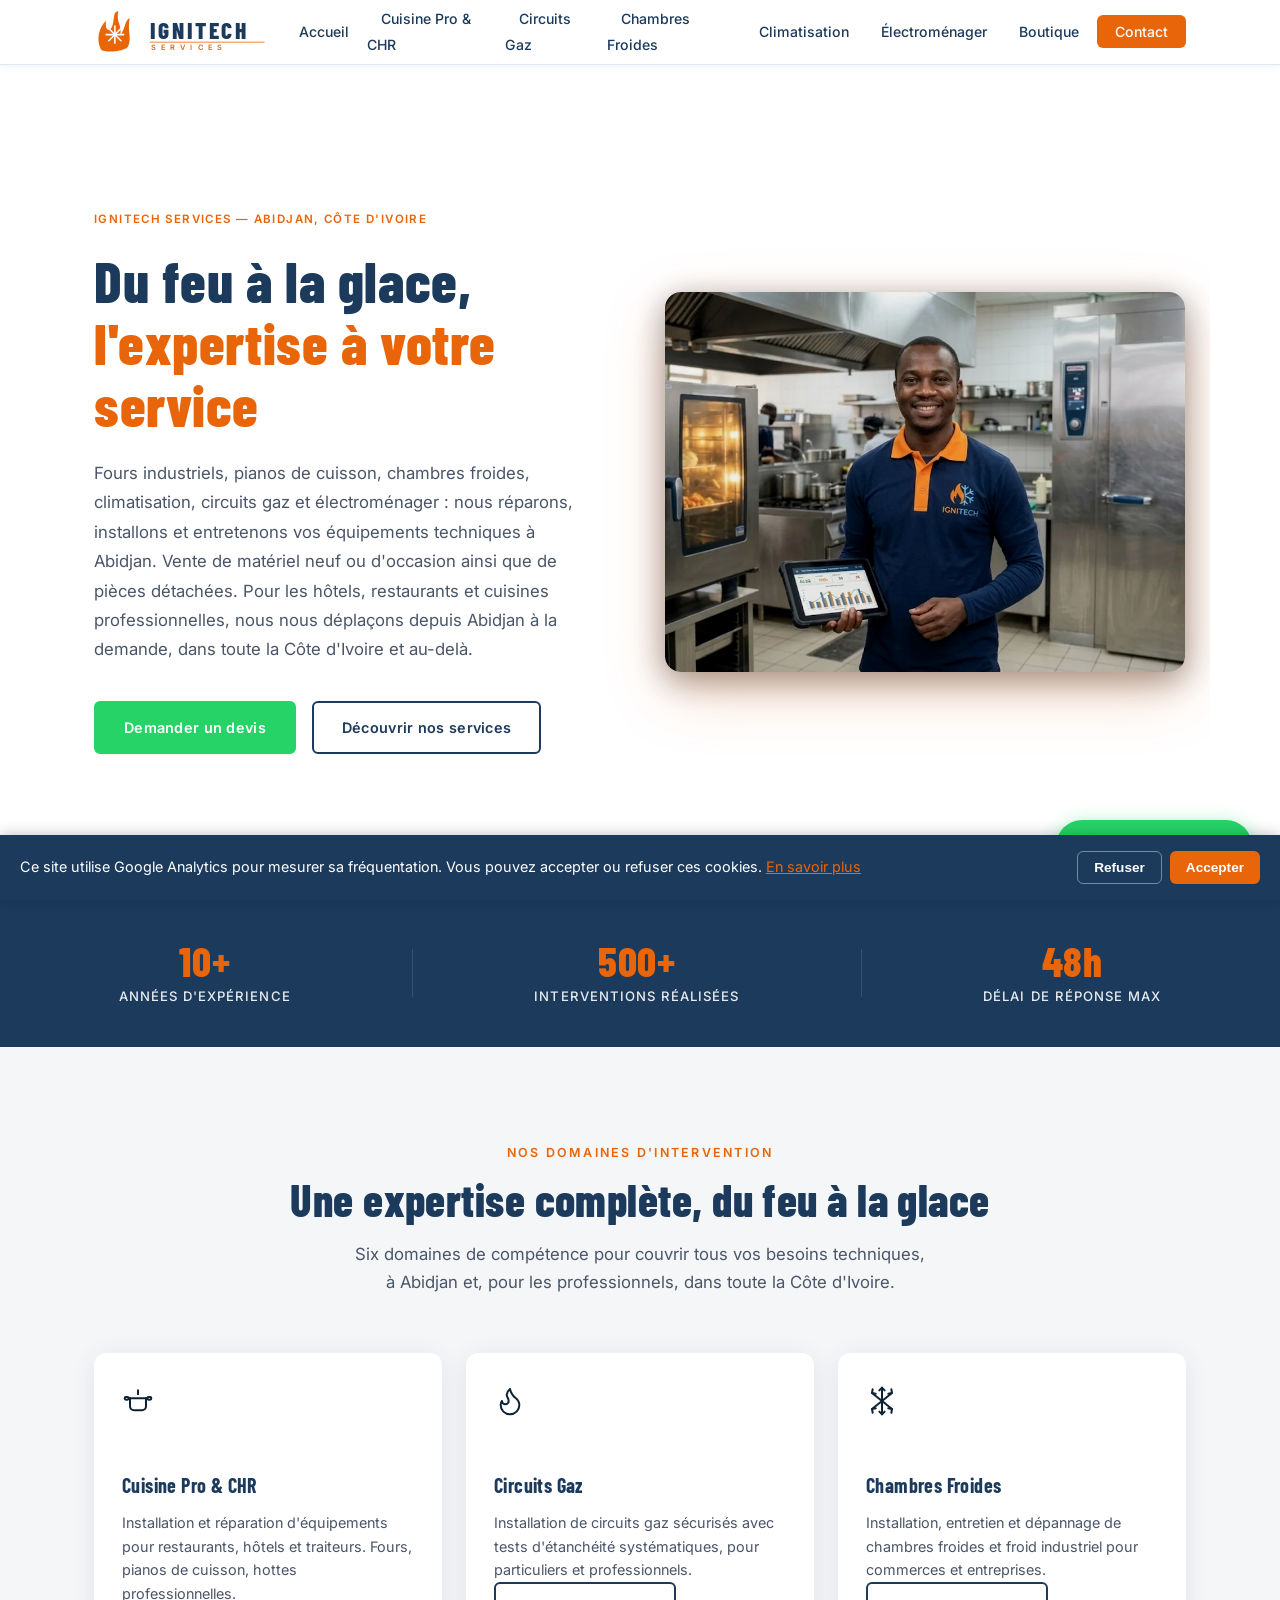
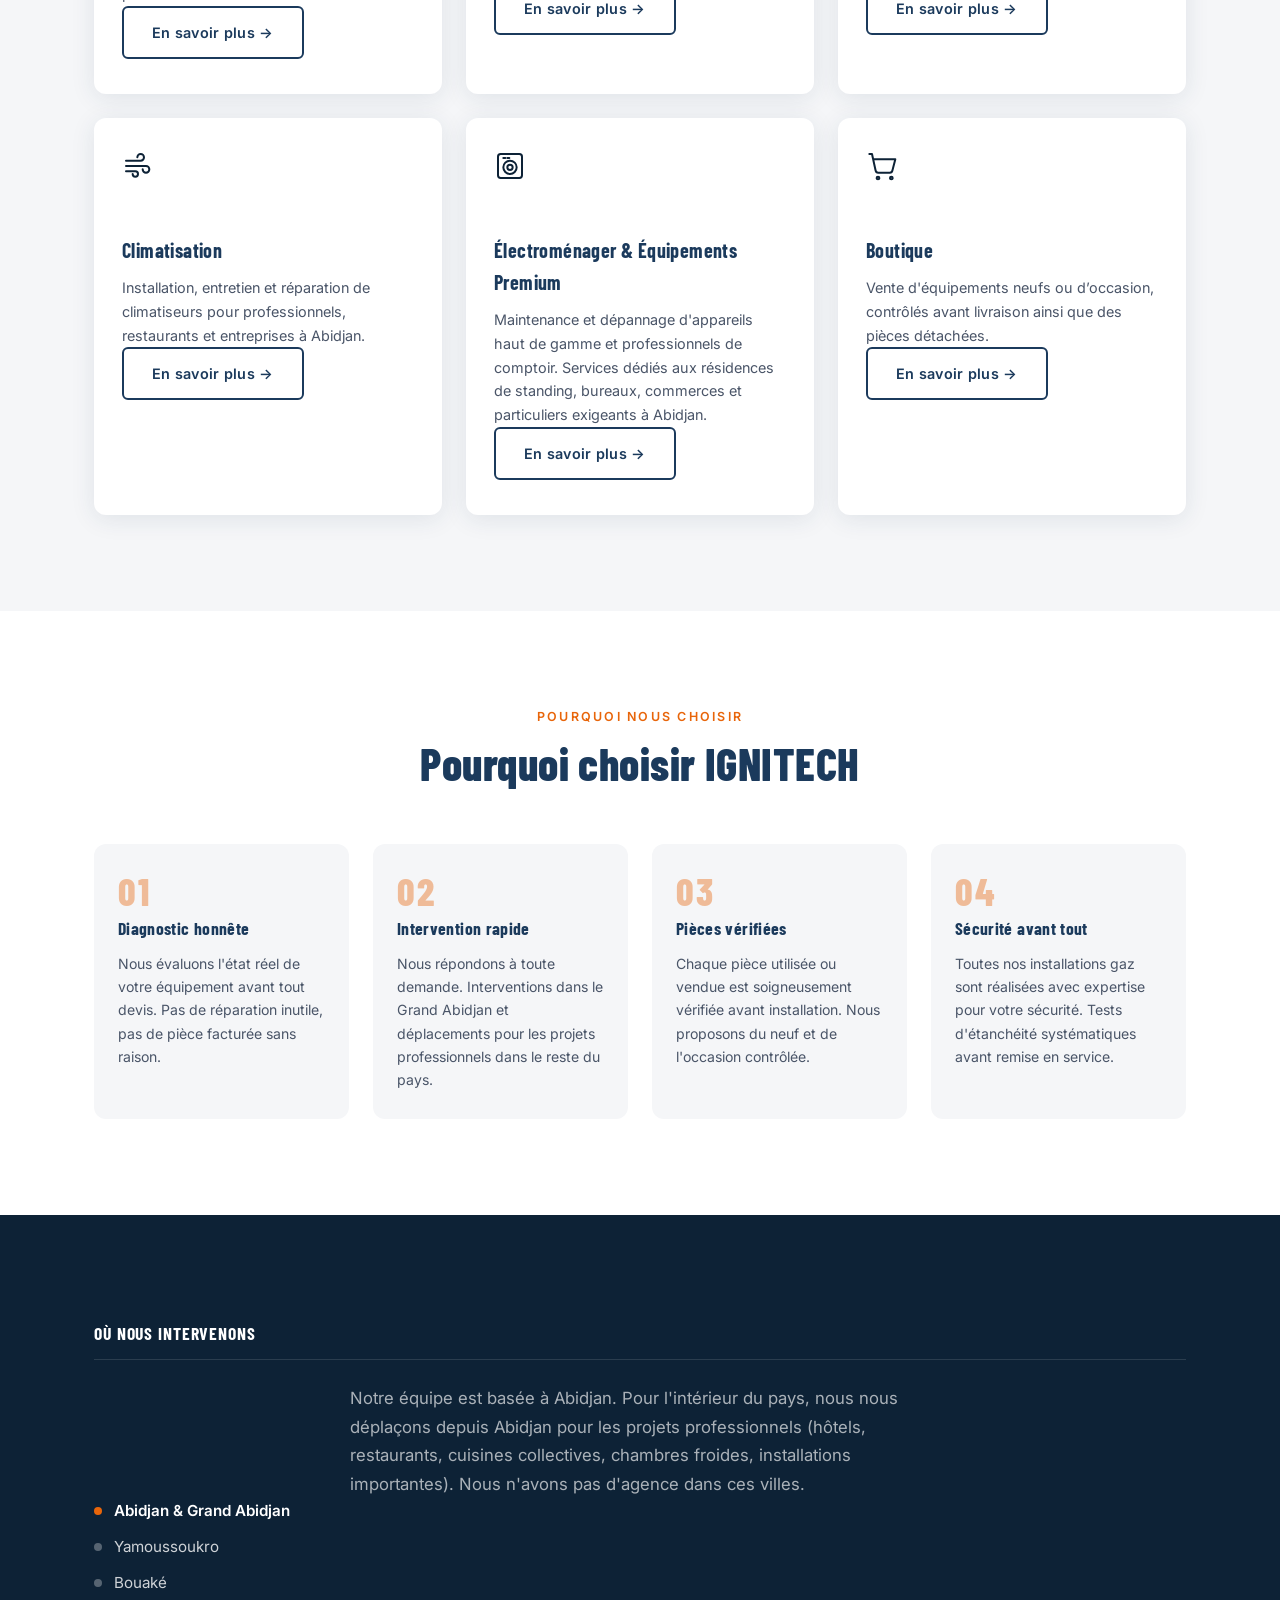
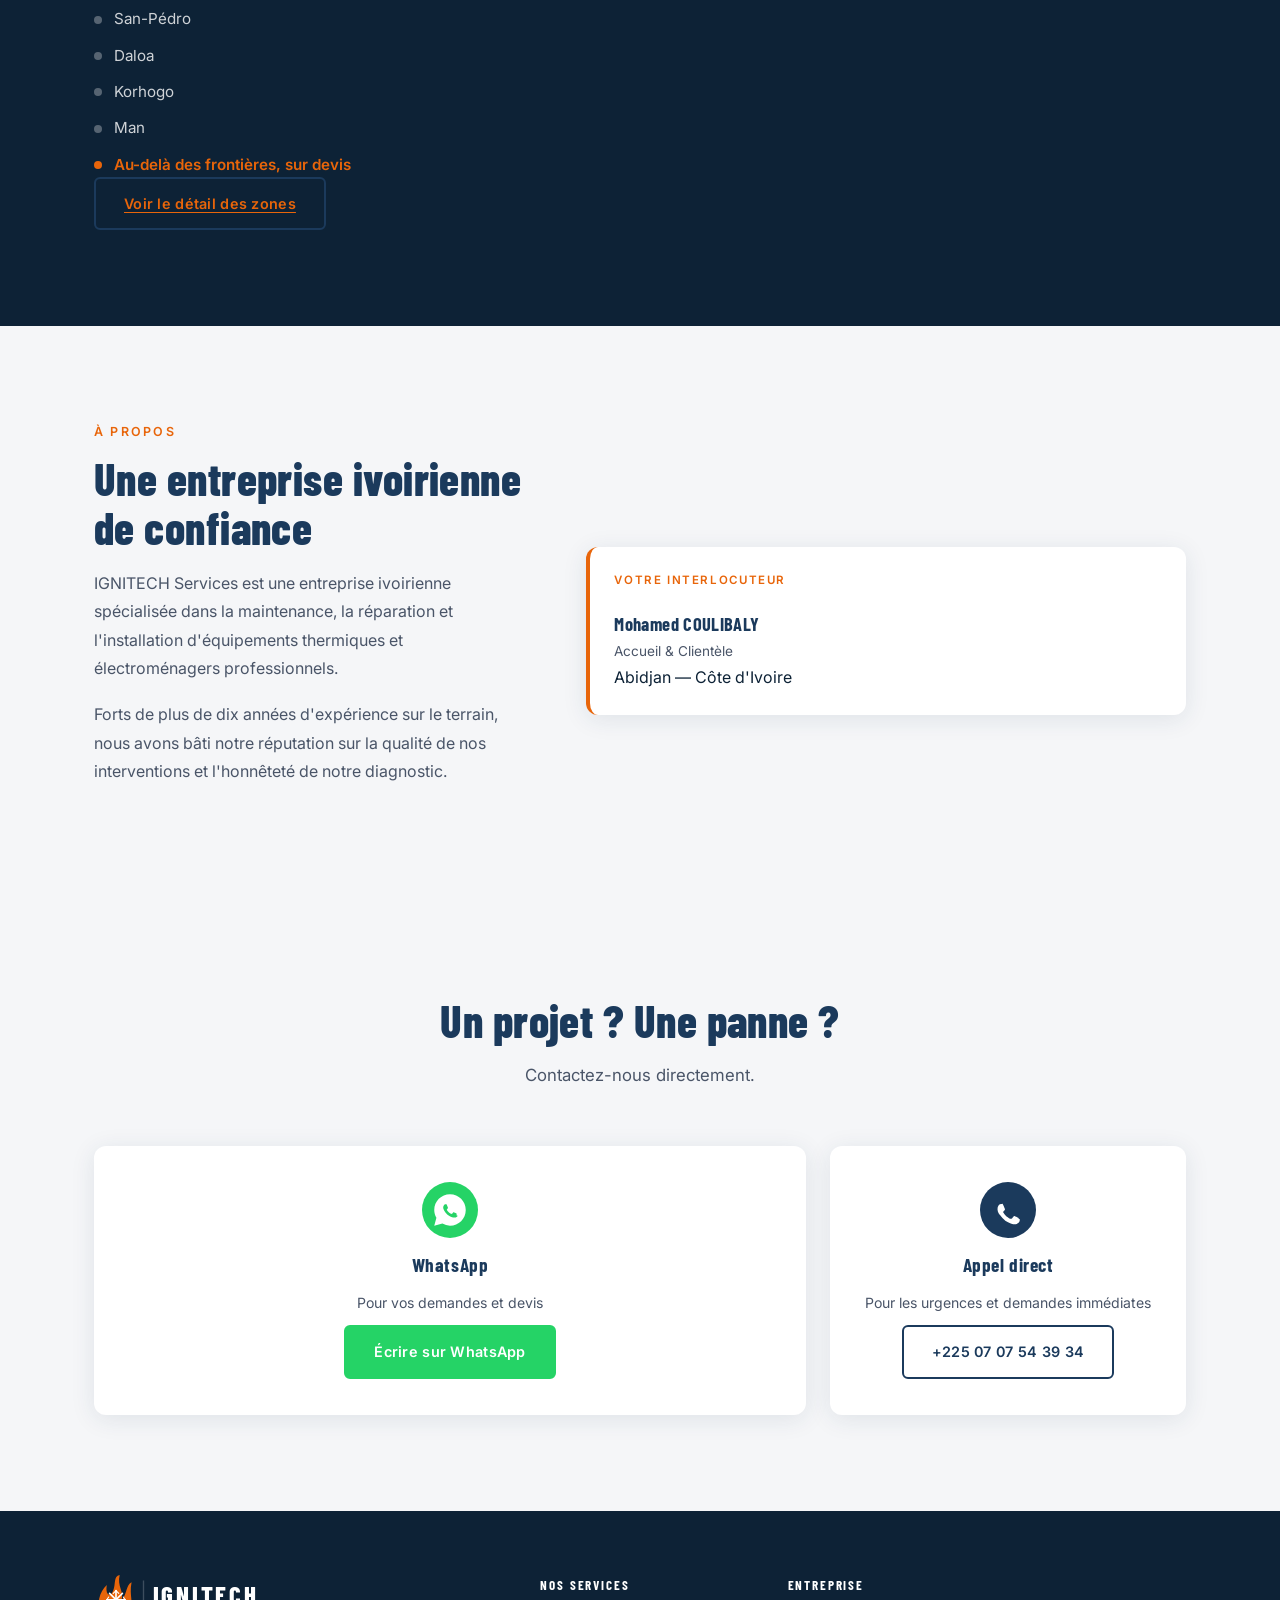
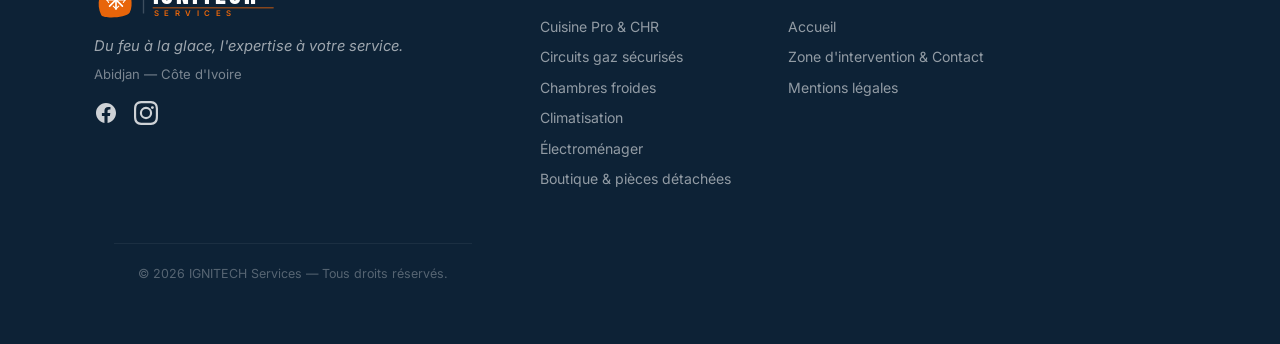
<file: index.html>
<!DOCTYPE html>
<html lang="fr">
<head>
<meta charset="UTF-8">
<meta name="viewport" content="width=device-width, initial-scale=1.0">
<title>IGNITECH Services — Réparation & Installation d'Équipements Abidjan</title>
<meta name="description" content="IGNITECH Services, basé à Abidjan : chambres froides, cuisine pro, circuits gaz, climatisation, électroménager. Déplacements en Côte d'Ivoire pour les projets professionnels. Vente neuf et occasion.">
<meta name="robots" content="index, follow">
<link rel="canonical" href="https://ignitechservices.com/">

<!-- Open Graph -->
<meta property="og:type" content="website">
<meta property="og:title" content="IGNITECH Services | Du feu à la glace, l'expertise à votre service">
<meta property="og:description" content="Réparation, installation et vente d'équipements techniques à Abidjan : chambres froides, cuisine pro, circuits gaz, climatisation, électroménager.">
<meta property="og:image" content="https://ignitechservices.com/technicien-diagnostic-four-abidjan-og.jpg">
<meta property="og:image:width" content="1200">
<meta property="og:image:height" content="630">
<meta property="og:url" content="https://ignitechservices.com/">
<meta property="og:locale" content="fr_FR">

<!-- Twitter Card -->
<meta name="twitter:card" content="summary_large_image">
<meta name="twitter:title" content="IGNITECH Services | Du feu à la glace, l'expertise à votre service">
<meta name="twitter:description" content="Réparation, installation et vente d'équipements techniques à Abidjan : chambres froides, cuisine pro, circuits gaz, climatisation, électroménager.">
<meta name="twitter:image" content="https://ignitechservices.com/technicien-diagnostic-four-abidjan-og.jpg">

<!-- Schema.org LocalBusiness -->
<script type="application/ld+json">
{
  "@context": "https://schema.org",
  "@type": "LocalBusiness",
  "name": "IGNITECH Services",
    "description": "Spécialiste en réparation de fours industriels, chambres froides et électroménagers. Installation de circuits gaz, hottes et climatisation. Vente d’équipements complets neufs et occasion ainsi que de pièces détachées. Basé à Abidjan Treichville, avec déplacements en Côte d'Ivoire pour les projets professionnels (hôtels, restaurants, cuisines collectives).",
  "telephone": "+2250767010286",
  "email": "contact@ignitechservices.com",
  "address": {"@type": "PostalAddress", "addressLocality": "Abidjan", "addressCountry": "CI"},
  "geo": {"@type": "GeoCoordinates", "latitude": "5.2985", "longitude": "-4.0087"},
  "areaServed": {"@type": "Country", "name": "Côte d'Ivoire"},
"contactPoint": { "@type": "ContactPoint", "telephone": "+2250767010286", "contactType": "customer service", "availableLanguage": ["French"] },
"image": "https://ignitechservices.com/technicien-diagnostic-four-abidjan.webp",
"url": "https://ignitechservices.com/"
}
</script>

<!-- Sécurité -->
<meta http-equiv="X-Content-Type-Options" content="nosniff">
<meta http-equiv="Referrer-Policy" content="strict-origin-when-cross-origin">

<link rel="manifest" href="manifest.json">
<link rel="icon" href="favicon.ico" sizes="any">
<link rel="apple-touch-icon" href="apple-touch-icon.png">
<meta name="theme-color" content="#1B3A5C">

<!-- Google Fonts -->
<link rel="preconnect" href="https://fonts.googleapis.com">
<link rel="preconnect" href="https://fonts.gstatic.com" crossorigin>
<link href="https://fonts.googleapis.com/css2?family=Barlow+Condensed:wght@500;600;700;800&family=Inter:wght@400;500;600;700&display=swap" rel="stylesheet">

<link rel="stylesheet" href="style.css">

<!-- Google Analytics -->
<script>
  window.dataLayer = window.dataLayer || [];
  function gtag(){dataLayer.push(arguments);}
  gtag('consent', 'default', {
    'analytics_storage': localStorage.getItem('ignitech_cookie_consent') === 'accepted' ? 'granted' : 'denied'
  });
</script>
<script async src="https://www.googletagmanager.com/gtag/js?id=G-MSWYDD2F9G"></script>
<script>
  gtag('js', new Date());
  gtag('config', 'G-MSWYDD2F9G');
</script>
</head>
<body>

<!-- ===== HEADER / NAVIGATION ===== -->
<header class="nav-header">
<div class="nav-container">
<a href="index.html" class="nav-logo" aria-label="IGNITECH Services - Accueil">
<svg class="logo-svg" viewBox="0 0 220 48" xmlns="http://www.w3.org/2000/svg" aria-label="IGNITECH Services">
<path d="M8 44 C2 32 6 18 14 11 C12 22 18 25 21 17 C24 10 21 1 28 0 C25 13 33 17 30 28 C36 21 35 11 41 8 C38 23 44 31 39 41 C35 47 11 48 8 44Z" fill="#E8650A"/>
<line x1="24" y1="17" x2="24" y2="37" stroke="white" stroke-width="1.8" stroke-linecap="round"/>
<line x1="14" y1="27" x2="34" y2="27" stroke="white" stroke-width="1.8" stroke-linecap="round"/>
<line x1="17" y1="20" x2="31" y2="34" stroke="white" stroke-width="1.8" stroke-linecap="round"/>
<line x1="31" y1="20" x2="17" y2="34" stroke="white" stroke-width="1.8" stroke-linecap="round"/>
<text x="64" y="32" font-family="Barlow Condensed, sans-serif" font-size="27" font-weight="800" fill="#1B3A5C" letter-spacing="3">IGNITECH</text>
<rect x="64" y="35" width="132" height="1.5" fill="#E8650A" opacity="0.6"/>
<text x="65" y="45" font-family="Inter, sans-serif" font-size="8.5" font-weight="600" fill="#E8650A" letter-spacing="6">SERVICES</text>
</svg>
</a>
<button class="nav-toggle" id="nav-toggle" aria-label="Ouvrir le menu" aria-expanded="false" aria-controls="nav-menu">
<span class="nav-toggle-bar"></span>
<span class="nav-toggle-bar"></span>
<span class="nav-toggle-bar"></span>
</button>
<ul class="nav-menu" id="nav-menu" role="list">
<li><a href="index.html" class="nav-link">Accueil</a></li>
<li><a href="cuisine-professionnelle-chr.html" class="nav-link">Cuisine Pro & CHR</a></li>
<li><a href="installation-circuit-gaz.html" class="nav-link">Circuits Gaz</a></li>
<li><a href="froid-industriel-chambre-froide.html" class="nav-link">Chambres Froides</a></li>
<li><a href="climatisation-abidjan.html" class="nav-link">Climatisation</a></li>
<li><a href="reparation-electromenager.html" class="nav-link">Électroménager</a></li>
<li><a href="boutique-pieces-equipements.html" class="nav-link">Boutique</a></li>
<li><a href="zone-intervention-contact.html" class="nav-link nav-link--cta">Contact</a></li>
</ul>
</div>
</header>
<!-- ===== HERO ===== -->
<section class="hero" id="hero">
<div class="hero-bg"></div>
<span class="hero-flame-large" aria-hidden="true"></span>
<span class="hero-flame-small" aria-hidden="true"></span>
<div class="hero-content">
<p class="hero-eyebrow">IGNITECH SERVICES — ABIDJAN, CÔTE D'IVOIRE</p>
<h1 class="hero-title">Du feu à la glace, <span class="hero-title--accent">l'expertise à votre service</span></h1>
<p class="hero-subtitle">Fours industriels, pianos de cuisson, chambres froides, climatisation, circuits gaz et électroménager : nous réparons, installons et entretenons vos équipements techniques à Abidjan. Vente de matériel neuf ou d'occasion ainsi que de pièces détachées. Pour les hôtels, restaurants et cuisines professionnelles, nous nous déplaçons depuis Abidjan à la demande, dans toute la Côte d'Ivoire et au-delà.</p>
  <div class="hero-actions">
<a href="https://wa.me/2250767010286?text=Bonjour%20IGNITECH%20Services%2C%20je%20souhaite%20un%20devis." class="btn btn--whatsapp" target="_blank" rel="noopener noreferrer">Demander un devis</a>
<a href="#services" class="btn btn--secondary">Découvrir nos services</a>
</div>
</div>
<div class="hero-visual">
  <img src="technicien-diagnostic-four-abidjan.webp" alt="Technicien IGNITECH Services dans une cuisine professionnelle équipée" class="hero-img" width="1200" height="675" loading="eager">
</div>
</section>

<!-- ===== STATS ===== -->
<section class="stats">
<div class="stats-container">
<div class="stat-item">
<span class="stat-number">10+</span>
<span class="stat-label">Années d'expérience</span>
</div>
<span class="stat-divider" aria-hidden="true"></span>
<div class="stat-item">
<span class="stat-number">500+</span>
<span class="stat-label">Interventions réalisées</span>
</div>
<span class="stat-divider" aria-hidden="true"></span>
<div class="stat-item">
  <span class="stat-number">48h</span>
<span class="stat-label">Délai de réponse max</span>
</div>
</div>
</section>
<!-- ===== NOS DOMAINES D'INTERVENTION ===== -->
<section class="services" id="services">
<div class="section-container">
<div class="section-header">
<p class="section-eyebrow">NOS DOMAINES D'INTERVENTION</p>
<h2 class="section-title">Une expertise complète, du feu à la glace</h2>
<p class="section-subtitle">Six domaines de compétence pour couvrir tous vos besoins techniques, à Abidjan et, pour les professionnels, dans toute la Côte d'Ivoire.</p></div>
<div class="services-grid">

<article class="service-card">
  <div class="service-icon" aria-hidden="true">
    <svg xmlns="http://www.w3.org/2000/svg" width="32" height="32" viewBox="0 0 24 24" fill="none" stroke="currentColor" stroke-width="1.5" stroke-linecap="round" stroke-linejoin="round">
      <path d="M5 10h14"/>
      <path d="M6 10v6a3 3 0 0 0 3 3h6a3 3 0 0 0 3-3v-6"/>
      <rect x="2" y="9" width="3" height="2" rx="1"/>
      <rect x="19" y="9" width="3" height="2" rx="1"/>
      <line x1="12" y1="4" x2="12" y2="7"/>
    </svg>
  </div>
  <h3 class="service-name">Cuisine Pro & CHR</h3>
  <p class="service-desc">Installation et réparation d'équipements pour restaurants, hôtels et traiteurs. Fours, pianos de cuisson, hottes professionnelles.</p>
  <a href="cuisine-professionnelle-chr.html" class="btn btn--secondary">En savoir plus →</a>
</article>

<article class="service-card">
  <div class="service-icon" aria-hidden="true">
 <svg xmlns="http://www.w3.org/2000/svg" width="32" height="32" viewBox="0 0 24 24" fill="none" stroke="currentColor" stroke-width="1.5" stroke-linecap="round" stroke-linejoin="round">
  <path d="M8.5 14.5A2.5 2.5 0 0 0 11 12c0-1.38-.5-2-1-3-1.072-2.143-.224-4.054 2-6 .5 2.5 2 4.9 4 6.5 2 1.6 3 3.5 3 5.5a7 7 0 1 1-14 0c0-1.153.433-2.294 1-3a2.5 2.5 0 0 0 2.5 2.5z" />
</svg>
  </div>
  <h3 class="service-name">Circuits Gaz</h3>
  <p class="service-desc">Installation de circuits gaz sécurisés avec tests d'étanchéité systématiques, pour particuliers et professionnels.</p>
  <a href="installation-circuit-gaz.html" class="btn btn--secondary">En savoir plus →</a>
</article>
<article class="service-card">
  <div class="service-icon" aria-hidden="true">
    <svg xmlns="http://www.w3.org/2000/svg" width="32" height="32" viewBox="0 0 24 24" fill="none" stroke="currentColor" stroke-width="1.5" stroke-linecap="round" stroke-linejoin="round">
      <line x1="12" y1="2" x2="12" y2="22"/>
      <line x1="4.5" y1="6" x2="19.5" y2="18"/>
      <line x1="4.5" y1="18" x2="19.5" y2="6"/>
      <path d="M12 2l-2 2m2-2l2 2"/>
      <path d="M12 22l-2-2m2 2l2-2"/>
      <path d="M4.5 6l2.8.5m-2.8-.5l.5-2.8"/>
      <path d="M19.5 18l-2.8-.5m2.8.5l-.5 2.8"/>
      <path d="M19.5 6l-2.8.5m2.8-.5l-.5-2.8"/>
      <path d="M4.5 18l2.8-.5m-2.8.5l.5 2.8"/>
    </svg>
  </div>
  <h3 class="service-name">Chambres Froides</h3>
  <p class="service-desc">Installation, entretien et dépannage de chambres froides et froid industriel pour commerces et entreprises.</p>
  <a href="froid-industriel-chambre-froide.html" class="btn btn--secondary">En savoir plus →</a>
</article>

<article class="service-card">
  <div class="service-icon" aria-hidden="true">
    <svg xmlns="http://www.w3.org/2000/svg" width="32" height="32" viewBox="0 0 24 24" fill="none" stroke="currentColor" stroke-width="1.5" stroke-linecap="round" stroke-linejoin="round">
      <path d="M3 8h11a2.5 2.5 0 1 0-2.5-2.5"/>
      <path d="M3 12h15a2.5 2.5 0 1 1-2.5 2.5"/>
      <path d="M3 16h7a2 2 0 1 1-2 2"/>
    </svg>
  </div>
  <h3 class="service-name">Climatisation</h3>
  <p class="service-desc">Installation, entretien et réparation de climatiseurs pour professionnels, restaurants et entreprises à Abidjan.</p>
  <a href="climatisation-abidjan.html" class="btn btn--secondary">En savoir plus →</a>
</article>

<article class="service-card">
  <div class="service-icon" aria-hidden="true">
  <svg xmlns="http://www.w3.org/2000/svg" width="32" height="32" viewBox="0 0 24 24" fill="none" stroke="currentColor" stroke-width="1.5" stroke-linecap="round" stroke-linejoin="round">
    <rect x="3" y="3" width="18" height="18" rx="2"/>
    <circle cx="12" cy="13" r="5"/>
    <circle cx="12" cy="13" r="2"/>
    <line x1="7" y1="6" x2="8.5" y2="6"/>
    <line x1="10" y1="6" x2="11.5" y2="6"/>
  </svg>
  </div>
  <h3 class="service-name">Électroménager & Équipements Premium</h3>
  <p class="service-desc">Maintenance et dépannage d'appareils haut de gamme et professionnels de comptoir. Services dédiés aux résidences de standing, bureaux, commerces et particuliers exigeants à Abidjan.</p>
  <a href="reparation-electromenager.html" class="btn btn--secondary">En savoir plus →</a>
</article>

<article class="service-card">
  <div class="service-icon" aria-hidden="true">
    <svg xmlns="http://www.w3.org/2000/svg" width="32" height="32" viewBox="0 0 24 24" fill="none" stroke="currentColor" stroke-width="1.5" stroke-linecap="round" stroke-linejoin="round">
      <circle cx="9" cy="21" r="1"/>
      <circle cx="19" cy="21" r="1"/>
      <path d="M2.5 3h2l2.7 12.4a2 2 0 0 0 2 1.6h8.6a2 2 0 0 0 2-1.6L22 7H5.5"/>
    </svg>
  </div>
  <h3 class="service-name">Boutique</h3>
  <p class="service-desc">Vente d'équipements neufs ou d’occasion, contrôlés avant livraison ainsi que des pièces détachées.</p>
  <a href="boutique-pieces-equipements.html" class="btn btn--secondary">En savoir plus →</a>
</article>

</div>
</div>
</section>
<!-- ===== POURQUOI CHOISIR IGNITECH ===== -->
<section class="pourquoi">
<div class="section-container">
<div class="section-header">
<p class="section-eyebrow">POURQUOI NOUS CHOISIR</p>
<h2 class="section-title">Pourquoi choisir IGNITECH</h2>
</div>
<div class="pourquoi-grid">

<div class="pourquoi-card">
<span class="pourquoi-number">01</span>
<h3 class="pourquoi-title">Diagnostic honnête</h3>
<p class="pourquoi-desc">Nous évaluons l'état réel de votre équipement avant tout devis. Pas de réparation inutile, pas de pièce facturée sans raison.</p>
</div>

<div class="pourquoi-card">
<span class="pourquoi-number">02</span>
<h3 class="pourquoi-title">Intervention rapide</h3>
<p class="pourquoi-desc">Nous répondons à toute demande. Interventions dans le Grand Abidjan et déplacements pour les projets professionnels dans le reste du pays.</p>
</div>

<div class="pourquoi-card">
<span class="pourquoi-number">03</span>
<h3 class="pourquoi-title">Pièces vérifiées</h3>
<p class="pourquoi-desc">Chaque pièce utilisée ou vendue est soigneusement vérifiée avant installation. Nous proposons du neuf et de l'occasion contrôlée.</p>
</div>

<div class="pourquoi-card">
<span class="pourquoi-number">04</span>
<h3 class="pourquoi-title">Sécurité avant tout</h3>
<p class="pourquoi-desc">Toutes nos installations gaz sont réalisées avec expertise pour votre sécurité. Tests d'étanchéité systématiques avant remise en service.</p>
</div>

</div>
</div>
</section>
<!-- ===== ZONES COUVERTES ===== -->
<section class="intervention">
<div class="section-container">
<div class="intervention-zones">
<h2 class="intervention-zones-title">Où nous intervenons</h2>
<p class="section-subtitle">Notre équipe est basée à Abidjan. Pour l'intérieur du pays, nous nous déplaçons depuis Abidjan pour les projets professionnels (hôtels, restaurants, cuisines collectives, chambres froides, installations importantes). Nous n'avons pas d'agence dans ces villes.</p>
<div class="zones-grid">
<div class="zone-item zone-item--primary">
<span class="zone-dot"></span> Abidjan & Grand Abidjan
</div>
<div class="zone-item"><span class="zone-dot"></span> Yamoussoukro</div>
<div class="zone-item"><span class="zone-dot"></span> Bouaké</div>
<div class="zone-item"><span class="zone-dot"></span> San-Pédro</div>
<div class="zone-item"><span class="zone-dot"></span> Daloa</div>
<div class="zone-item"><span class="zone-dot"></span> Korhogo</div>
<div class="zone-item"><span class="zone-dot"></span> Man</div>
<div class="zone-item zone-item--beyond"><span class="zone-dot zone-dot--beyond"></span> Au-delà des frontières, sur devis</div>
</div>
<a href="zone-intervention-contact.html" class="btn btn--secondary">Voir le détail des zones</a>
</div>
</div>
</section>
<!-- ===== À PROPOS ===== -->
<section class="apropos">
<div class="section-container">
<div class="apropos-inner">
<div class="apropos-text">
<p class="section-eyebrow">À PROPOS</p>
<h2 class="section-title">Une entreprise ivoirienne de confiance</h2>
<p class="apropos-desc">IGNITECH Services est une entreprise ivoirienne spécialisée dans la maintenance, la réparation et l'installation d'équipements thermiques et électroménagers professionnels.</p>
<p class="apropos-desc">Forts de plus de dix années d'expérience sur le terrain, nous avons bâti notre réputation sur la qualité de nos interventions et l'honnêteté de notre diagnostic.</p>
</div>
<div class="apropos-contact-info">
<p class="contact-label">Votre interlocuteur</p>
<p class="contact-person">
<span class="contact-name">Mohamed COULIBALY</span>
<span class="contact-role">Accueil & Clientèle</span>
<span class="contact-location">Abidjan — Côte d'Ivoire</span>
</p>
</div>
</div>
</div>
</section>
<!-- ===== CTA FINALE ===== -->
<section class="contact" id="contact">
<div class="section-container">
<div class="section-header">
<h2 class="section-title">Un projet ? Une panne ?</h2>
<p class="section-subtitle">Contactez-nous directement.</p>
</div>
<div class="contact-content">
  <div class="contact-card">
    <div class="contact-card-icon" aria-hidden="true">
      <svg viewBox="0 0 48 48" xmlns="http://www.w3.org/2000/svg" width="56" height="56">
        <circle cx="24" cy="24" r="24" fill="#25D366"/>
        <path fill="#fff" d="M24 10.5C16.55 10.5 10.5 16.55 10.5 24c0 2.37.64 4.67 1.85 6.69L10.5 37.5l6.97-1.83A13.43 13.43 0 0024 37.5c7.45 0 13.5-6.05 13.5-13.5S31.45 10.5 24 10.5zm6.6 18.4c-.28.78-1.62 1.5-2.22 1.56-.57.06-1.1.27-3.72-.78-3.13-1.25-5.13-4.44-5.28-4.65-.15-.21-1.22-1.63-1.22-3.1 0-1.47.77-2.19 1.04-2.49.28-.3.6-.37.8-.37.2 0 .4.002.58.01.18.008.44-.07.68.52.25.6.84 2.06.91 2.21.08.15.13.33.03.53-.1.2-.15.32-.3.5-.14.17-.3.38-.43.51-.14.14-.29.29-.12.57.16.28.73 1.2 1.57 1.95 1.08.96 1.99 1.26 2.27 1.4.28.14.44.12.6-.07.17-.2.7-.82.89-1.1.18-.28.37-.23.62-.14.25.09 1.6.75 1.87.89.28.14.46.2.53.32.07.11.07.65-.2 1.43z"/>
      </svg>
    </div>
    <h3 class="contact-card-title">WhatsApp</h3>
    <p class="contact-card-info">Pour vos demandes et devis</p>
    <a href="https://wa.me/2250767010286?text=Bonjour%20IGNITECH%20Services%2C%20je%20souhaite%20un%20devis." class="btn btn--whatsapp" target="_blank" rel="noopener noreferrer" aria-label="Contacter IGNITECH Services sur WhatsApp">
      Écrire sur WhatsApp
    </a>
  </div>
  <div class="contact-card">
    <div class="contact-card-icon" aria-hidden="true">
      <svg viewBox="0 0 32 32" xmlns="http://www.w3.org/2000/svg" width="56" height="56">
        <circle cx="16" cy="16" r="16" fill="#1B3A5C"/>
        <path d="M22 20.5c-.3-.2-1.8-.9-2.1-1-.3-.1-.5-.2-.7.2-.2.3-.8 1-1 1.2-.2.2-.4.2-.7.1-.3-.1-1.3-.5-2.5-1.5-.9-.8-1.5-1.8-1.7-2.1-.2-.3 0-.5.1-.6.1-.1.3-.4.5-.5.2-.2.2-.3.3-.5.1-.2.1-.4 0-.5-.1-.1-.7-1.7-1-2.3-.2-.6-.5-.5-.7-.5h-.6c-.2 0-.5.1-.8.4-.3.3-1.1 1.1-1.1 2.6s1.1 3 1.3 3.2c.2.2 2.2 3.3 5.3 4.6.7.3 1.3.5 1.8.7.7.2 1.4.2 2 .1.6-.1 1.8-.7 2.1-1.4.3-.7.3-1.3.2-1.4-.1-.1-.3-.2-.6-.3z" fill="#fff"/>
      </svg>
    </div>
    <h3 class="contact-card-title">Appel direct</h3>
    <p class="contact-card-info">Pour les urgences et demandes immédiates</p>
    <a href="tel:+2250707543934" class="btn btn--secondary" aria-label="Appeler IGNITECH Services">
      +225 07 07 54 39 34
    </a>
  </div>
</div>
</section>
<!-- ===== FOOTER ===== -->
<footer class="footer" role="contentinfo">
<div class="footer-container">
<div class="footer-brand">
<svg class="footer-logo" viewBox="0 0 220 48" xmlns="http://www.w3.org/2000/svg" aria-label="IGNITECH Services">
<path d="M8 44 C2 32 6 18 14 11 C12 22 18 25 21 17 C24 10 21 1 28 0 C25 13 33 17 30 28 C36 21 35 11 41 8 C38 23 44 31 39 41 C35 47 11 48 8 44Z" fill="#E8650A"/>
<line x1="24" y1="17" x2="24" y2="37" stroke="white" stroke-width="1.8" stroke-linecap="round"/>
<line x1="14" y1="27" x2="34" y2="27" stroke="white" stroke-width="1.8" stroke-linecap="round"/>
<line x1="17" y1="20" x2="31" y2="34" stroke="white" stroke-width="1.8" stroke-linecap="round"/>
<line x1="31" y1="20" x2="17" y2="34" stroke="white" stroke-width="1.8" stroke-linecap="round"/>
<line x1="24" y1="17" x2="21" y2="20" stroke="white" stroke-width="1.2" stroke-linecap="round"/>
<line x1="24" y1="17" x2="27" y2="20" stroke="white" stroke-width="1.2" stroke-linecap="round"/>
<line x1="24" y1="37" x2="21" y2="34" stroke="white" stroke-width="1.2" stroke-linecap="round"/>
<line x1="24" y1="37" x2="27" y2="34" stroke="white" stroke-width="1.2" stroke-linecap="round"/>
<line x1="14" y1="27" x2="16" y2="24" stroke="white" stroke-width="1.2" stroke-linecap="round"/>
<line x1="14" y1="27" x2="16" y2="30" stroke="white" stroke-width="1.2" stroke-linecap="round"/>
<line x1="34" y1="27" x2="32" y2="24" stroke="white" stroke-width="1.2" stroke-linecap="round"/>
<line x1="34" y1="27" x2="32" y2="30" stroke="white" stroke-width="1.2" stroke-linecap="round"/>
<line x1="54" y1="6" x2="54" y2="42" stroke="rgba(255,255,255,0.2)" stroke-width="1.5"/>
<text x="64" y="32" font-family="Barlow Condensed, sans-serif" font-size="27" font-weight="800" fill="#ffffff" letter-spacing="3">IGNITECH</text>
<rect x="64" y="35" width="132" height="1.5" fill="#E8650A" opacity="0.6"/>
<text x="65" y="45" font-family="Inter, sans-serif" font-size="8.5" font-weight="600" fill="#E8650A" letter-spacing="6">SERVICES</text>
</svg>
<p class="footer-tagline">Du feu à la glace, l'expertise à votre service.</p>
<p class="footer-location">Abidjan — Côte d'Ivoire</p>
<div class="footer-social" aria-label="Réseaux sociaux IGNITECH Services">
<a href="https://www.facebook.com/share/18wUSMNf8Z/" target="_blank" rel="noopener noreferrer" aria-label="IGNITECH Services sur Facebook" class="footer-social-link">
<svg viewBox="0 0 24 24" width="24" height="24" fill="currentColor" aria-hidden="true">
<path d="M22 12c0-5.52-4.48-10-10-10S2 6.48 2 12c0 4.99 3.66 9.13 8.44 9.88v-6.99h-2.54V12h2.54V9.8c0-2.5 1.49-3.89 3.77-3.89 1.09 0 2.24.2 2.24.2v2.46h-1.26c-1.24 0-1.63.77-1.63 1.56V12h2.78l-.44 2.89h-2.34v6.99C18.34 21.13 22 16.99 22 12z"/>
</svg>
</a>
<a href="https://www.instagram.com/ignitech.services/" target="_blank" rel="noopener noreferrer" aria-label="IGNITECH Services sur Instagram" class="footer-social-link">
<svg viewBox="0 0 24 24" width="24" height="24" fill="currentColor" aria-hidden="true">
<path d="M12 2.16c3.2 0 3.58.01 4.85.07 3.25.15 4.77 1.69 4.92 4.92.06 1.27.07 1.65.07 4.85s-.01 3.58-.07 4.85c-.15 3.23-1.66 4.77-4.92 4.92-1.27.06-1.64.07-4.85.07s-3.58-.01-4.85-.07c-3.26-.15-4.77-1.7-4.92-4.92-.06-1.27-.07-1.65-.07-4.85s.02-3.58.07-4.85c.15-3.23 1.67-4.77 4.92-4.92 1.27-.06 1.65-.07 4.85-.07zM12 0C8.74 0 8.33.01 7.05.07c-4.35.2-6.78 2.62-6.98 6.98C0 8.33 0 8.74 0 12s.01 3.67.07 4.95c.2 4.36 2.62 6.78 6.98 6.98C8.33 24 8.74 24 12 24s3.67-.01 4.95-.07c4.35-.2 6.78-2.62 6.98-6.98.06-1.28.07-1.69.07-4.95s-.01-3.67-.07-4.95c-.2-4.35-2.62-6.78-6.98-6.98C15.67.01 15.26 0 12 0zm0 5.84A6.16 6.16 0 1 0 18.16 12 6.16 6.16 0 0 0 12 5.84zM12 16a4 4 0 1 1 4-4 4 4 0 0 1-4 4zm6.41-10.85a1.44 1.44 0 1 0 1.44 1.44 1.44 1.44 0 0 0-1.44-1.44z"/>
</svg>
</a>
</div>
</div>

<div class="footer-links">
<h4 class="footer-heading">Nos services</h4>
<ul role="list">
<li><a href="cuisine-professionnelle-chr.html" class="footer-link">Cuisine Pro & CHR</a></li>
<li><a href="installation-circuit-gaz.html" class="footer-link">Circuits gaz sécurisés</a></li>
<li><a href="froid-industriel-chambre-froide.html" class="footer-link">Chambres froides</a></li>
<li><a href="climatisation-abidjan.html" class="footer-link">Climatisation</a></li>
<li><a href="reparation-electromenager.html" class="footer-link">Électroménager</a></li>
<li><a href="boutique-pieces-equipements.html" class="footer-link">Boutique & pièces détachées</a></li>
</ul>
</div>

<div class="footer-links">
<h4 class="footer-heading">Entreprise</h4>
<ul role="list">
<li><a href="index.html" class="footer-link">Accueil</a></li>
<li><a href="zone-intervention-contact.html" class="footer-link">Zone d'intervention & Contact</a></li>
<li><a href="mentions-legales.html" class="footer-link">Mentions légales</a></li>
</ul>
</div>

<div class="footer-bottom">
<p class="footer-copy">
© <span id="annee"></span> IGNITECH Services — Tous droits réservés.
</p>
</div>
</div>
</footer>
<!-- ===== BOUTON WHATSAPP FLOTTANT ===== -->
<a
  href="https://wa.me/2250767010286?text=Bonjour%20IGNITECH%20Services%2C%20je%20souhaite%20un%20devis."
  class="whatsapp-float"
  target="_blank"
  rel="noopener noreferrer"
  aria-label="Contacter IGNITECH Services sur WhatsApp"
>
<svg viewBox="0 0 48 48" xmlns="http://www.w3.org/2000/svg" width="56" height="56">
  <circle cx="24" cy="24" r="24" fill="#25D366"/>
  <path fill="white" d="M35.2 12.8C32.4 10 28.8 8.4 24.9 8.4c-8 0-14.5 6.5-14.5 14.5 0 2.6.7 5.1 2 7.3L10 38l8-2.1c2.1 1.1 4.4 1.7 6.8 1.7 8 0 14.5-6.5 14.5-14.5.1-3.8-1.4-7.5-4.1-10.3zM24.9 35c-2.2 0-4.3-.6-6.2-1.7l-.4-.3-4.7 1.2 1.3-4.6-.3-.5c-1.2-2-1.9-4.2-1.9-6.6 0-6.6 5.4-12 12-12 3.2 0 6.2 1.3 8.5 3.5 2.3 2.3 3.5 5.2 3.5 8.4 0 6.8-5.4 12.6-11.8 12.6zm6.6-9c-.4-.2-2.1-1-2.4-1.1-.3-.1-.6-.2-.8.2-.2.4-.9 1.1-1.1 1.3-.2.2-.4.2-.8 0-.4-.2-1.6-.6-3-1.9-1.1-1-1.9-2.2-2.1-2.6-.2-.4 0-.6.2-.8l.5-.6c.2-.2.2-.4.3-.6.1-.2 0-.4 0-.6-.1-.2-.8-2-1.1-2.7-.3-.7-.6-.6-.8-.6h-.7c-.2 0-.6.1-.9.4-.3.3-1.2 1.2-1.2 2.9s1.2 3.4 1.4 3.6c.2.2 2.4 3.7 5.9 5.2.8.4 1.5.6 2 .7.8.2 1.6.2 2.2.1.7-.1 2.1-.8 2.4-1.7.3-.8.3-1.5.2-1.7-.1-.1-.3-.2-.7-.4z"/>
</svg>
    <span class="whatsapp-float-label">Demander un devis</span>
  </a>

<script src="script.js" defer></script>
</body>
</html>
</file>
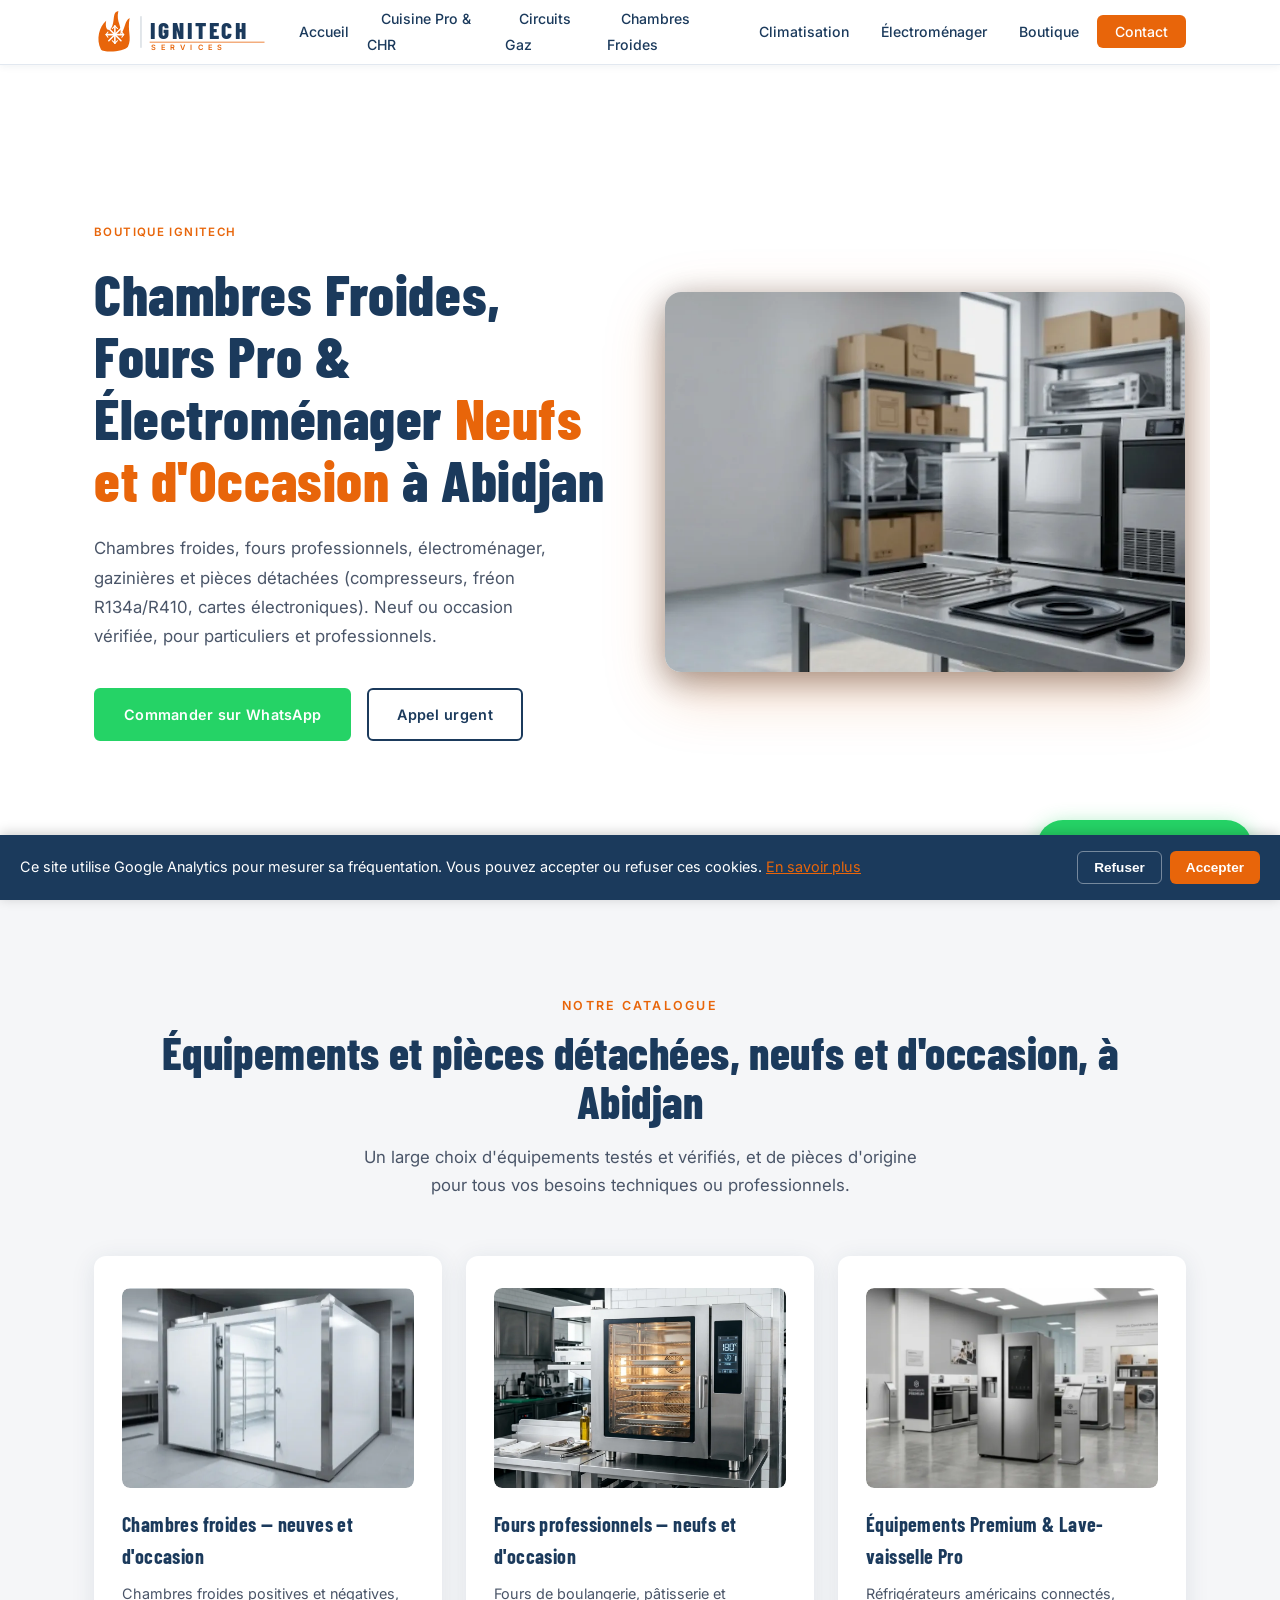
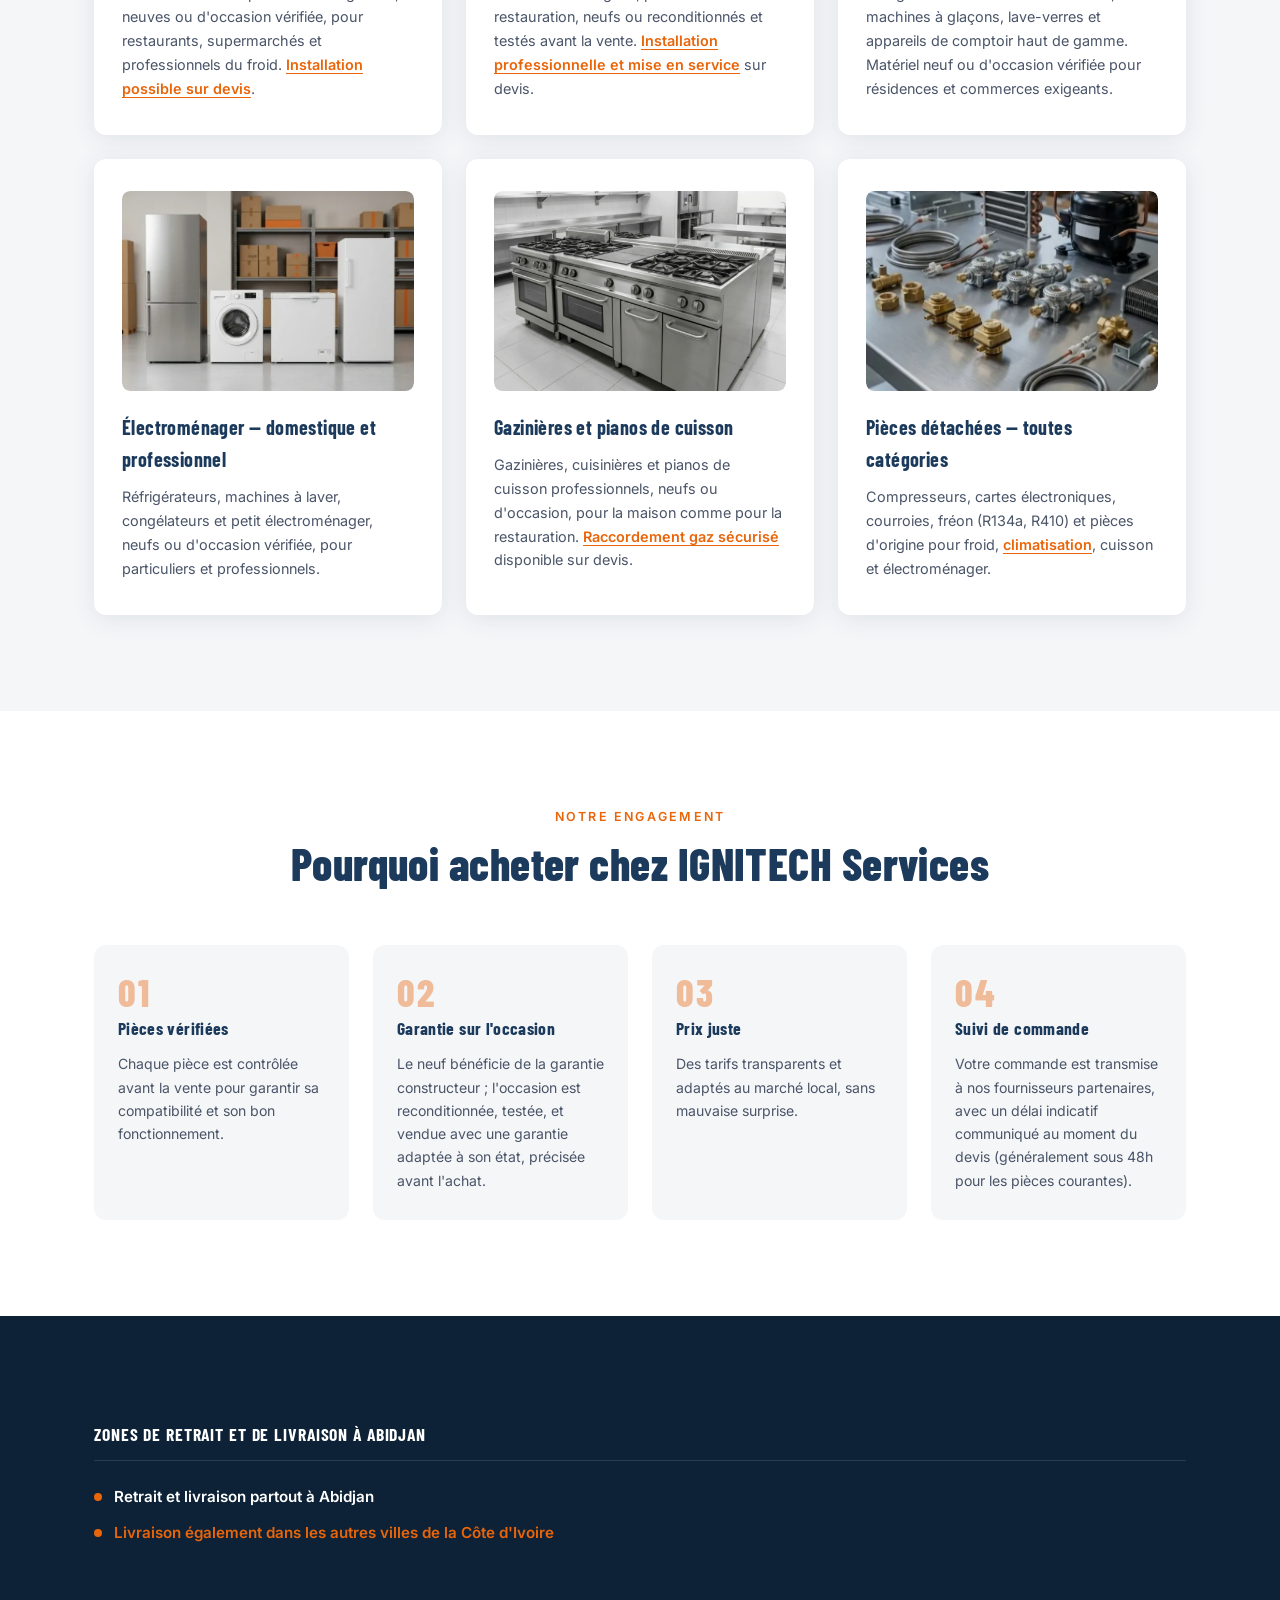
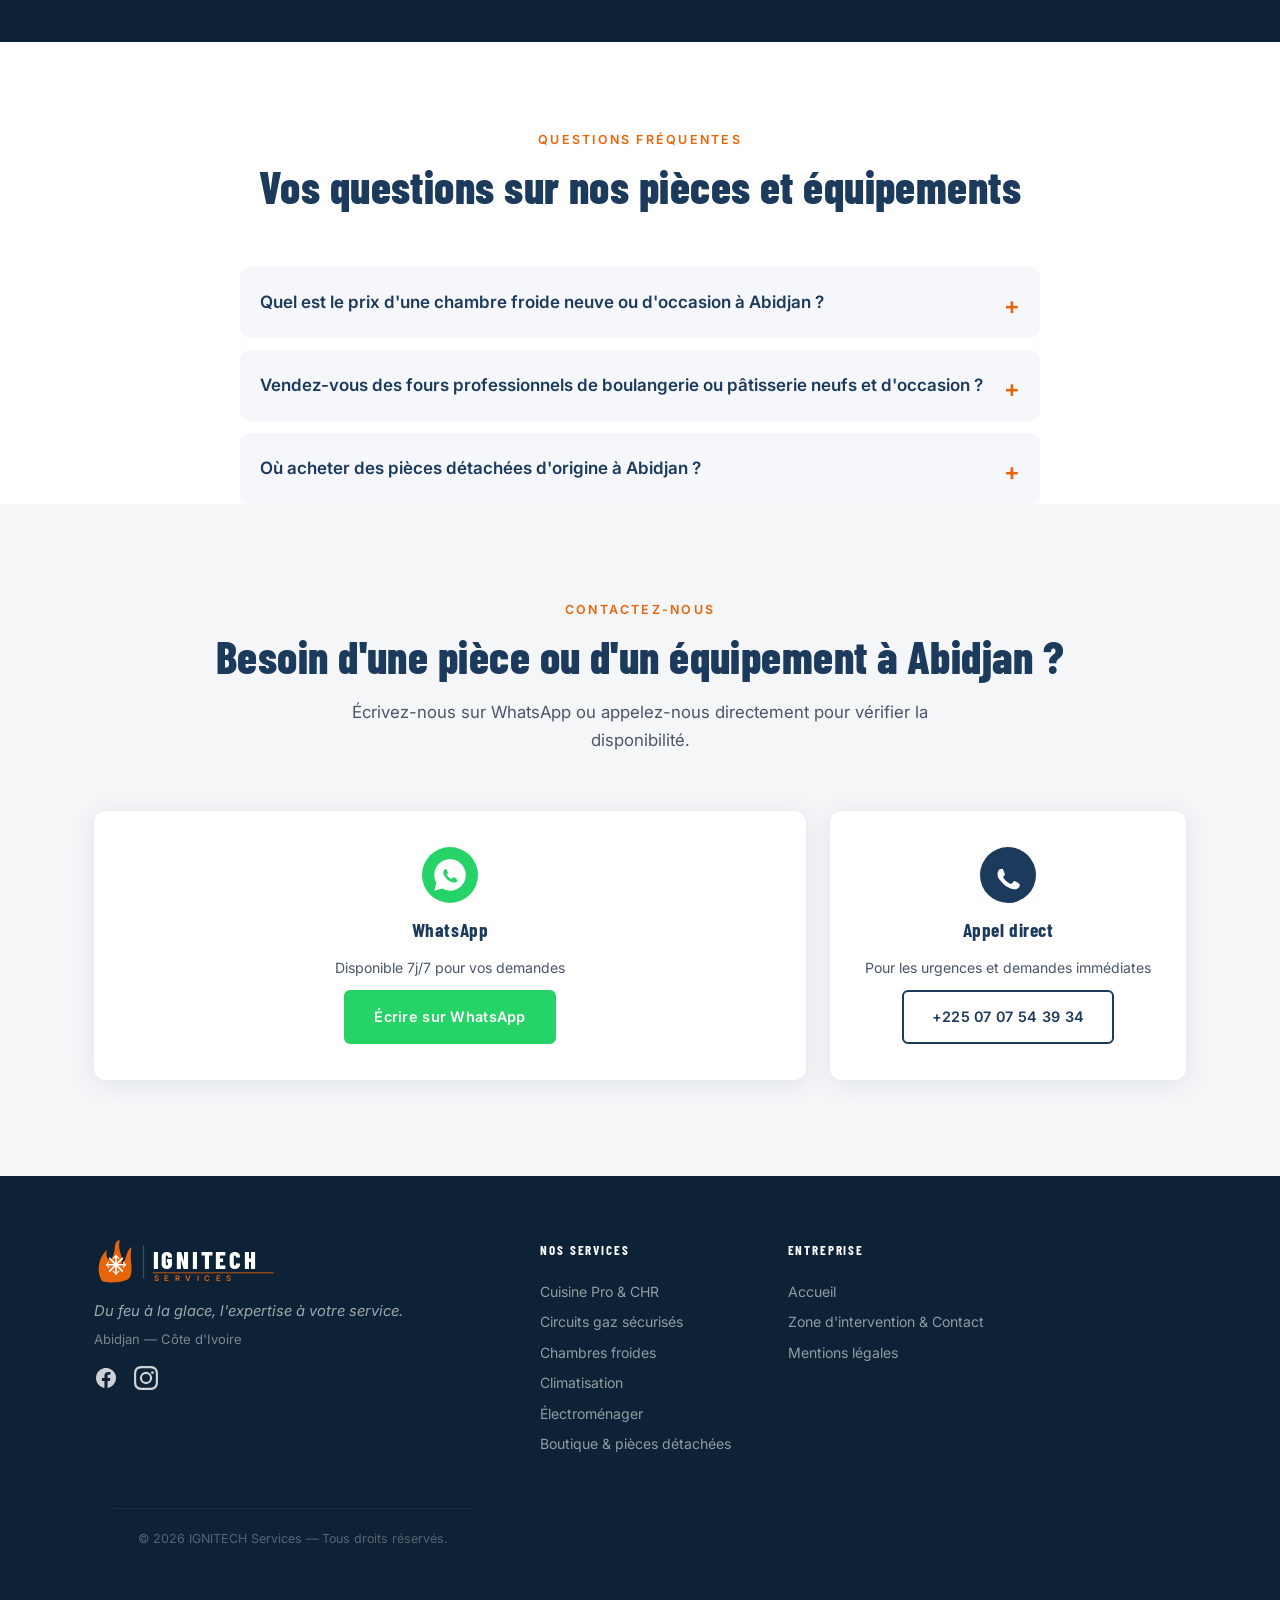
<file: boutique-pieces-equipements.html>
<!DOCTYPE html>
<html lang="fr">
<head>
<meta charset="UTF-8">
<meta name="viewport" content="width=device-width, initial-scale=1.0">
<title>Chambres Froides, Fours Pro & Électroménager – Neuf/Occasion Abidjan | IGNITECH</title>
<meta name="description" content="Chambres froides, fours professionnels, électroménager, gazinières et pièces détachées, neufs ou d'occasion vérifiée à Abidjan. Retrait à Abidjan ou livraison disponible.">
<link rel="canonical" href="https://ignitechservices.com/boutique-pieces-equipements.html">

<!-- Open Graph -->
<meta property="og:type" content="website">
<meta property="og:title" content="Chambres Froides, Fours Pro & Électroménager – Neuf/Occasion Abidjan | IGNITECH">
<meta property="og:description" content="Chambres froides, fours professionnels, électroménager, gazinières et pièces détachées, neufs ou reconditionnés vérifiés. Retrait à Abidjan ou livraison disponible.">
<meta property="og:url" content="https://ignitechservices.com/boutique-pieces-equipements.html">
<meta property="og:image" content="https://ignitechservices.com/boutique-og-social.jpg">
<meta property="og:image:width" content="1200">
<meta property="og:image:height" content="630">
<meta property="og:locale" content="fr_FR">
<meta property="og:site_name" content="IGNITECH Services">

<!-- Twitter Card -->
<meta name="twitter:card" content="summary_large_image">
<meta name="twitter:title" content="Chambres Froides, Fours Pro & Électroménager – Neuf/Occasion Abidjan | IGNITECH">
<meta name="twitter:description" content="Chambres froides, fours professionnels, électroménager, gazinières et pièces détachées, neufs ou reconditionnés vérifiés. Retrait à Abidjan ou livraison disponible.">
<meta name="twitter:image" content="https://ignitechservices.com/boutique-og-social.jpg">

<!-- Sécurité -->
<meta http-equiv="X-Content-Type-Options" content="nosniff">
<meta http-equiv="Referrer-Policy" content="strict-origin-when-cross-origin">
<meta name="robots" content="index, follow">

<!-- Manifest & favicons -->
<link rel="manifest" href="manifest.json">
<link rel="icon" href="favicon.ico" sizes="any">
<link rel="apple-touch-icon" href="apple-touch-icon.png">
<meta name="theme-color" content="#1B3A5C">

<!-- Google Fonts -->
<link rel="preconnect" href="https://fonts.googleapis.com">
<link rel="preconnect" href="https://fonts.gstatic.com" crossorigin>
<link href="https://fonts.googleapis.com/css2?family=Barlow+Condensed:wght@500;600;700;800&family=Inter:wght@400;500;600;700&display=swap" rel="stylesheet">

<!-- Styles -->
<link rel="stylesheet" href="style.css">

<!-- Google Analytics -->
<script>
  window.dataLayer = window.dataLayer || [];
  function gtag(){dataLayer.push(arguments);}
  gtag('consent', 'default', {
    'analytics_storage': localStorage.getItem('ignitech_cookie_consent') === 'accepted' ? 'granted' : 'denied'
  });
</script>
<script async src="https://www.googletagmanager.com/gtag/js?id=G-MSWYDD2F9G"></script>
<script>
  gtag('js', new Date());
  gtag('config', 'G-MSWYDD2F9G');
</script>
<!-- Schema.org : Service + FAQPage -->
<script type="application/ld+json">
{
  "@context": "https://schema.org",
  "@graph": [
    {
      "@type": "Service",
      "serviceType": "Vente de pièces détachées et équipements froid, climatisation, cuisine pro et électroménager",
      "provider": {
        "@type": "LocalBusiness",
        "name": "IGNITECH Services",
        "telephone": "+2250707543934",
        "areaServed": "Abidjan, Côte d'Ivoire"
      },
      "areaServed": {
        "@type": "City",
        "name": "Abidjan"
      },
      "url": "https://ignitechservices.com/boutique-pieces-equipements.html",
      "image": "https://ignitechservices.com/boutique-hero-materiel-atelier.webp",
      "description": "Vente de chambres froides, fours professionnels, électroménager et gazinières neufs ou d'occasion vérifiée, ainsi que de pièces détachées d'origine, pour le froid, la climatisation et la cuisine professionnelle à Abidjan."
    },
    {
      "@type": "FAQPage",
      "mainEntity": [
        {
          "@type": "Question",
          "name": "Quel est le prix d'une chambre froide neuve ou d'occasion à Abidjan ?",
          "acceptedAnswer": {
            "@type": "Answer",
            "text": "Le prix dépend du volume, de la température (positive ou négative) et de l'état (neuf ou occasion vérifiée). Nous vous communiquons un devis précis sous quelques heures après votre demande sur WhatsApp, avec ou sans installation."
          }
        },
        {
          "@type": "Question",
          "name": "Vendez-vous des fours professionnels de boulangerie ou pâtisserie neufs et d'occasion ?",
          "acceptedAnswer": {
            "@type": "Answer",
            "text": "Oui, nous proposons des fours professionnels neufs et d'occasion reconditionnée, testés avant la vente, adaptés aux boulangeries, pâtisseries et restaurants."
          }
        },
        {
          "@type": "Question",
          "name": "Où acheter des pièces détachées d'origine à Abidjan ?",
          "acceptedAnswer": {
            "@type": "Answer",
            "text": "IGNITECH Services fournit des pièces détachées vérifiées pour froid, climatisation, cuisine pro et électroménager. Dès réception de votre commande, nous nous procurons la pièce auprès de nos fournisseurs partenaires, avec retrait à Abidjan ou livraison dans plusieurs quartiers."
          }
        }
      ]
    }
  ]
}
</script>
</head>
<body>
  <!-- ===== HEADER / NAV ===== -->
<header class="nav-header">
<div class="nav-container">
<a href="index.html" class="nav-logo" aria-label="IGNITECH Services - Accueil">
<svg class="logo-svg" viewBox="0 0 220 48" xmlns="http://www.w3.org/2000/svg" aria-label="IGNITECH Services">
<path d="M8 44 C2 32 6 18 14 11 C12 22 18 25 21 17 C24 10 21 1 28 0 C25 13 33 17 30 28 C36 21 35 11 41 8 C38 23 44 31 39 41 C35 47 11 48 8 44Z" fill="#E8650A"/>
<line x1="24" y1="17" x2="24" y2="37" stroke="white" stroke-width="1.8" stroke-linecap="round"/>
<line x1="14" y1="27" x2="34" y2="27" stroke="white" stroke-width="1.8" stroke-linecap="round"/>
<line x1="17" y1="20" x2="31" y2="34" stroke="white" stroke-width="1.8" stroke-linecap="round"/>
<line x1="31" y1="20" x2="17" y2="34" stroke="white" stroke-width="1.8" stroke-linecap="round"/>
<line x1="24" y1="17" x2="21" y2="20" stroke="white" stroke-width="1.2" stroke-linecap="round"/>
<line x1="24" y1="17" x2="27" y2="20" stroke="white" stroke-width="1.2" stroke-linecap="round"/>
<line x1="24" y1="37" x2="21" y2="34" stroke="white" stroke-width="1.2" stroke-linecap="round"/>
<line x1="24" y1="37" x2="27" y2="34" stroke="white" stroke-width="1.2" stroke-linecap="round"/>
<line x1="14" y1="27" x2="16" y2="24" stroke="white" stroke-width="1.2" stroke-linecap="round"/>
<line x1="14" y1="27" x2="16" y2="30" stroke="white" stroke-width="1.2" stroke-linecap="round"/>
<line x1="34" y1="27" x2="32" y2="24" stroke="white" stroke-width="1.2" stroke-linecap="round"/>
<line x1="34" y1="27" x2="32" y2="30" stroke="white" stroke-width="1.2" stroke-linecap="round"/>
<line x1="54" y1="6" x2="54" y2="42" stroke="rgba(27,58,92,0.2)" stroke-width="1.5"/>
<text x="64" y="32" font-family="Barlow Condensed, sans-serif" font-size="27" font-weight="800" fill="#1B3A5C" letter-spacing="3">IGNITECH</text>
<rect x="64" y="35" width="132" height="1.5" fill="#E8650A" opacity="0.6"/>
<text x="65" y="45" font-family="Inter, sans-serif" font-size="8.5" font-weight="600" fill="#E8650A" letter-spacing="6">SERVICES</text>
</svg>
</a>
<button class="nav-toggle" aria-label="Ouvrir le menu" aria-expanded="false">
<span class="nav-toggle-bar"></span>
<span class="nav-toggle-bar"></span>
<span class="nav-toggle-bar"></span>
</button>
<ul class="nav-menu" id="nav-menu" role="list">
<li><a href="index.html" class="nav-link">Accueil</a></li>
<li><a href="cuisine-professionnelle-chr.html" class="nav-link">Cuisine Pro & CHR</a></li>
<li><a href="installation-circuit-gaz.html" class="nav-link">Circuits Gaz</a></li>
<li><a href="froid-industriel-chambre-froide.html" class="nav-link">Chambres Froides</a></li>
<li><a href="climatisation-abidjan.html" class="nav-link">Climatisation</a></li>
<li><a href="reparation-electromenager.html" class="nav-link">Électroménager</a></li>
<li><a href="boutique-pieces-equipements.html" class="nav-link">Boutique</a></li>
<li><a href="zone-intervention-contact.html" class="nav-link nav-link--cta">Contact</a></li>
</ul>
</div>
</header>

<!-- ===== HERO ===== -->
<section class="hero">
<div class="hero-content">
<p class="hero-eyebrow">Boutique IGNITECH</p>
<h1 class="hero-title">Chambres Froides, Fours Pro & Électroménager <span class="hero-title--accent">Neufs et d'Occasion</span> à Abidjan</h1>
<p class="hero-subtitle">Chambres froides, fours professionnels, électroménager, gazinières et pièces détachées (compresseurs, fréon R134a/R410, cartes électroniques). Neuf ou occasion vérifiée, pour particuliers et professionnels.</p>
<div class="hero-actions">
<a href="https://wa.me/2250767010286?text=Bonjour%20IGNITECH%20Services%2C%20je%20recherche%20un%20%C3%A9quipement%20%28chambre%20froide%2C%20four%2C%20%C3%A9lectrom%C3%A9nager%29%20ou%20une%20pi%C3%A8ce%20d%C3%A9tach%C3%A9e." class="btn btn--whatsapp" target="_blank" rel="noopener noreferrer">Commander sur WhatsApp</a>
<a href="tel:+2250707543934" class="btn btn--secondary">Appel urgent</a>
</div>
</div>
<div class="hero-visual">
<img src="boutique-hero-materiel-atelier.webp" alt="Équipements de cuisine professionnelle, four et pièces détachées en atelier IGNITECH Services Abidjan" class="hero-img" width="1200" height="671" loading="eager">
</div>
</section>

<!-- ===== SERVICES ===== -->
<section class="services" id="services">
<div class="section-container">
  <div class="section-header">
    <p class="section-eyebrow">Notre catalogue</p>
    <h2 class="section-title">Équipements et pièces détachées, neufs et d'occasion, à Abidjan</h2>
    <p class="section-subtitle">Un large choix d'équipements testés et vérifiés, et de pièces d'origine pour tous vos besoins techniques ou professionnels.</p>
  </div>
  <div class="services-grid services-grid--scroll">
    <article class="service-card">
      <div class="service-icon service-icon--photo">
        <img src="boutique-chambre-froide-entrepot.webp" alt="Chambre froide industrielle" class="service-photo" width="1000" height="750" loading="lazy">
      </div>
      <h3 class="service-name">Chambres froides — neuves et d'occasion</h3>
      <p class="service-desc">Chambres froides positives et négatives, neuves ou d'occasion vérifiée, pour restaurants, supermarchés et professionnels du froid. <a href="froid-industriel-chambre-froide.html">Installation possible sur devis</a>.</p>
    </article>
    <article class="service-card">
      <div class="service-icon service-icon--photo">
        <img src="boutique-four-professionnel-combi.webp" alt="Four professionnel combi neuf et reconditionné IGNITECH Services Abidjan" class="service-photo" width="1000" height="750" loading="lazy">
      </div>
      <h3 class="service-name">Fours professionnels — neufs et d'occasion</h3>
      <p class="service-desc">Fours de boulangerie, pâtisserie et restauration, neufs ou reconditionnés et testés avant la vente. <a href="cuisine-professionnelle-chr.html">Installation professionnelle et mise en service</a> sur devis.</p>
    </article>
    <article class="service-card">
<div class="service-icon service-icon--photo">
<img src="boutique-electromenager-premium-showroom.webp" alt="Réfrigérateur américain connecté et équipements premium en showroom Abidjan" class="service-photo" width="1000" height="750" loading="lazy">
</div>
<h3 class="service-name">Équipements Premium & Lave-vaisselle Pro</h3>
<p class="service-desc">Réfrigérateurs américains connectés, machines à glaçons, lave-verres et appareils de comptoir haut de gamme. Matériel neuf ou d'occasion vérifiée pour résidences et commerces exigeants.</p>
</article>
    <article class="service-card">
      <div class="service-icon service-icon--photo">
       <img src="boutique-electromenager-standard-pro.webp" alt="Réfrigérateurs, machines à laver et congélateurs neufs et occasion Abidjan" class="service-photo" width="1000" height="750" loading="lazy">
      </div>
      <h3 class="service-name">Électroménager — domestique et professionnel</h3>
      <p class="service-desc">Réfrigérateurs, machines à laver, congélateurs et petit électroménager, neufs ou d'occasion vérifiée, pour particuliers et professionnels.</p>
    </article>
    <article class="service-card">
      <div class="service-icon service-icon--photo">
        <img src="boutique-gaziniere-piano-cuisson.webp" alt="Gazinière professionnelle et piano de cuisson multi-feux inox, neuf ou occasion Abidjan" class="service-photo" width="1000" height="750" loading="lazy">
      </div>
      <h3 class="service-name">Gazinières et pianos de cuisson</h3>
      <p class="service-desc">Gazinières, cuisinières et pianos de cuisson professionnels, neufs ou d'occasion, pour la maison comme pour la restauration. <a href="installation-circuit-gaz.html">Raccordement gaz sécurisé</a> disponible sur devis.</p>
    </article>
    <article class="service-card">
      <div class="service-icon service-icon--photo">
        <img src="boutique-pieces-detachees-froid-climatisation.webp" alt="Pièces détachées froid climatisation cuisson Abidjan" class="service-photo" width="1000" height="750" loading="lazy">
      </div>
      <h3 class="service-name">Pièces détachées — toutes catégories</h3>
      <p class="service-desc">Compresseurs, cartes électroniques, courroies, fréon (R134a, R410) et pièces d'origine pour froid, <a href="climatisation-abidjan.html">climatisation</a>, cuisson et électroménager.</p>
    </article>
  </div>
</div>
</section>
<!-- ===== POURQUOI ACHETER CHEZ NOUS ===== -->
<section class="pourquoi">
<div class="section-container">
<div class="section-header">
<p class="section-eyebrow">Notre engagement</p>
<h2 class="section-title">Pourquoi acheter chez IGNITECH Services</h2>
</div>
<div class="pourquoi-grid">
<div class="pourquoi-card">
<span class="pourquoi-number">01</span>
<h3 class="pourquoi-title">Pièces vérifiées</h3>
<p class="pourquoi-desc">Chaque pièce est contrôlée avant la vente pour garantir sa compatibilité et son bon fonctionnement.</p>
</div>
<div class="pourquoi-card">
<span class="pourquoi-number">02</span>
<h3 class="pourquoi-title">Garantie sur l'occasion</h3>
<p class="pourquoi-desc">Le neuf bénéficie de la garantie constructeur ; l'occasion est reconditionnée, testée, et vendue avec une garantie adaptée à son état, précisée avant l'achat.</p>
</div>
<div class="pourquoi-card">
<span class="pourquoi-number">03</span>
<h3 class="pourquoi-title">Prix juste</h3>
<p class="pourquoi-desc">Des tarifs transparents et adaptés au marché local, sans mauvaise surprise.</p>
</div>
<div class="pourquoi-card">
<span class="pourquoi-number">04</span>
<h3 class="pourquoi-title">Suivi de commande</h3>
<p class="pourquoi-desc">Votre commande est transmise à nos fournisseurs partenaires, avec un délai indicatif communiqué au moment du devis (généralement sous 48h pour les pièces courantes).</p>
</div>
</div>
</div>
</section>

<!-- ===== ZONES D'INTERVENTION / RETRAIT-LIVRAISON ===== -->
<section class="intervention">
<div class="section-container">
<div class="intervention-zones">
<h2 class="intervention-zones-title">Zones de retrait et de livraison à Abidjan</h2>
<div class="zones-grid">
  <div class="zone-item zone-item--primary">
    <span class="zone-dot"></span>
    <span>Retrait et livraison partout à Abidjan</span>
  </div>
  <div class="zone-item zone-item--beyond">
    <span class="zone-dot zone-dot--beyond"></span>
    <span>Livraison également dans les autres villes de la Côte d'Ivoire</span>
  </div>
</div>
</div>
</div>
</section>
<!-- ===== FAQ ===== -->
<section class="faq" id="faq">
  <div class="section-container">
    <div class="section-header">
      <p class="section-eyebrow">Questions fréquentes</p>
      <h2 class="section-title">Vos questions sur nos pièces et équipements</h2>
    </div>
    <div class="faq-list">
      
    <details class="faq-item">
<summary class="faq-question">Quel est le prix d'une chambre froide neuve ou d'occasion à Abidjan ?</summary>
<p class="faq-answer">Le prix dépend du volume, de la température (positive ou négative) et de l'état (neuf ou occasion vérifiée). Nous vous communiquons un devis précis sous quelques heures après votre demande sur WhatsApp, avec ou sans installation.</p>
</details>

      <details class="faq-item">
<summary class="faq-question">Vendez-vous des fours professionnels de boulangerie ou pâtisserie neufs et d'occasion ?</summary>
<p class="faq-answer">Oui, nous proposons des fours professionnels neufs et d'occasion reconditionnée, testés avant la vente, adaptés aux boulangeries, pâtisseries et restaurants.</p>
</details>

      <details class="faq-item">
<summary class="faq-question">Où acheter des pièces détachées d'origine à Abidjan ?</summary>
<p class="faq-answer">IGNITECH Services fournit des pièces détachées vérifiées pour froid, climatisation, cuisine pro et électroménager. Dès réception de votre commande, nous nous procurons la pièce auprès de nos fournisseurs partenaires, avec retrait à Abidjan ou livraison dans plusieurs quartiers.</p>
</details>
      
    </div>
  </div>
</section>
<!-- ===== CTA FINALE ===== -->
<section class="contact" id="contact">
  <div class="section-container">
    <div class="section-header">
      <p class="section-eyebrow">Contactez-nous</p>
      <h2 class="section-title">Besoin d'une pièce ou d'un équipement à Abidjan ?</h2>
      <p class="section-subtitle">Écrivez-nous sur WhatsApp ou appelez-nous directement pour vérifier la disponibilité.</p>
    </div>
    <div class="contact-content">
      <div class="contact-card">
        <div class="contact-card-icon" aria-hidden="true">
          <svg viewBox="0 0 48 48" xmlns="http://www.w3.org/2000/svg" width="56" height="56">
            <circle cx="24" cy="24" r="24" fill="#25D366" />
            <path fill="#fff" d="M24 10.5C16.55 10.5 10.5 16.55 10.5 24c0 2.37.64 4.67 1.85 6.69L10.5 37.5l6.97-1.83A13.43 13.43 0 0024 37.5c7.45 0 13.5-6.05 13.5-13.5S31.45 10.5 24 10.5zm6.6 18.4c-.28.78-1.62 1.5-2.22 1.56-.57.06-1.1.27-3.72-.78-3.13-1.25-5.13-4.44-5.28-4.65-.15-.21-1.22-1.63-1.22-3.1 0-1.47.77-2.19 1.04-2.49.28-.3.6-.37.8-.37.2 0 .4.002.58.01.18.008.44-.07.68.52.25.6.84 2.06.91 2.21.08.15.13.33.03.53-.1.2-.15.32-.3.5-.14.17-.3.38-.43.51-.14.14-.29.29-.12.57.16.28.73 1.2 1.57 1.95 1.08.96 1.99 1.26 2.27 1.4.28.14.44.12.6-.07.17-.2.7-.82.89-1.1.18-.28.37-.23.62-.14.25.09 1.6.75 1.87.89.28.14.46.2.53.32.07.11.07.65-.2 1.43z" />
          </svg>
        </div>
        <h3 class="contact-card-title">WhatsApp</h3>
        <p class="contact-card-info">Disponible 7j/7 pour vos demandes</p>
        <a href="https://wa.me/2250767010286?text=Bonjour%20IGNITECH%20Services%2C%20je%20recherche%20un%20%C3%A9quipement%20%28chambre%20froide%2C%20four%2C%20%C3%A9lectrom%C3%A9nager%29%20ou%20une%20pi%C3%A8ce%20d%C3%A9tach%C3%A9e." class="btn btn--whatsapp" target="_blank" rel="noopener noreferrer" aria-label="Contacter IGNITECH Services sur WhatsApp">
          Écrire sur WhatsApp
        </a>
      </div>
      <div class="contact-card">
        <div class="contact-card-icon" aria-hidden="true">
          <svg viewBox="0 0 32 32" xmlns="http://www.w3.org/2000/svg" width="56" height="56">
            <circle cx="16" cy="16" r="16" fill="#1B3A5C" />
            <path d="M22 20.5c-.3-.2-1.8-.9-2.1-1-.3-.1-.5-.2-.7.2-.2.3-.8 1-1 1.2-.2.2-.4.2-.7.1-.3-.1-1.3-.5-2.5-1.5-.9-.8-1.5-1.8-1.7-2.1-.2-.3 0-.5.1-.6.1-.1.3-.4.5-.5.2-.2.2-.3.3-.5.1-.2.1-.4 0-.5-.1-.1-.7-1.7-1-2.3-.2-.6-.5-.5-.7-.5h-.6c-.2 0-.5.1-.8.4-.3.3-1.1 1.1-1.1 2.6s1.1 3 1.3 3.2c.2.2 2.2 3.3 5.3 4.6.7.3 1.3.5 1.8.7.7.2 1.4.2 2 .1.6-.1 1.8-.7 2.1-1.4.3-.7.3-1.3.2-1.4-.1-.1-.3-.2-.6-.3z" fill="#fff" />
          </svg>
        </div>
        <h3 class="contact-card-title">Appel direct</h3>
        <p class="contact-card-info">Pour les urgences et demandes immédiates</p>
        <a href="tel:+2250707543934" class="btn btn--secondary" aria-label="Appeler IGNITECH Services">
          +225 07 07 54 39 34
        </a>
      </div>
    </div>
  </div>
</section>
<!-- ===== FOOTER ===== -->
<footer class="footer" role="contentinfo">
<div class="footer-container">
<div class="footer-brand">
<svg class="footer-logo" viewBox="0 0 220 48" xmlns="http://www.w3.org/2000/svg" aria-label="IGNITECH Services">
<path d="M8 44 C2 32 6 18 14 11 C12 22 18 25 21 17 C24 10 21 1 28 0 C25 13 33 17 30 28 C36 21 35 11 41 8 C38 23 44 31 39 41 C35 47 11 48 8 44Z" fill="#E8650A"/>
<line x1="24" y1="17" x2="24" y2="37" stroke="white" stroke-width="1.8" stroke-linecap="round"/>
<line x1="14" y1="27" x2="34" y2="27" stroke="white" stroke-width="1.8" stroke-linecap="round"/>
<line x1="17" y1="20" x2="31" y2="34" stroke="white" stroke-width="1.8" stroke-linecap="round"/>
<line x1="31" y1="20" x2="17" y2="34" stroke="white" stroke-width="1.8" stroke-linecap="round"/>
<line x1="24" y1="17" x2="21" y2="20" stroke="white" stroke-width="1.2" stroke-linecap="round"/>
<line x1="24" y1="17" x2="27" y2="20" stroke="white" stroke-width="1.2" stroke-linecap="round"/>
<line x1="24" y1="37" x2="21" y2="34" stroke="white" stroke-width="1.2" stroke-linecap="round"/>
<line x1="24" y1="37" x2="27" y2="34" stroke="white" stroke-width="1.2" stroke-linecap="round"/>
<line x1="14" y1="27" x2="16" y2="24" stroke="white" stroke-width="1.2" stroke-linecap="round"/>
<line x1="14" y1="27" x2="16" y2="30" stroke="white" stroke-width="1.2" stroke-linecap="round"/>
<line x1="34" y1="27" x2="32" y2="24" stroke="white" stroke-width="1.2" stroke-linecap="round"/>
<line x1="34" y1="27" x2="32" y2="30" stroke="white" stroke-width="1.2" stroke-linecap="round"/>
<line x1="54" y1="6" x2="54" y2="42" stroke="rgba(255,255,255,0.2)" stroke-width="1.5"/>
<text x="64" y="32" font-family="Barlow Condensed, sans-serif" font-size="27" font-weight="800" fill="#ffffff" letter-spacing="3">IGNITECH</text>
<rect x="64" y="35" width="132" height="1.5" fill="#E8650A" opacity="0.6"/>
<text x="65" y="45" font-family="Inter, sans-serif" font-size="8.5" font-weight="600" fill="#E8650A" letter-spacing="6">SERVICES</text>
</svg>
<p class="footer-tagline">Du feu à la glace, l'expertise à votre service.</p>
<p class="footer-location">Abidjan — Côte d'Ivoire</p>
<div class="footer-social" aria-label="Réseaux sociaux IGNITECH Services">
<a href="https://www.facebook.com/share/18wUSMNf8Z/" target="_blank" rel="noopener noreferrer" aria-label="IGNITECH Services sur Facebook" class="footer-social-link">
<svg viewBox="0 0 24 24" width="24" height="24" fill="currentColor" aria-hidden="true">
<path d="M22 12c0-5.52-4.48-10-10-10S2 6.48 2 12c0 4.99 3.66 9.13 8.44 9.88v-6.99h-2.54V12h2.54V9.8c0-2.5 1.49-3.89 3.77-3.89 1.09 0 2.24.2 2.24.2v2.46h-1.26c-1.24 0-1.63.77-1.63 1.56V12h2.78l-.44 2.89h-2.34v6.99C18.34 21.13 22 16.99 22 12z"/>
</svg>
</a>
<a href="https://www.instagram.com/ignitech.services/" target="_blank" rel="noopener noreferrer" aria-label="IGNITECH Services sur Instagram" class="footer-social-link">
<svg viewBox="0 0 24 24" width="24" height="24" fill="currentColor" aria-hidden="true">
<path d="M12 2.16c3.2 0 3.58.01 4.85.07 3.25.15 4.77 1.69 4.92 4.92.06 1.27.07 1.65.07 4.85s-.01 3.58-.07 4.85c-.15 3.23-1.66 4.77-4.92 4.92-1.27.06-1.64.07-4.85.07s-3.58-.01-4.85-.07c-3.26-.15-4.77-1.7-4.92-4.92-.06-1.27-.07-1.65-.07-4.85s.02-3.58.07-4.85c.15-3.23 1.67-4.77 4.92-4.92 1.27-.06 1.65-.07 4.85-.07zM12 0C8.74 0 8.33.01 7.05.07c-4.35.2-6.78 2.62-6.98 6.98C0 8.33 0 8.74 0 12s.01 3.67.07 4.95c.2 4.36 2.62 6.78 6.98 6.98C8.33 24 8.74 24 12 24s3.67-.01 4.95-.07c4.35-.2 6.78-2.62 6.98-6.98.06-1.28.07-1.69.07-4.95s-.01-3.67-.07-4.95c-.2-4.35-2.62-6.78-6.98-6.98C15.67.01 15.26 0 12 0zm0 5.84A6.16 6.16 0 1 0 18.16 12 6.16 6.16 0 0 0 12 5.84zM12 16a4 4 0 1 1 4-4 4 4 0 0 1-4 4zm6.41-10.85a1.44 1.44 0 1 0 1.44 1.44 1.44 1.44 0 0 0-1.44-1.44z"/>
</svg>
</a>
</div>
</div>

<div class="footer-links">
<h4 class="footer-heading">Nos services</h4>
<ul role="list">
<li><a href="cuisine-professionnelle-chr.html" class="footer-link">Cuisine Pro & CHR</a></li>
<li><a href="installation-circuit-gaz.html" class="footer-link">Circuits gaz sécurisés</a></li>
<li><a href="froid-industriel-chambre-froide.html" class="footer-link">Chambres froides</a></li>
<li><a href="climatisation-abidjan.html" class="footer-link">Climatisation</a></li>
<li><a href="reparation-electromenager.html" class="footer-link">Électroménager</a></li>
<li><a href="boutique-pieces-equipements.html" class="footer-link">Boutique & pièces détachées</a></li>
</ul>
</div>

<div class="footer-links">
<h4 class="footer-heading">Entreprise</h4>
<ul role="list">
<li><a href="index.html" class="footer-link">Accueil</a></li>
<li><a href="zone-intervention-contact.html" class="footer-link">Zone d'intervention & Contact</a></li>
<li><a href="mentions-legales.html" class="footer-link">Mentions légales</a></li>
</ul>
</div>

<div class="footer-bottom">
<p class="footer-copy">
© <span id="annee"></span> IGNITECH Services — Tous droits réservés.
</p>
</div>
</div>
</footer>
<!-- ===== BOUTON WHATSAPP FLOTTANT ===== -->
<a
  href="https://wa.me/2250767010286?text=Bonjour%20IGNITECH%20Services%2C%20je%20recherche%20un%20%C3%A9quipement%20%28chambre%20froide%2C%20four%2C%20%C3%A9lectrom%C3%A9nager%29%20ou%20une%20pi%C3%A8ce%20d%C3%A9tach%C3%A9e."
  class="whatsapp-float"
  target="_blank"
  rel="noopener noreferrer"
  aria-label="Contacter IGNITECH Services sur WhatsApp"
>
<svg viewBox="0 0 48 48" xmlns="http://www.w3.org/2000/svg" width="56" height="56">
  <circle cx="24" cy="24" r="24" fill="#25D366"/>
  <path fill="white" d="M35.2 12.8C32.4 10 28.8 8.4 24.9 8.4c-8 0-14.5 6.5-14.5 14.5 0 2.6.7 5.1 2 7.3L10 38l8-2.1c2.1 1.1 4.4 1.7 6.8 1.7 8 0 14.5-6.5 14.5-14.5.1-3.8-1.4-7.5-4.1-10.3zM24.9 35c-2.2 0-4.3-.6-6.2-1.7l-.4-.3-4.7 1.2 1.3-4.6-.3-.5c-1.2-2-1.9-4.2-1.9-6.6 0-6.6 5.4-12 12-12 3.2 0 6.2 1.3 8.5 3.5 2.3 2.3 3.5 5.2 3.5 8.4 0 6.8-5.4 12.6-11.8 12.6zm6.6-9c-.4-.2-2.1-1-2.4-1.1-.3-.1-.6-.2-.8.2-.2.4-.9 1.1-1.1 1.3-.2.2-.4.2-.8 0-.4-.2-1.6-.6-3-1.9-1.1-1-1.9-2.2-2.1-2.6-.2-.4 0-.6.2-.8l.5-.6c.2-.2.2-.4.3-.6.1-.2 0-.4 0-.6-.1-.2-.8-2-1.1-2.7-.3-.7-.6-.6-.8-.6h-.7c-.2 0-.6.1-.9.4-.3.3-1.2 1.2-1.2 2.9s1.2 3.4 1.4 3.6c.2.2 2.4 3.7 5.9 5.2.8.4 1.5.6 2 .7.8.2 1.6.2 2.2.1.7-.1 2.1-.8 2.4-1.7.3-.8.3-1.5.2-1.7-.1-.1-.3-.2-.7-.4z"/>
</svg>
    <span class="whatsapp-float-label">Pièces & équipements</span>
  </a>

<script>
document.getElementById('annee').textContent = new Date().getFullYear();
</script>
<script src="script.js"></script>
</body>
</html>
</file>
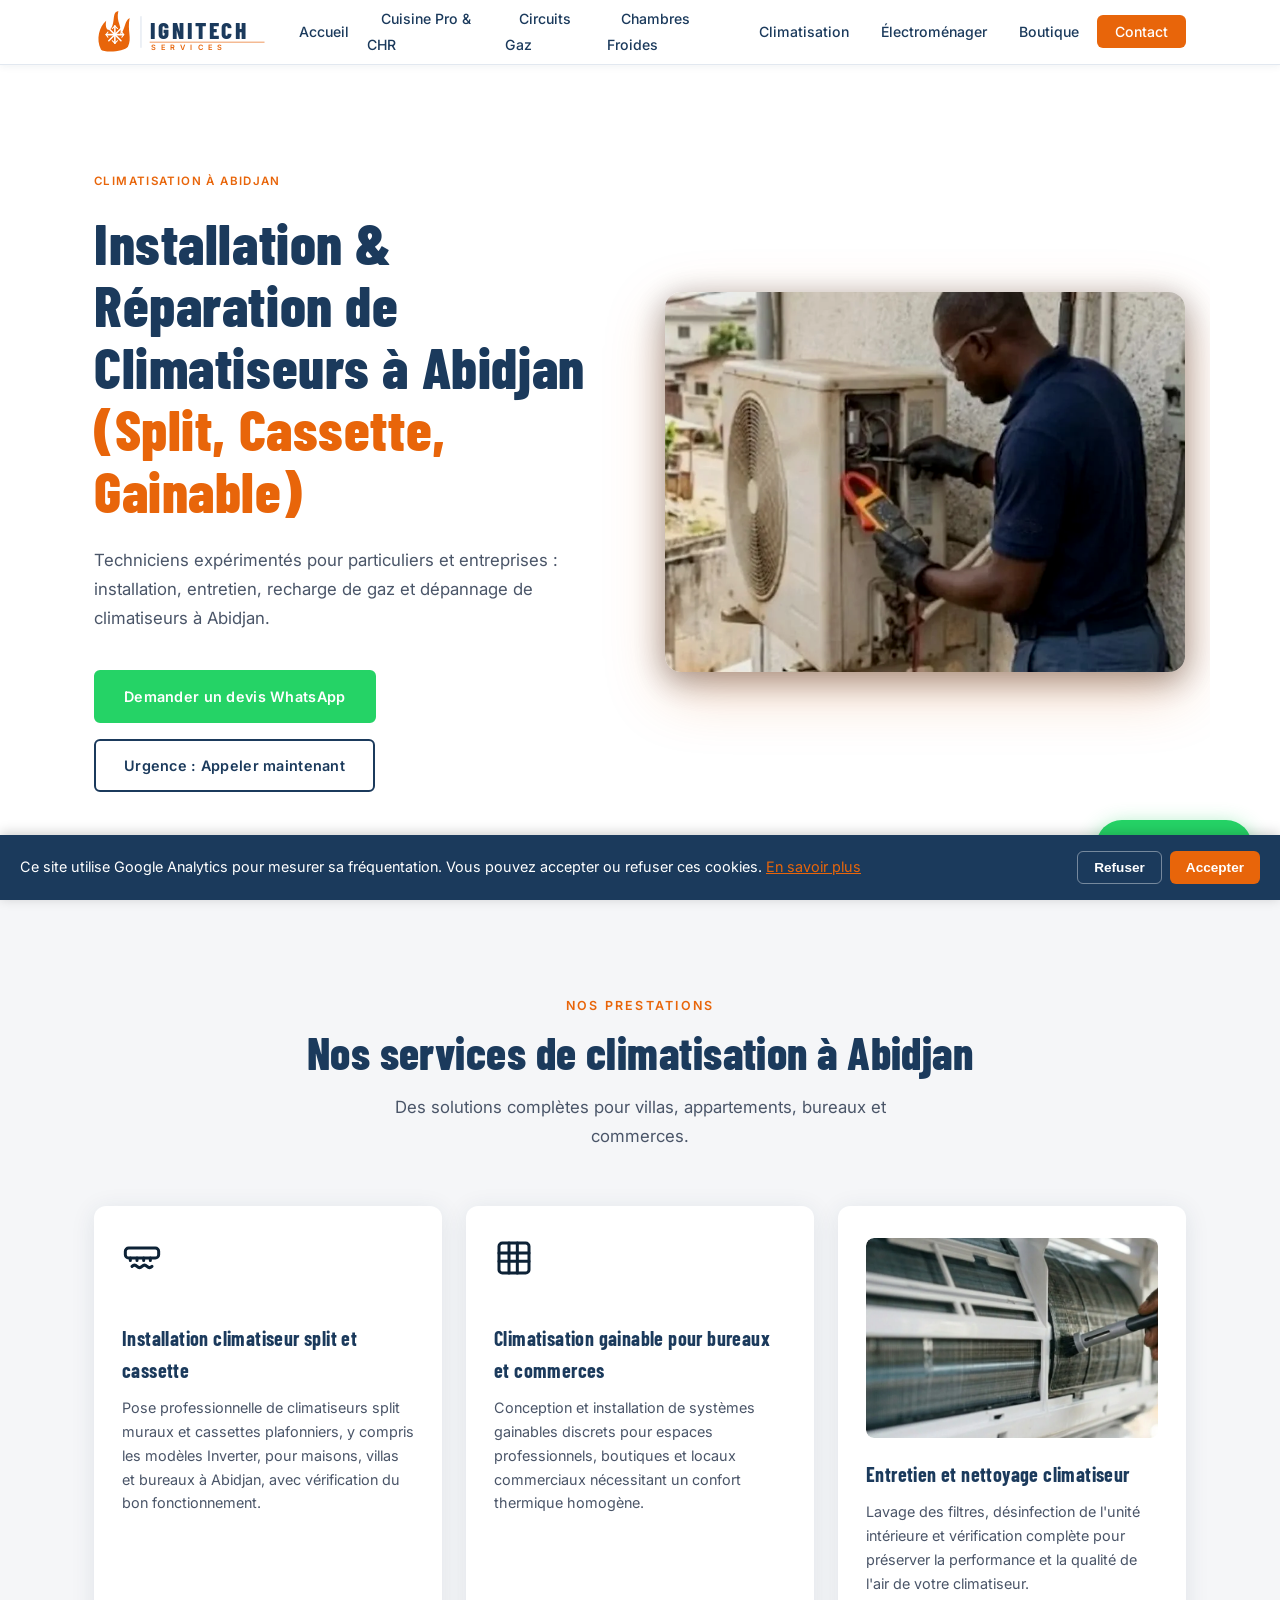
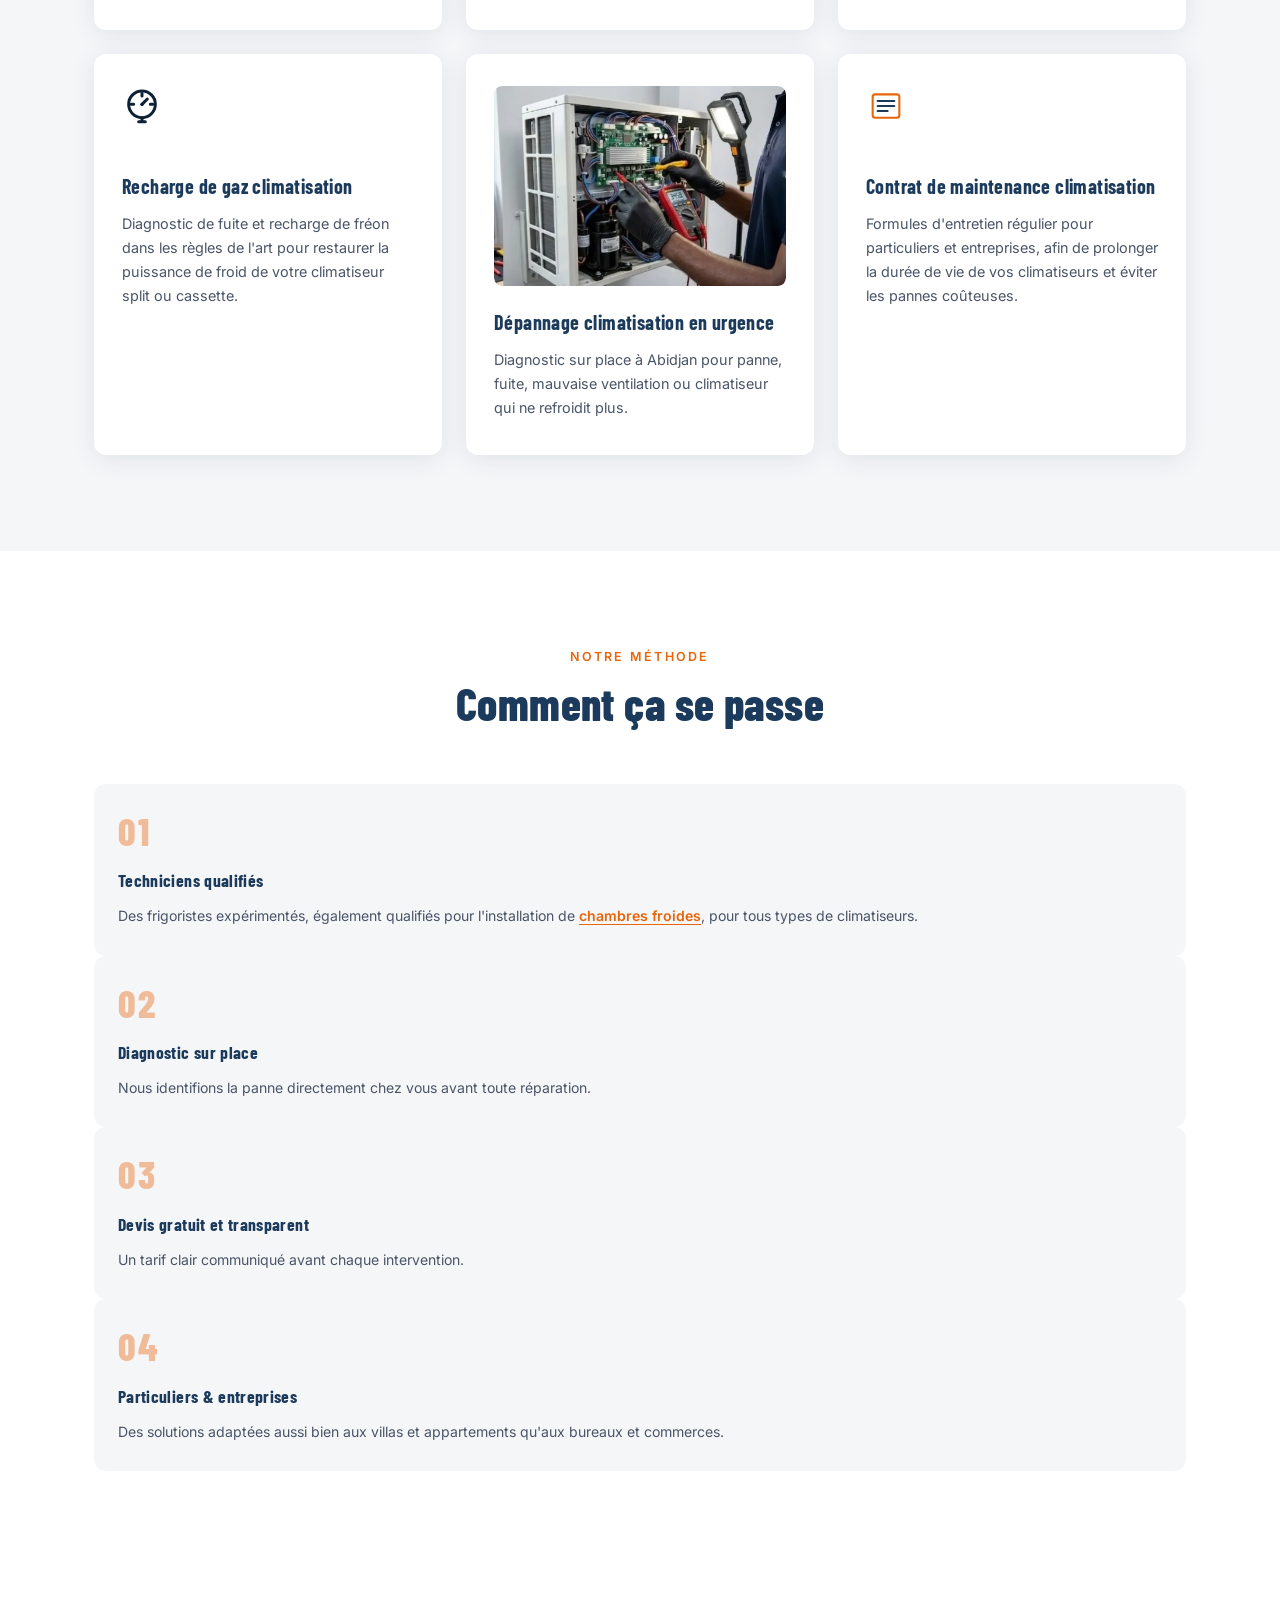
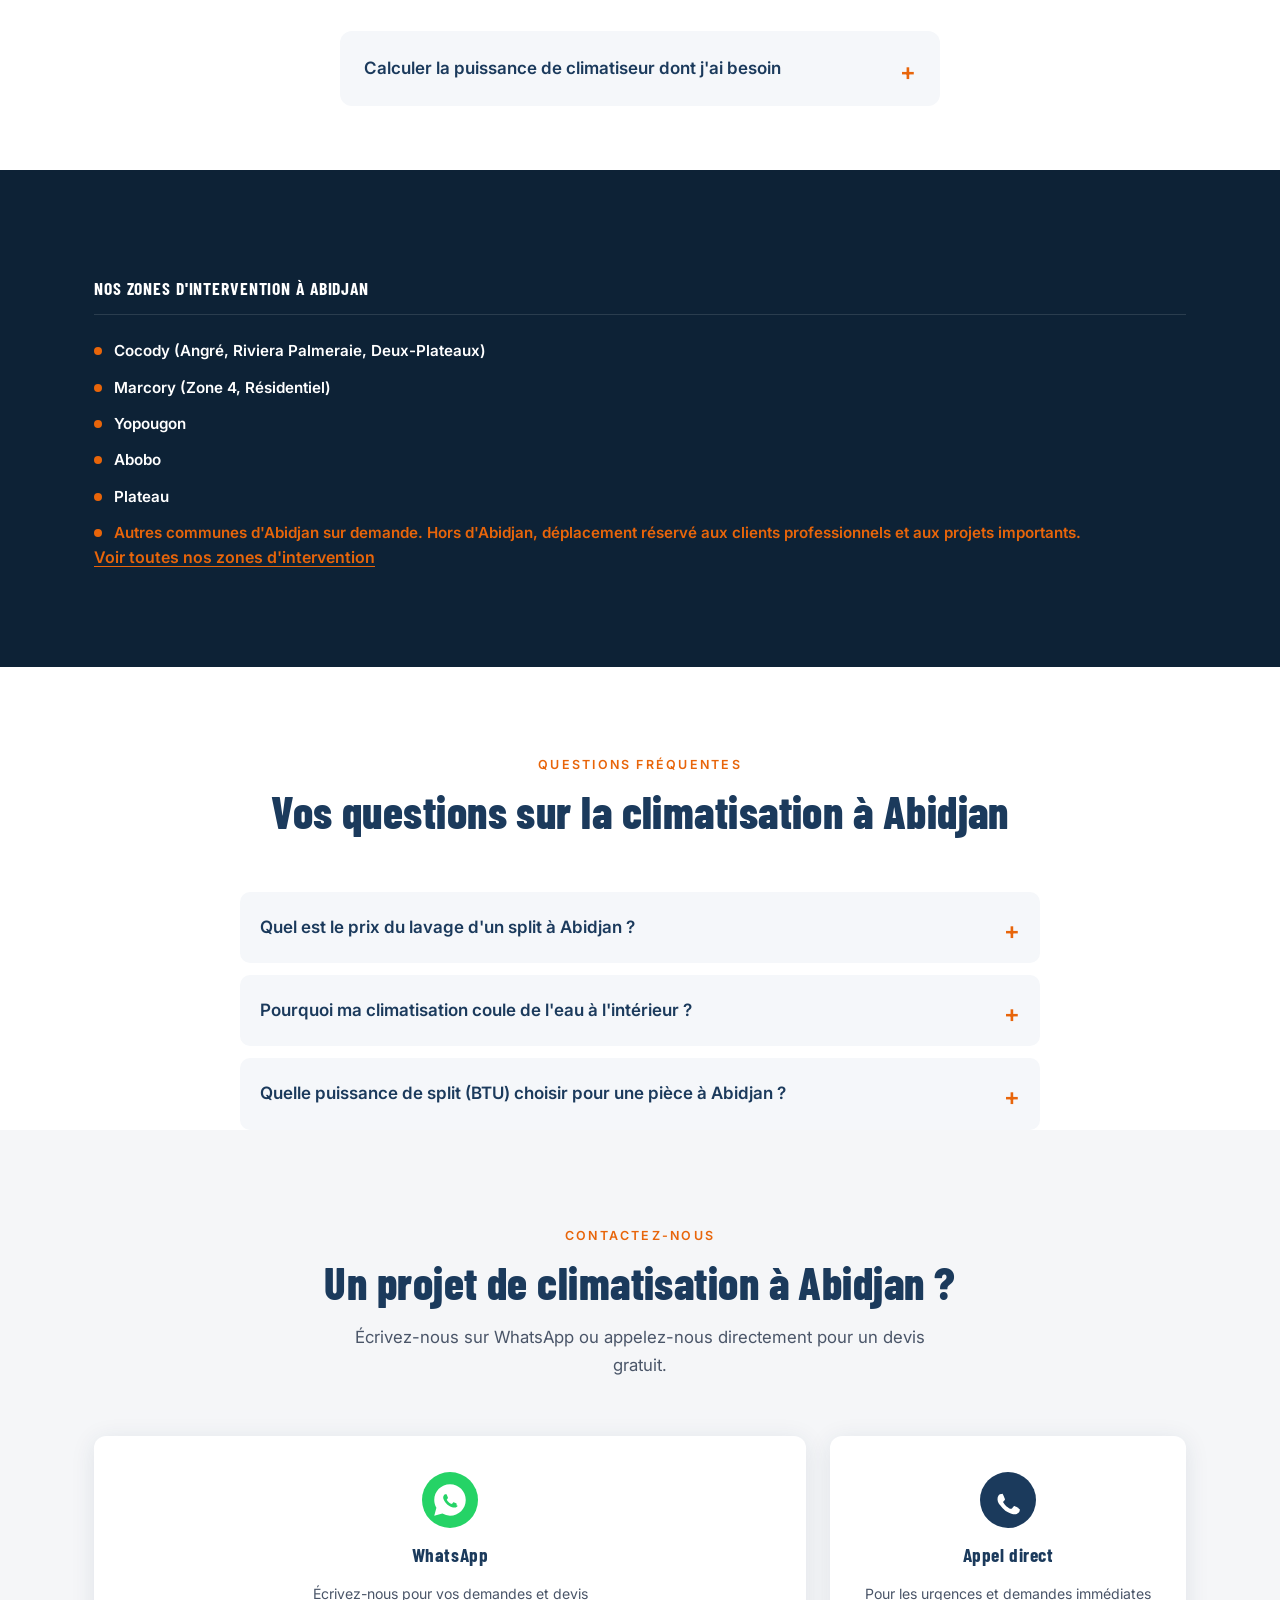
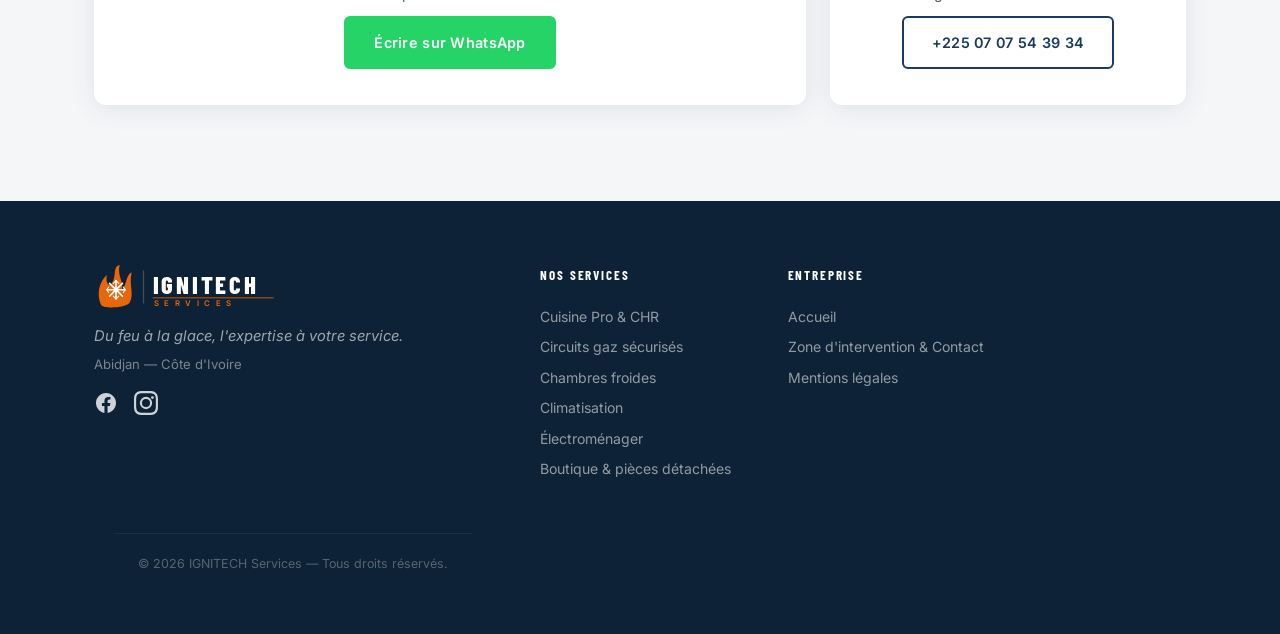
<file: climatisation-abidjan.html>
<!DOCTYPE html>
<html lang="fr">
<head>
<meta charset="UTF-8">
<meta name="viewport" content="width=device-width, initial-scale=1.0">
<title>Installation et Réparation Climatiseur Abidjan | IGNITECH</title>
<meta name="description" content="Installation, entretien, recharge de gaz et dépannage de climatiseurs split, cassette et gainable à Abidjan. Devis gratuit par WhatsApp ou par téléphone.">
<link rel="canonical" href="https://ignitechservices.com/climatisation-abidjan.html">

<meta property="og:type" content="website">
<meta property="og:title" content="Installation et Réparation Climatiseur Abidjan | IGNITECH">
<meta property="og:description" content="Installation, entretien, recharge de gaz et dépannage de climatiseurs split, cassette et gainable à Abidjan, pour particuliers et entreprises.">
<meta property="og:url" content="https://ignitechservices.com/climatisation-abidjan.html">
<meta property="og:image" content="https://ignitechservices.com/climatisation-og-abidjan.jpg">
<meta property="og:image:width" content="1200">
<meta property="og:image:height" content="630">
<meta property="og:image:alt" content="Technicien intervenant sur un climatiseur à Abidjan">
<meta property="og:locale" content="fr_FR">
<meta property="og:site_name" content="IGNITECH Services">

<meta name="twitter:card" content="summary_large_image">
<meta name="twitter:title" content="Installation et Réparation Climatiseur Abidjan | IGNITECH">
<meta name="twitter:description" content="Installation, entretien, recharge de gaz et dépannage de climatiseurs split, cassette et gainable à Abidjan, pour particuliers et entreprises.">
<meta name="twitter:image" content="https://ignitechservices.com/climatisation-og-abidjan.jpg">
<meta http-equiv="X-Content-Type-Options" content="nosniff">
<meta name="referrer" content="strict-origin-when-cross-origin">
<meta http-equiv="Permissions-Policy" content="camera=(), microphone=(), geolocation=()">
<meta name="theme-color" content="#1B3A5C">

<link rel="manifest" href="manifest.json">
<link rel="icon" href="favicon.ico" sizes="any">
<link rel="icon" href="favicon-32x32.png" type="image/png" sizes="32x32">
<link rel="apple-touch-icon" href="apple-touch-icon.png">

<link rel="preconnect" href="https://fonts.googleapis.com">
<link rel="preconnect" href="https://fonts.gstatic.com" crossorigin>
<link href="https://fonts.googleapis.com/css2?family=Barlow+Condensed:wght@500;600;700;800&family=Inter:wght@400;500;600;700&display=swap" rel="stylesheet">

<link rel="stylesheet" href="style.css">

<script type="application/ld+json">
{
  "@context": "https://schema.org",
  "@graph": [
  {
  "@type": "Service",
  "serviceType": "Installation et réparation de climatisation",
  "name": "Installation & Réparation de Climatiseurs à Abidjan",
  "url": "https://ignitechservices.com/climatisation-abidjan.html",
  "image": "https://ignitechservices.com/climatisation-hero-technicien-abidjan.webp",
  "provider": {
    "@type": "LocalBusiness",
    "name": "IGNITECH Services",
    "url": "https://ignitechservices.com/",
    "telephone": "+2250707543934",
    "areaServed": "Abidjan, Côte d'Ivoire"
  },
  "areaServed": {
    "@type": "City",
    "name": "Abidjan"
  },
  "description": "Installation, entretien, recharge de gaz et dépannage de climatiseurs split, cassette et gainable à Abidjan pour particuliers et entreprises."
},
    {
  "@type": "BreadcrumbList",
  "itemListElement": [
    {
      "@type": "ListItem",
      "position": 1,
      "name": "Accueil",
      "item": "https://ignitechservices.com/"
    },
    {
      "@type": "ListItem",
      "position": 2,
      "name": "Climatisation",
      "item": "https://ignitechservices.com/climatisation-abidjan.html"
    }
  ]
},
      {
  "@type": "FAQPage",
  "mainEntity": [
    {
      "@type": "Question",
      "name": "Quel est le prix du lavage d'un split à Abidjan ?",
      "acceptedAnswer": {
        "@type": "Answer",
        "text": "Le tarif dépend de la puissance de l'appareil et de son état d'encrassement. Contactez-nous sur WhatsApp pour un devis gratuit adapté à votre installation."
      }
    },
    {
      "@type": "Question",
      "name": "Pourquoi ma climatisation coule de l'eau à l'intérieur ?",
      "acceptedAnswer": {
        "@type": "Answer",
        "text": "Cela vient le plus souvent d'un tuyau d'évacuation bouché, d'un filtre encrassé ou d'une unité mal inclinée. Un entretien complet règle généralement le problème."
      }
    },
    {
      "@type": "Question",
      "name": "Quelle puissance de split (BTU) choisir pour une pièce à Abidjan ?",
      "acceptedAnswer": {
        "@type": "Answer",
        "text": "Comptez environ 9000 BTU pour une chambre de 12 à 15 m², et 12000 à 18000 BTU pour un salon ou bureau plus grand, selon l'exposition au soleil."
      }
    }
  ]
}
  ]
}
  </script>
  <!-- Google Analytics -->
<script>
  window.dataLayer = window.dataLayer || [];
  function gtag(){dataLayer.push(arguments);}
  gtag('consent', 'default', {
    'analytics_storage': localStorage.getItem('ignitech_cookie_consent') === 'accepted' ? 'granted' : 'denied'
  });
</script>
<script async src="https://www.googletagmanager.com/gtag/js?id=G-MSWYDD2F9G"></script>
<script>
  gtag('js', new Date());
  gtag('config', 'G-MSWYDD2F9G');
</script>
</head>
<body>

<header class="nav-header">
  <div class="nav-container">
   <a href="index.html" class="nav-logo" aria-label="IGNITECH Services — retour accueil">
<svg class="logo-svg" viewBox="0 0 220 48" xmlns="http://www.w3.org/2000/svg" aria-hidden="true" focusable="false">
  <!-- Flamme -->
  <path d="M8 44 C2 32 6 18 14 11 C12 22 18 25 21 17 C24 10 21 1 28 0 C25 13 33 17 30 28 C36 21 35 11 41 8 C38 23 44 31 39 41 C35 47 11 48 8 44Z" fill="#E8650A"/>
  <!-- Flocon centré verticalement dans la flamme -->
  <line x1="24" y1="17" x2="24" y2="37" stroke="white" stroke-width="1.8" stroke-linecap="round"/>
  <line x1="14" y1="27" x2="34" y2="27" stroke="white" stroke-width="1.8" stroke-linecap="round"/>
  <line x1="17" y1="20" x2="31" y2="34" stroke="white" stroke-width="1.8" stroke-linecap="round"/>
  <line x1="31" y1="20" x2="17" y2="34" stroke="white" stroke-width="1.8" stroke-linecap="round"/>
  <line x1="24" y1="17" x2="21" y2="20" stroke="white" stroke-width="1.2" stroke-linecap="round"/>
  <line x1="24" y1="17" x2="27" y2="20" stroke="white" stroke-width="1.2" stroke-linecap="round"/>
  <line x1="24" y1="37" x2="21" y2="34" stroke="white" stroke-width="1.2" stroke-linecap="round"/>
  <line x1="24" y1="37" x2="27" y2="34" stroke="white" stroke-width="1.2" stroke-linecap="round"/>
  <line x1="14" y1="27" x2="16" y2="24" stroke="white" stroke-width="1.2" stroke-linecap="round"/>
  <line x1="14" y1="27" x2="16" y2="30" stroke="white" stroke-width="1.2" stroke-linecap="round"/>
  <line x1="34" y1="27" x2="32" y2="24" stroke="white" stroke-width="1.2" stroke-linecap="round"/>
  <line x1="34" y1="27" x2="32" y2="30" stroke="white" stroke-width="1.2" stroke-linecap="round"/>
  <!-- Séparateur -->
  <line x1="54" y1="6" x2="54" y2="42" stroke="#E2E8F0" stroke-width="1.5"/>
  <!-- IGNITECH -->
  <text x="64" y="32" font-family="Barlow Condensed, sans-serif" font-size="27" font-weight="800" fill="#1B3A5C" letter-spacing="3">IGNITECH</text>
  <rect x="64" y="35" width="132" height="1.5" fill="#E8650A" opacity="0.5"/>
  <text x="65" y="45" font-family="Inter, sans-serif" font-size="8.5" font-weight="600" fill="#E8650A" letter-spacing="6">SERVICES</text>
</svg>
</a>
    <button class="nav-toggle" aria-label="Ouvrir le menu" aria-expanded="false">
      <span class="nav-toggle-bar"></span>
      <span class="nav-toggle-bar"></span>
      <span class="nav-toggle-bar"></span>
    </button>
   <ul class="nav-menu" id="nav-menu" role="list">
<li><a href="index.html" class="nav-link">Accueil</a></li>
<li><a href="cuisine-professionnelle-chr.html" class="nav-link">Cuisine Pro & CHR</a></li>
<li><a href="installation-circuit-gaz.html" class="nav-link">Circuits Gaz</a></li>
<li><a href="froid-industriel-chambre-froide.html" class="nav-link">Chambres Froides</a></li>
<li><a href="climatisation-abidjan.html" class="nav-link">Climatisation</a></li>
<li><a href="reparation-electromenager.html" class="nav-link">Électroménager</a></li>
<li><a href="boutique-pieces-equipements.html" class="nav-link">Boutique</a></li>
<li><a href="zone-intervention-contact.html" class="nav-link nav-link--cta">Contact</a></li>
</ul>
    </div>
</header>

<section class="hero">
  <div class="hero-content">
    <p class="hero-eyebrow">Climatisation à Abidjan</p>
    <h1 class="hero-title">Installation & Réparation de Climatiseurs à Abidjan <span class="hero-title--accent">(Split, Cassette, Gainable)</span></h1>
    <p class="hero-subtitle">Techniciens expérimentés pour particuliers et entreprises : installation, entretien, recharge de gaz et dépannage de climatiseurs à Abidjan.</p>
    <div class="hero-actions">
      <a href="https://wa.me/2250767010286?text=Bonjour%20IGNITECH%20Services%2C%20je%20souhaite%20un%20devis%20pour%20une%20climatisation." class="btn btn--whatsapp" target="_blank" rel="noopener">Demander un devis WhatsApp</a>
      <a href="tel:+2250707543934" class="btn btn--secondary">Urgence : Appeler maintenant</a>
    </div>
  </div>
  <div class="hero-visual">
    <img src="climatisation-hero-technicien-abidjan.webp" alt="Technicien réparant un climatiseur split à Abidjan avec une pince ampèremétrique" class="hero-img" loading="eager" width="1200" height="630" fetchpriority="high">
  </div>
</section>

<section class="services" id="services">
  <div class="section-container">
    <div class="section-header">
      <p class="section-eyebrow">Nos prestations</p>
      <h2 class="section-title">Nos services de climatisation à Abidjan</h2>
      <p class="section-subtitle">Des solutions complètes pour villas, appartements, bureaux et commerces.</p>
    </div>
    <div class="services-grid">
      <div class="service-card">
        <div class="service-icon">
  <svg width="40" height="40" viewBox="0 0 24 24" fill="none" stroke="currentColor" stroke-width="1.8" stroke-linecap="round" stroke-linejoin="round" aria-hidden="true" focusable="false">
    <rect x="2" y="6" width="20" height="6" rx="2" />
    <path d="M5 12v1.5M9 12v1.5M13 12v1.5M17 12v1.5" />
    <path d="M6 17c1-1 2-1 3 0s2 1 3 0 2-1 3 0 2 1 3 0" />
  </svg>
</div>
        <h3 class="service-name">Installation climatiseur split et cassette</h3>
        <p class="service-desc">Pose professionnelle de climatiseurs split muraux et cassettes plafonniers, y compris les modèles Inverter, pour maisons, villas et bureaux à Abidjan, avec vérification du bon fonctionnement.</p>
      </div>
      <div class="service-card">
        <div class="service-icon">
  <svg width="40" height="40" viewBox="0 0 24 24" fill="none" stroke="currentColor" stroke-width="1.8" stroke-linecap="round" stroke-linejoin="round" aria-hidden="true" focusable="false">
    <rect x="3" y="3" width="18" height="18" rx="2" />
    <path d="M3 9h18M3 14h18M9 3v18M14 3v18" />
  </svg>
</div>
        <h3 class="service-name">Climatisation gainable pour bureaux et commerces</h3>
        <p class="service-desc">Conception et installation de systèmes gainables discrets pour espaces professionnels, boutiques et locaux commerciaux nécessitant un confort thermique homogène.</p>
      </div>
      <div class="service-card">
      <div class="service-icon service-icon--photo">
<img src="climatisation-entretien-nettoyage.webp" alt="Nettoyage du serpentin d'un climatiseur split avec une brosse" class="service-photo" width="1000" height="750" loading="lazy">
</div>
        <h3 class="service-name">Entretien et nettoyage climatiseur</h3>
        <p class="service-desc">Lavage des filtres, désinfection de l'unité intérieure et vérification complète pour préserver la performance et la qualité de l'air de votre climatiseur.</p>
      </div>
      <div class="service-card">
    <div class="service-icon">
<svg width="40" height="40" viewBox="0 0 24 24" fill="none" stroke="currentColor" stroke-width="1.8" stroke-linecap="round" stroke-linejoin="round" aria-hidden="true" focusable="false">
<circle cx="12" cy="11" r="8"/>
<path d="M12 4.5v1.5M5.5 11H7M17 11h1.5M12 11l3.2-3.2M12 19v2.5M10 21.5h4"/>
<circle cx="12" cy="11" r="1" fill="currentColor" stroke="none"/>
</svg>
</div>
        <h3 class="service-name">Recharge de gaz climatisation</h3>
        <p class="service-desc">Diagnostic de fuite et recharge de fréon dans les règles de l'art pour restaurer la puissance de froid de votre climatiseur split ou cassette.</p>
      </div>
      <div class="service-card">
  <div class="service-icon--photo">
  <img src="climatisation-depannage-diagnostic-abidjan.webp" alt="Technicien testant avec un multimètre la carte électronique d'un climatiseur split" class="service-photo" width="1000" height="750" loading="lazy">
  </div>
  <h3 class="service-name">Dépannage climatisation en urgence</h3>
  <p class="service-desc">Diagnostic sur place à Abidjan pour panne, fuite, mauvaise ventilation ou climatiseur qui ne refroidit plus.</p>
</div>
      <div class="service-card">
        <div class="service-icon">
          <svg viewBox="0 0 48 48" fill="none" xmlns="http://www.w3.org/2000/svg" width="40" height="40">
            <rect x="8" y="10" width="32" height="28" rx="3" stroke="#E8650A" stroke-width="2.5"/>
            <path d="M14 18h20M14 24h20M14 30h12" stroke="#1B3A5C" stroke-width="2.5" stroke-linecap="round"/>
          </svg>
        </div>
          <h3 class="service-name">Contrat de maintenance climatisation</h3>
        <p class="service-desc">Formules d'entretien régulier pour particuliers et entreprises, afin de prolonger la durée de vie de vos climatiseurs et éviter les pannes coûteuses.</p>
      </div>
    </div>
  </div>
</section>

<section class="pourquoi">
  <div class="section-container">
    <div class="section-header">
      <p class="section-eyebrow">Notre méthode</p>
      <h2 class="section-title">Comment ça se passe</h2>
    </div>
  <div class="pourquoi-card">
  <p class="pourquoi-number">01</p>
  <h3 class="pourquoi-title">Techniciens qualifiés</h3>
<p class="pourquoi-desc">Des frigoristes expérimentés, également qualifiés pour l'installation de <a href="froid-industriel-chambre-froide.html">chambres froides</a>, pour tous types de climatiseurs.</p>
</div>
      <div class="pourquoi-card">
        <p class="pourquoi-number">02</p>
        <h3 class="pourquoi-title">Diagnostic sur place</h3>
        <p class="pourquoi-desc">Nous identifions la panne directement chez vous avant toute réparation.</p>
      </div>
      <div class="pourquoi-card">
        <p class="pourquoi-number">03</p>
        <h3 class="pourquoi-title">Devis gratuit et transparent</h3>
        <p class="pourquoi-desc">Un tarif clair communiqué avant chaque intervention.</p>
      </div>
      <div class="pourquoi-card">
        <p class="pourquoi-number">04</p>
        <h3 class="pourquoi-title">Particuliers & entreprises</h3>
        <p class="pourquoi-desc">Des solutions adaptées aussi bien aux villas et appartements qu'aux bureaux et commerces.</p>
      </div>
    </div>
  </div>
</section>
<section class="calculateur" id="calculateur">
  <div class="section-container">
    <details class="calc-widget">
      <summary class="calc-summary">Calculer la puissance de climatiseur dont j'ai besoin</summary>
      <div class="calc-body">
        <p class="calc-intro">Estimez la puissance (BTU et CV) adaptée à votre pièce à Abidjan.</p>
        <div class="calc-field">
          <label for="calc-surface">Surface de la pièce (m²)</label>
          <input type="number" id="calc-surface" min="1" max="200" placeholder="Ex : 18">
        </div>
        <div class="calc-field">
          <label for="calc-exposition">Exposition au soleil</label>
          <select id="calc-exposition">
            <option value="1">Normale</option>
            <option value="1.2">Forte (baie vitrée ou toit en tôle)</option>
          </select>
        </div>
        <div class="calc-field">
          <label for="calc-type">Type de pièce</label>
          <select id="calc-type">
            <option value="1">Chambre / Salon</option>
            <option value="1.15">Bureau / Commerce</option>
          </select>
        </div>
        <button type="button" id="calc-btn" class="btn btn--secondary">Calculer</button>
        <div id="calc-result" class="calc-result" hidden>
          <p class="calc-result-value">Puissance recommandée : <strong id="calc-result-text"></strong></p>
          <p class="calc-result-note">Un climatiseur Inverter réduit la consommation électrique de 30 à 50 % par rapport à un modèle classique — un choix pertinent pour un usage prolongé.</p>
          <a id="calc-whatsapp-link" href="#" class="btn btn--whatsapp" target="_blank" rel="noopener noreferrer">Demander un devis pour ce modèle</a>
        </div>
      </div>
    </details>
  </div>
</section>
<section class="intervention">
  <div class="section-container">
    <div class="intervention-zones">
      <h3 class="intervention-zones-title">Nos zones d'intervention à Abidjan</h3>
      <div class="zones-grid">
        <div class="zone-item zone-item--primary">
          <span class="zone-dot"></span>
          <span>Cocody (Angré, Riviera Palmeraie, Deux-Plateaux)</span>
        </div>
        <div class="zone-item zone-item--primary">
          <span class="zone-dot"></span>
          <span>Marcory (Zone 4, Résidentiel)</span>
        </div>
        <div class="zone-item zone-item--primary">
          <span class="zone-dot"></span>
          <span>Yopougon</span>
        </div>
        <div class="zone-item zone-item--primary">
          <span class="zone-dot"></span>
          <span>Abobo</span>
        </div>
           <div class="zone-item zone-item--primary">
          <span class="zone-dot"></span>
          <span>Plateau</span>
           </div>
           <div class="zone-item zone-item--beyond">
  <span class="zone-dot zone-dot--beyond"></span>
    <span>Autres communes d'Abidjan sur demande. Hors d'Abidjan, déplacement réservé aux clients professionnels et aux projets importants.</span>
           </div>
</div>
<p class="zones-more-link"><a href="zone-intervention-contact.html">Voir toutes nos zones d'intervention</a></p>
</div>
</div>
</section>

<!-- ===== FAQ ===== -->
<section class="faq" id="faq">
  <div class="section-container">
    <div class="section-header">
      <p class="section-eyebrow">Questions fréquentes</p>
      <h2 class="section-title">Vos questions sur la climatisation à Abidjan</h2>
    </div>
    <div class="faq-list">
      
      <details class="faq-item">
        <summary class="faq-question">Quel est le prix du lavage d'un split à Abidjan ?</summary>
        <p class="faq-answer">Le tarif dépend de la puissance de l'appareil et de son état d'encrassement. Contactez-nous sur WhatsApp pour un devis gratuit adapté à votre installation.</p>
      </details>
      
      <details class="faq-item">
        <summary class="faq-question">Pourquoi ma climatisation coule de l'eau à l'intérieur ?</summary>
        <p class="faq-answer">Cela vient le plus souvent d'un tuyau d'évacuation bouché, d'un filtre encrassé ou d'une unité mal inclinée. Un entretien complet règle généralement le problème.</p>
      </details>
      
      <details class="faq-item">
        <summary class="faq-question">Quelle puissance de split (BTU) choisir pour une pièce à Abidjan ?</summary>
        <p class="faq-answer">Comptez environ 9000 BTU pour une chambre de 12 à 15 m², et 12000 à 18000 BTU pour un salon ou bureau plus grand, selon l'exposition au soleil.</p>
      </details>
      
    </div>
  </div>
</section>

<section class="contact" id="contact">
  <div class="section-container">
    <div class="section-header">
      <p class="section-eyebrow">Contactez-nous</p>
      <h2 class="section-title">Un projet de climatisation à Abidjan ?</h2>
      <p class="section-subtitle">Écrivez-nous sur WhatsApp ou appelez-nous directement pour un devis gratuit.</p>
    </div>
    <div class="contact-content">
  <div class="contact-card">
    <div class="contact-card-icon" aria-hidden="true">
      <svg viewBox="0 0 48 48" xmlns="http://www.w3.org/2000/svg" width="56" height="56">
        <circle cx="24" cy="24" r="24" fill="#25D366"/>
        <path fill="#fff" d="M24 10.5C16.55 10.5 10.5 16.55 10.5 24c0 2.37.64 4.67 1.85 6.69L10.5 37.5l6.97-1.83A13.43 13.43 0 0024 37.5c7.45 0 13.5-6.05 13.5-13.5S31.45 10.5 24 10.5zm6.6 18.4c-.28.78-1.62 1.5-2.22 1.56-.57.06-1.1.27-3.72-.78-3.13-1.25-5.13-4.44-5.28-4.65-.15-.21-1.22-1.63-1.22-3.1 0-1.47.77-2.19 1.04-2.49.28-.3.6-.37.8-.37.2 0 .4.002.58.01.18.008.44-.07.68.52.25.6.84 2.06.91 2.21.08.15.13.33.03.53-.1.2-.15.32-.3.5-.14.17-.3.38-.43.51-.14.14-.29.29-.12.57.16.28.73 1.2 1.57 1.95 1.08.96 1.99 1.26 2.27 1.4.28.14.44.12.6-.07.17-.2.7-.82.89-1.1.18-.28.37-.23.62-.14.25.09 1.6.75 1.87.89.28.14.46.2.53.32.07.11.07.65-.2 1.43z"/>
      </svg>
    </div>
    <h3 class="contact-card-title">WhatsApp</h3>
    <p class="contact-card-info">Écrivez-nous pour vos demandes et devis</p>
    <a href="https://wa.me/2250767010286?text=Bonjour%20IGNITECH%20Services%2C%20je%20souhaite%20un%20devis%20pour%20une%20climatisation." class="btn btn--whatsapp" target="_blank" rel="noopener noreferrer" aria-label="Contacter IGNITECH Services sur WhatsApp">
      Écrire sur WhatsApp
    </a>
  </div>
  <div class="contact-card">
    <div class="contact-card-icon" aria-hidden="true">
      <svg viewBox="0 0 32 32" xmlns="http://www.w3.org/2000/svg" width="56" height="56">
        <circle cx="16" cy="16" r="16" fill="#1B3A5C"/>
        <path d="M22 20.5c-.3-.2-1.8-.9-2.1-1-.3-.1-.5-.2-.7.2-.2.3-.8 1-1 1.2-.2.2-.4.2-.7.1-.3-.1-1.3-.5-2.5-1.5-.9-.8-1.5-1.8-1.7-2.1-.2-.3 0-.5.1-.6.1-.1.3-.4.5-.5.2-.2.2-.3.3-.5.1-.2.1-.4 0-.5-.1-.1-.7-1.7-1-2.3-.2-.6-.5-.5-.7-.5h-.6c-.2 0-.5.1-.8.4-.3.3-1.1 1.1-1.1 2.6s1.1 3 1.3 3.2c.2.2 2.2 3.3 5.3 4.6.7.3 1.3.5 1.8.7.7.2 1.4.2 2 .1.6-.1 1.8-.7 2.1-1.4.3-.7.3-1.3.2-1.4-.1-.1-.3-.2-.6-.3z" fill="#fff"/>
      </svg>
    </div>
    <h3 class="contact-card-title">Appel direct</h3>
    <p class="contact-card-info">Pour les urgences et demandes immédiates</p>
    <a href="tel:+2250707543934" class="btn btn--secondary" aria-label="Appeler IGNITECH Services">
      +225 07 07 54 39 34
    </a>
  </div>
</div>
  </div>
</section>

<!-- ===== FOOTER ===== -->
<footer class="footer" role="contentinfo">
<div class="footer-container">
<div class="footer-brand">
<svg class="footer-logo" viewBox="0 0 220 48" xmlns="http://www.w3.org/2000/svg" aria-label="IGNITECH Services">
<path d="M8 44 C2 32 6 18 14 11 C12 22 18 25 21 17 C24 10 21 1 28 0 C25 13 33 17 30 28 C36 21 35 11 41 8 C38 23 44 31 39 41 C35 47 11 48 8 44Z" fill="#E8650A"/>
<line x1="24" y1="17" x2="24" y2="37" stroke="white" stroke-width="1.8" stroke-linecap="round"/>
<line x1="14" y1="27" x2="34" y2="27" stroke="white" stroke-width="1.8" stroke-linecap="round"/>
<line x1="17" y1="20" x2="31" y2="34" stroke="white" stroke-width="1.8" stroke-linecap="round"/>
<line x1="31" y1="20" x2="17" y2="34" stroke="white" stroke-width="1.8" stroke-linecap="round"/>
<line x1="24" y1="17" x2="21" y2="20" stroke="white" stroke-width="1.2" stroke-linecap="round"/>
<line x1="24" y1="17" x2="27" y2="20" stroke="white" stroke-width="1.2" stroke-linecap="round"/>
<line x1="24" y1="37" x2="21" y2="34" stroke="white" stroke-width="1.2" stroke-linecap="round"/>
<line x1="24" y1="37" x2="27" y2="34" stroke="white" stroke-width="1.2" stroke-linecap="round"/>
<line x1="14" y1="27" x2="16" y2="24" stroke="white" stroke-width="1.2" stroke-linecap="round"/>
<line x1="14" y1="27" x2="16" y2="30" stroke="white" stroke-width="1.2" stroke-linecap="round"/>
<line x1="34" y1="27" x2="32" y2="24" stroke="white" stroke-width="1.2" stroke-linecap="round"/>
<line x1="34" y1="27" x2="32" y2="30" stroke="white" stroke-width="1.2" stroke-linecap="round"/>
<line x1="54" y1="6" x2="54" y2="42" stroke="rgba(255,255,255,0.2)" stroke-width="1.5"/>
<text x="64" y="32" font-family="Barlow Condensed, sans-serif" font-size="27" font-weight="800" fill="#ffffff" letter-spacing="3">IGNITECH</text>
<rect x="64" y="35" width="132" height="1.5" fill="#E8650A" opacity="0.6"/>
<text x="65" y="45" font-family="Inter, sans-serif" font-size="8.5" font-weight="600" fill="#E8650A" letter-spacing="6">SERVICES</text>
</svg>
<p class="footer-tagline">Du feu à la glace, l'expertise à votre service.</p>
<p class="footer-location">Abidjan — Côte d'Ivoire</p>
<div class="footer-social" aria-label="Réseaux sociaux IGNITECH Services">
<a href="https://www.facebook.com/share/18wUSMNf8Z/" target="_blank" rel="noopener noreferrer" aria-label="IGNITECH Services sur Facebook" class="footer-social-link">
<svg viewBox="0 0 24 24" width="24" height="24" fill="currentColor" aria-hidden="true">
<path d="M22 12c0-5.52-4.48-10-10-10S2 6.48 2 12c0 4.99 3.66 9.13 8.44 9.88v-6.99h-2.54V12h2.54V9.8c0-2.5 1.49-3.89 3.77-3.89 1.09 0 2.24.2 2.24.2v2.46h-1.26c-1.24 0-1.63.77-1.63 1.56V12h2.78l-.44 2.89h-2.34v6.99C18.34 21.13 22 16.99 22 12z"/>
</svg>
</a>
<a href="https://www.instagram.com/ignitech.services/" target="_blank" rel="noopener noreferrer" aria-label="IGNITECH Services sur Instagram" class="footer-social-link">
<svg viewBox="0 0 24 24" width="24" height="24" fill="currentColor" aria-hidden="true">
<path d="M12 2.16c3.2 0 3.58.01 4.85.07 3.25.15 4.77 1.69 4.92 4.92.06 1.27.07 1.65.07 4.85s-.01 3.58-.07 4.85c-.15 3.23-1.66 4.77-4.92 4.92-1.27.06-1.64.07-4.85.07s-3.58-.01-4.85-.07c-3.26-.15-4.77-1.7-4.92-4.92-.06-1.27-.07-1.65-.07-4.85s.02-3.58.07-4.85c.15-3.23 1.67-4.77 4.92-4.92 1.27-.06 1.65-.07 4.85-.07zM12 0C8.74 0 8.33.01 7.05.07c-4.35.2-6.78 2.62-6.98 6.98C0 8.33 0 8.74 0 12s.01 3.67.07 4.95c.2 4.36 2.62 6.78 6.98 6.98C8.33 24 8.74 24 12 24s3.67-.01 4.95-.07c4.35-.2 6.78-2.62 6.98-6.98.06-1.28.07-1.69.07-4.95s-.01-3.67-.07-4.95c-.2-4.35-2.62-6.78-6.98-6.98C15.67.01 15.26 0 12 0zm0 5.84A6.16 6.16 0 1 0 18.16 12 6.16 6.16 0 0 0 12 5.84zM12 16a4 4 0 1 1 4-4 4 4 0 0 1-4 4zm6.41-10.85a1.44 1.44 0 1 0 1.44 1.44 1.44 1.44 0 0 0-1.44-1.44z"/>
</svg>
</a>
</div>
</div>

<div class="footer-links">
<h4 class="footer-heading">Nos services</h4>
<ul role="list">
<li><a href="cuisine-professionnelle-chr.html" class="footer-link">Cuisine Pro & CHR</a></li>
<li><a href="installation-circuit-gaz.html" class="footer-link">Circuits gaz sécurisés</a></li>
<li><a href="froid-industriel-chambre-froide.html" class="footer-link">Chambres froides</a></li>
<li><a href="climatisation-abidjan.html" class="footer-link">Climatisation</a></li>
<li><a href="reparation-electromenager.html" class="footer-link">Électroménager</a></li>
<li><a href="boutique-pieces-equipements.html" class="footer-link">Boutique & pièces détachées</a></li>
</ul>
</div>

<div class="footer-links">
<h4 class="footer-heading">Entreprise</h4>
<ul role="list">
<li><a href="index.html" class="footer-link">Accueil</a></li>
<li><a href="zone-intervention-contact.html" class="footer-link">Zone d'intervention & Contact</a></li>
<li><a href="mentions-legales.html" class="footer-link">Mentions légales</a></li>
</ul>
</div>

<div class="footer-bottom">
<p class="footer-copy">
© <span id="annee"></span> IGNITECH Services — Tous droits réservés.
</p>
</div>
</div>
</footer>
<!-- ===== BOUTON WHATSAPP FLOTTANT ===== -->
<a
  href="https://wa.me/2250767010286?text=Bonjour%20IGNITECH%20Services%2C%20je%20souhaite%20un%20devis%20pour%20une%20climatisation."
  class="whatsapp-float"
  target="_blank"
  rel="noopener noreferrer"
  aria-label="Contacter IGNITECH Services sur WhatsApp"
>
<svg viewBox="0 0 48 48" xmlns="http://www.w3.org/2000/svg" width="56" height="56">
  <circle cx="24" cy="24" r="24" fill="#25D366"/>
  <path fill="white" d="M35.2 12.8C32.4 10 28.8 8.4 24.9 8.4c-8 0-14.5 6.5-14.5 14.5 0 2.6.7 5.1 2 7.3L10 38l8-2.1c2.1 1.1 4.4 1.7 6.8 1.7 8 0 14.5-6.5 14.5-14.5.1-3.8-1.4-7.5-4.1-10.3zM24.9 35c-2.2 0-4.3-.6-6.2-1.7l-.4-.3-4.7 1.2 1.3-4.6-.3-.5c-1.2-2-1.9-4.2-1.9-6.6 0-6.6 5.4-12 12-12 3.2 0 6.2 1.3 8.5 3.5 2.3 2.3 3.5 5.2 3.5 8.4 0 6.8-5.4 12.6-11.8 12.6zm6.6-9c-.4-.2-2.1-1-2.4-1.1-.3-.1-.6-.2-.8.2-.2.4-.9 1.1-1.1 1.3-.2.2-.4.2-.8 0-.4-.2-1.6-.6-3-1.9-1.1-1-1.9-2.2-2.1-2.6-.2-.4 0-.6.2-.8l.5-.6c.2-.2.2-.4.3-.6.1-.2 0-.4 0-.6-.1-.2-.8-2-1.1-2.7-.3-.7-.6-.6-.8-.6h-.7c-.2 0-.6.1-.9.4-.3.3-1.2 1.2-1.2 2.9s1.2 3.4 1.4 3.6c.2.2 2.4 3.7 5.9 5.2.8.4 1.5.6 2 .7.8.2 1.6.2 2.2.1.7-.1 2.1-.8 2.4-1.7.3-.8.3-1.5.2-1.7-.1-.1-.3-.2-.7-.4z"/>
</svg>
    <span class="whatsapp-float-label">Devis gratuit</span>
  </a>

<script src="script.js"></script>
</body>
</html>
</file>
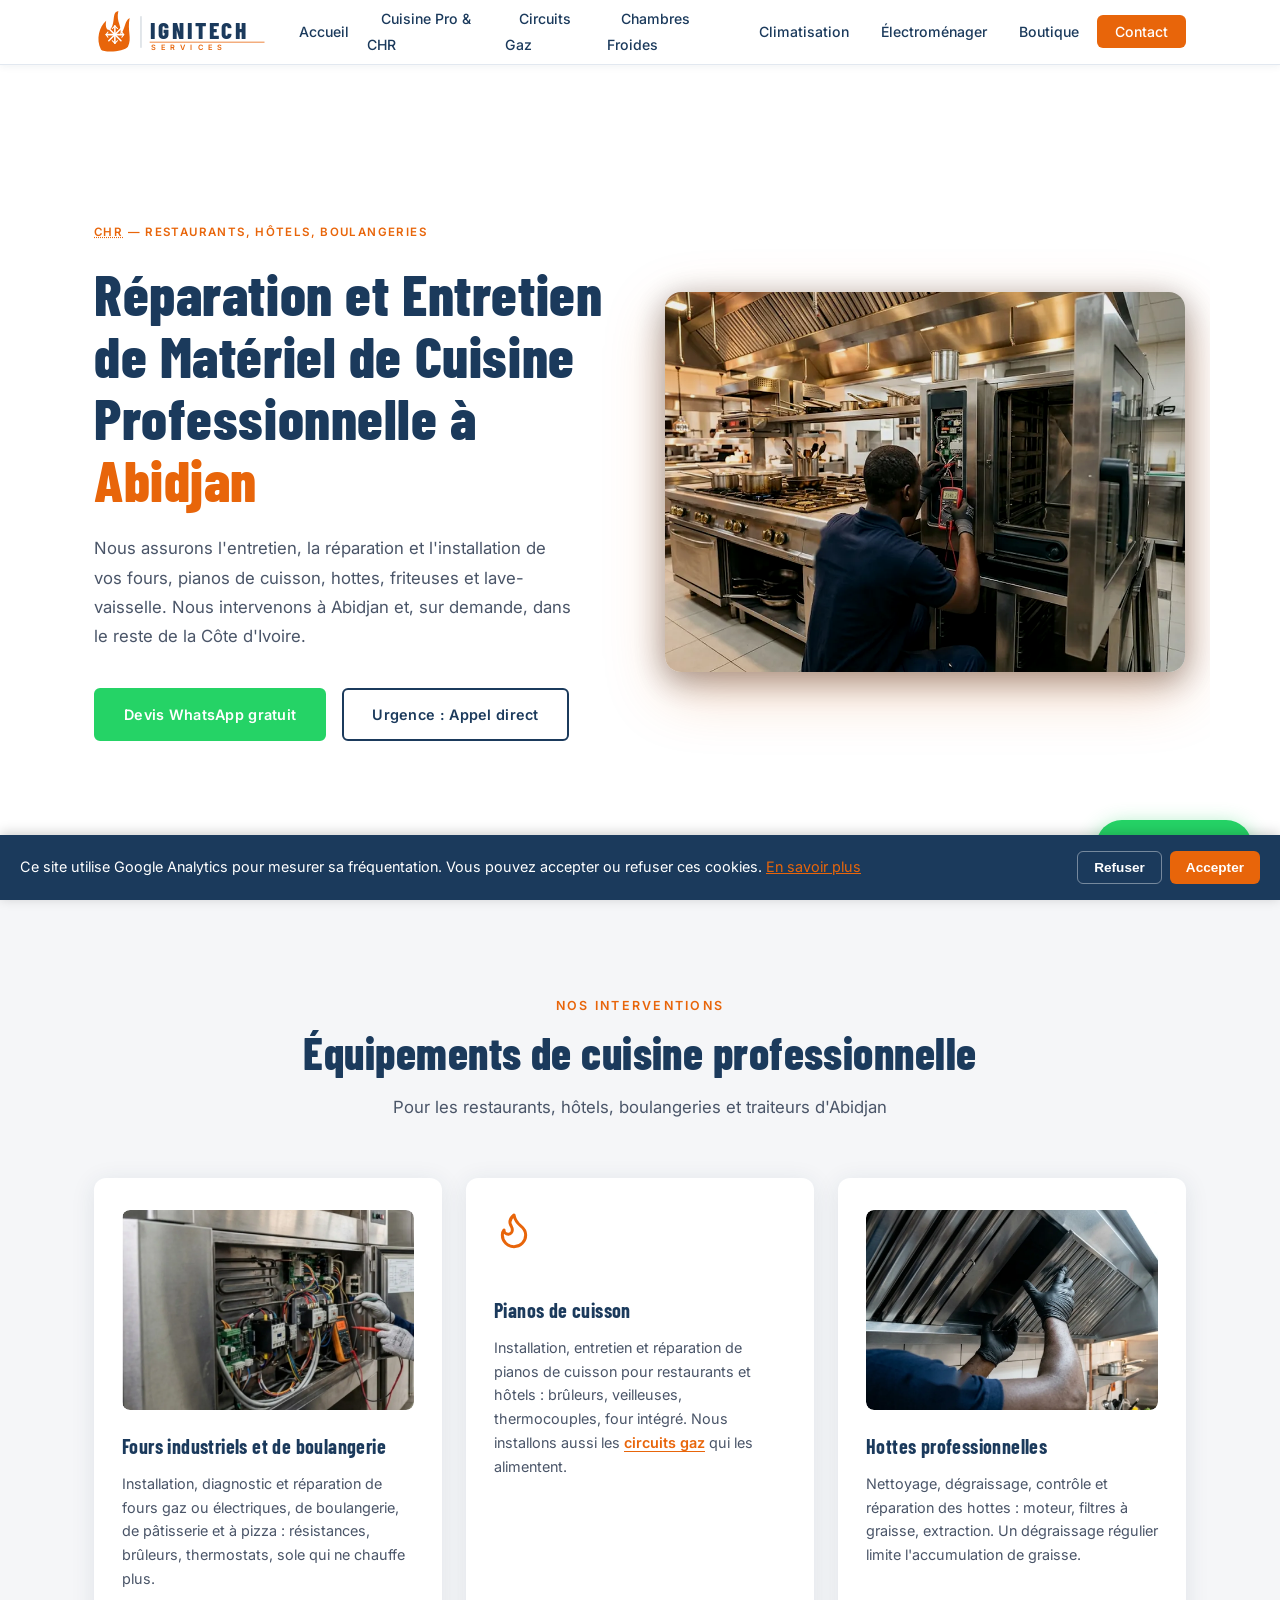
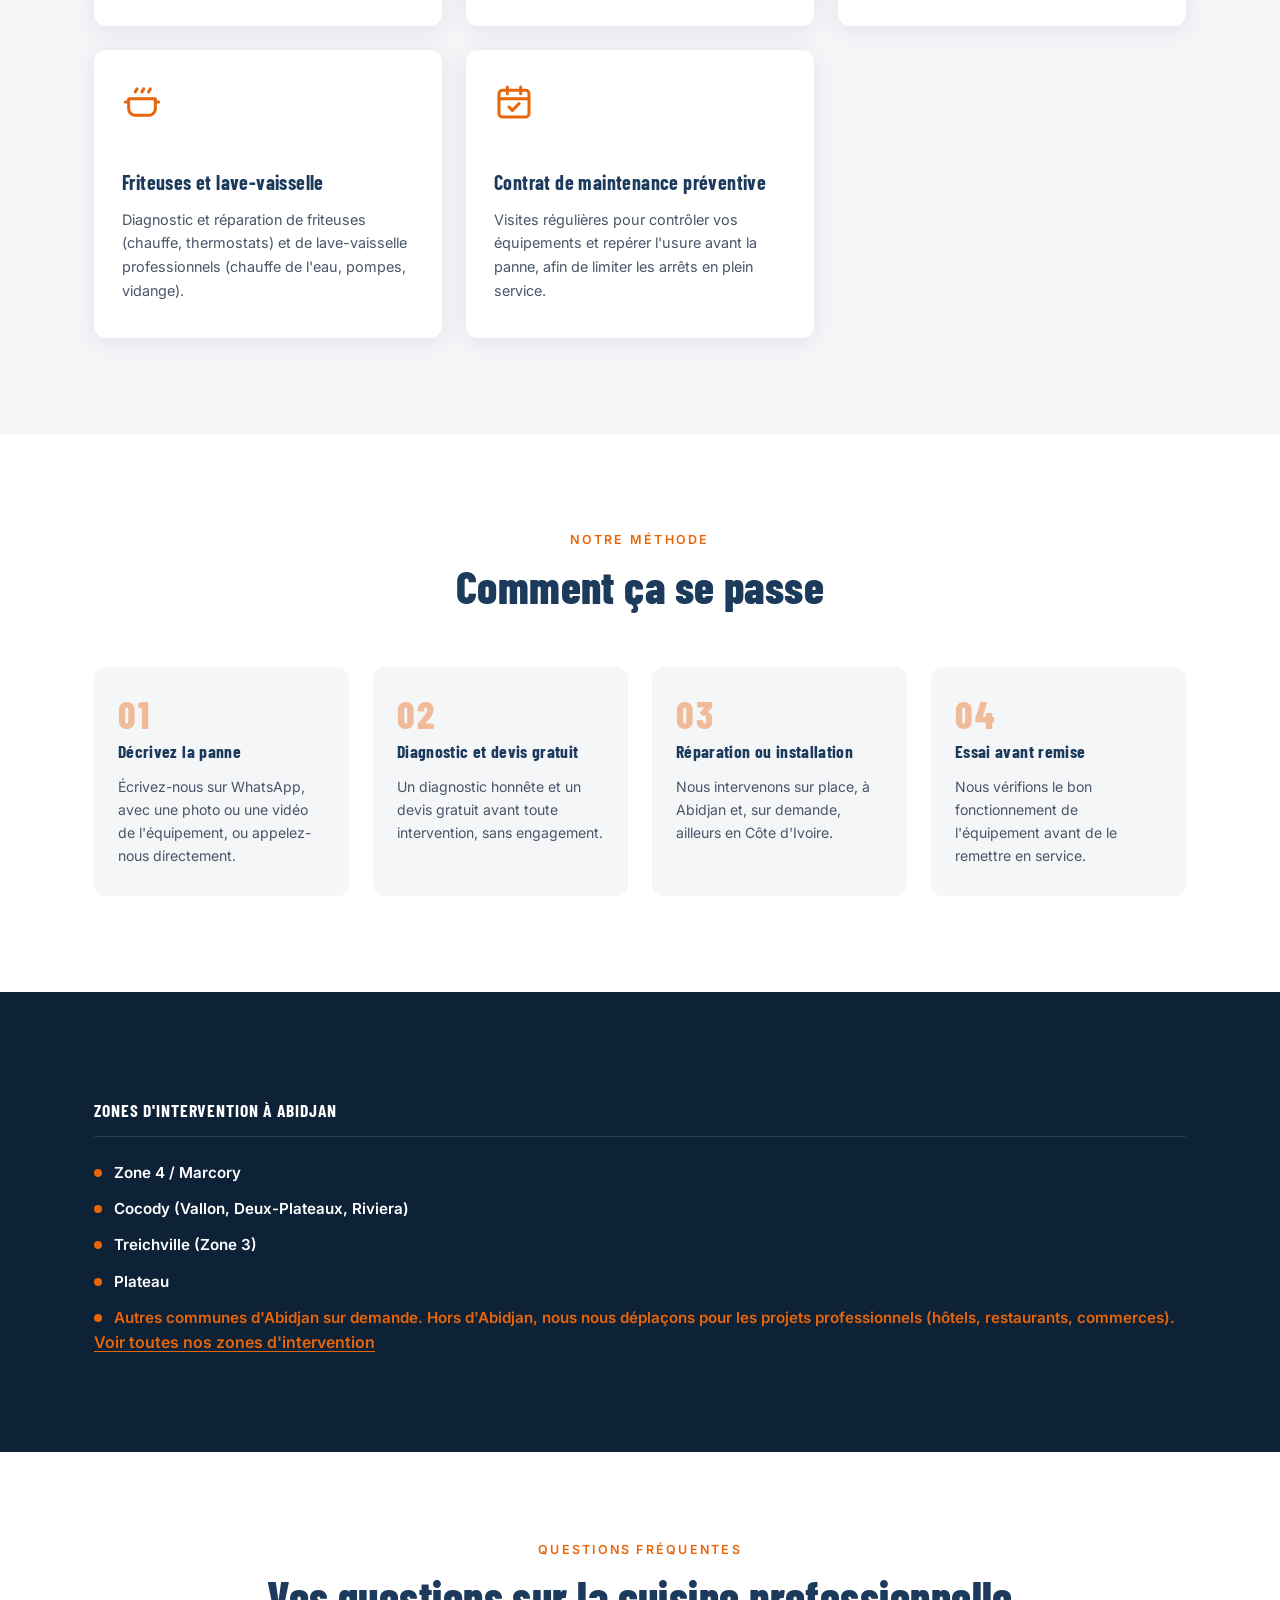
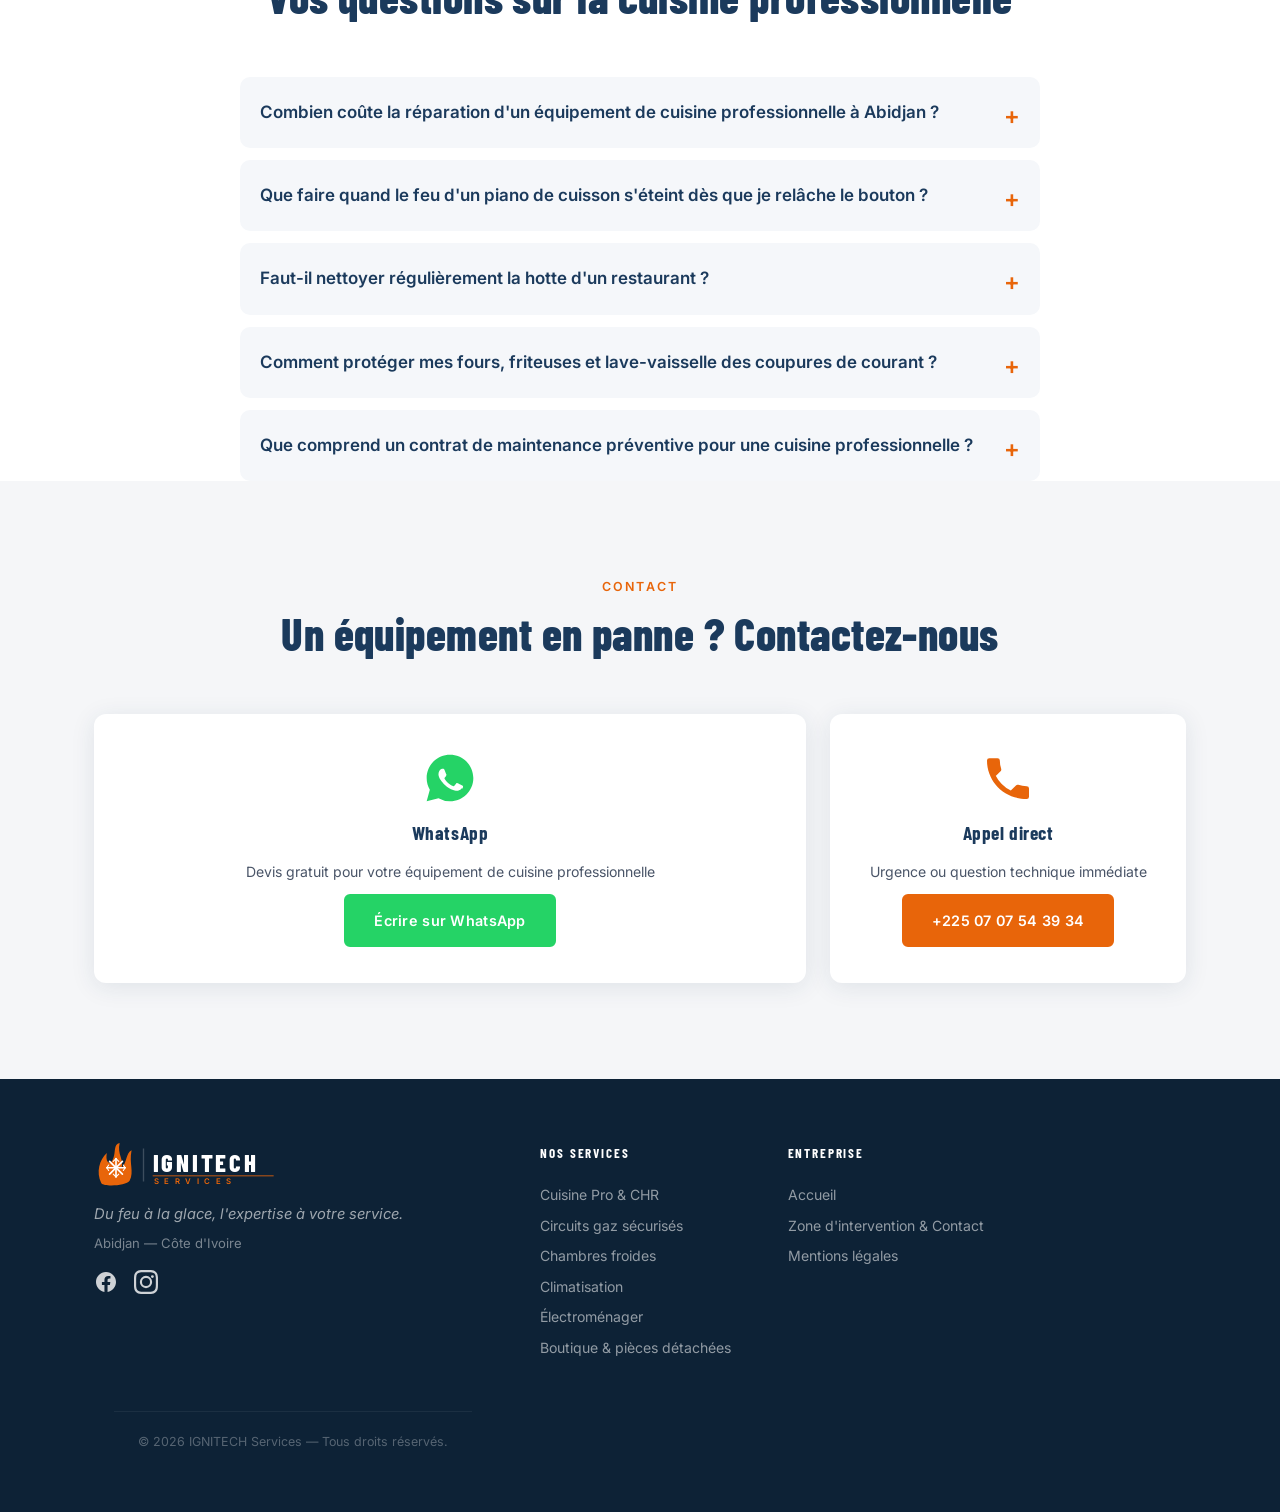
<file: cuisine-professionnelle-chr.html>
<!DOCTYPE html>
<html lang="fr">
<head>
<meta charset="UTF-8">
<meta name="viewport" content="width=device-width, initial-scale=1.0">
<title>Réparation Matériel Cuisine Pro Abidjan | IGNITECH Services</title>
<meta name="description" content="Réparation et entretien de fours, pianos de cuisson, hottes, friteuses et lave-vaisselle pour restaurants, hôtels et boulangeries à Abidjan.">
<link rel="canonical" href="https://ignitechservices.com/cuisine-professionnelle-chr.html">

<!-- Open Graph -->
<meta property="og:type" content="website">
<meta property="og:title" content="Dépannage Réparation Cuisine Pro Abidjan | IGNITECH Services">
<meta property="og:description" content="Dépannage et réparation de fours, pianos, hottes, friteuses et lave-vaisselle pour restaurants, hôtels et boulangeries à Abidjan. Devis WhatsApp gratuit.">
<meta property="og:url" content="https://ignitechservices.com/cuisine-professionnelle-chr.html">
<meta property="og:image" content="https://ignitechservices.com/cuisine-og.jpg">
<meta property="og:image:width" content="1200">
<meta property="og:image:height" content="630">
<meta property="og:image:alt" content="Technicien contrôlant l'électronique d'un four professionnel dans une grande cuisine de restaurant">
<meta property="og:locale" content="fr_FR">
<meta property="og:site_name" content="IGNITECH Services">

<!-- Twitter Card -->
<meta name="twitter:card" content="summary_large_image">
<meta name="twitter:title" content="Réparation Matériel Cuisine Pro Abidjan | IGNITECH Services">
<meta name="twitter:description" content="Réparation et entretien de fours, pianos, hottes, friteuses et lave-vaisselle professionnels pour restaurants, hôtels et boulangeries à Abidjan.">
<meta name="twitter:image" content="https://ignitechservices.com/cuisine-og.jpg">
<!-- Sécurité -->
<meta http-equiv="X-Content-Type-Options" content="nosniff">
<meta name="referrer" content="strict-origin-when-cross-origin">
<meta http-equiv="Permissions-Policy" content="geolocation=(), microphone=(), camera=()">

<link rel="manifest" href="manifest.json">
<link rel="icon" href="favicon.ico" sizes="any">
<link rel="apple-touch-icon" href="apple-touch-icon.png">
<meta name="theme-color" content="#E8650A">
<link rel="preconnect" href="https://fonts.googleapis.com">
<link rel="preconnect" href="https://fonts.gstatic.com" crossorigin>
<link href="https://fonts.googleapis.com/css2?family=Barlow+Condensed:wght@500;600;700;800&family=Inter:wght@400;500;600;700&display=swap" rel="stylesheet">

<link rel="stylesheet" href="style.css">

<!-- Schema.org : Service -->
<script type="application/ld+json">
{
  "@context": "https://schema.org",
  "@type": "Service",
  "name": "Réparation et entretien de matériel de cuisine professionnelle à Abidjan",
  "serviceType": "Réparation, entretien et installation de matériel de cuisine professionnelle",
  "url": "https://ignitechservices.com/cuisine-professionnelle-chr.html",
  "image": "https://ignitechservices.com/cuisine-hero.webp",
  "provider": {
    "@type": "LocalBusiness",
    "name": "IGNITECH Services",
    "url": "https://ignitechservices.com/",
    "telephone": "+2250767010286",
    "areaServed": "Abidjan, Côte d'Ivoire"
  },
  "areaServed": {
    "@type": "City",
    "name": "Abidjan"
  },
  "description": "Réparation, entretien et installation de fours, pianos de cuisson, hottes, friteuses et lave-vaisselle professionnels pour restaurants, hôtels, boulangeries et traiteurs à Abidjan."
}
</script>

<!-- Schema.org : Fil d'Ariane -->
<script type="application/ld+json">
{
  "@context": "https://schema.org",
  "@type": "BreadcrumbList",
  "itemListElement": [
    {
      "@type": "ListItem",
      "position": 1,
      "name": "Accueil",
      "item": "https://ignitechservices.com/"
    },
    {
      "@type": "ListItem",
      "position": 2,
      "name": "Cuisine professionnelle",
      "item": "https://ignitechservices.com/cuisine-professionnelle-chr.html"
    }
  ]
}
</script>
<!-- Schema.org : FAQPage -->
<script type="application/ld+json">
{
  "@context": "https://schema.org",
  "@type": "FAQPage",
  "mainEntity": [
    {
      "@type": "Question",
      "name": "Combien coûte la réparation d'un équipement de cuisine professionnelle à Abidjan ?",
      "acceptedAnswer": {
        "@type": "Answer",
        "text": "Le coût dépend de l'équipement, de la panne et des pièces à remplacer. Nous établissons un devis gratuit après diagnostic sur place, ou d'après votre description envoyée par WhatsApp avec une photo ou une vidéo."
      }
    },
    {
      "@type": "Question",
      "name": "Que faire quand le feu d'un piano de cuisson s'éteint dès que je relâche le bouton ?",
      "acceptedAnswer": {
        "@type": "Answer",
        "text": "Cela peut venir d'un thermocouple encrassé ou usé, d'un brûleur encrassé ou d'une arrivée de gaz irrégulière. Ne forcez pas l'allumage. En cas d'odeur de gaz, fermez l'arrivée de gaz, aérez et n'allumez aucune flamme, puis faites vérifier l'appareil par un technicien."
      }
    },
    {
      "@type": "Question",
      "name": "Faut-il nettoyer régulièrement la hotte d'un restaurant ?",
      "acceptedAnswer": {
        "@type": "Answer",
        "text": "Oui, c'est une bonne pratique : la graisse s'accumule dans les filtres et les conduits, et elle est inflammable. La fréquence dépend de votre activité, surtout avec beaucoup de friture ou de grillades. Pour vos obligations de sécurité incendie, renseignez-vous auprès de l'ONPC."
      }
    },
    {
      "@type": "Question",
      "name": "Comment protéger mes fours, friteuses et lave-vaisselle des coupures de courant ?",
      "acceptedAnswer": {
        "@type": "Answer",
        "text": "Les coupures et les variations de tension peuvent abîmer les cartes électroniques et les résistances. Une protection adaptée à l'appareil, comme un stabilisateur, aide à limiter les dégâts. Demandez conseil à un technicien pour choisir celle qui convient à votre installation."
      }
    },
    {
      "@type": "Question",
      "name": "Que comprend un contrat de maintenance préventive pour une cuisine professionnelle ?",
      "acceptedAnswer": {
        "@type": "Answer",
        "text": "Il prévoit des visites régulières pour vérifier vos fours, pianos de cuisson, hottes, friteuses et lave-vaisselle, afin de repérer les signes d'usure avant la panne. L'objectif est de limiter les arrêts de service imprévus."
      }
    }
  ]
}
</script>

<!-- Google Analytics -->
<script>
  window.dataLayer = window.dataLayer || [];
  function gtag(){dataLayer.push(arguments);}
  gtag('consent', 'default', {
    'analytics_storage': localStorage.getItem('ignitech_cookie_consent') === 'accepted' ? 'granted' : 'denied'
  });
</script>
<script async src="https://www.googletagmanager.com/gtag/js?id=G-MSWYDD2F9G"></script>
<script>
  gtag('js', new Date());
  gtag('config', 'G-MSWYDD2F9G');
</script>
</head>
<body>

<!-- ===== HEADER / NAV ===== -->
<header class="nav-header">
<div class="nav-container">
<a href="index.html" class="nav-logo" aria-label="IGNITECH Services - Accueil">
<svg class="logo-svg" viewBox="0 0 220 48" xmlns="http://www.w3.org/2000/svg" aria-label="IGNITECH Services">
<path d="M8 44 C2 32 6 18 14 11 C12 22 18 25 21 17 C24 10 21 1 28 0 C25 13 33 17 30 28 C36 21 35 11 41 8 C38 23 44 31 39 41 C35 47 11 48 8 44Z" fill="#E8650A"/>
<line x1="24" y1="17" x2="24" y2="37" stroke="white" stroke-width="1.8" stroke-linecap="round"/>
<line x1="14" y1="27" x2="34" y2="27" stroke="white" stroke-width="1.8" stroke-linecap="round"/>
<line x1="17" y1="20" x2="31" y2="34" stroke="white" stroke-width="1.8" stroke-linecap="round"/>
<line x1="31" y1="20" x2="17" y2="34" stroke="white" stroke-width="1.8" stroke-linecap="round"/>
<line x1="24" y1="17" x2="21" y2="20" stroke="white" stroke-width="1.2" stroke-linecap="round"/>
<line x1="24" y1="17" x2="27" y2="20" stroke="white" stroke-width="1.2" stroke-linecap="round"/>
<line x1="24" y1="37" x2="21" y2="34" stroke="white" stroke-width="1.2" stroke-linecap="round"/>
<line x1="24" y1="37" x2="27" y2="34" stroke="white" stroke-width="1.2" stroke-linecap="round"/>
<line x1="14" y1="27" x2="16" y2="24" stroke="white" stroke-width="1.2" stroke-linecap="round"/>
<line x1="14" y1="27" x2="16" y2="30" stroke="white" stroke-width="1.2" stroke-linecap="round"/>
<line x1="34" y1="27" x2="32" y2="24" stroke="white" stroke-width="1.2" stroke-linecap="round"/>
<line x1="34" y1="27" x2="32" y2="30" stroke="white" stroke-width="1.2" stroke-linecap="round"/>
<line x1="54" y1="6" x2="54" y2="42" stroke="rgba(27,58,92,0.2)" stroke-width="1.5"/>
<text x="64" y="32" font-family="Barlow Condensed, sans-serif" font-size="27" font-weight="800" fill="#1B3A5C" letter-spacing="3">IGNITECH</text>
<rect x="64" y="35" width="132" height="1.5" fill="#E8650A" opacity="0.6"/>
<text x="65" y="45" font-family="Inter, sans-serif" font-size="8.5" font-weight="600" fill="#E8650A" letter-spacing="6">SERVICES</text>
</svg>
</a>
<button class="nav-toggle" aria-label="Ouvrir le menu" aria-expanded="false">
<span class="nav-toggle-bar"></span>
<span class="nav-toggle-bar"></span>
<span class="nav-toggle-bar"></span>
</button>
<ul class="nav-menu" id="nav-menu" role="list">
<li><a href="index.html" class="nav-link">Accueil</a></li>
<li><a href="cuisine-professionnelle-chr.html" class="nav-link">Cuisine Pro & CHR</a></li>
<li><a href="installation-circuit-gaz.html" class="nav-link">Circuits Gaz</a></li>
<li><a href="froid-industriel-chambre-froide.html" class="nav-link">Chambres Froides</a></li>
<li><a href="climatisation-abidjan.html" class="nav-link">Climatisation</a></li>
<li><a href="reparation-electromenager.html" class="nav-link">Électroménager</a></li>
<li><a href="boutique-pieces-equipements.html" class="nav-link">Boutique</a></li>
<li><a href="zone-intervention-contact.html" class="nav-link nav-link--cta">Contact</a></li>
</ul>
</div>
</header>

<!-- ===== HERO ===== -->
<section class="hero">
<div class="hero-content">
<p class="hero-eyebrow"><abbr title="Cafés, Hôtels, Restaurants">CHR</abbr> — Restaurants, Hôtels, Boulangeries</p>
<h1 class="hero-title">Réparation et Entretien de Matériel de Cuisine Professionnelle à <span class="hero-title--accent">Abidjan</span></h1>
<p class="hero-subtitle">Nous assurons l'entretien, la réparation et l'installation de vos fours, pianos de cuisson, hottes, friteuses et lave-vaisselle. Nous intervenons à Abidjan et, sur demande, dans le reste de la Côte d'Ivoire.</p>
<div class="hero-actions">
<a href="https://wa.me/2250767010286?text=Bonjour%20IGNITECH%20Services%2C%20je%20souhaite%20un%20devis%20pour%20un%20%C3%A9quipement%20de%20cuisine%20professionnelle%20(four%2C%20piano%20de%20cuisson%2C%20hotte%2C%20friteuse%20ou%20lave-vaisselle)." class="btn btn--whatsapp" target="_blank" rel="noopener noreferrer">Devis WhatsApp gratuit</a>
<a href="tel:+2250707543934" class="btn btn--secondary">Urgence : Appel direct</a>
</div>
</div>
<div class="hero-visual">
<img src="cuisine-hero.webp" alt="Technicien contrôlant avec un multimètre l'électronique d'un four professionnel dans une grande cuisine de restaurant" class="hero-img" width="1200" height="675" loading="eager" fetchpriority="high">
</div>
</section>

<!-- ===== SERVICES ===== -->
<section class="services" id="services">
<div class="section-container">
<div class="section-header">
<p class="section-eyebrow">Nos interventions</p>
<h2 class="section-title">Équipements de cuisine professionnelle</h2>
<p class="section-subtitle">Pour les restaurants, hôtels, boulangeries et traiteurs d'Abidjan</p>
</div>
<div class="services-grid">

<div class="service-card">
<div class="service-icon service-icon--photo">
<img src="cuisine-four.webp" alt="Technicien vérifiant avec un multimètre le coffret électrique d'un four de boulangerie" class="service-photo" width="1000" height="750" loading="lazy">
</div>
<h3 class="service-name">Fours industriels et de boulangerie</h3>
<p class="service-desc">Installation, diagnostic et réparation de fours gaz ou électriques, de boulangerie, de pâtisserie et à pizza : résistances, brûleurs, thermostats, sole qui ne chauffe plus.</p>
</div>
<div class="service-card">
<div class="service-icon">
  <svg width="40" height="40" viewBox="0 0 24 24" fill="none" stroke="#E8650A" stroke-width="1.8" stroke-linecap="round" stroke-linejoin="round" aria-hidden="true" focusable="false">
    <path d="M8.5 14.5A2.5 2.5 0 0 0 11 12c0-1.38-.5-2-1-3-1.072-2.143-.224-4.054 2-6 .5 2.5 2 4.9 4 6.5 2 1.6 3 3.5 3 5.5a7 7 0 1 1-14 0c0-1.153.433-2.294 1-3a2.5 2.5 0 0 0 2.5 2.5z" />
  </svg>
</div>
<h3 class="service-name">Pianos de cuisson</h3>
<p class="service-desc">Installation, entretien et réparation de pianos de cuisson pour restaurants et hôtels : brûleurs, veilleuses, thermocouples, four intégré. Nous installons aussi les <a href="installation-circuit-gaz.html">circuits gaz</a> qui les alimentent.</p>
</div>

<div class="service-card">
<div class="service-icon service-icon--photo">
<img src="cuisine-hotte.webp" alt="Technicien mettant en place un filtre à graisse dans une hotte professionnelle de cuisine" class="service-photo" width="1000" height="750" loading="lazy">
</div>
<h3 class="service-name">Hottes professionnelles</h3>
<p class="service-desc">Nettoyage, dégraissage, contrôle et réparation des hottes : moteur, filtres à graisse, extraction. Un dégraissage régulier limite l'accumulation de graisse.</p>
</div>

<div class="service-card">
<div class="service-icon">
<svg width="40" height="40" viewBox="0 0 24 24" fill="none" stroke="#E8650A" stroke-width="1.8" stroke-linecap="round" stroke-linejoin="round" aria-hidden="true" focusable="false">
<path d="M4 10h16v6a4 4 0 0 1-4 4H8a4 4 0 0 1-4-4z"/>
<path d="M2 12h2M20 12h2"/>
<path d="M8 6c0-1 1-1 1-2M12 6c0-1 1-1 1-2M16 6c0-1 1-1 1-2"/>
</svg>
</div>
<h3 class="service-name">Friteuses et lave-vaisselle</h3>
<p class="service-desc">Diagnostic et réparation de friteuses (chauffe, thermostats) et de lave-vaisselle professionnels (chauffe de l'eau, pompes, vidange).</p>
</div>

<div class="service-card">
<div class="service-icon">
<svg width="40" height="40" viewBox="0 0 24 24" fill="none" stroke="#E8650A" stroke-width="1.8" stroke-linecap="round" stroke-linejoin="round" aria-hidden="true" focusable="false">
<rect x="3" y="5" width="18" height="16" rx="2"/>
<path d="M8 3v4M16 3v4M3 10h18M9 15l2 2 4-4"/>
</svg>
</div>
<h3 class="service-name">Contrat de maintenance préventive</h3>
<p class="service-desc">Visites régulières pour contrôler vos équipements et repérer l'usure avant la panne, afin de limiter les arrêts en plein service.</p>
</div>

</div>
</div>
</section>

<!-- ===== COMMENT ÇA SE PASSE ===== -->
<section class="pourquoi">
<div class="section-container">
<div class="section-header">
<p class="section-eyebrow">Notre méthode</p>
<h2 class="section-title">Comment ça se passe</h2>
</div>
<div class="pourquoi-grid">

<div class="pourquoi-card">
<span class="pourquoi-number">01</span>
<h3 class="pourquoi-title">Décrivez la panne</h3>
<p class="pourquoi-desc">Écrivez-nous sur WhatsApp, avec une photo ou une vidéo de l'équipement, ou appelez-nous directement.</p>
</div>

<div class="pourquoi-card">
<span class="pourquoi-number">02</span>
<h3 class="pourquoi-title">Diagnostic et devis gratuit</h3>
<p class="pourquoi-desc">Un diagnostic honnête et un devis gratuit avant toute intervention, sans engagement.</p>
</div>

<div class="pourquoi-card">
<span class="pourquoi-number">03</span>
<h3 class="pourquoi-title">Réparation ou installation</h3>
<p class="pourquoi-desc">Nous intervenons sur place, à Abidjan et, sur demande, ailleurs en Côte d'Ivoire.</p>
</div>

<div class="pourquoi-card">
<span class="pourquoi-number">04</span>
<h3 class="pourquoi-title">Essai avant remise</h3>
<p class="pourquoi-desc">Nous vérifions le bon fonctionnement de l'équipement avant de le remettre en service.</p>
</div>

</div>
</div>
</section>
<!-- ===== ZONES D'INTERVENTION ===== -->
<section class="intervention">
<div class="section-container">
<div class="intervention-zones">
<h2 class="intervention-zones-title">Zones d'intervention à Abidjan</h2>
<div class="zones-grid">
<div class="zone-item zone-item--primary">
<span class="zone-dot"></span>
<span>Zone 4 / Marcory</span>
</div>
<div class="zone-item zone-item--primary">
<span class="zone-dot"></span>
<span>Cocody (Vallon, Deux-Plateaux, Riviera)</span>
</div>
<div class="zone-item zone-item--primary">
<span class="zone-dot"></span>
<span>Treichville (Zone 3)</span>
</div>
<div class="zone-item zone-item--primary">
<span class="zone-dot"></span>
<span>Plateau</span>
</div>
<div class="zone-item zone-item--beyond">
<span class="zone-dot zone-dot--beyond"></span>
<span>Autres communes d'Abidjan sur demande. Hors d'Abidjan, nous nous déplaçons pour les projets professionnels (hôtels, restaurants, commerces).</span>
</div>
</div>
<p><a href="zone-intervention-contact.html">Voir toutes nos zones d'intervention</a></p>
</div>
</div>
</section>
<!-- ===== FAQ ===== -->
<section class="faq" id="faq">
  <div class="section-container">
    <div class="section-header">
      <p class="section-eyebrow">Questions fréquentes</p>
      <h2 class="section-title">Vos questions sur la cuisine professionnelle</h2>
    </div>
    <div class="faq-list">
      
      <details class="faq-item">
        <summary class="faq-question">Combien coûte la réparation d'un équipement de cuisine professionnelle à Abidjan ?</summary>
        <p class="faq-answer">Le coût dépend de l'équipement, de la panne et des pièces à remplacer. Nous établissons un devis gratuit après diagnostic sur place, ou d'après votre description envoyée par WhatsApp avec une photo ou une vidéo.</p>
      </details>
      
      <details class="faq-item">
        <summary class="faq-question">Que faire quand le feu d'un piano de cuisson s'éteint dès que je relâche le bouton ?</summary>
        <p class="faq-answer">Cela peut venir d'un thermocouple encrassé ou usé, d'un brûleur encrassé ou d'une arrivée de gaz irrégulière. Ne forcez pas l'allumage. En cas d'odeur de gaz, fermez l'arrivée de gaz, aérez et n'allumez aucune flamme, puis faites vérifier l'appareil par un technicien.</p>
      </details>
      
      <details class="faq-item">
        <summary class="faq-question">Faut-il nettoyer régulièrement la hotte d'un restaurant ?</summary>
        <p class="faq-answer">Oui, c'est une bonne pratique : la graisse s'accumule dans les filtres et les conduits, et elle est inflammable. La fréquence dépend de votre activité, surtout avec beaucoup de friture ou de grillades. Pour vos obligations de sécurité incendie, renseignez-vous auprès de l'ONPC.</p>
      </details>
      
      <details class="faq-item">
        <summary class="faq-question">Comment protéger mes fours, friteuses et lave-vaisselle des coupures de courant ?</summary>
        <p class="faq-answer">Les coupures et les variations de tension peuvent abîmer les cartes électroniques et les résistances. Une protection adaptée à l'appareil, comme un stabilisateur, aide à limiter les dégâts. Demandez conseil à un technicien pour choisir celle qui convient à votre installation.</p>
      </details>
      
      <details class="faq-item">
        <summary class="faq-question">Que comprend un contrat de maintenance préventive pour une cuisine professionnelle ?</summary>
        <p class="faq-answer">Il prévoit des visites régulières pour vérifier vos fours, pianos de cuisson, hottes, friteuses et lave-vaisselle, afin de repérer les signes d'usure avant la panne. L'objectif est de limiter les arrêts de service imprévus.</p>
      </details>
      
    </div>
  </div>
</section>
<!-- ===== CTA FINALE ===== -->
<section class="contact" id="contact">
<div class="section-container">
<div class="section-header">
<p class="section-eyebrow">Contact</p>
<h2 class="section-title">Un équipement en panne ? Contactez-nous</h2>
</div>
<div class="contact-content">

<div class="contact-card">
<div class="contact-card-icon">
<svg viewBox="0 0 24 24" width="28" height="28" fill="#25D366" aria-hidden="true">
<path d="M12 2C6.48 2 2 6.48 2 12c0 1.85.5 3.58 1.35 5.06L2 22l5.06-1.32A9.94 9.94 0 0 0 12 22c5.52 0 10-4.48 10-10S17.52 2 12 2zm5.2 14.2c-.22.62-1.28 1.18-1.76 1.24-.45.06-.9.24-3.02-.63-2.55-1.05-4.2-3.62-4.33-3.8-.13-.18-1.03-1.37-1.03-2.6 0-1.23.65-1.84.88-2.09.22-.25.5-.31.66-.31.16 0 .33 0 .47.01.15.01.35-.06.55.42.22.53.74 1.83.8 1.96.06.13.1.29.02.47-.08.18-.13.29-.25.44-.13.16-.27.35-.38.47-.13.13-.26.27-.11.53.15.26.68 1.12 1.46 1.81 1 .89 1.85 1.17 2.11 1.3.26.13.41.11.56-.06.16-.18.65-.76.83-1.02.18-.26.35-.21.59-.13.24.09 1.53.72 1.79.85.26.13.44.2.5.31.07.13.07.73-.14 1.35z"/>
</svg>
</div>
<h3 class="contact-card-title">WhatsApp</h3>
<p class="contact-card-info">Devis gratuit pour votre équipement de cuisine professionnelle</p>
<a href="https://wa.me/2250767010286?text=Bonjour%20IGNITECH%20Services%2C%20je%20souhaite%20un%20devis%20pour%20un%20%C3%A9quipement%20de%20cuisine%20professionnelle%20(four%2C%20piano%20de%20cuisson%2C%20hotte%2C%20friteuse%20ou%20lave-vaisselle)." class="btn btn--whatsapp" target="_blank" rel="noopener noreferrer">Écrire sur WhatsApp</a>
</div>

<div class="contact-card">
<div class="contact-card-icon">
<svg viewBox="0 0 24 24" width="28" height="28" fill="#E8650A" aria-hidden="true">
<path d="M6.62 10.79a15.05 15.05 0 0 0 6.59 6.59l2.2-2.2a1 1 0 0 1 1.01-.24c1.12.37 2.33.57 3.58.57a1 1 0 0 1 1 1V20a1 1 0 0 1-1 1C10.4 21 3 13.6 3 4.5a1 1 0 0 1 1-1h3.5a1 1 0 0 1 1 1c0 1.25.2 2.46.57 3.58a1 1 0 0 1-.25 1.02l-2.2 2.19z"/>
</svg>
</div>
<h3 class="contact-card-title">Appel direct</h3>
<p class="contact-card-info">Urgence ou question technique immédiate</p>
<a href="tel:+2250707543934" class="btn btn--primary">+225 07 07 54 39 34</a>
</div>

</div>
</div>
</section>

<!-- ===== FOOTER ===== -->
<footer class="footer" role="contentinfo">
<div class="footer-container">
<div class="footer-brand">
<svg class="footer-logo" viewBox="0 0 220 48" xmlns="http://www.w3.org/2000/svg" aria-label="IGNITECH Services">
<path d="M8 44 C2 32 6 18 14 11 C12 22 18 25 21 17 C24 10 21 1 28 0 C25 13 33 17 30 28 C36 21 35 11 41 8 C38 23 44 31 39 41 C35 47 11 48 8 44Z" fill="#E8650A"/>
<line x1="24" y1="17" x2="24" y2="37" stroke="white" stroke-width="1.8" stroke-linecap="round"/>
<line x1="14" y1="27" x2="34" y2="27" stroke="white" stroke-width="1.8" stroke-linecap="round"/>
<line x1="17" y1="20" x2="31" y2="34" stroke="white" stroke-width="1.8" stroke-linecap="round"/>
<line x1="31" y1="20" x2="17" y2="34" stroke="white" stroke-width="1.8" stroke-linecap="round"/>
<line x1="24" y1="17" x2="21" y2="20" stroke="white" stroke-width="1.2" stroke-linecap="round"/>
<line x1="24" y1="17" x2="27" y2="20" stroke="white" stroke-width="1.2" stroke-linecap="round"/>
<line x1="24" y1="37" x2="21" y2="34" stroke="white" stroke-width="1.2" stroke-linecap="round"/>
<line x1="24" y1="37" x2="27" y2="34" stroke="white" stroke-width="1.2" stroke-linecap="round"/>
<line x1="14" y1="27" x2="16" y2="24" stroke="white" stroke-width="1.2" stroke-linecap="round"/>
<line x1="14" y1="27" x2="16" y2="30" stroke="white" stroke-width="1.2" stroke-linecap="round"/>
<line x1="34" y1="27" x2="32" y2="24" stroke="white" stroke-width="1.2" stroke-linecap="round"/>
<line x1="34" y1="27" x2="32" y2="30" stroke="white" stroke-width="1.2" stroke-linecap="round"/>
<line x1="54" y1="6" x2="54" y2="42" stroke="rgba(255,255,255,0.2)" stroke-width="1.5"/>
<text x="64" y="32" font-family="Barlow Condensed, sans-serif" font-size="27" font-weight="800" fill="#ffffff" letter-spacing="3">IGNITECH</text>
<rect x="64" y="35" width="132" height="1.5" fill="#E8650A" opacity="0.6"/>
<text x="65" y="45" font-family="Inter, sans-serif" font-size="8.5" font-weight="600" fill="#E8650A" letter-spacing="6">SERVICES</text>
</svg>
<p class="footer-tagline">Du feu à la glace, l'expertise à votre service.</p>
<p class="footer-location">Abidjan — Côte d'Ivoire</p>
<div class="footer-social" aria-label="Réseaux sociaux IGNITECH Services">
<a href="https://www.facebook.com/share/18wUSMNf8Z/" target="_blank" rel="noopener noreferrer" aria-label="IGNITECH Services sur Facebook" class="footer-social-link">
<svg viewBox="0 0 24 24" width="24" height="24" fill="currentColor" aria-hidden="true">
<path d="M22 12c0-5.52-4.48-10-10-10S2 6.48 2 12c0 4.99 3.66 9.13 8.44 9.88v-6.99h-2.54V12h2.54V9.8c0-2.5 1.49-3.89 3.77-3.89 1.09 0 2.24.2 2.24.2v2.46h-1.26c-1.24 0-1.63.77-1.63 1.56V12h2.78l-.44 2.89h-2.34v6.99C18.34 21.13 22 16.99 22 12z"/>
</svg>
</a>
<a href="https://www.instagram.com/ignitech.services/" target="_blank" rel="noopener noreferrer" aria-label="IGNITECH Services sur Instagram" class="footer-social-link">
<svg viewBox="0 0 24 24" width="24" height="24" fill="currentColor" aria-hidden="true">
<path d="M12 2.16c3.2 0 3.58.01 4.85.07 3.25.15 4.77 1.69 4.92 4.92.06 1.27.07 1.65.07 4.85s-.01 3.58-.07 4.85c-.15 3.23-1.66 4.77-4.92 4.92-1.27.06-1.64.07-4.85.07s-3.58-.01-4.85-.07c-3.26-.15-4.77-1.7-4.92-4.92-.06-1.27-.07-1.65-.07-4.85s.02-3.58.07-4.85c.15-3.23 1.67-4.77 4.92-4.92 1.27-.06 1.65-.07 4.85-.07zM12 0C8.74 0 8.33.01 7.05.07c-4.35.2-6.78 2.62-6.98 6.98C0 8.33 0 8.74 0 12s.01 3.67.07 4.95c.2 4.36 2.62 6.78 6.98 6.98C8.33 24 8.74 24 12 24s3.67-.01 4.95-.07c4.35-.2 6.78-2.62 6.98-6.98.06-1.28.07-1.69.07-4.95s-.01-3.67-.07-4.95c-.2-4.35-2.62-6.78-6.98-6.98C15.67.01 15.26 0 12 0zm0 5.84A6.16 6.16 0 1 0 18.16 12 6.16 6.16 0 0 0 12 5.84zM12 16a4 4 0 1 1 4-4 4 4 0 0 1-4 4zm6.41-10.85a1.44 1.44 0 1 0 1.44 1.44 1.44 1.44 0 0 0-1.44-1.44z"/>
</svg>
</a>
</div>
</div>

<div class="footer-links">
<h4 class="footer-heading">Nos services</h4>
<ul role="list">
<li><a href="cuisine-professionnelle-chr.html" class="footer-link">Cuisine Pro & CHR</a></li>
<li><a href="installation-circuit-gaz.html" class="footer-link">Circuits gaz sécurisés</a></li>
<li><a href="froid-industriel-chambre-froide.html" class="footer-link">Chambres froides</a></li>
<li><a href="climatisation-abidjan.html" class="footer-link">Climatisation</a></li>
<li><a href="reparation-electromenager.html" class="footer-link">Électroménager</a></li>
<li><a href="boutique-pieces-equipements.html" class="footer-link">Boutique & pièces détachées</a></li>
</ul>
</div>

<div class="footer-links">
<h4 class="footer-heading">Entreprise</h4>
<ul role="list">
<li><a href="index.html" class="footer-link">Accueil</a></li>
<li><a href="zone-intervention-contact.html" class="footer-link">Zone d'intervention & Contact</a></li>
<li><a href="mentions-legales.html" class="footer-link">Mentions légales</a></li>
</ul>
</div>

<div class="footer-bottom">
<p class="footer-copy">
© <span id="annee"></span> IGNITECH Services — Tous droits réservés.
</p>
</div>
</div>
</footer>
<!-- ===== BOUTON WHATSAPP FLOTTANT ===== -->
<a
  href="https://wa.me/2250767010286?text=Bonjour%20IGNITECH%20Services%2C%20je%20souhaite%20un%20devis%20pour%20un%20%C3%A9quipement%20de%20cuisine%20professionnelle%20(four%2C%20piano%20de%20cuisson%2C%20hotte%2C%20friteuse%20ou%20lave-vaisselle)."
  class="whatsapp-float"
  target="_blank"
  rel="noopener noreferrer"
  aria-label="Contacter IGNITECH Services sur WhatsApp"
>
<svg viewBox="0 0 48 48" xmlns="http://www.w3.org/2000/svg" width="56" height="56">
  <circle cx="24" cy="24" r="24" fill="#25D366"/>
  <path fill="white" d="M35.2 12.8C32.4 10 28.8 8.4 24.9 8.4c-8 0-14.5 6.5-14.5 14.5 0 2.6.7 5.1 2 7.3L10 38l8-2.1c2.1 1.1 4.4 1.7 6.8 1.7 8 0 14.5-6.5 14.5-14.5.1-3.8-1.4-7.5-4.1-10.3zM24.9 35c-2.2 0-4.3-.6-6.2-1.7l-.4-.3-4.7 1.2 1.3-4.6-.3-.5c-1.2-2-1.9-4.2-1.9-6.6 0-6.6 5.4-12 12-12 3.2 0 6.2 1.3 8.5 3.5 2.3 2.3 3.5 5.2 3.5 8.4 0 6.8-5.4 12.6-11.8 12.6zm6.6-9c-.4-.2-2.1-1-2.4-1.1-.3-.1-.6-.2-.8.2-.2.4-.9 1.1-1.1 1.3-.2.2-.4.2-.8 0-.4-.2-1.6-.6-3-1.9-1.1-1-1.9-2.2-2.1-2.6-.2-.4 0-.6.2-.8l.5-.6c.2-.2.2-.4.3-.6.1-.2 0-.4 0-.6-.1-.2-.8-2-1.1-2.7-.3-.7-.6-.6-.8-.6h-.7c-.2 0-.6.1-.9.4-.3.3-1.2 1.2-1.2 2.9s1.2 3.4 1.4 3.6c.2.2 2.4 3.7 5.9 5.2.8.4 1.5.6 2 .7.8.2 1.6.2 2.2.1.7-.1 2.1-.8 2.4-1.7.3-.8.3-1.5.2-1.7-.1-.1-.3-.2-.7-.4z"/>
</svg>
    <span class="whatsapp-float-label">Devis gratuit</span>
  </a>

<script src="script.js"></script>
</body>
</html>
</file>
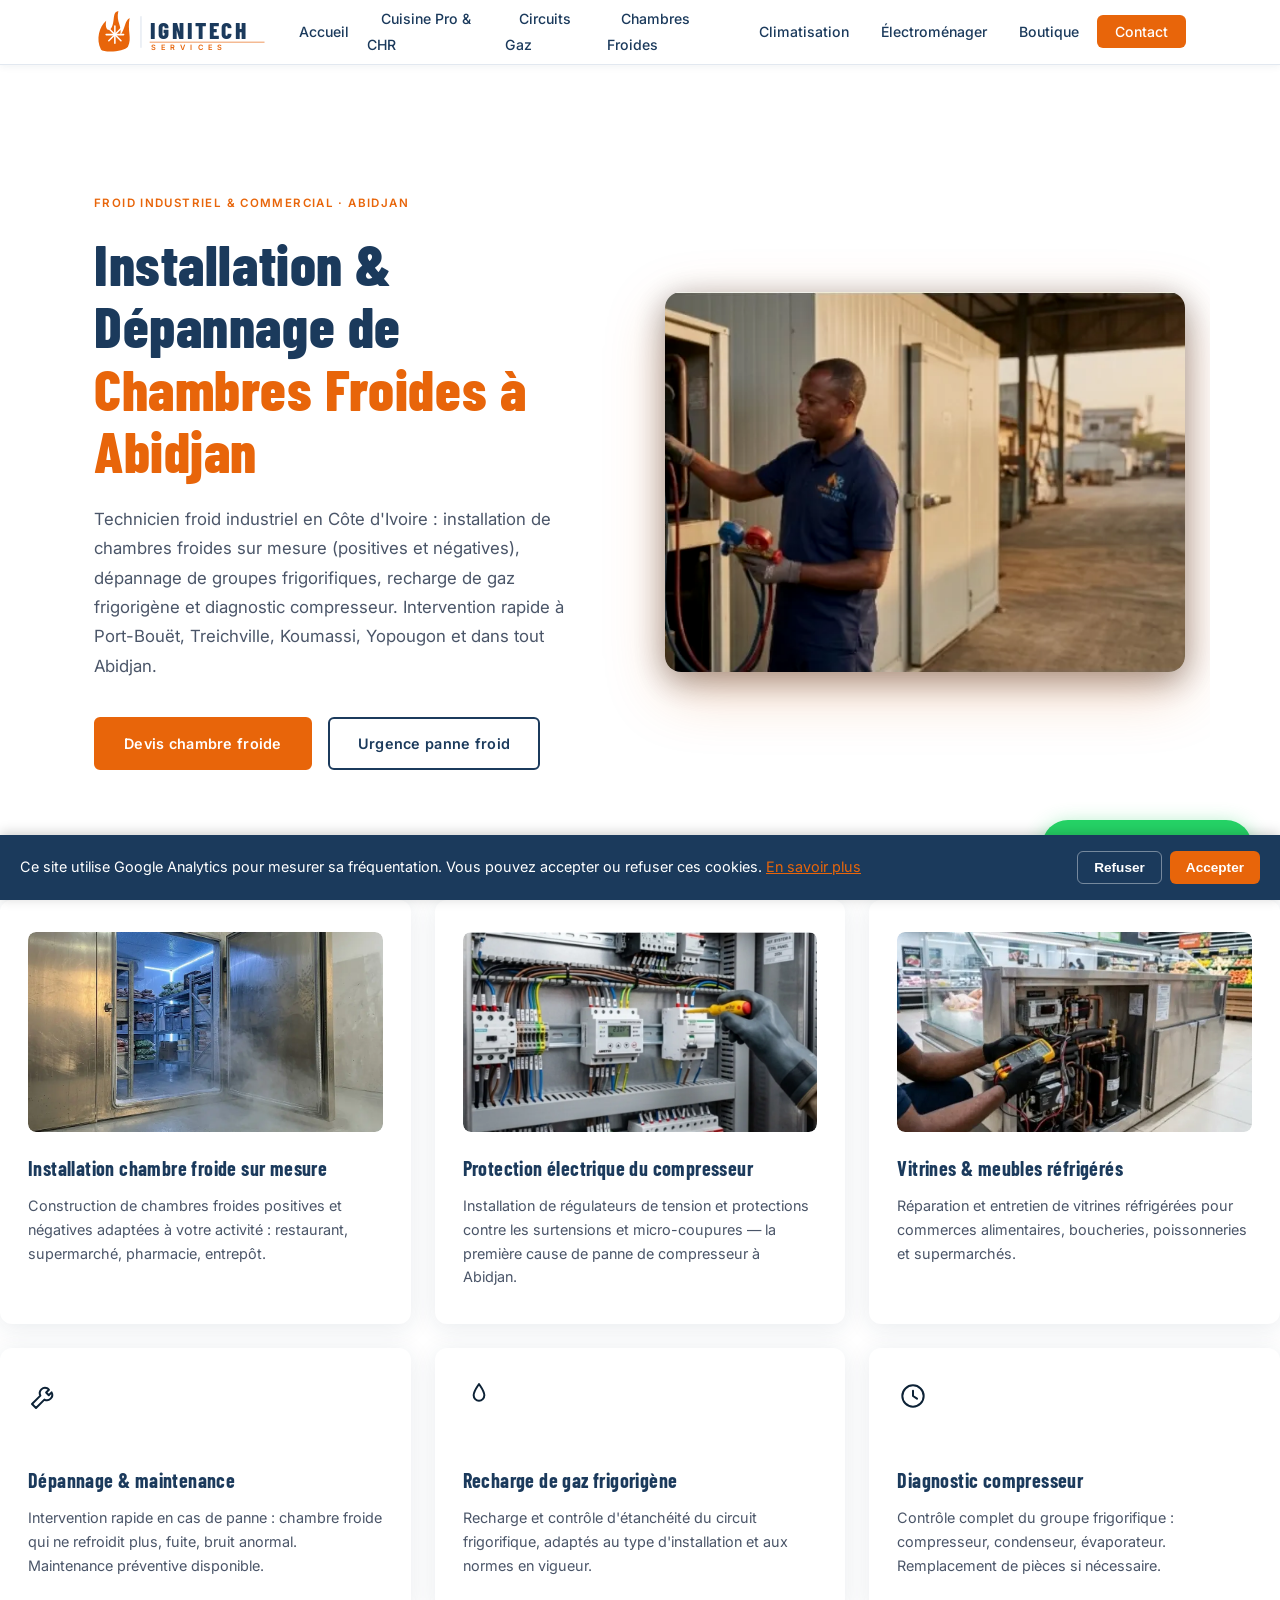
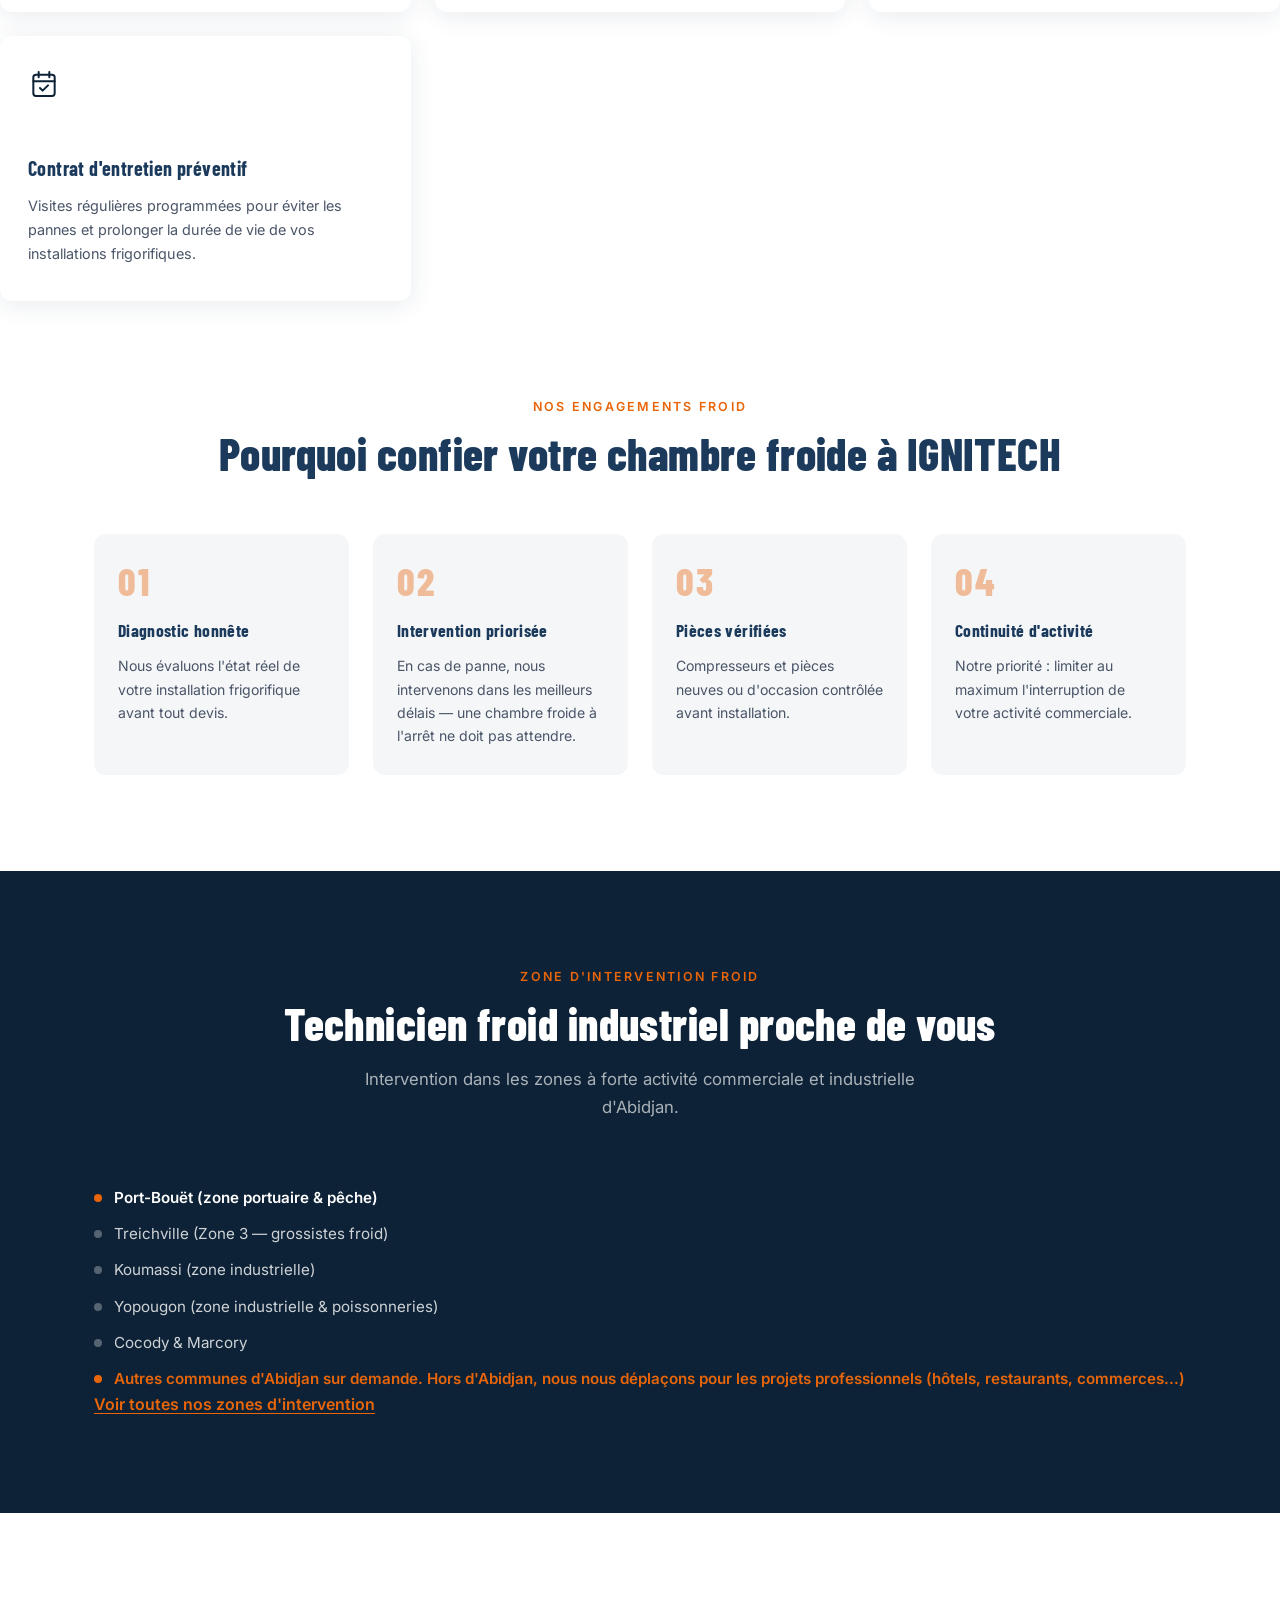
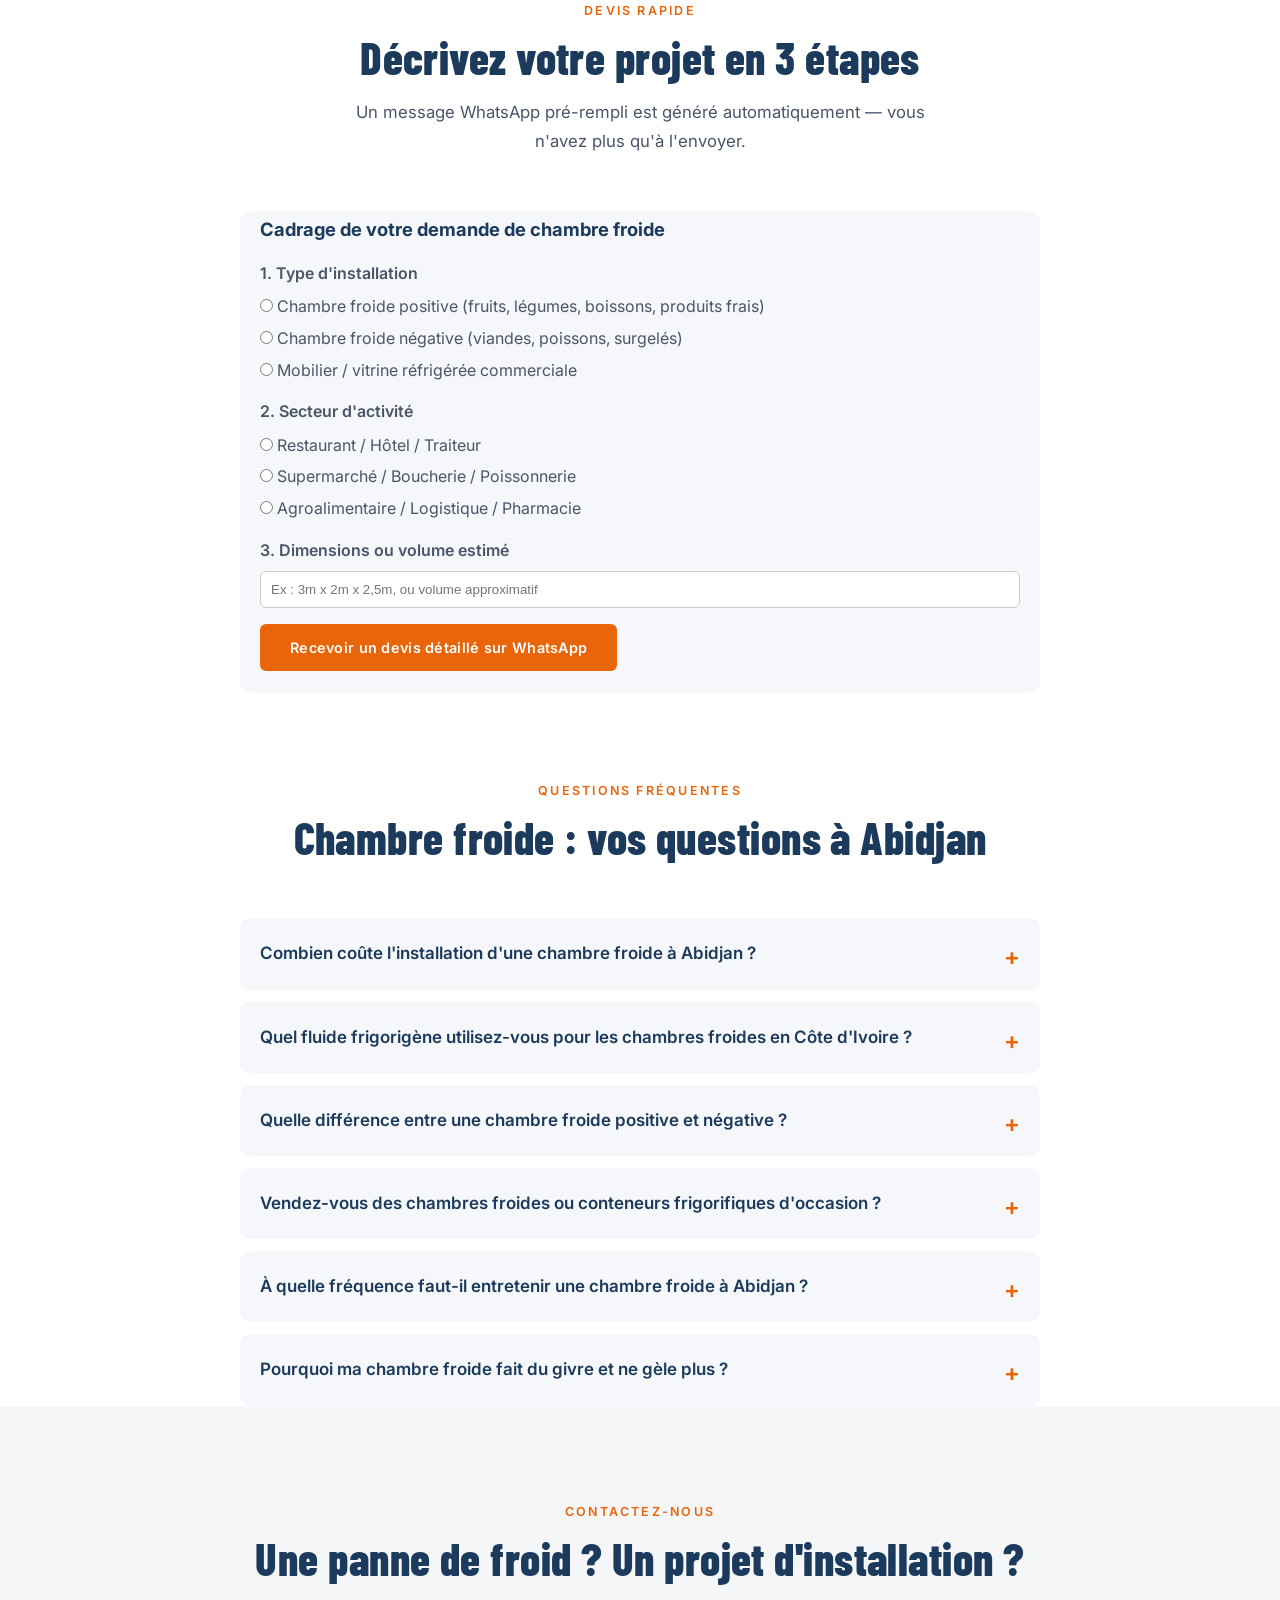
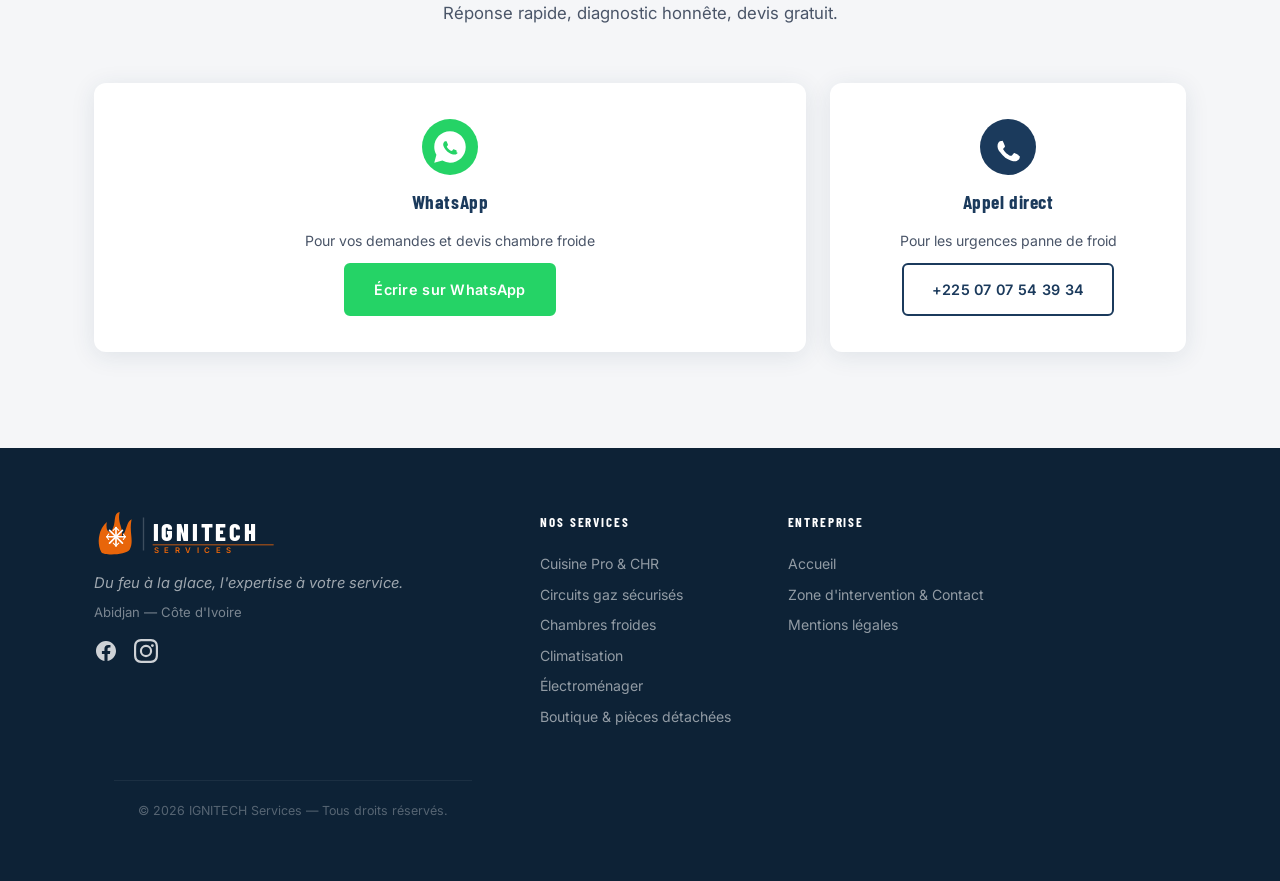
<file: froid-industriel-chambre-froide.html>
<!DOCTYPE html>
<html lang="fr">
<head>
<meta charset="UTF-8" />
<meta name="viewport" content="width=device-width, initial-scale=1.0" />
<meta http-equiv="X-UA-Compatible" content="IE=edge" />

<!-- SEO Meta -->
<title>Installation & Dépannage Chambre Froide Abidjan | IGNITECH Services</title>
<meta name="description" content="Installation, dépannage et maintenance de chambres froides à Abidjan. Recharge gaz frigorigène, diagnostic compresseur, intervention rapide à Port-Bouët, Treichville, Koumassi, Yopougon. Devis gratuit." />
<meta name="author" content="Mohamed COULIBALY — IGNITECH Services" />
<meta name="robots" content="index, follow" />
<link rel="canonical" href="https://ignitechservices.com/froid-industriel-chambre-froide.html" />

<!-- Open Graph -->
<meta property="og:type" content="website" />
<meta property="og:title" content="Installation & Dépannage Chambre Froide à Abidjan — IGNITECH Services" />
<meta property="og:description" content="Chambres froides commerciales et industrielles : installation sur mesure, dépannage, recharge de gaz frigorigène. Intervention rapide partout à Abidjan." />
<meta property="og:url" content="https://ignitechservices.com/froid-industriel-chambre-froide.html" />
<meta property="og:locale" content="fr_FR" />
<meta property="og:site_name" content="IGNITECH Services" />
<meta property="og:image" content="https://ignitechservices.com/chambre-froide-og.jpg" />
<meta property="og:image:width" content="1200" />
<meta property="og:image:height" content="630" />
<meta property="og:image:alt" content="Installation et dépannage de chambre froide à Abidjan" />

<!-- Twitter Card -->
  <meta name="twitter:card" content="summary_large_image" />
<meta name="twitter:title" content="Chambre Froide Abidjan — IGNITECH Services" />
<meta name="twitter:description" content="Installation, dépannage et maintenance de chambres froides à Abidjan." />
<meta name="twitter:image" content="https://ignitechservices.com/chambre-froide-og.jpg" />

<!-- Schema.org Service -->
<script type="application/ld+json">
{
  "@context": "https://schema.org",
  "@type": "Service",
  "serviceType": "Installation et dépannage de chambres froides",
  "provider": {
    "@type": "LocalBusiness",
    "name": "IGNITECH Services",
    "telephone": "+2250767010286",
    "address": {
      "@type": "PostalAddress",
      "addressLocality": "Abidjan",
      "addressCountry": "CI"
    },
    "areaServed": {
      "@type": "Country",
      "name": "Côte d'Ivoire"
    }
  },
  "areaServed": ["Abidjan", "Port-Bouët", "Treichville", "Koumassi", "Yopougon"],
  "description": "Installation, dépannage et maintenance de chambres froides commerciales et industrielles à Abidjan."
}
</script>
<!-- Schema.org FAQPage -->
<script type="application/ld+json">
{
  "@context": "https://schema.org",
  "@type": "FAQPage",
  "mainEntity": [
    {
      "@type": "Question",
      "name": "Combien coûte l'installation d'une chambre froide à Abidjan ?",
      "acceptedAnswer": {
        "@type": "Answer",
        "text": "Le prix dépend de la surface, de la température recherchée (positive ou négative) et de l'isolation nécessaire. Contactez-nous sur WhatsApp pour un devis gratuit adapté à votre projet."
      }
    },
   {
  "@type": "Question",
  "name": "Quel fluide frigorigène utilisez-vous pour les chambres froides en Côte d'Ivoire ?",
  "acceptedAnswer": {
    "@type": "Answer",
    "text": "Nous utilisons les fluides frigorigènes adaptés à chaque installation, en fonction du type de chambre froide (positive ou négative) et de vos contraintes techniques."
  }
},
{
      "@type": "Question",
      "name": "Quelle différence entre une chambre froide positive et négative ?",
      "acceptedAnswer": {
        "@type": "Answer",
        "text": "La chambre froide positive conserve entre 0°C et +8°C (fruits, légumes, produits laitiers, boissons). La chambre froide négative descend entre -18°C et -25°C, pour la congélation longue durée (poisson, viande importée, glaces). Le choix dépend de votre activité — nous vous orientons lors du diagnostic."
      }
    },
    {
      "@type": "Question",
      "name": "Vendez-vous des chambres froides ou conteneurs frigorifiques d'occasion ?",
      "acceptedAnswer": {
        "@type": "Answer",
        "text": "Oui, selon disponibilité : chambres froides modulaires et conteneurs frigorifiques (reefer) d'occasion, contrôlés avant installation. Une solution adaptée aux budgets serrés ou aux besoins temporaires (événementiel, stockage ponctuel)."
      }
    },
    {
      "@type": "Question",
      "name": "À quelle fréquence faut-il entretenir une chambre froide à Abidjan ?",
      "acceptedAnswer": {
        "@type": "Answer",
        "text": "Sous le climat humide et poussiéreux d'Abidjan, un nettoyage mensuel du condenseur est recommandé, avec un contrôle trimestriel plus complet (pressions, étanchéité, connexions électriques). Un entretien régulier prolonge nettement la durée de vie du compresseur."
      }
    },
    {
      "@type": "Question",
      "name": "Pourquoi ma chambre froide fait du givre et ne gèle plus ?",
      "acceptedAnswer": {
        "@type": "Answer",
        "text": "Le givre excessif est souvent lié à un joint de porte défectueux, un problème de dégivrage automatique ou un compresseur en fin de vie. Un diagnostic sur place permet d'identifier la cause exacte."
      }
    }
  ]
}
</script>
<!-- Security Headers -->
<meta http-equiv="Referrer-Policy" content="strict-origin-when-cross-origin" />
<meta http-equiv="Permissions-Policy" content="geolocation=(), microphone=(), camera=()" />

<!-- PWA Manifest -->
<link rel="manifest" href="manifest.json" />
<meta name="theme-color" content="#1B3A5C" />

<!-- Fonts -->
<link rel="preconnect" href="https://fonts.googleapis.com" />
<link rel="preconnect" href="https://fonts.gstatic.com" crossorigin />
<link href="https://fonts.googleapis.com/css2?family=Barlow+Condensed:wght@400;600;700;800&family=Inter:wght@300;400;500;600&display=swap" rel="stylesheet" />

<!-- Favicon -->
<link rel="apple-touch-icon" sizes="180x180" href="/apple-touch-icon.png">
<link rel="icon" type="image/png" sizes="32x32" href="/favicon-32x32.png">
<link rel="icon" type="image/png" sizes="16x16" href="/favicon-16x16.png">
<link rel="icon" type="image/x-icon" href="/favicon.ico">

<link rel="stylesheet" href="style.css" />

<!-- Google Analytics -->
<script>
  window.dataLayer = window.dataLayer || [];
  function gtag(){dataLayer.push(arguments);}
  gtag('consent', 'default', {
    'analytics_storage': localStorage.getItem('ignitech_cookie_consent') === 'accepted' ? 'granted' : 'denied'
  });
</script>
<script async src="https://www.googletagmanager.com/gtag/js?id=G-MSWYDD2F9G"></script>
<script>
  gtag('js', new Date());
  gtag('config', 'G-MSWYDD2F9G');
</script>
</head>
<body>

<!-- ===== NAVIGATION ===== -->
<header class="nav-header" role="banner">
<nav class="nav-container" aria-label="Navigation principale">
<a href="index.html" class="nav-logo" aria-label="IGNITECH Services — retour accueil">
<svg class="logo-svg" viewBox="0 0 220 48" xmlns="http://www.w3.org/2000/svg" aria-hidden="true" focusable="false">
<path d="M8 44 C2 32 6 18 14 11 C12 22 18 25 21 17 C24 10 21 1 28 0 C25 13 33 17 30 28 C36 21 35 11 41 8 C38 23 44 31 39 41 C35 47 11 48 8 44Z" fill="#E8650A"/>
<line x1="24" y1="17" x2="24" y2="37" stroke="white" stroke-width="1.8" stroke-linecap="round"/>
<line x1="14" y1="27" x2="34" y2="27" stroke="white" stroke-width="1.8" stroke-linecap="round"/>
<line x1="17" y1="20" x2="31" y2="34" stroke="white" stroke-width="1.8" stroke-linecap="round"/>
<line x1="31" y1="20" x2="17" y2="34" stroke="white" stroke-width="1.8" stroke-linecap="round"/>
<line x1="54" y1="6" x2="54" y2="42" stroke="#E2E8F0" stroke-width="1.5"/>
<text x="64" y="32" font-family="Barlow Condensed, sans-serif" font-size="27" font-weight="800" fill="#1B3A5C" letter-spacing="3">IGNITECH</text>
<rect x="64" y="35" width="132" height="1.5" fill="#E8650A" opacity="0.5"/>
<text x="65" y="45" font-family="Inter, sans-serif" font-size="8.5" font-weight="600" fill="#E8650A" letter-spacing="6">SERVICES</text>
</svg>
</a>
<button class="nav-toggle" aria-controls="nav-menu" aria-expanded="false" aria-label="Ouvrir le menu">
<span class="nav-toggle-bar"></span>
<span class="nav-toggle-bar"></span>
<span class="nav-toggle-bar"></span>
</button>
<ul class="nav-menu" id="nav-menu" role="list">
<li><a href="index.html" class="nav-link">Accueil</a></li>
<li><a href="cuisine-professionnelle-chr.html" class="nav-link">Cuisine Pro & CHR</a></li>
<li><a href="installation-circuit-gaz.html" class="nav-link">Circuits Gaz</a></li>
<li><a href="froid-industriel-chambre-froide.html" class="nav-link">Chambres Froides</a></li>
<li><a href="climatisation-abidjan.html" class="nav-link">Climatisation</a></li>
<li><a href="reparation-electromenager.html" class="nav-link">Électroménager</a></li>
<li><a href="boutique-pieces-equipements.html" class="nav-link">Boutique</a></li>
<li><a href="zone-intervention-contact.html" class="nav-link nav-link--cta">Contact</a></li>
</ul>
</nav>
</header>

<main>
  <!-- ===== HERO ===== -->
<section class="hero" aria-label="Chambres froides à Abidjan">
<div class="hero-content">
<p class="hero-eyebrow">Froid industriel & commercial · Abidjan</p>
<h1 class="hero-title">
Installation & Dépannage de<br />
<span class="hero-title--accent">Chambres Froides à Abidjan</span>
</h1>
<p class="hero-subtitle">
Technicien froid industriel en Côte d'Ivoire : installation de chambres froides sur mesure (positives et négatives), dépannage de groupes frigorifiques, recharge de gaz frigorigène et diagnostic compresseur. Intervention rapide à Port-Bouët, Treichville, Koumassi, Yopougon et dans tout Abidjan.
</p>
<div class="hero-actions">
<a href="https://wa.me/2250767010286?text=Bonjour%20IGNITECH%20Services%2C%20je%20souhaite%20un%20devis%20pour%20une%20chambre%20froide." class="btn btn--primary" target="_blank" rel="noopener noreferrer" aria-label="Demander un devis chambre froide sur WhatsApp">
Devis chambre froide
</a>
<a href="tel:+2250707543934" class="btn btn--secondary">Urgence panne froid</a>
</div>
</div>
<div class="hero-visual" aria-hidden="true">
<img src="chambre-froide-hero.webp" alt="Technicien IGNITECH Services intervenant sur une chambre froide" class="hero-img" width="1200" height="675" loading="eager" />
</div>
</section>
<div class="services-grid">
  
  <article class="service-card" aria-labelledby="cf1">
    <div class="service-icon service-icon--photo" aria-hidden="true">
      <img src="chambre-froide-installation.webp" alt="Intérieur d'une chambre froide installée" class="service-photo" width="1000" height="750" loading="lazy"/>
    </div>
    <h3 class="service-name" id="cf1">Installation chambre froide sur mesure</h3>
    <p class="service-desc">Construction de chambres froides positives et négatives adaptées à votre activité : restaurant, supermarché, pharmacie, entrepôt.</p>
  </article>
  
  <article class="service-card" aria-labelledby="cf3b">
    <div class="service-icon service-icon--photo" aria-hidden="true">
      <img src="chambre-froide-protection-electrique.webp" alt="Installation d'un régulateur de tension sur compresseur de chambre froide à Abidjan" class="service-photo" width="1000" height="750" loading="lazy"/>
    </div>
    <h3 class="service-name" id="cf3b">Protection électrique du compresseur</h3>
    <p class="service-desc">Installation de régulateurs de tension et protections contre les surtensions et micro-coupures — la première cause de panne de compresseur à Abidjan.</p>
  </article>
  
  <article class="service-card" aria-labelledby="cf5">
    <div class="service-icon service-icon--photo" aria-hidden="true">
      <img src="chambre-froide-vitrine-refrigeree.webp" alt="Entretien d'une vitrine réfrigérée commerciale" class="service-photo" width="1000" height="750" loading="lazy"/>
    </div>
    <h3 class="service-name" id="cf5">Vitrines & meubles réfrigérés</h3>
    <p class="service-desc">Réparation et entretien de vitrines réfrigérées pour commerces alimentaires, boucheries, poissonneries et supermarchés.</p>
  </article>
  
  <article class="service-card" aria-labelledby="cf2">
    <div class="service-icon" aria-hidden="true">
  <svg width="32" height="32" viewBox="0 0 24 24" fill="none" stroke="currentColor" stroke-width="1.5" stroke-linecap="round" stroke-linejoin="round">
    <path d="M14.7 6.3a4 4 0 0 0-5.4 5.4L3 18l3 3 6.3-6.3a4 4 0 0 0 5.4-5.4l-2.1 2.1-2-2 2.1-2.1z" />
  </svg>
</div>
    <h3 class="service-name" id="cf2">Dépannage & maintenance</h3>
    <p class="service-desc">Intervention rapide en cas de panne : chambre froide qui ne refroidit plus, fuite, bruit anormal. Maintenance préventive disponible.</p>
  </article>
  
  <article class="service-card" aria-labelledby="cf3">
    <div class="service-icon" aria-hidden="true">
  <svg width="32" height="32" viewBox="0 0 24 24" fill="none" stroke="currentColor" stroke-width="1.5" stroke-linecap="round" stroke-linejoin="round">
    <path d="M12 3c2 3 4 5.5 4 8.5a4 4 0 0 1-8 0C8 8.5 10 6 12 3z" />
  </svg>
</div>
    <h3 class="service-name" id="cf3">Recharge de gaz frigorigène</h3>
    <p class="service-desc">Recharge et contrôle d'étanchéité du circuit frigorifique, adaptés au type d'installation et aux normes en vigueur.</p>
  </article>
  
  <article class="service-card" aria-labelledby="cf4">
  <div class="service-icon" aria-hidden="true">
<svg width="32" height="32" viewBox="0 0 24 24" fill="none" stroke="currentColor" stroke-width="1.5" stroke-linecap="round" stroke-linejoin="round">
<circle cx="12" cy="12" r="8"/>
<path d="M12 8v4l3 2"/>
</svg>
</div>
    <h3 class="service-name" id="cf4">Diagnostic compresseur</h3>
    <p class="service-desc">Contrôle complet du groupe frigorifique : compresseur, condenseur, évaporateur. Remplacement de pièces si nécessaire.</p>
  </article>
  
  <article class="service-card" aria-labelledby="cf6">
   <div class="service-icon" aria-hidden="true">
  <svg width="32" height="32" viewBox="0 0 24 24" fill="none" stroke="currentColor" stroke-width="1.5" stroke-linecap="round" stroke-linejoin="round">
    <rect x="4" y="5" width="16" height="16" rx="2" />
    <path d="M8 3v4M16 3v4M4 10h16M9 15l2 2 4-4" />
  </svg>
</div>
    <h3 class="service-name" id="cf6">Contrat d'entretien préventif</h3>
    <p class="service-desc">Visites régulières programmées pour éviter les pannes et prolonger la durée de vie de vos installations frigorifiques.</p>
  </article>
  
</div>
  <!-- ===== POURQUOI NOUS (froid) ===== -->
<section class="pourquoi" aria-labelledby="pourquoi-froid-titre">
<div class="section-container">
<div class="section-header">
<p class="section-eyebrow">Nos engagements froid</p>
<h2 class="section-title" id="pourquoi-froid-titre">Pourquoi confier votre chambre froide à IGNITECH</h2>
</div>
<div class="pourquoi-grid">
<div class="pourquoi-card">
<div class="pourquoi-number">01</div>
<h3 class="pourquoi-title">Diagnostic honnête</h3>
<p class="pourquoi-desc">Nous évaluons l'état réel de votre installation frigorifique avant tout devis.</p>
</div>
<div class="pourquoi-card">
<div class="pourquoi-number">02</div>
<h3 class="pourquoi-title">Intervention priorisée</h3>
<p class="pourquoi-desc">En cas de panne, nous intervenons dans les meilleurs délais — une chambre froide à l'arrêt ne doit pas attendre.</p>
</div>
<div class="pourquoi-card">
<div class="pourquoi-number">03</div>
<h3 class="pourquoi-title">Pièces vérifiées</h3>
<p class="pourquoi-desc">Compresseurs et pièces neuves ou d'occasion contrôlée avant installation.</p>
</div>
<div class="pourquoi-card">
<div class="pourquoi-number">04</div>
<h3 class="pourquoi-title">Continuité d'activité</h3>
<p class="pourquoi-desc">Notre priorité : limiter au maximum l'interruption de votre activité commerciale.</p>
</div>
</div>
</div>
</section>
<!-- ===== ZONES D'INTERVENTION FROID ===== -->
<section class="intervention" aria-labelledby="intervention-froid-titre">
<div class="section-container">
<div class="section-header">
<p class="section-eyebrow">Zone d'intervention froid</p>
<h2 class="section-title" id="intervention-froid-titre">Technicien froid industriel proche de vous</h2>
<p class="section-subtitle">Intervention dans les zones à forte activité commerciale et industrielle d'Abidjan.</p>
</div>
<div class="intervention-zones">
<div class="zones-grid">
<div class="zone-item zone-item--primary"><span class="zone-dot"></span><span>Port-Bouët (zone portuaire & pêche)</span></div>
<div class="zone-item"><span class="zone-dot"></span><span>Treichville (Zone 3 — grossistes froid)</span></div>
<div class="zone-item"><span class="zone-dot"></span><span>Koumassi (zone industrielle)</span></div>
<div class="zone-item"><span class="zone-dot"></span><span>Yopougon (zone industrielle & poissonneries)</span></div>
<div class="zone-item"><span class="zone-dot"></span><span>Cocody & Marcory</span></div>
<div class="zone-item zone-item--beyond"><span class="zone-dot zone-dot--beyond"></span><span>Autres communes d'Abidjan sur demande. Hors d'Abidjan, nous nous déplaçons pour les projets professionnels (hôtels, restaurants, commerces...)</span></div>
</div>
<p class="zones-more-link"><a href="zone-intervention-contact.html">Voir toutes nos zones d'intervention</a></p>
</div>
</div>
</section>
<!-- ===== FORMULAIRE DEVIS EXPRESS ===== -->
<section class="faq" id="devis-express" aria-labelledby="devis-express-titre">
  <div class="section-container">
    <div class="section-header">
      <p class="section-eyebrow">Devis rapide</p>
      <h2 class="section-title" id="devis-express-titre">Décrivez votre projet en 3 étapes</h2>
      <p class="section-subtitle">Un message WhatsApp pré-rempli est généré automatiquement — vous n'avez plus qu'à l'envoyer.</p>
    </div>
    <div class="faq-list">
    <div class="faq-item">
  <p style="margin-bottom:16px;font-weight:700;font-size:1.15em;color:#1B3A5C;">Cadrage de votre demande de chambre froide</p>
  <div class="faq-answer" style="display:block;">
          <div style="margin-bottom:16px;">
            <p style="font-weight:600;margin-bottom:8px;">1. Type d'installation</p>
            <label for="devis-type-1" style="display:block;margin-bottom:6px;"><input type="radio" id="devis-type-1" name="devis-type" value="Chambre froide positive"> Chambre froide positive (fruits, légumes, boissons, produits frais)</label>
            <label for="devis-type-2" style="display:block;margin-bottom:6px;"><input type="radio" id="devis-type-2" name="devis-type" value="Chambre froide négative"> Chambre froide négative (viandes, poissons, surgelés)</label>
            <label for="devis-type-3" style="display:block;margin-bottom:6px;"><input type="radio" id="devis-type-3" name="devis-type" value="Vitrine réfrigérée"> Mobilier / vitrine réfrigérée commerciale</label>
          </div>
          <div style="margin-bottom:16px;">
            <p style="font-weight:600;margin-bottom:8px;">2. Secteur d'activité</p>
            <label for="devis-secteur-1" style="display:block;margin-bottom:6px;"><input type="radio" id="devis-secteur-1" name="devis-secteur" value="Restaurant/Hôtel/Traiteur"> Restaurant / Hôtel / Traiteur</label>
            <label for="devis-secteur-2" style="display:block;margin-bottom:6px;"><input type="radio" id="devis-secteur-2" name="devis-secteur" value="Supermarché/Boucherie/Poissonnerie"> Supermarché / Boucherie / Poissonnerie</label>
            <label for="devis-secteur-3" style="display:block;margin-bottom:6px;"><input type="radio" id="devis-secteur-3" name="devis-secteur" value="Agroalimentaire/Logistique/Pharmacie"> Agroalimentaire / Logistique / Pharmacie</label>
          </div>
          <div style="margin-bottom:16px;">
            <label for="devis-dimensions" style="font-weight:600;display:block;margin-bottom:8px;">3. Dimensions ou volume estimé</label>
            <input type="text" id="devis-dimensions" name="devis-dimensions" placeholder="Ex : 3m x 2m x 2,5m, ou volume approximatif" style="width:100%;padding:10px;border:1px solid #ccc;border-radius:6px;box-sizing:border-box;">
          </div>
          <button type="button" id="devis-submit-btn" class="btn btn--primary">Recevoir un devis détaillé sur WhatsApp</button>
          <p id="devis-erreur" style="color:#c0392b;margin-top:8px;display:none;">Merci de sélectionner au moins un type d'installation avant d'envoyer.</p>
        </div>
  </div>
    </div>
  </div>
</section>
<!-- ===== FAQ ===== -->
<section class="faq" id="faq" aria-labelledby="faq-froid-titre">
  <div class="section-container">
    <div class="section-header">
      <p class="section-eyebrow">Questions fréquentes</p>
      <h2 class="section-title" id="faq-froid-titre">Chambre froide : vos questions à Abidjan</h2>
    </div>
    <div class="faq-list">
      
      <details class="faq-item">
        <summary class="faq-question">Combien coûte l'installation d'une chambre froide à Abidjan ?</summary>
        <p class="faq-answer">Le prix dépend de la surface, de la température recherchée (positive ou négative) et de l'isolation nécessaire. Contactez-nous sur WhatsApp pour un devis gratuit adapté à votre projet.</p>
      </details>
      
      <details class="faq-item">
        <summary class="faq-question">Quel fluide frigorigène utilisez-vous pour les chambres froides en Côte d'Ivoire ?</summary>
<p class="faq-answer">Nous utilisons les fluides frigorigènes adaptés à chaque installation, en fonction du type de chambre froide (positive ou négative) et de vos contraintes techniques.</p>
      </details>
      <details class="faq-item">
<summary class="faq-question">Quelle différence entre une chambre froide positive et négative ?</summary>
<p class="faq-answer">La chambre froide positive conserve entre 0°C et +8°C (fruits, légumes, produits laitiers, boissons). La chambre froide négative descend entre -18°C et -25°C, pour la congélation longue durée (poisson, viande importée, glaces). Le choix dépend de votre activité — nous vous orientons lors du diagnostic.</p>
</details>
<details class="faq-item">
<summary class="faq-question">Vendez-vous des chambres froides ou conteneurs frigorifiques d'occasion ?</summary>
<p class="faq-answer">Oui, selon disponibilité : chambres froides modulaires et conteneurs frigorifiques (reefer) d'occasion, contrôlés avant installation. Une solution adaptée aux budgets serrés ou aux besoins temporaires (événementiel, stockage ponctuel). Consultez aussi notre <a href="boutique-pieces-equipements.html">boutique de pièces et équipements</a>.</p>
</details>
<details class="faq-item">
<summary class="faq-question">À quelle fréquence faut-il entretenir une chambre froide à Abidjan ?</summary>
<p class="faq-answer">Sous le climat humide et poussiéreux d'Abidjan, un nettoyage mensuel du condenseur est recommandé, avec un contrôle trimestriel plus complet (pressions, étanchéité, connexions électriques). Un entretien régulier prolonge nettement la durée de vie du compresseur.</p>
</details>
      <details class="faq-item">
        <summary class="faq-question">Pourquoi ma chambre froide fait du givre et ne gèle plus ?</summary>
        <p class="faq-answer">Le givre excessif est souvent lié à un joint de porte défectueux, un problème de dégivrage automatique ou un compresseur en fin de vie. Un diagnostic sur place permet d'identifier la cause exacte.</p>
      </details>
      
    </div>
  </div>
</section>

<!-- ===== CTA CONTACT ===== -->
<section class="contact" id="contact" aria-labelledby="contact-froid-titre">
  <div class="section-container">
    <div class="section-header">
      <p class="section-eyebrow">Contactez-nous</p>
      <h2 class="section-title" id="contact-froid-titre">Une panne de froid ? Un projet d'installation ?</h2>
      <p class="section-subtitle">Réponse rapide, diagnostic honnête, devis gratuit.</p>
    </div>
    <div class="contact-content">
      <div class="contact-card">
        <div class="contact-card-icon" aria-hidden="true">
          <svg viewBox="0 0 48 48" xmlns="http://www.w3.org/2000/svg" width="56" height="56">
            <circle cx="24" cy="24" r="24" fill="#25D366" />
            <path fill="#fff" d="M24 10.5C16.55 10.5 10.5 16.55 10.5 24c0 2.37.64 4.67 1.85 6.69L10.5 37.5l6.97-1.83A13.43 13.43 0 0024 37.5c7.45 0 13.5-6.05 13.5-13.5S31.45 10.5 24 10.5zm6.6 18.4c-.28.78-1.62 1.5-2.22 1.56-.57.06-1.1.27-3.72-.78-3.13-1.25-5.13-4.44-5.28-4.65-.15-.21-1.22-1.63-1.22-3.1 0-1.47.77-2.19 1.04-2.49.28-.3.6-.37.8-.37.2 0 .4.002.58.01.18.008.44-.07.68.52.25.6.84 2.06.91 2.21.08.15.13.33.03.53-.1.2-.15.32-.3.5-.14.17-.3.38-.43.51-.14.14-.29.29-.12.57.16.28.73 1.2 1.57 1.95 1.08.96 1.99 1.26 2.27 1.4.28.14.44.12.6-.07.17-.2.7-.82.89-1.1.18-.28.37-.23.62-.14.25.09 1.6.75 1.87.89.28.14.46.2.53.32.07.11.07.65-.2 1.43z" />
          </svg>
        </div>
        <h3 class="contact-card-title">WhatsApp</h3>
        <p class="contact-card-info">Pour vos demandes et devis chambre froide</p>
        <a href="https://wa.me/2250767010286?text=Bonjour%20IGNITECH%2C%20je%20souhaite%20un%20devis%20pour%20une%20chambre%20froide." class="btn btn--whatsapp" target="_blank" rel="noopener noreferrer" aria-label="Contacter IGNITECH Services sur WhatsApp">
          Écrire sur WhatsApp
        </a>
      </div>
      <div class="contact-card">
        <div class="contact-card-icon" aria-hidden="true">
          <svg viewBox="0 0 32 32" xmlns="http://www.w3.org/2000/svg" width="56" height="56">
            <circle cx="16" cy="16" r="16" fill="#1B3A5C" />
            <path d="M22 20.5c-.3-.2-1.8-.9-2.1-1-.3-.1-.5-.2-.7.2-.2.3-.8 1-1 1.2-.2.2-.4.2-.7.1-.3-.1-1.3-.5-2.5-1.5-.9-.8-1.5-1.8-1.7-2.1-.2-.3 0-.5.1-.6.1-.1.3-.4.5-.5.2-.2.2-.3.3-.5.1-.2.1-.4 0-.5-.1-.1-.7-1.7-1-2.3-.2-.6-.5-.5-.7-.5h-.6c-.2 0-.5.1-.8.4-.3.3-1.1 1.1-1.1 2.6s1.1 3 1.3 3.2c.2.2 2.2 3.3 5.3 4.6.7.3 1.3.5 1.8.7.7.2 1.4.2 2 .1.6-.1 1.8-.7 2.1-1.4.3-.7.3-1.3.2-1.4-.1-.1-.3-.2-.6-.3z" fill="#fff" />
          </svg>
        </div>
        <h3 class="contact-card-title">Appel direct</h3>
        <p class="contact-card-info">Pour les urgences panne de froid</p>
        <a href="tel:+2250707543934" class="btn btn--secondary" aria-label="Appeler IGNITECH Services">
          +225 07 07 54 39 34
        </a>
      </div>
    </div>
  </div>
</section>

</main>    

<!-- ===== FOOTER ===== -->
<footer class="footer" role="contentinfo">
<div class="footer-container">
<div class="footer-brand">
<svg class="footer-logo" viewBox="0 0 220 48" xmlns="http://www.w3.org/2000/svg" aria-label="IGNITECH Services">
<path d="M8 44 C2 32 6 18 14 11 C12 22 18 25 21 17 C24 10 21 1 28 0 C25 13 33 17 30 28 C36 21 35 11 41 8 C38 23 44 31 39 41 C35 47 11 48 8 44Z" fill="#E8650A"/>
<line x1="24" y1="17" x2="24" y2="37" stroke="white" stroke-width="1.8" stroke-linecap="round"/>
<line x1="14" y1="27" x2="34" y2="27" stroke="white" stroke-width="1.8" stroke-linecap="round"/>
<line x1="17" y1="20" x2="31" y2="34" stroke="white" stroke-width="1.8" stroke-linecap="round"/>
<line x1="31" y1="20" x2="17" y2="34" stroke="white" stroke-width="1.8" stroke-linecap="round"/>
<line x1="24" y1="17" x2="21" y2="20" stroke="white" stroke-width="1.2" stroke-linecap="round"/>
<line x1="24" y1="17" x2="27" y2="20" stroke="white" stroke-width="1.2" stroke-linecap="round"/>
<line x1="24" y1="37" x2="21" y2="34" stroke="white" stroke-width="1.2" stroke-linecap="round"/>
<line x1="24" y1="37" x2="27" y2="34" stroke="white" stroke-width="1.2" stroke-linecap="round"/>
<line x1="14" y1="27" x2="16" y2="24" stroke="white" stroke-width="1.2" stroke-linecap="round"/>
<line x1="14" y1="27" x2="16" y2="30" stroke="white" stroke-width="1.2" stroke-linecap="round"/>
<line x1="34" y1="27" x2="32" y2="24" stroke="white" stroke-width="1.2" stroke-linecap="round"/>
<line x1="34" y1="27" x2="32" y2="30" stroke="white" stroke-width="1.2" stroke-linecap="round"/>
<line x1="54" y1="6" x2="54" y2="42" stroke="rgba(255,255,255,0.2)" stroke-width="1.5"/>
<text x="64" y="32" font-family="Barlow Condensed, sans-serif" font-size="27" font-weight="800" fill="#ffffff" letter-spacing="3">IGNITECH</text>
<rect x="64" y="35" width="132" height="1.5" fill="#E8650A" opacity="0.6"/>
<text x="65" y="45" font-family="Inter, sans-serif" font-size="8.5" font-weight="600" fill="#E8650A" letter-spacing="6">SERVICES</text>
</svg>
<p class="footer-tagline">Du feu à la glace, l'expertise à votre service.</p>
<p class="footer-location">Abidjan — Côte d'Ivoire</p>
<div class="footer-social" aria-label="Réseaux sociaux IGNITECH Services">
<a href="https://www.facebook.com/share/18wUSMNf8Z/" target="_blank" rel="noopener noreferrer" aria-label="IGNITECH Services sur Facebook" class="footer-social-link">
<svg viewBox="0 0 24 24" width="24" height="24" fill="currentColor" aria-hidden="true">
<path d="M22 12c0-5.52-4.48-10-10-10S2 6.48 2 12c0 4.99 3.66 9.13 8.44 9.88v-6.99h-2.54V12h2.54V9.8c0-2.5 1.49-3.89 3.77-3.89 1.09 0 2.24.2 2.24.2v2.46h-1.26c-1.24 0-1.63.77-1.63 1.56V12h2.78l-.44 2.89h-2.34v6.99C18.34 21.13 22 16.99 22 12z"/>
</svg>
</a>
<a href="https://www.instagram.com/ignitech.services/" target="_blank" rel="noopener noreferrer" aria-label="IGNITECH Services sur Instagram" class="footer-social-link">
<svg viewBox="0 0 24 24" width="24" height="24" fill="currentColor" aria-hidden="true">
<path d="M12 2.16c3.2 0 3.58.01 4.85.07 3.25.15 4.77 1.69 4.92 4.92.06 1.27.07 1.65.07 4.85s-.01 3.58-.07 4.85c-.15 3.23-1.66 4.77-4.92 4.92-1.27.06-1.64.07-4.85.07s-3.58-.01-4.85-.07c-3.26-.15-4.77-1.7-4.92-4.92-.06-1.27-.07-1.65-.07-4.85s.02-3.58.07-4.85c.15-3.23 1.67-4.77 4.92-4.92 1.27-.06 1.65-.07 4.85-.07zM12 0C8.74 0 8.33.01 7.05.07c-4.35.2-6.78 2.62-6.98 6.98C0 8.33 0 8.74 0 12s.01 3.67.07 4.95c.2 4.36 2.62 6.78 6.98 6.98C8.33 24 8.74 24 12 24s3.67-.01 4.95-.07c4.35-.2 6.78-2.62 6.98-6.98.06-1.28.07-1.69.07-4.95s-.01-3.67-.07-4.95c-.2-4.35-2.62-6.78-6.98-6.98C15.67.01 15.26 0 12 0zm0 5.84A6.16 6.16 0 1 0 18.16 12 6.16 6.16 0 0 0 12 5.84zM12 16a4 4 0 1 1 4-4 4 4 0 0 1-4 4zm6.41-10.85a1.44 1.44 0 1 0 1.44 1.44 1.44 1.44 0 0 0-1.44-1.44z"/>
</svg>
</a>
</div>
</div>

<div class="footer-links">
<h4 class="footer-heading">Nos services</h4>
<ul role="list">
<li><a href="cuisine-professionnelle-chr.html" class="footer-link">Cuisine Pro & CHR</a></li>
<li><a href="installation-circuit-gaz.html" class="footer-link">Circuits gaz sécurisés</a></li>
<li><a href="froid-industriel-chambre-froide.html" class="footer-link">Chambres froides</a></li>
<li><a href="climatisation-abidjan.html" class="footer-link">Climatisation</a></li>
<li><a href="reparation-electromenager.html" class="footer-link">Électroménager</a></li>
<li><a href="boutique-pieces-equipements.html" class="footer-link">Boutique & pièces détachées</a></li>
</ul>
</div>

<div class="footer-links">
<h4 class="footer-heading">Entreprise</h4>
<ul role="list">
<li><a href="index.html" class="footer-link">Accueil</a></li>
<li><a href="zone-intervention-contact.html" class="footer-link">Zone d'intervention & Contact</a></li>
<li><a href="mentions-legales.html" class="footer-link">Mentions légales</a></li>
</ul>
</div>

<div class="footer-bottom">
<p class="footer-copy">
© <span id="annee"></span> IGNITECH Services — Tous droits réservés.
</p>
</div>
</div>
</footer>

<!-- ===== BOUTON WHATSAPP FLOTTANT ===== -->
<a href="https://wa.me/2250767010286?text=Bonjour%20IGNITECH%2C%20je%20souhaite%20un%20devis%20pour%20une%20chambre%20froide." class="whatsapp-float" target="_blank" rel="noopener noreferrer" aria-label="Contacter IGNITECH Services sur WhatsApp">
<svg viewBox="0 0 48 48" xmlns="http://www.w3.org/2000/svg" width="56" height="56">
  <circle cx="24" cy="24" r="24" fill="#25D366"/>
  <path fill="white" d="M35.2 12.8C32.4 10 28.8 8.4 24.9 8.4c-8 0-14.5 6.5-14.5 14.5 0 2.6.7 5.1 2 7.3L10 38l8-2.1c2.1 1.1 4.4 1.7 6.8 1.7 8 0 14.5-6.5 14.5-14.5.1-3.8-1.4-7.5-4.1-10.3zM24.9 35c-2.2 0-4.3-.6-6.2-1.7l-.4-.3-4.7 1.2 1.3-4.6-.3-.5c-1.2-2-1.9-4.2-1.9-6.6 0-6.6 5.4-12 12-12 3.2 0 6.2 1.3 8.5 3.5 2.3 2.3 3.5 5.2 3.5 8.4 0 6.8-5.4 12.6-11.8 12.6zm6.6-9c-.4-.2-2.1-1-2.4-1.1-.3-.1-.6-.2-.8.2-.2.4-.9 1.1-1.1 1.3-.2.2-.4.2-.8 0-.4-.2-1.6-.6-3-1.9-1.1-1-1.9-2.2-2.1-2.6-.2-.4 0-.6.2-.8l.5-.6c.2-.2.2-.4.3-.6.1-.2 0-.4 0-.6-.1-.2-.8-2-1.1-2.7-.3-.7-.6-.6-.8-.6h-.7c-.2 0-.6.1-.9.4-.3.3-1.2 1.2-1.2 2.9s1.2 3.4 1.4 3.6c.2.2 2.4 3.7 5.9 5.2.8.4 1.5.6 2 .7.8.2 1.6.2 2.2.1.7-.1 2.1-.8 2.4-1.7.3-.8.3-1.5.2-1.7-.1-.1-.3-.2-.7-.4z"/>
</svg>
    <span class="whatsapp-float-label">Devis chambre froide</span>
  </a>

<script src="script.js"></script>
</body>
</html>
</file>
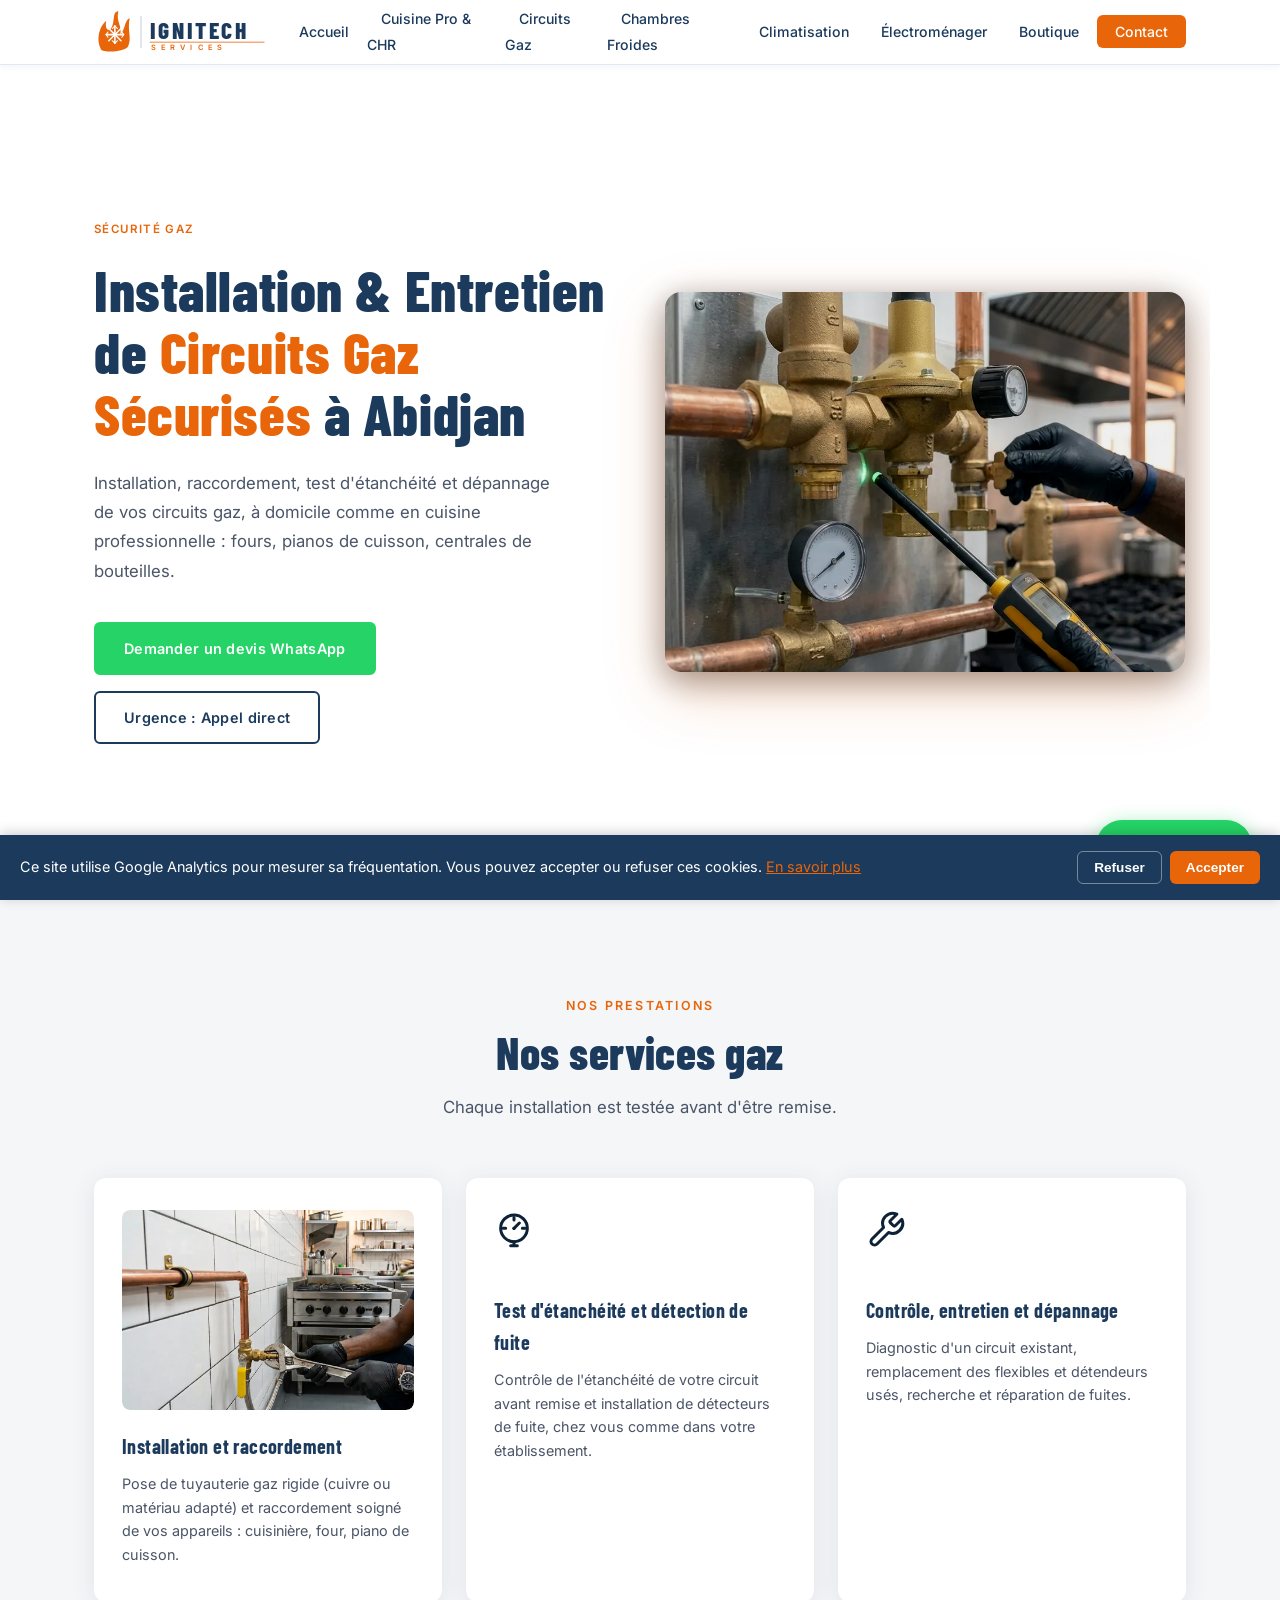
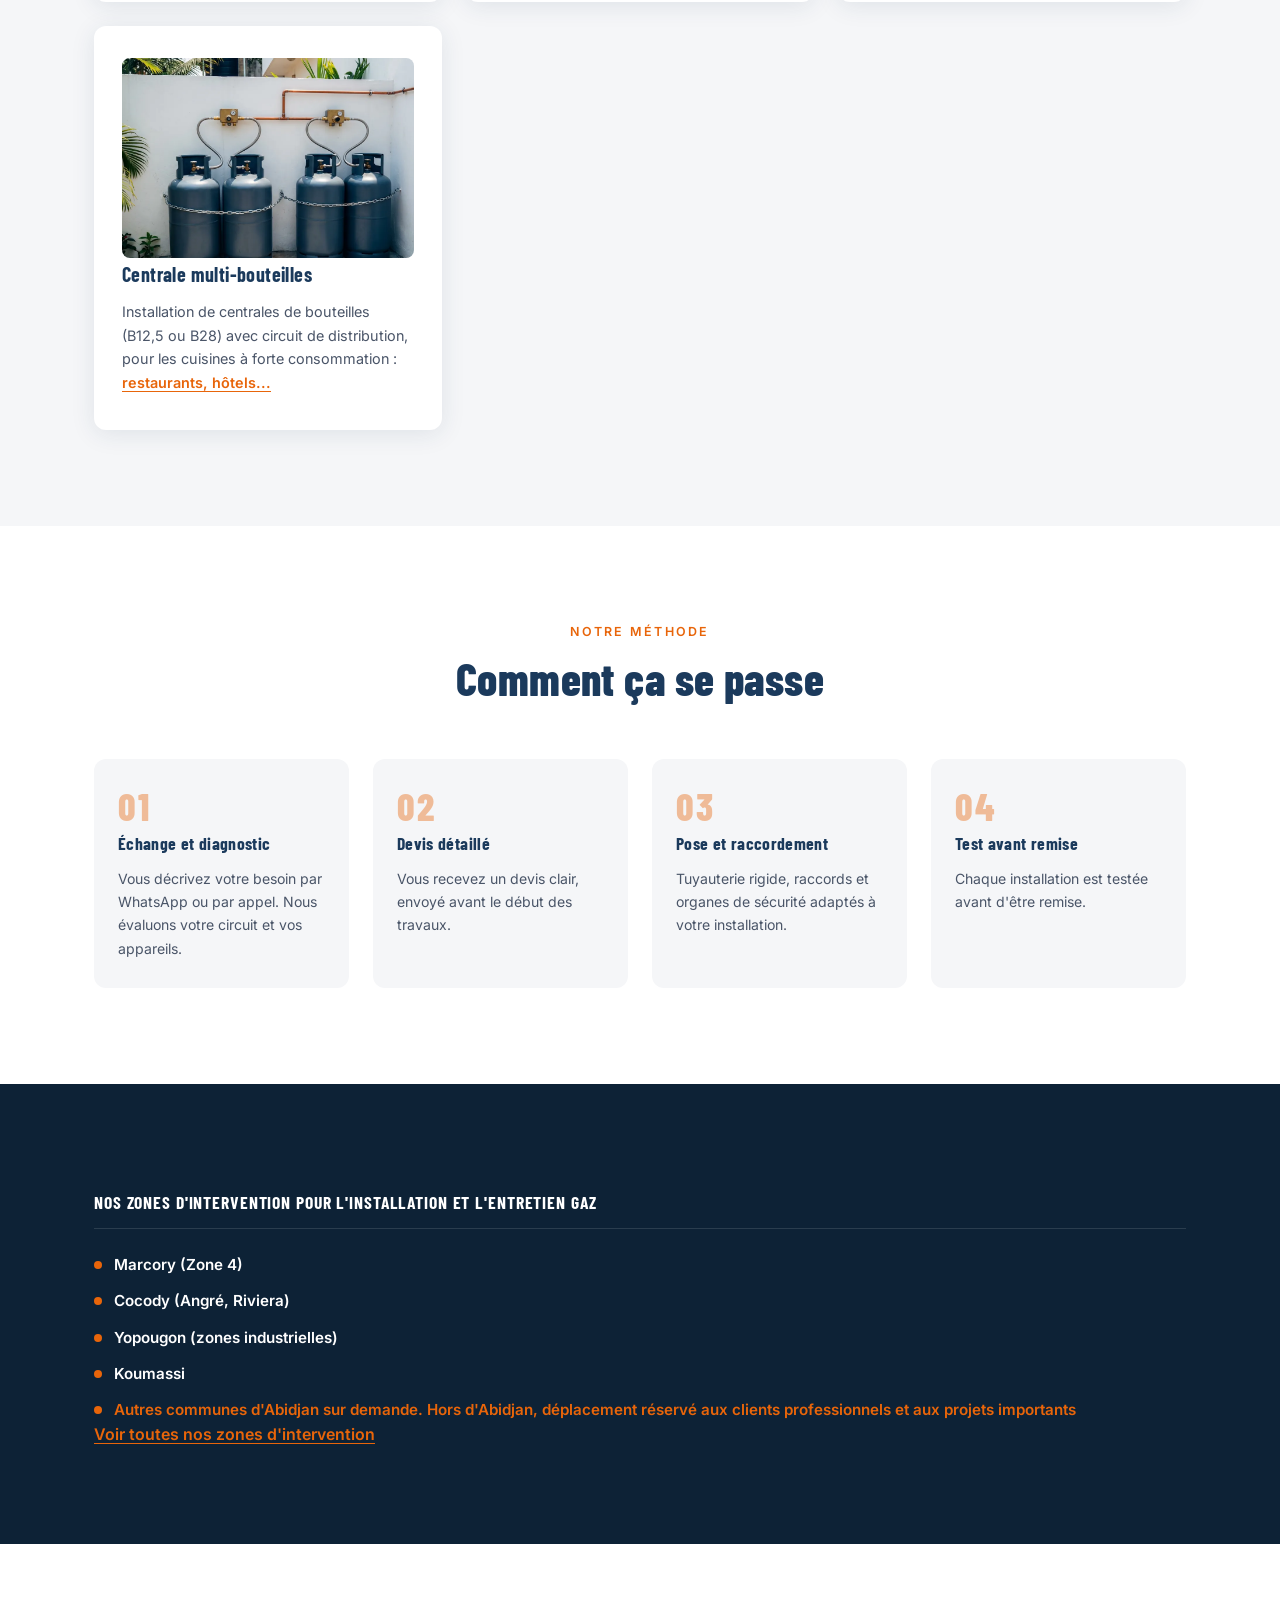
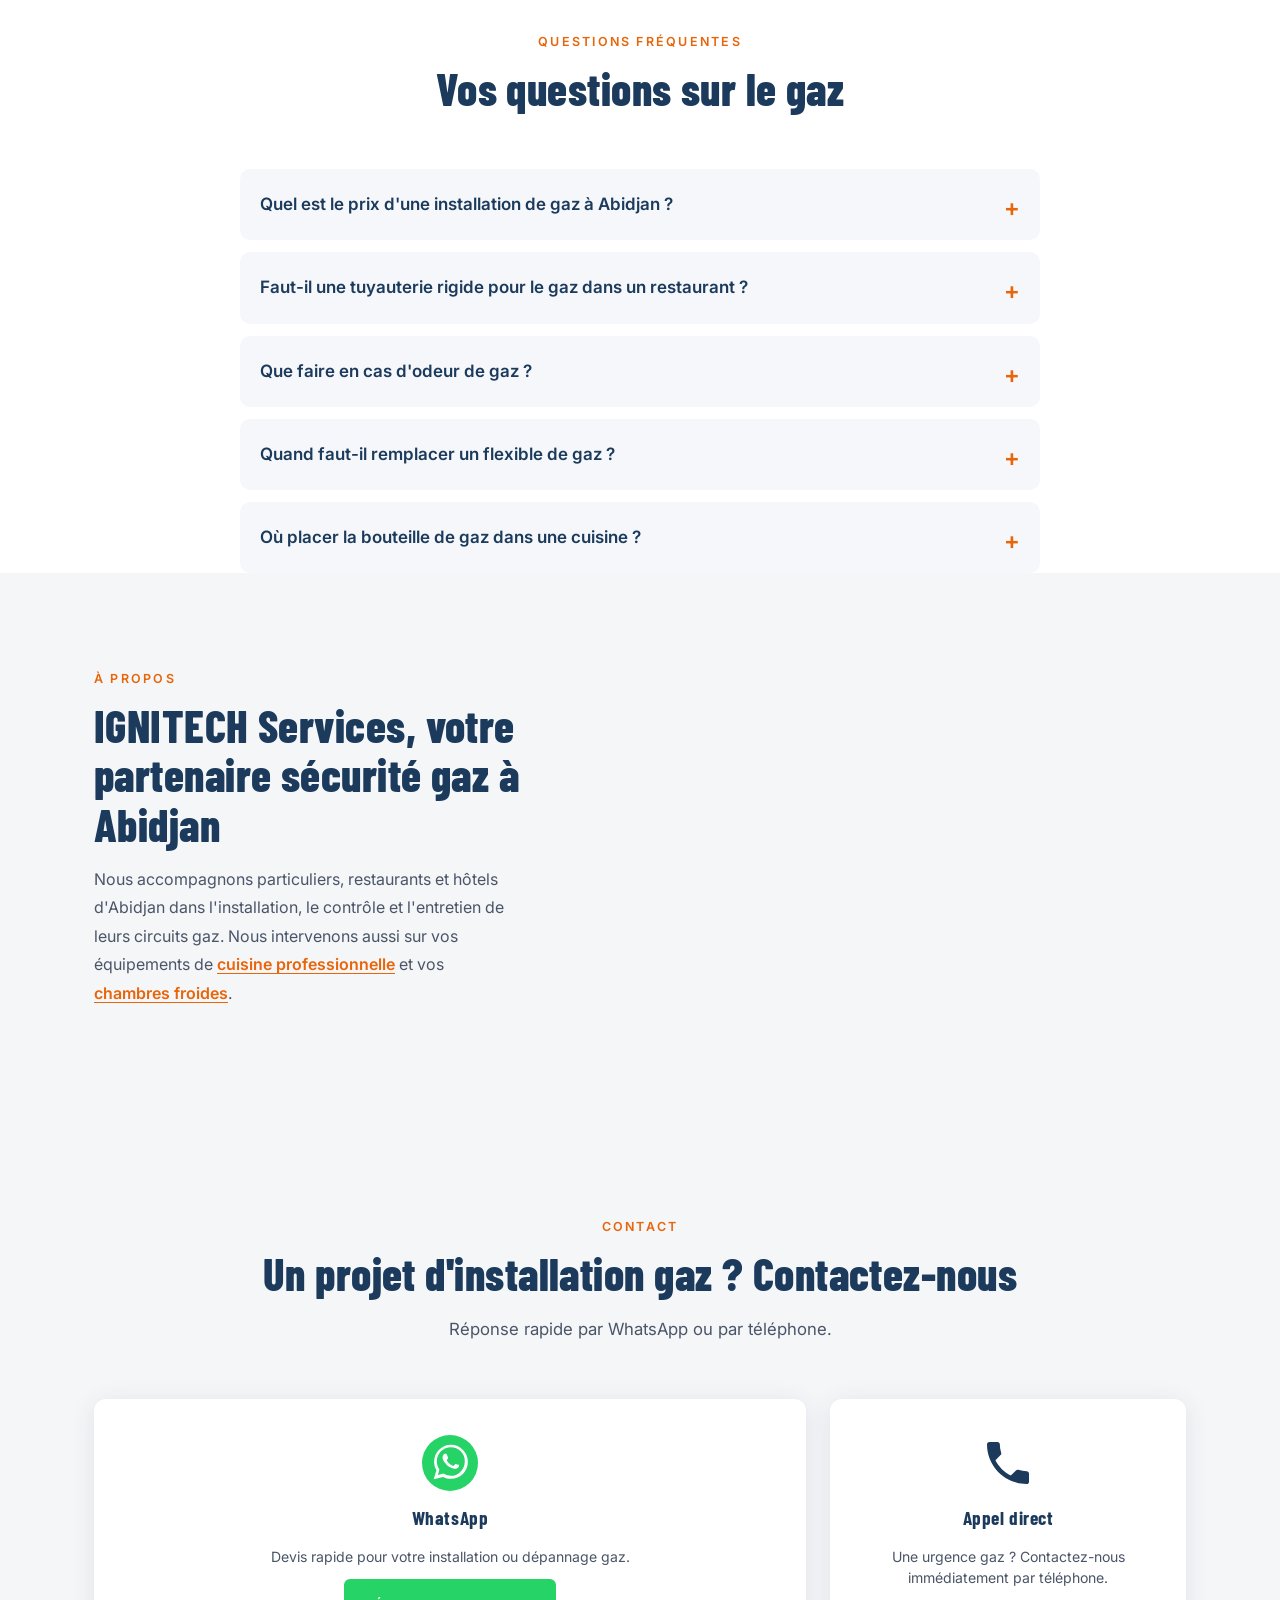
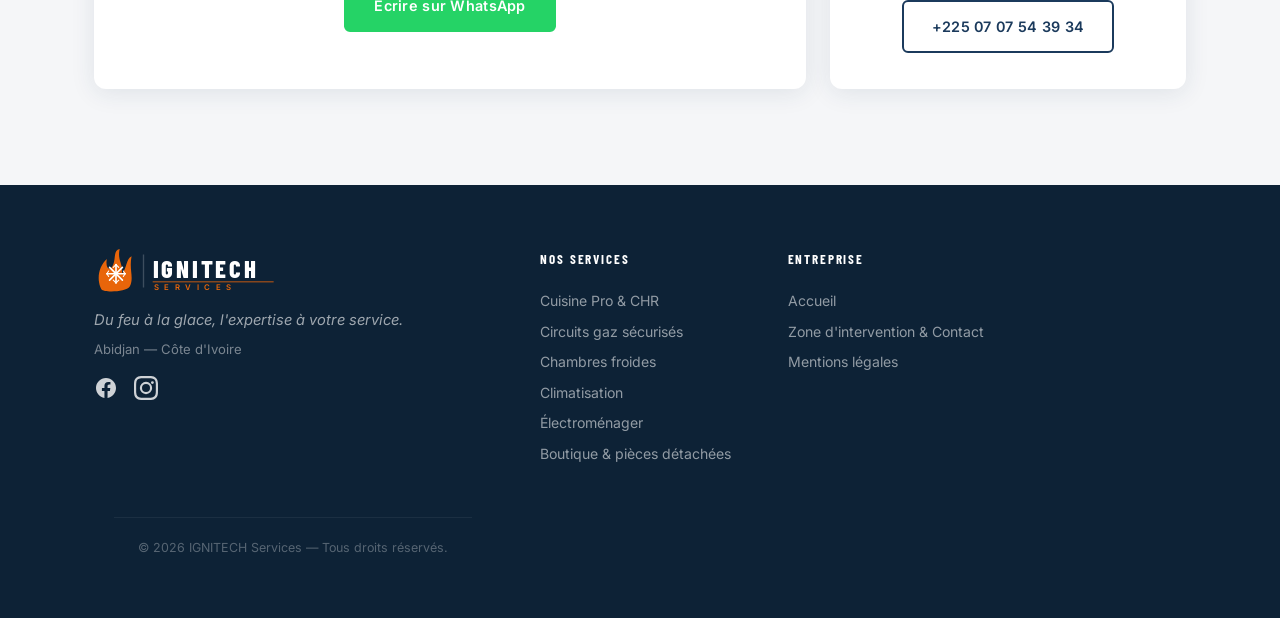
<file: installation-circuit-gaz.html>
<!DOCTYPE html>
<html lang="fr">
<head>
<meta charset="UTF-8">
<meta name="viewport" content="width=device-width, initial-scale=1.0">
<title>Installation Circuit Gaz Sécurisé Abidjan | IGNITECH Services</title>
<meta name="description" content="Installation, raccordement et test d'étanchéité de circuits gaz à Abidjan, pour maisons, restaurants et cuisines pro. Devis rapide par WhatsApp.">
<link rel="canonical" href="https://ignitechservices.com/installation-circuit-gaz.html">

<!-- Open Graph -->
<meta property="og:type" content="website">
<meta property="og:title" content="Installation Circuit Gaz Sécurisé Abidjan | IGNITECH Services">
<meta property="og:description" content="Installation, raccordement, test d'étanchéité et dépannage de circuits gaz pour particuliers et professionnels (CHR) à Abidjan.">
<meta property="og:url" content="https://ignitechservices.com/installation-circuit-gaz.html">
<meta property="og:image" content="https://ignitechservices.com/gaz-og.jpg">
<meta property="og:image:width" content="1200">
<meta property="og:image:height" content="630">
<meta property="og:image:alt" content="Technicien testant l'étanchéité d'un circuit gaz dans une cuisine professionnelle">
<meta property="og:locale" content="fr_FR">
<meta property="og:site_name" content="IGNITECH Services">

<!-- Twitter Card -->
<meta name="twitter:card" content="summary_large_image">
<meta name="twitter:title" content="Installation Circuit Gaz Sécurisé Abidjan | IGNITECH Services">
<meta name="twitter:description" content="Installation, raccordement, test d'étanchéité et dépannage de circuits gaz pour particuliers et professionnels (CHR) à Abidjan.">
<meta name="twitter:image" content="https://ignitechservices.com/gaz-og.jpg">

<!-- Sécurité -->
<meta http-equiv="X-Content-Type-Options" content="nosniff">
<meta http-equiv="Referrer-Policy" content="strict-origin-when-cross-origin">

<link rel="manifest" href="manifest.json">
<link rel="icon" href="favicon.ico" sizes="any">
<link rel="apple-touch-icon" href="apple-touch-icon.png">
<meta name="theme-color" content="#E8650A">
<!-- Google Fonts -->
<link rel="preconnect" href="https://fonts.googleapis.com">
<link rel="preconnect" href="https://fonts.gstatic.com" crossorigin>
<link href="https://fonts.googleapis.com/css2?family=Barlow+Condensed:wght@500;600;700;800&family=Inter:wght@400;500;600;700&display=swap" rel="stylesheet">

<link rel="stylesheet" href="style.css">

<!-- Schema.org : Service -->
<script type="application/ld+json">
{
  "@context": "https://schema.org",
  "@type": "Service",
  "name": "Installation de circuits gaz sécurisés à Abidjan",
  "serviceType": "Installation et entretien de circuits gaz",
  "url": "https://ignitechservices.com/installation-circuit-gaz.html",
  "image": "https://ignitechservices.com/gaz-hero.webp",
  "provider": {
    "@type": "LocalBusiness",
    "name": "IGNITECH Services",
    "url": "https://ignitechservices.com/",
    "telephone": "+2250707543934",
    "areaServed": "Abidjan, Côte d'Ivoire"
  },
  "areaServed": {
    "@type": "City",
    "name": "Abidjan"
  },
  "description": "Installation, raccordement, test d'étanchéité et dépannage de circuits gaz pour particuliers, restaurants et cuisines professionnelles à Abidjan."
}
</script>

<!-- Schema.org : Fil d'Ariane -->
<script type="application/ld+json">
{
  "@context": "https://schema.org",
  "@type": "BreadcrumbList",
  "itemListElement": [
    {
      "@type": "ListItem",
      "position": 1,
      "name": "Accueil",
      "item": "https://ignitechservices.com/"
    },
    {
      "@type": "ListItem",
      "position": 2,
      "name": "Circuits gaz",
      "item": "https://ignitechservices.com/installation-circuit-gaz.html"
    }
  ]
}
</script>

<!-- Google Analytics -->
<script>
  window.dataLayer = window.dataLayer || [];
  function gtag(){dataLayer.push(arguments);}
  gtag('consent', 'default', {
    'analytics_storage': localStorage.getItem('ignitech_cookie_consent') === 'accepted' ? 'granted' : 'denied'
  });
</script>
<script async src="https://www.googletagmanager.com/gtag/js?id=G-MSWYDD2F9G"></script>
<script>
  gtag('js', new Date());
  gtag('config', 'G-MSWYDD2F9G');
</script>
</head>
<body>

<!-- ===== HEADER / NAV ===== -->
<header class="nav-header">
<div class="nav-container">
<a href="index.html" class="nav-logo" aria-label="IGNITECH Services - Accueil">
<svg class="logo-svg" viewBox="0 0 220 48" xmlns="http://www.w3.org/2000/svg" aria-label="IGNITECH Services">
<path d="M8 44 C2 32 6 18 14 11 C12 22 18 25 21 17 C24 10 21 1 28 0 C25 13 33 17 30 28 C36 21 35 11 41 8 C38 23 44 31 39 41 C35 47 11 48 8 44Z" fill="#E8650A"/>
<line x1="24" y1="17" x2="24" y2="37" stroke="white" stroke-width="1.8" stroke-linecap="round"/>
<line x1="14" y1="27" x2="34" y2="27" stroke="white" stroke-width="1.8" stroke-linecap="round"/>
<line x1="17" y1="20" x2="31" y2="34" stroke="white" stroke-width="1.8" stroke-linecap="round"/>
<line x1="31" y1="20" x2="17" y2="34" stroke="white" stroke-width="1.8" stroke-linecap="round"/>
<line x1="24" y1="17" x2="21" y2="20" stroke="white" stroke-width="1.2" stroke-linecap="round"/>
<line x1="24" y1="17" x2="27" y2="20" stroke="white" stroke-width="1.2" stroke-linecap="round"/>
<line x1="24" y1="37" x2="21" y2="34" stroke="white" stroke-width="1.2" stroke-linecap="round"/>
<line x1="24" y1="37" x2="27" y2="34" stroke="white" stroke-width="1.2" stroke-linecap="round"/>
<line x1="14" y1="27" x2="16" y2="24" stroke="white" stroke-width="1.2" stroke-linecap="round"/>
<line x1="14" y1="27" x2="16" y2="30" stroke="white" stroke-width="1.2" stroke-linecap="round"/>
<line x1="34" y1="27" x2="32" y2="24" stroke="white" stroke-width="1.2" stroke-linecap="round"/>
<line x1="34" y1="27" x2="32" y2="30" stroke="white" stroke-width="1.2" stroke-linecap="round"/>
<line x1="54" y1="6" x2="54" y2="42" stroke="rgba(27,58,92,0.2)" stroke-width="1.5"/>
<text x="64" y="32" font-family="Barlow Condensed, sans-serif" font-size="27" font-weight="800" fill="#1B3A5C" letter-spacing="3">IGNITECH</text>
<rect x="64" y="35" width="132" height="1.5" fill="#E8650A" opacity="0.6"/>
<text x="65" y="45" font-family="Inter, sans-serif" font-size="8.5" font-weight="600" fill="#E8650A" letter-spacing="6">SERVICES</text>
</svg>
</a>
<button class="nav-toggle" aria-label="Ouvrir le menu" aria-expanded="false">
<span class="nav-toggle-bar"></span>
<span class="nav-toggle-bar"></span>
<span class="nav-toggle-bar"></span>
</button>
<ul class="nav-menu" id="nav-menu" role="list">
<li><a href="index.html" class="nav-link">Accueil</a></li>
<li><a href="cuisine-professionnelle-chr.html" class="nav-link">Cuisine Pro & CHR</a></li>
<li><a href="installation-circuit-gaz.html" class="nav-link">Circuits Gaz</a></li>
<li><a href="froid-industriel-chambre-froide.html" class="nav-link">Chambres Froides</a></li>
<li><a href="climatisation-abidjan.html" class="nav-link">Climatisation</a></li>
<li><a href="reparation-electromenager.html" class="nav-link">Électroménager</a></li>
<li><a href="boutique-pieces-equipements.html" class="nav-link">Boutique</a></li>
<li><a href="zone-intervention-contact.html" class="nav-link nav-link--cta">Contact</a></li>
</ul>
</div>
</header>

<!-- ===== HERO ===== -->
<section class="hero">
<div class="hero-content">
<p class="hero-eyebrow">Sécurité gaz</p>
<h1 class="hero-title">Installation & Entretien de <span class="hero-title--accent">Circuits Gaz Sécurisés</span> à Abidjan</h1>
<p class="hero-subtitle">Installation, raccordement, test d'étanchéité et dépannage de vos circuits gaz, à domicile comme en cuisine professionnelle : fours, pianos de cuisson, centrales de bouteilles.</p>
<div class="hero-actions">
<a href="https://wa.me/2250767010286?text=Bonjour%20IGNITECH%20Services%2C%20je%20souhaite%20un%20devis%20pour%20une%20installation%20ou%20un%20d%C3%A9pannage%20de%20circuit%20gaz." class="btn btn--whatsapp" target="_blank" rel="noopener noreferrer">Demander un devis WhatsApp</a>
<a href="tel:+2250707543934" class="btn btn--secondary">Urgence : Appel direct</a>
</div>
</div>
<div class="hero-visual">
<img src="gaz-hero.webp" alt="Technicien testant l'étanchéité d'un circuit gaz en cuivre avec un détecteur de fuite dans une cuisine professionnelle" class="hero-img" width="1200" height="675" loading="eager" fetchpriority="high">
</div>
</section>

<!-- ===== SERVICES ===== -->
<section class="services" id="services">
<div class="section-container">
<div class="section-header">
<p class="section-eyebrow">Nos prestations</p>
<h2 class="section-title">Nos services gaz</h2>
<p class="section-subtitle">Chaque installation est testée avant d'être remise.</p>
</div>
<div class="services-grid">
  
  <div class="service-card">
    <div class="service-icon service-icon--photo">
    <img src="gaz-installation.webp" alt="Technicien serrant le raccordement d'un flexible inox entre une vanne gaz jaune et une cuisinière professionnelle" class="service-photo" width="1000" height="750" loading="lazy">
    </div>
    <h3 class="service-name">Installation et raccordement</h3>
    <p class="service-desc">Pose de tuyauterie gaz rigide (cuivre ou matériau adapté) et raccordement soigné de vos appareils : cuisinière, four, piano de cuisson.</p>
  </div>
  
  <div class="service-card">
    <div class="service-icon">
  <svg width="40" height="40" viewBox="0 0 24 24" fill="none" stroke="currentColor" stroke-width="1.8" stroke-linecap="round" stroke-linejoin="round" aria-hidden="true" focusable="false">
    <circle cx="12" cy="11" r="8" />
    <path d="M12 4.5v1.5M5.5 11H7M17 11h1.5M12 11l3.2-3.2M12 19v2.5M10 21.5h4" />
    <circle cx="12" cy="11" r="1" fill="currentColor" stroke="none" />
  </svg>
</div>
    <h3 class="service-name">Test d'étanchéité et détection de fuite</h3>
    <p class="service-desc">Contrôle de l'étanchéité de votre circuit avant remise et installation de détecteurs de fuite, chez vous comme dans votre établissement.</p>
  </div>
  
  <div class="service-card">
<div class="service-icon">
  <svg width="40" height="40" viewBox="0 0 24 24" fill="none" stroke="currentColor" stroke-width="1.8" stroke-linecap="round" stroke-linejoin="round" aria-hidden="true" focusable="false">
    <path d="M14.7 6.3a1 1 0 0 0 0 1.4l1.6 1.6a1 1 0 0 0 1.4 0l3.77-3.77a6 6 0 0 1-7.94 7.94l-6.91 6.91a2.12 2.12 0 0 1-3-3l6.91-6.91a6 6 0 0 1 7.94-7.94l-3.76 3.76z" />
  </svg>
</div>
    <h3 class="service-name">Contrôle, entretien et dépannage</h3>
    <p class="service-desc">Diagnostic d'un circuit existant, remplacement des flexibles et détendeurs usés, recherche et réparation de fuites.</p>
  </div>
  
  <div class="service-card">
   <img src="gaz-centrale.webp" alt="Centrale de quatre bouteilles de gaz reliées par des flexibles inox à deux détendeurs et à une conduite en cuivre, installée à l'air libre" class="service-photo" width="1000" height="750" loading="lazy">
    <h3 class="service-name">Centrale multi-bouteilles</h3>
    <p class="service-desc">Installation de centrales de bouteilles (B12,5 ou B28) avec circuit de distribution, pour les cuisines à forte consommation : <a href="cuisine-professionnelle-chr.html">restaurants, hôtels...</a></p>
  </div>

</div>
</div>
</section>

<!-- ===== COMMENT ÇA SE PASSE ===== -->
<section class="pourquoi">
  <div class="section-container">
    <div class="section-header">
      <p class="section-eyebrow">Notre méthode</p>
      <h2 class="section-title">Comment ça se passe</h2>
    </div>
    <div class="pourquoi-grid">
      
      <div class="pourquoi-card">
        <span class="pourquoi-number">01</span>
        <h3 class="pourquoi-title">Échange et diagnostic</h3>
        <p class="pourquoi-desc">Vous décrivez votre besoin par WhatsApp ou par appel. Nous évaluons votre circuit et vos appareils.</p>
      </div>
      
      <div class="pourquoi-card">
        <span class="pourquoi-number">02</span>
        <h3 class="pourquoi-title">Devis détaillé</h3>
        <p class="pourquoi-desc">Vous recevez un devis clair, envoyé avant le début des travaux.</p>
      </div>
      
      <div class="pourquoi-card">
        <span class="pourquoi-number">03</span>
        <h3 class="pourquoi-title">Pose et raccordement</h3>
        <p class="pourquoi-desc">Tuyauterie rigide, raccords et organes de sécurité adaptés à votre installation.</p>
      </div>
      
      <div class="pourquoi-card">
        <span class="pourquoi-number">04</span>
        <h3 class="pourquoi-title">Test avant remise</h3>
        <p class="pourquoi-desc">Chaque installation est testée avant d'être remise.</p>
      </div>
      
    </div>
  </div>
</section>

<!-- ===== ZONE D'INTERVENTION ===== -->
<section class="intervention" id="intervention">
<div class="section-container">
<div class="intervention-zones">
<h2 class="intervention-zones-title">Nos zones d'intervention pour l'installation et l'entretien gaz</h2>
<div class="zones-grid">
<div class="zone-item zone-item--primary">
<span class="zone-dot"></span> Marcory (Zone 4)
</div>
<div class="zone-item zone-item--primary">
<span class="zone-dot"></span> Cocody (Angré, Riviera)
</div>
<div class="zone-item zone-item--primary">
<span class="zone-dot"></span> Yopougon (zones industrielles)
</div>
<div class="zone-item zone-item--primary">
<span class="zone-dot"></span> Koumassi
</div>
<div class="zone-item zone-item--beyond">
<span class="zone-dot zone-dot--beyond"></span> Autres communes d'Abidjan sur demande. Hors d'Abidjan, déplacement réservé aux clients professionnels et aux projets importants
</div>
</div>
<p><a href="zone-intervention-contact.html">Voir toutes nos zones d'intervention</a></p>
</div>
</div>
</section>

<!-- ===== FAQ ===== -->
<section class="faq" id="faq">
  <div class="section-container">
    <div class="section-header">
      <p class="section-eyebrow">Questions fréquentes</p>
      <h2 class="section-title">Vos questions sur le gaz</h2>
    </div>
    <div class="faq-list">
      
      <details class="faq-item">
        <summary class="faq-question">Quel est le prix d'une installation de gaz à Abidjan ?</summary>
        <p class="faq-answer">Le tarif dépend de la longueur du circuit, du nombre de points de raccordement et du type d'installation (domestique ou professionnelle). Contactez-nous par WhatsApp pour un devis gratuit adapté à votre projet.</p>
      </details>
      
      <details class="faq-item">
        <summary class="faq-question">Faut-il une tuyauterie rigide pour le gaz dans un restaurant ?</summary>
        <p class="faq-answer">Nous la recommandons pour le réseau fixe (cuivre ou acier), car elle résiste mieux à la chaleur et aux chocs. Le flexible ne sert qu'au dernier raccordement de l'appareil.</p>
      </details>
      
      <details class="faq-item">
        <summary class="faq-question">Que faire en cas d'odeur de gaz ?</summary>
        <p class="faq-answer">Fermez le robinet de la bouteille, ouvrez portes et fenêtres, n'allumez aucune flamme et n'actionnez aucun interrupteur. En cas d'odeur forte, sortez et prévenez les sapeurs-pompiers, puis contactez-nous pour la recherche de la fuite.</p>
      </details>
      
      <details class="faq-item">
        <summary class="faq-question">Quand faut-il remplacer un flexible de gaz ?</summary>
        <p class="faq-answer">Dès que la date limite inscrite dessus est dépassée, ou dès qu'il est craquelé, durci ou déformé. S'il n'a plus de date lisible, faites-le contrôler ou remplacer.</p>
      </details>
      
      <details class="faq-item">
        <summary class="faq-question">Où placer la bouteille de gaz dans une cuisine ?</summary>
        <p class="faq-answer">Debout, dans un endroit aéré, loin de toute flamme et source de chaleur. Évitez les espaces fermés non ventilés, comme un placard ou le dessous d'un évier.</p>
      </details>
      
    </div>
  </div>
</section>

<!-- ===== À PROPOS ===== -->
<section class="apropos" id="apropos">
<div class="section-container">
<div class="apropos-inner">
<div class="apropos-text">
<p class="section-eyebrow">À propos</p>
<h2 class="section-title">IGNITECH Services, votre partenaire sécurité gaz à Abidjan</h2>
<p class="apropos-desc">Nous accompagnons particuliers, restaurants et hôtels d'Abidjan dans l'installation, le contrôle et l'entretien de leurs circuits gaz. Nous intervenons aussi sur vos équipements de <a href="cuisine-professionnelle-chr.html">cuisine professionnelle</a> et vos <a href="froid-industriel-chambre-froide.html">chambres froides</a>.</p>
</div>
</div>
</div>
</section>

<!-- ===== CONTACT / CTA FINALE ===== -->
<section class="contact" id="contact">
<div class="section-container">
<div class="section-header">
<p class="section-eyebrow">Contact</p>
<h2 class="section-title">Un projet d'installation gaz ? Contactez-nous</h2>
<p class="section-subtitle">Réponse rapide par WhatsApp ou par téléphone.</p>
</div>
<div class="contact-content">

<div class="contact-card">
<div class="contact-card-icon">
<svg viewBox="0 0 48 48" xmlns="http://www.w3.org/2000/svg" width="40" height="40">
<circle cx="24" cy="24" r="24" fill="#25D366"/>
<path fill="white" d="M35.2 12.8C32.4 10 28.8 8.4 24.9 8.4c-8 0-14.5 6.5-14.5 14.5 0 2.6.7 5.1 2 7.3L10 38l8-2.1c2.1 1.1 4.4 1.7 6.8 1.7 8 0 14.5-6.5 14.5-14.5.1-3.8-1.4-7.5-4.1-10.3zM24.9 35c-2.2 0-4.3-.6-6.2-1.7l-.4-.3-4.7 1.2 1.3-4.6-.3-.5c-1.2-2-1.9-4.2-1.9-6.6 0-6.6 5.4-12 12-12 3.2 0 6.2 1.3 8.5 3.5 2.3 2.3 3.5 5.2 3.5 8.4 0 6.8-5.4 12.6-11.8 12.6zm6.6-9c-.4-.2-2.1-1-2.4-1.1-.3-.1-.6-.2-.8.2-.2.4-.9 1.1-1.1 1.3-.2.2-.4.2-.8 0-.4-.2-1.6-.6-3-1.9-1.1-1-1.9-2.2-2.1-2.6-.2-.4 0-.6.2-.8l.5-.6c.2-.2.2-.4.3-.6.1-.2 0-.4 0-.6-.1-.2-.8-2-1.1-2.7-.3-.7-.6-.6-.8-.6h-.7c-.2 0-.6.1-.9.4-.3.3-1.2 1.2-1.2 2.9s1.2 3.4 1.4 3.6c.2.2 2.4 3.7 5.9 5.2.8.4 1.5.6 2 .7.8.2 1.6.2 2.2.1.7-.1 2.1-.8 2.4-1.7.3-.8.3-1.5.2-1.7-.1-.1-.3-.2-.7-.4z"/>
</svg>
</div>
<h3 class="contact-card-title">WhatsApp</h3>
<p class="contact-card-info">Devis rapide pour votre installation ou dépannage gaz.</p>
<a href="https://wa.me/2250767010286?text=Bonjour%20IGNITECH%20Services%2C%20je%20souhaite%20un%20devis%20pour%20une%20installation%20ou%20un%20d%C3%A9pannage%20de%20circuit%20gaz." class="btn btn--whatsapp" target="_blank" rel="noopener noreferrer">Écrire sur WhatsApp</a>
</div>

<div class="contact-card">
<div class="contact-card-icon">
<svg viewBox="0 0 24 24" width="40" height="40" fill="#1B3A5C">
<path d="M6.62 10.79c1.44 2.83 3.76 5.14 6.59 6.59l2.2-2.2c.27-.27.67-.36 1.02-.24 1.12.37 2.33.57 3.57.57.55 0 1 .45 1 1V20c0 .55-.45 1-1 1-9.39 0-17-7.61-17-17 0-.55.45-1 1-1h3.5c.55 0 1 .45 1 1 0 1.25.2 2.45.57 3.57.11.35.03.74-.25 1.02l-2.2 2.2z"/>
</svg>
</div>
<h3 class="contact-card-title">Appel direct</h3>
<p class="contact-card-info">Une urgence gaz ? Contactez-nous immédiatement par téléphone.</p>
<a href="tel:+2250707543934" class="btn btn--secondary">+225 07 07 54 39 34</a>
</div>

</div>
</div>
</section>

<!-- ===== FOOTER ===== -->
<footer class="footer" role="contentinfo">
<div class="footer-container">
<div class="footer-brand">
<svg class="footer-logo" viewBox="0 0 220 48" xmlns="http://www.w3.org/2000/svg" aria-label="IGNITECH Services">
<path d="M8 44 C2 32 6 18 14 11 C12 22 18 25 21 17 C24 10 21 1 28 0 C25 13 33 17 30 28 C36 21 35 11 41 8 C38 23 44 31 39 41 C35 47 11 48 8 44Z" fill="#E8650A"/>
<line x1="24" y1="17" x2="24" y2="37" stroke="white" stroke-width="1.8" stroke-linecap="round"/>
<line x1="14" y1="27" x2="34" y2="27" stroke="white" stroke-width="1.8" stroke-linecap="round"/>
<line x1="17" y1="20" x2="31" y2="34" stroke="white" stroke-width="1.8" stroke-linecap="round"/>
<line x1="31" y1="20" x2="17" y2="34" stroke="white" stroke-width="1.8" stroke-linecap="round"/>
<line x1="24" y1="17" x2="21" y2="20" stroke="white" stroke-width="1.2" stroke-linecap="round"/>
<line x1="24" y1="17" x2="27" y2="20" stroke="white" stroke-width="1.2" stroke-linecap="round"/>
<line x1="24" y1="37" x2="21" y2="34" stroke="white" stroke-width="1.2" stroke-linecap="round"/>
<line x1="24" y1="37" x2="27" y2="34" stroke="white" stroke-width="1.2" stroke-linecap="round"/>
<line x1="14" y1="27" x2="16" y2="24" stroke="white" stroke-width="1.2" stroke-linecap="round"/>
<line x1="14" y1="27" x2="16" y2="30" stroke="white" stroke-width="1.2" stroke-linecap="round"/>
<line x1="34" y1="27" x2="32" y2="24" stroke="white" stroke-width="1.2" stroke-linecap="round"/>
<line x1="34" y1="27" x2="32" y2="30" stroke="white" stroke-width="1.2" stroke-linecap="round"/>
<line x1="54" y1="6" x2="54" y2="42" stroke="rgba(255,255,255,0.2)" stroke-width="1.5"/>
<text x="64" y="32" font-family="Barlow Condensed, sans-serif" font-size="27" font-weight="800" fill="#ffffff" letter-spacing="3">IGNITECH</text>
<rect x="64" y="35" width="132" height="1.5" fill="#E8650A" opacity="0.6"/>
<text x="65" y="45" font-family="Inter, sans-serif" font-size="8.5" font-weight="600" fill="#E8650A" letter-spacing="6">SERVICES</text>
</svg>
<p class="footer-tagline">Du feu à la glace, l'expertise à votre service.</p>
<p class="footer-location">Abidjan — Côte d'Ivoire</p>
<div class="footer-social" aria-label="Réseaux sociaux IGNITECH Services">
<a href="https://www.facebook.com/share/18wUSMNf8Z/" target="_blank" rel="noopener noreferrer" aria-label="IGNITECH Services sur Facebook" class="footer-social-link">
<svg viewBox="0 0 24 24" width="24" height="24" fill="currentColor" aria-hidden="true">
<path d="M22 12c0-5.52-4.48-10-10-10S2 6.48 2 12c0 4.99 3.66 9.13 8.44 9.88v-6.99h-2.54V12h2.54V9.8c0-2.5 1.49-3.89 3.77-3.89 1.09 0 2.24.2 2.24.2v2.46h-1.26c-1.24 0-1.63.77-1.63 1.56V12h2.78l-.44 2.89h-2.34v6.99C18.34 21.13 22 16.99 22 12z"/>
</svg>
</a>
<a href="https://www.instagram.com/ignitech.services/" target="_blank" rel="noopener noreferrer" aria-label="IGNITECH Services sur Instagram" class="footer-social-link">
<svg viewBox="0 0 24 24" width="24" height="24" fill="currentColor" aria-hidden="true">
<path d="M12 2.16c3.2 0 3.58.01 4.85.07 3.25.15 4.77 1.69 4.92 4.92.06 1.27.07 1.65.07 4.85s-.01 3.58-.07 4.85c-.15 3.23-1.66 4.77-4.92 4.92-1.27.06-1.64.07-4.85.07s-3.58-.01-4.85-.07c-3.26-.15-4.77-1.7-4.92-4.92-.06-1.27-.07-1.65-.07-4.85s.02-3.58.07-4.85c.15-3.23 1.67-4.77 4.92-4.92 1.27-.06 1.65-.07 4.85-.07zM12 0C8.74 0 8.33.01 7.05.07c-4.35.2-6.78 2.62-6.98 6.98C0 8.33 0 8.74 0 12s.01 3.67.07 4.95c.2 4.36 2.62 6.78 6.98 6.98C8.33 24 8.74 24 12 24s3.67-.01 4.95-.07c4.35-.2 6.78-2.62 6.98-6.98.06-1.28.07-1.69.07-4.95s-.01-3.67-.07-4.95c-.2-4.35-2.62-6.78-6.98-6.98C15.67.01 15.26 0 12 0zm0 5.84A6.16 6.16 0 1 0 18.16 12 6.16 6.16 0 0 0 12 5.84zM12 16a4 4 0 1 1 4-4 4 4 0 0 1-4 4zm6.41-10.85a1.44 1.44 0 1 0 1.44 1.44 1.44 1.44 0 0 0-1.44-1.44z"/>
</svg>
</a>
</div>
</div>

<div class="footer-links">
<h4 class="footer-heading">Nos services</h4>
<ul role="list">
<li><a href="cuisine-professionnelle-chr.html" class="footer-link">Cuisine Pro & CHR</a></li>
<li><a href="installation-circuit-gaz.html" class="footer-link">Circuits gaz sécurisés</a></li>
<li><a href="froid-industriel-chambre-froide.html" class="footer-link">Chambres froides</a></li>
<li><a href="climatisation-abidjan.html" class="footer-link">Climatisation</a></li>
<li><a href="reparation-electromenager.html" class="footer-link">Électroménager</a></li>
<li><a href="boutique-pieces-equipements.html" class="footer-link">Boutique & pièces détachées</a></li>
</ul>
</div>

<div class="footer-links">
<h4 class="footer-heading">Entreprise</h4>
<ul role="list">
<li><a href="index.html" class="footer-link">Accueil</a></li>
<li><a href="zone-intervention-contact.html" class="footer-link">Zone d'intervention & Contact</a></li>
<li><a href="mentions-legales.html" class="footer-link">Mentions légales</a></li>
</ul>
</div>

<div class="footer-bottom">
<p class="footer-copy">
© <span id="annee"></span> IGNITECH Services — Tous droits réservés.
</p>
</div>
</div>
</footer>

<!-- ===== BOUTON WHATSAPP FLOTTANT ===== -->
<a
  href="https://wa.me/2250767010286?text=Bonjour%20IGNITECH%20Services%2C%20je%20souhaite%20un%20devis%20pour%20une%20installation%20ou%20un%20d%C3%A9pannage%20de%20circuit%20gaz."
  class="whatsapp-float"
  target="_blank"
  rel="noopener noreferrer"
  aria-label="Contacter IGNITECH Services sur WhatsApp"
>
<svg viewBox="0 0 48 48" xmlns="http://www.w3.org/2000/svg" width="56" height="56">
  <circle cx="24" cy="24" r="24" fill="#25D366"/>
  <path fill="white" d="M35.2 12.8C32.4 10 28.8 8.4 24.9 8.4c-8 0-14.5 6.5-14.5 14.5 0 2.6.7 5.1 2 7.3L10 38l8-2.1c2.1 1.1 4.4 1.7 6.8 1.7 8 0 14.5-6.5 14.5-14.5.1-3.8-1.4-7.5-4.1-10.3zM24.9 35c-2.2 0-4.3-.6-6.2-1.7l-.4-.3-4.7 1.2 1.3-4.6-.3-.5c-1.2-2-1.9-4.2-1.9-6.6 0-6.6 5.4-12 12-12 3.2 0 6.2 1.3 8.5 3.5 2.3 2.3 3.5 5.2 3.5 8.4 0 6.8-5.4 12.6-11.8 12.6zm6.6-9c-.4-.2-2.1-1-2.4-1.1-.3-.1-.6-.2-.8.2-.2.4-.9 1.1-1.1 1.3-.2.2-.4.2-.8 0-.4-.2-1.6-.6-3-1.9-1.1-1-1.9-2.2-2.1-2.6-.2-.4 0-.6.2-.8l.5-.6c.2-.2.2-.4.3-.6.1-.2 0-.4 0-.6-.1-.2-.8-2-1.1-2.7-.3-.7-.6-.6-.8-.6h-.7c-.2 0-.6.1-.9.4-.3.3-1.2 1.2-1.2 2.9s1.2 3.4 1.4 3.6c.2.2 2.4 3.7 5.9 5.2.8.4 1.5.6 2 .7.8.2 1.6.2 2.2.1.7-.1 2.1-.8 2.4-1.7.3-.8.3-1.5.2-1.7-.1-.1-.3-.2-.7-.4z"/>
</svg>
    <span class="whatsapp-float-label">Devis gratuit</span>
  </a>

<script src="script.js"></script>
</body>
</html>
</file>
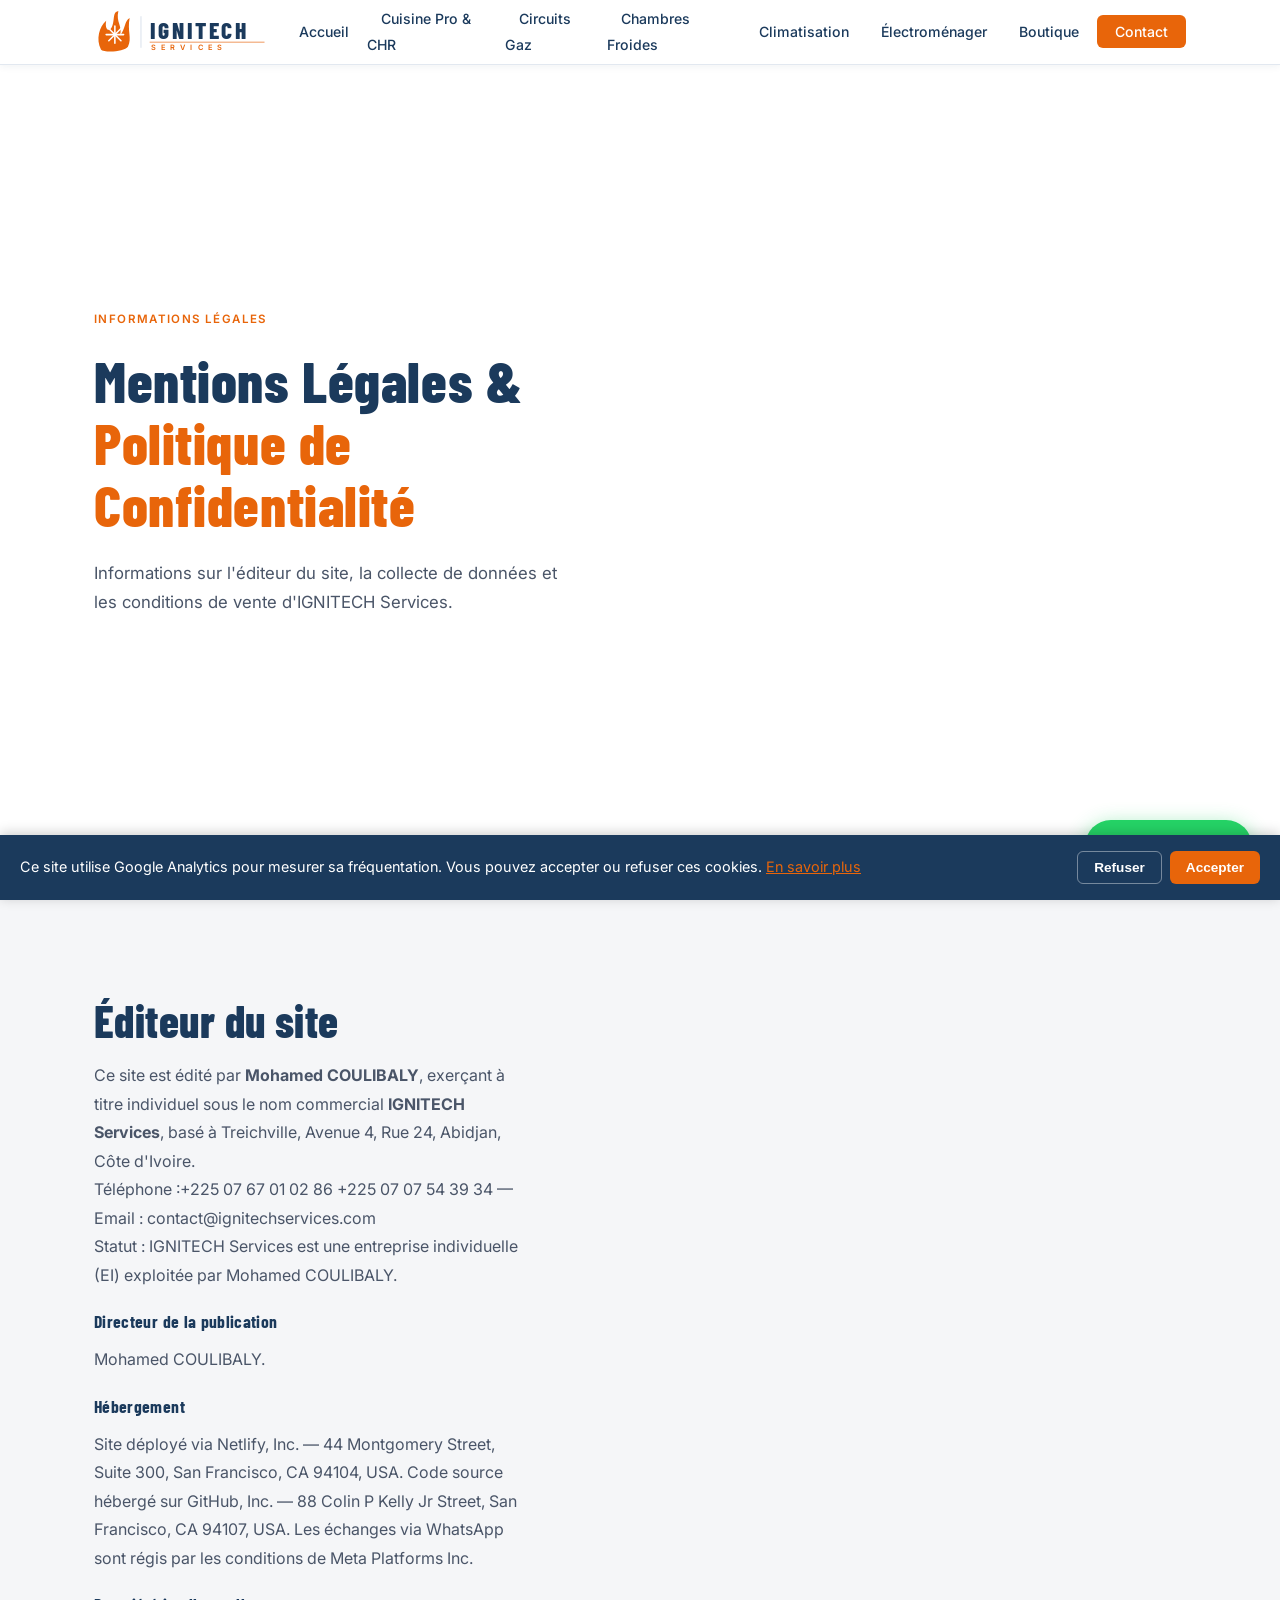
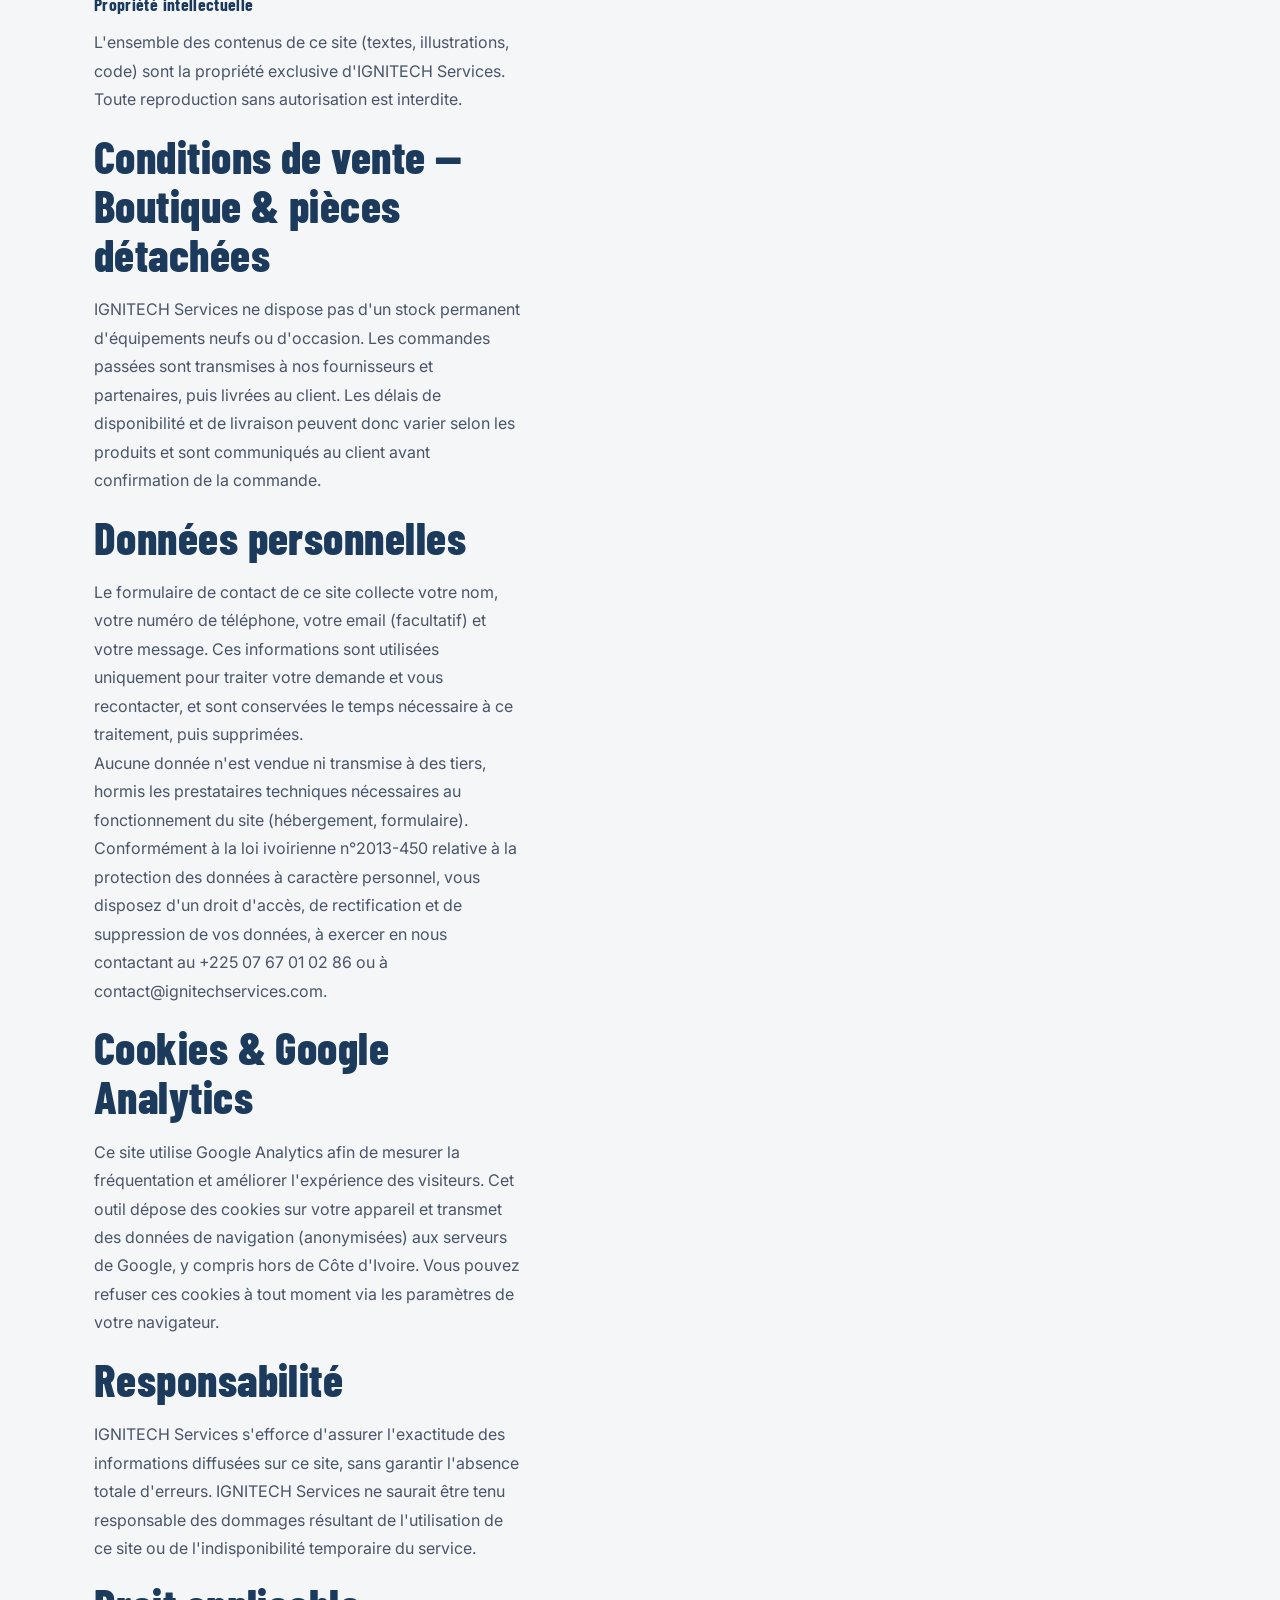
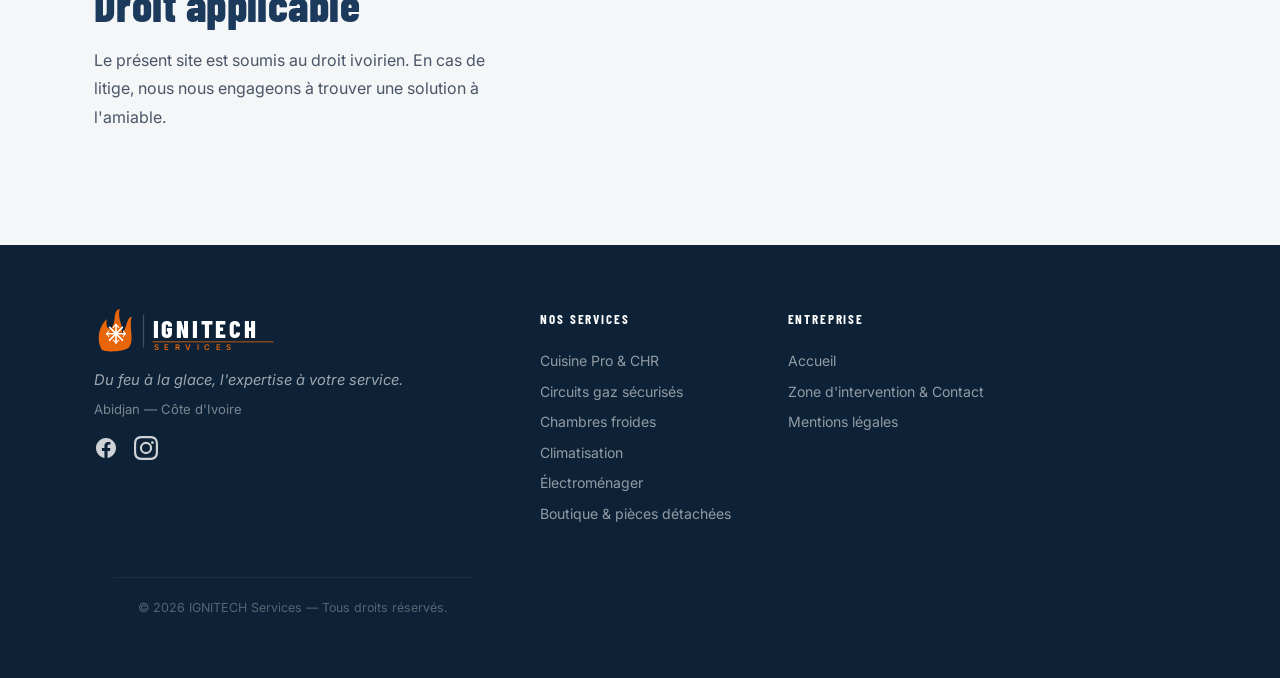
<file: mentions-legales.html>
<!DOCTYPE html>
<html lang="fr">
<head>
<meta charset="UTF-8" />
<meta name="viewport" content="width=device-width, initial-scale=1.0" />
<meta http-equiv="X-UA-Compatible" content="IE=edge" />

<title>Mentions Légales & Politique de Confidentialité | IGNITECH Services</title>
<meta name="description" content="Mentions légales, politique de confidentialité et conditions de vente d'IGNITECH Services, Treichville, Abidjan, Côte d'Ivoire." />
<meta name="robots" content="index, follow" />
<link rel="canonical" href="https://ignitechservices.com/mentions-legales.html" />

<meta property="og:type" content="website" />
<meta property="og:title" content="Mentions Légales — IGNITECH Services" />
<meta property="og:description" content="Informations légales, confidentialité et conditions de vente d'IGNITECH Services." />
<meta property="og:url" content="https://ignitechservices.com/mentions-legales.html" />
<meta property="og:locale" content="fr_FR" />
<meta property="og:site_name" content="IGNITECH Services" />
<meta property="og:image" content="https://ignitechservices.com/og-image-principal.jpg" />
<meta property="og:image:width" content="1200" />
<meta property="og:image:height" content="630" />
<meta http-equiv="X-Content-Type-Options" content="nosniff" />
<meta http-equiv="Referrer-Policy" content="strict-origin-when-cross-origin" />
<meta http-equiv="Permissions-Policy" content="geolocation=(), microphone=(), camera=()" />

<link rel="manifest" href="manifest.json" />
<meta name="theme-color" content="#E8650A" />

<link rel="preconnect" href="https://fonts.googleapis.com" />
<link rel="preconnect" href="https://fonts.gstatic.com" crossorigin />
<link href="https://fonts.googleapis.com/css2?family=Barlow+Condensed:wght@400;600;700;800&family=Inter:wght@300;400;500;600&display=swap" rel="stylesheet" />

<link rel="apple-touch-icon" sizes="180x180" href="/apple-touch-icon.png">
<link rel="icon" type="image/png" sizes="32x32" href="/favicon-32x32.png">
<link rel="icon" type="image/png" sizes="16x16" href="/favicon-16x16.png">
<link rel="icon" type="image/x-icon" href="/favicon.ico">
<link rel="stylesheet" href="style.css" />

<!-- Google Analytics -->
<script>
  window.dataLayer = window.dataLayer || [];
  function gtag(){dataLayer.push(arguments);}
  gtag('consent', 'default', {
    'analytics_storage': localStorage.getItem('ignitech_cookie_consent') === 'accepted' ? 'granted' : 'denied'
  });
</script>
<script async src="https://www.googletagmanager.com/gtag/js?id=G-MSWYDD2F9G"></script>
<script>
  gtag('js', new Date());
  gtag('config', 'G-MSWYDD2F9G');
</script>
</head>
<body>

<header class="nav-header" role="banner">
<nav class="nav-container" aria-label="Navigation principale">
<a href="index.html" class="nav-logo" aria-label="IGNITECH Services — retour accueil">
<svg class="logo-svg" viewBox="0 0 220 48" xmlns="http://www.w3.org/2000/svg" aria-hidden="true" focusable="false">
<path d="M8 44 C2 32 6 18 14 11 C12 22 18 25 21 17 C24 10 21 1 28 0 C25 13 33 17 30 28 C36 21 35 11 41 8 C38 23 44 31 39 41 C35 47 11 48 8 44Z" fill="#E8650A"/>
<line x1="24" y1="17" x2="24" y2="37" stroke="white" stroke-width="1.8" stroke-linecap="round"/>
<line x1="14" y1="27" x2="34" y2="27" stroke="white" stroke-width="1.8" stroke-linecap="round"/>
<line x1="17" y1="20" x2="31" y2="34" stroke="white" stroke-width="1.8" stroke-linecap="round"/>
<line x1="31" y1="20" x2="17" y2="34" stroke="white" stroke-width="1.8" stroke-linecap="round"/>
<line x1="54" y1="6" x2="54" y2="42" stroke="#E2E8F0" stroke-width="1.5"/>
<text x="64" y="32" font-family="Barlow Condensed, sans-serif" font-size="27" font-weight="800" fill="#1B3A5C" letter-spacing="3">IGNITECH</text>
<rect x="64" y="35" width="132" height="1.5" fill="#E8650A" opacity="0.5"/>
<text x="65" y="45" font-family="Inter, sans-serif" font-size="8.5" font-weight="600" fill="#E8650A" letter-spacing="6">SERVICES</text>
</svg>
</a>
<button class="nav-toggle" aria-controls="nav-menu" aria-expanded="false" aria-label="Ouvrir le menu">
<span class="nav-toggle-bar"></span>
<span class="nav-toggle-bar"></span>
<span class="nav-toggle-bar"></span>
</button>
<ul class="nav-menu" id="nav-menu" role="list">
<li><a href="index.html" class="nav-link">Accueil</a></li>
<li><a href="cuisine-professionnelle-chr.html" class="nav-link">Cuisine Pro & CHR</a></li>
<li><a href="installation-circuit-gaz.html" class="nav-link">Circuits Gaz</a></li>
<li><a href="froid-industriel-chambre-froide.html" class="nav-link">Chambres Froides</a></li>
<li><a href="climatisation-abidjan.html" class="nav-link">Climatisation</a></li>
<li><a href="reparation-electromenager.html" class="nav-link">Électroménager</a></li>
<li><a href="boutique-pieces-equipements.html" class="nav-link">Boutique</a></li>
<li><a href="zone-intervention-contact.html" class="nav-link nav-link--cta">Contact</a></li>
</ul>
</nav>
</header>
<main>
<section class="hero" aria-label="Mentions légales">
<div class="hero-content">
<p class="hero-eyebrow">Informations légales</p>
<h1 class="hero-title">Mentions Légales & <span class="hero-title--accent">Politique de Confidentialité</span></h1>
<p class="hero-subtitle">Informations sur l'éditeur du site, la collecte de données et les conditions de vente d'IGNITECH Services.</p>
</div>
</section>

<section class="services" aria-labelledby="mentions-contenu">
<div class="section-container">
<div class="apropos-inner">
<div class="apropos-text">

<h2 class="section-title" id="mentions-contenu">Éditeur du site</h2>
<p class="apropos-desc">
Ce site est édité par <strong>Mohamed COULIBALY</strong>, exerçant à titre individuel sous le nom commercial <strong>IGNITECH Services</strong>, basé à Treichville, Avenue 4, Rue 24, Abidjan, Côte d'Ivoire.<br/>
Téléphone :+225 07 67 01 02 86
+225 07 07 54 39 34 — Email : contact@ignitechservices.com<br/>
Statut : IGNITECH Services est une entreprise individuelle (EI) exploitée par Mohamed COULIBALY.
</p>

<h3 class="pourquoi-title">Directeur de la publication</h3>
<p class="apropos-desc">Mohamed COULIBALY.</p>

<h3 class="pourquoi-title">Hébergement</h3>
<p class="apropos-desc">
Site déployé via Netlify, Inc. — 44 Montgomery Street, Suite 300, San Francisco, CA 94104, USA. Code source hébergé sur GitHub, Inc. — 88 Colin P Kelly Jr Street, San Francisco, CA 94107, USA. Les échanges via WhatsApp sont régis par les conditions de Meta Platforms Inc.
</p>
<h3 class="pourquoi-title">Propriété intellectuelle</h3>
<p class="apropos-desc">
L'ensemble des contenus de ce site (textes, illustrations, code) sont la propriété exclusive d'IGNITECH Services. Toute reproduction sans autorisation est interdite.
</p>

<h2 class="section-title">Conditions de vente — Boutique & pièces détachées</h2>
<p class="apropos-desc">
IGNITECH Services ne dispose pas d'un stock permanent d'équipements neufs ou d'occasion. Les commandes passées sont transmises à nos fournisseurs et partenaires, puis livrées au client. Les délais de disponibilité et de livraison peuvent donc varier selon les produits et sont communiqués au client avant confirmation de la commande.
</p>

<h2 class="section-title">Données personnelles</h2>
<p class="apropos-desc">
Le formulaire de contact de ce site collecte votre nom, votre numéro de téléphone, votre email (facultatif) et votre message. Ces informations sont utilisées uniquement pour traiter votre demande et vous recontacter, et sont conservées le temps nécessaire à ce traitement, puis supprimées.<br/>
Aucune donnée n'est vendue ni transmise à des tiers, hormis les prestataires techniques nécessaires au fonctionnement du site (hébergement, formulaire).<br/>
Conformément à la loi ivoirienne n°2013-450 relative à la protection des données à caractère personnel, vous disposez d'un droit d'accès, de rectification et de suppression de vos données, à exercer en nous contactant au +225 07 67 01 02 86 ou à contact@ignitechservices.com.
</p>

<h2 class="section-title">Cookies & Google Analytics</h2>
<p class="apropos-desc">
Ce site utilise Google Analytics afin de mesurer la fréquentation et améliorer l'expérience des visiteurs. Cet outil dépose des cookies sur votre appareil et transmet des données de navigation (anonymisées) aux serveurs de Google, y compris hors de Côte d'Ivoire. Vous pouvez refuser ces cookies à tout moment via les paramètres de votre navigateur.
</p>

<h2 class="section-title">Responsabilité</h2>
<p class="apropos-desc">
IGNITECH Services s'efforce d'assurer l'exactitude des informations diffusées sur ce site, sans garantir l'absence totale d'erreurs. IGNITECH Services ne saurait être tenu responsable des dommages résultant de l'utilisation de ce site ou de l'indisponibilité temporaire du service.
</p>
<h2 class="section-title">Droit applicable</h2>
<p class="apropos-desc">
Le présent site est soumis au droit ivoirien. En cas de litige, nous nous engageons à trouver une solution à l'amiable.
</p>

</div>
</div>
</div>
</section>
</main>
<!-- ===== FOOTER ===== -->
<footer class="footer" role="contentinfo">
<div class="footer-container">
<div class="footer-brand">
<svg class="footer-logo" viewBox="0 0 220 48" xmlns="http://www.w3.org/2000/svg" aria-label="IGNITECH Services">
<path d="M8 44 C2 32 6 18 14 11 C12 22 18 25 21 17 C24 10 21 1 28 0 C25 13 33 17 30 28 C36 21 35 11 41 8 C38 23 44 31 39 41 C35 47 11 48 8 44Z" fill="#E8650A"/>
<line x1="24" y1="17" x2="24" y2="37" stroke="white" stroke-width="1.8" stroke-linecap="round"/>
<line x1="14" y1="27" x2="34" y2="27" stroke="white" stroke-width="1.8" stroke-linecap="round"/>
<line x1="17" y1="20" x2="31" y2="34" stroke="white" stroke-width="1.8" stroke-linecap="round"/>
<line x1="31" y1="20" x2="17" y2="34" stroke="white" stroke-width="1.8" stroke-linecap="round"/>
<line x1="24" y1="17" x2="21" y2="20" stroke="white" stroke-width="1.2" stroke-linecap="round"/>
<line x1="24" y1="17" x2="27" y2="20" stroke="white" stroke-width="1.2" stroke-linecap="round"/>
<line x1="24" y1="37" x2="21" y2="34" stroke="white" stroke-width="1.2" stroke-linecap="round"/>
<line x1="24" y1="37" x2="27" y2="34" stroke="white" stroke-width="1.2" stroke-linecap="round"/>
<line x1="14" y1="27" x2="16" y2="24" stroke="white" stroke-width="1.2" stroke-linecap="round"/>
<line x1="14" y1="27" x2="16" y2="30" stroke="white" stroke-width="1.2" stroke-linecap="round"/>
<line x1="34" y1="27" x2="32" y2="24" stroke="white" stroke-width="1.2" stroke-linecap="round"/>
<line x1="34" y1="27" x2="32" y2="30" stroke="white" stroke-width="1.2" stroke-linecap="round"/>
<line x1="54" y1="6" x2="54" y2="42" stroke="rgba(255,255,255,0.2)" stroke-width="1.5"/>
<text x="64" y="32" font-family="Barlow Condensed, sans-serif" font-size="27" font-weight="800" fill="#ffffff" letter-spacing="3">IGNITECH</text>
<rect x="64" y="35" width="132" height="1.5" fill="#E8650A" opacity="0.6"/>
<text x="65" y="45" font-family="Inter, sans-serif" font-size="8.5" font-weight="600" fill="#E8650A" letter-spacing="6">SERVICES</text>
</svg>
<p class="footer-tagline">Du feu à la glace, l'expertise à votre service.</p>
<p class="footer-location">Abidjan — Côte d'Ivoire</p>
<div class="footer-social" aria-label="Réseaux sociaux IGNITECH Services">
<a href="https://www.facebook.com/share/18wUSMNf8Z/" target="_blank" rel="noopener noreferrer" aria-label="IGNITECH Services sur Facebook" class="footer-social-link">
<svg viewBox="0 0 24 24" width="24" height="24" fill="currentColor" aria-hidden="true">
<path d="M22 12c0-5.52-4.48-10-10-10S2 6.48 2 12c0 4.99 3.66 9.13 8.44 9.88v-6.99h-2.54V12h2.54V9.8c0-2.5 1.49-3.89 3.77-3.89 1.09 0 2.24.2 2.24.2v2.46h-1.26c-1.24 0-1.63.77-1.63 1.56V12h2.78l-.44 2.89h-2.34v6.99C18.34 21.13 22 16.99 22 12z"/>
</svg>
</a>
<a href="https://www.instagram.com/ignitech.services/" target="_blank" rel="noopener noreferrer" aria-label="IGNITECH Services sur Instagram" class="footer-social-link">
<svg viewBox="0 0 24 24" width="24" height="24" fill="currentColor" aria-hidden="true">
<path d="M12 2.16c3.2 0 3.58.01 4.85.07 3.25.15 4.77 1.69 4.92 4.92.06 1.27.07 1.65.07 4.85s-.01 3.58-.07 4.85c-.15 3.23-1.66 4.77-4.92 4.92-1.27.06-1.64.07-4.85.07s-3.58-.01-4.85-.07c-3.26-.15-4.77-1.7-4.92-4.92-.06-1.27-.07-1.65-.07-4.85s.02-3.58.07-4.85c.15-3.23 1.67-4.77 4.92-4.92 1.27-.06 1.65-.07 4.85-.07zM12 0C8.74 0 8.33.01 7.05.07c-4.35.2-6.78 2.62-6.98 6.98C0 8.33 0 8.74 0 12s.01 3.67.07 4.95c.2 4.36 2.62 6.78 6.98 6.98C8.33 24 8.74 24 12 24s3.67-.01 4.95-.07c4.35-.2 6.78-2.62 6.98-6.98.06-1.28.07-1.69.07-4.95s-.01-3.67-.07-4.95c-.2-4.35-2.62-6.78-6.98-6.98C15.67.01 15.26 0 12 0zm0 5.84A6.16 6.16 0 1 0 18.16 12 6.16 6.16 0 0 0 12 5.84zM12 16a4 4 0 1 1 4-4 4 4 0 0 1-4 4zm6.41-10.85a1.44 1.44 0 1 0 1.44 1.44 1.44 1.44 0 0 0-1.44-1.44z"/>
</svg>
</a>
</div>
</div>

<div class="footer-links">
<h4 class="footer-heading">Nos services</h4>
<ul role="list">
<li><a href="cuisine-professionnelle-chr.html" class="footer-link">Cuisine Pro & CHR</a></li>
<li><a href="installation-circuit-gaz.html" class="footer-link">Circuits gaz sécurisés</a></li>
<li><a href="froid-industriel-chambre-froide.html" class="footer-link">Chambres froides</a></li>
<li><a href="climatisation-abidjan.html" class="footer-link">Climatisation</a></li>
<li><a href="reparation-electromenager.html" class="footer-link">Électroménager</a></li>
<li><a href="boutique-pieces-equipements.html" class="footer-link">Boutique & pièces détachées</a></li>
</ul>
</div>

<div class="footer-links">
<h4 class="footer-heading">Entreprise</h4>
<ul role="list">
<li><a href="index.html" class="footer-link">Accueil</a></li>
<li><a href="zone-intervention-contact.html" class="footer-link">Zone d'intervention & Contact</a></li>
<li><a href="mentions-legales.html" class="footer-link">Mentions légales</a></li>
</ul>
</div>

<div class="footer-bottom">
<p class="footer-copy">
© <span id="annee"></span> IGNITECH Services — Tous droits réservés.
</p>
</div>
</div>
</footer>
<!-- ===== BOUTON WHATSAPP FLOTTANT ===== -->
<a href="https://wa.me/2250767010286?text=Bonjour%20IGNITECH%2C%20j%27ai%20une%20question." class="whatsapp-float" target="_blank" rel="noopener noreferrer" aria-label="Contacter IGNITECH Services sur WhatsApp">
<svg viewBox="0 0 48 48" xmlns="http://www.w3.org/2000/svg" width="56" height="56">
  <circle cx="24" cy="24" r="24" fill="#25D366"/>
  <path fill="white" d="M35.2 12.8C32.4 10 28.8 8.4 24.9 8.4c-8 0-14.5 6.5-14.5 14.5 0 2.6.7 5.1 2 7.3L10 38l8-2.1c2.1 1.1 4.4 1.7 6.8 1.7 8 0 14.5-6.5 14.5-14.5.1-3.8-1.4-7.5-4.1-10.3zM24.9 35c-2.2 0-4.3-.6-6.2-1.7l-.4-.3-4.7 1.2 1.3-4.6-.3-.5c-1.2-2-1.9-4.2-1.9-6.6 0-6.6 5.4-12 12-12 3.2 0 6.2 1.3 8.5 3.5 2.3 2.3 3.5 5.2 3.5 8.4 0 6.8-5.4 12.6-11.8 12.6zm6.6-9c-.4-.2-2.1-1-2.4-1.1-.3-.1-.6-.2-.8.2-.2.4-.9 1.1-1.1 1.3-.2.2-.4.2-.8 0-.4-.2-1.6-.6-3-1.9-1.1-1-1.9-2.2-2.1-2.6-.2-.4 0-.6.2-.8l.5-.6c.2-.2.2-.4.3-.6.1-.2 0-.4 0-.6-.1-.2-.8-2-1.1-2.7-.3-.7-.6-.6-.8-.6h-.7c-.2 0-.6.1-.9.4-.3.3-1.2 1.2-1.2 2.9s1.2 3.4 1.4 3.6c.2.2 2.4 3.7 5.9 5.2.8.4 1.5.6 2 .7.8.2 1.6.2 2.2.1.7-.1 2.1-.8 2.4-1.7.3-.8.3-1.5.2-1.7-.1-.1-.3-.2-.7-.4z"/>
</svg>
    <span class="whatsapp-float-label">Une question ?</span>
  </a>
<script src="script.js"></script>
</body>
</html>
</file>
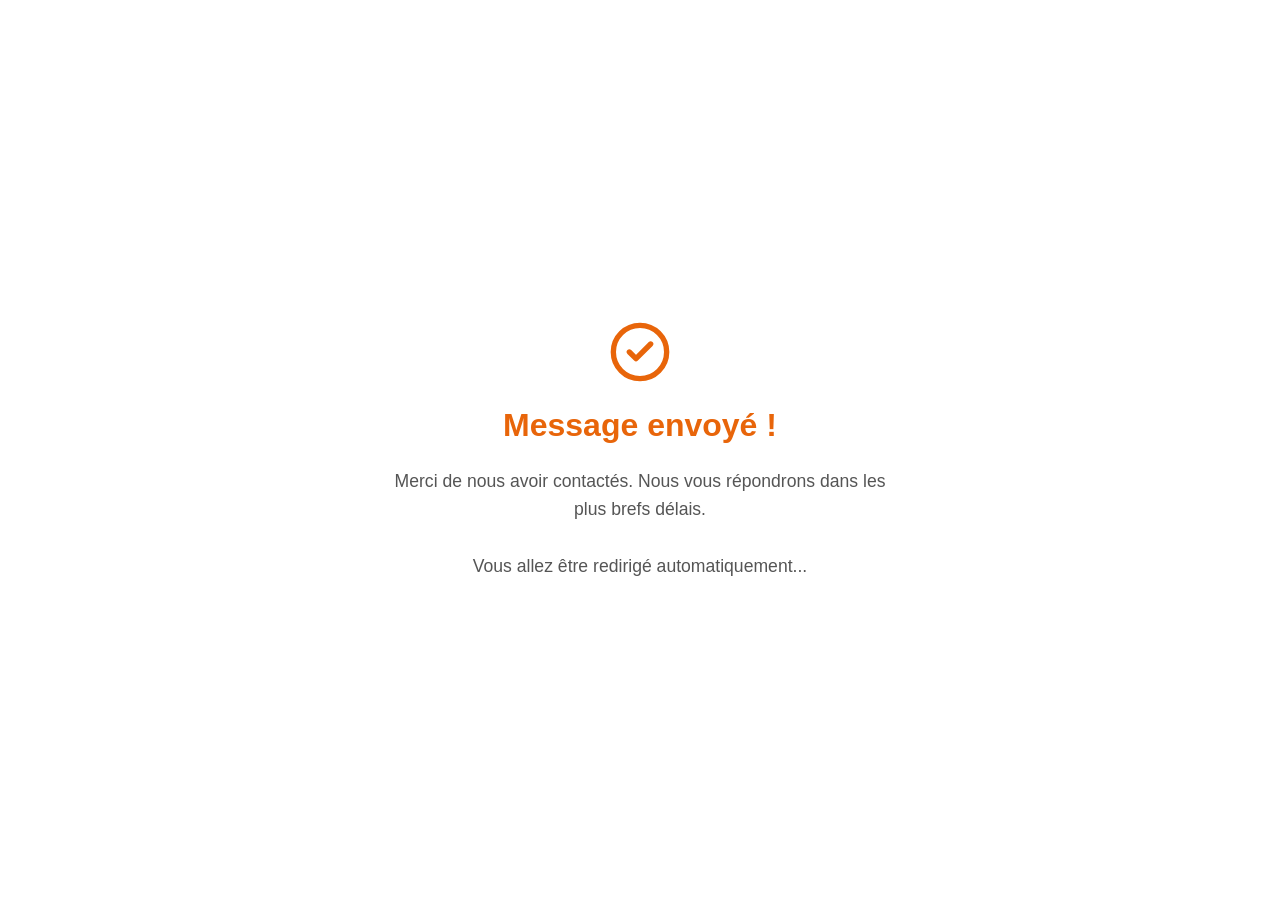
<file: merci.html>
<!DOCTYPE html>
<html lang="fr">
<head>
  <meta charset="UTF-8">
  <meta name="viewport" content="width=device-width, initial-scale=1.0">
  <title>Message envoyé — IGNITECH Services</title>
  <link rel="stylesheet" href="style.css">
  <style>
    .merci-container {
      display: flex;
      flex-direction: column;
      align-items: center;
      justify-content: center;
      min-height: 100vh;
      text-align: center;
      padding: 2rem;
    }
    .merci-icon { color: #E8650A; margin-bottom: 1rem; }
    .merci-titre { font-size: 2rem; color: #E8650A; margin-bottom: 1rem; }
    .merci-texte { font-size: 1.1rem; color: #555; max-width: 500px; }
  </style>
  <meta http-equiv="refresh" content="4;url=zone-intervention-contact.html">
</head>
<body>
  <div class="merci-container">
    <div class="merci-icon">
  <svg width="64" height="64" viewBox="0 0 24 24" fill="none" stroke="currentColor" stroke-width="2" stroke-linecap="round" stroke-linejoin="round" aria-hidden="true">
    <circle cx="12" cy="12" r="10"></circle>
    <path d="M8 12l2.5 2.5L16 9"></path>
  </svg>
</div>
    <h1 class="merci-titre">Message envoyé !</h1>
    <p class="merci-texte">Merci de nous avoir contactés. Nous vous répondrons dans les plus brefs délais.<br><br>Vous allez être redirigé automatiquement...</p>
  </div>
</body>
</html>
</file>
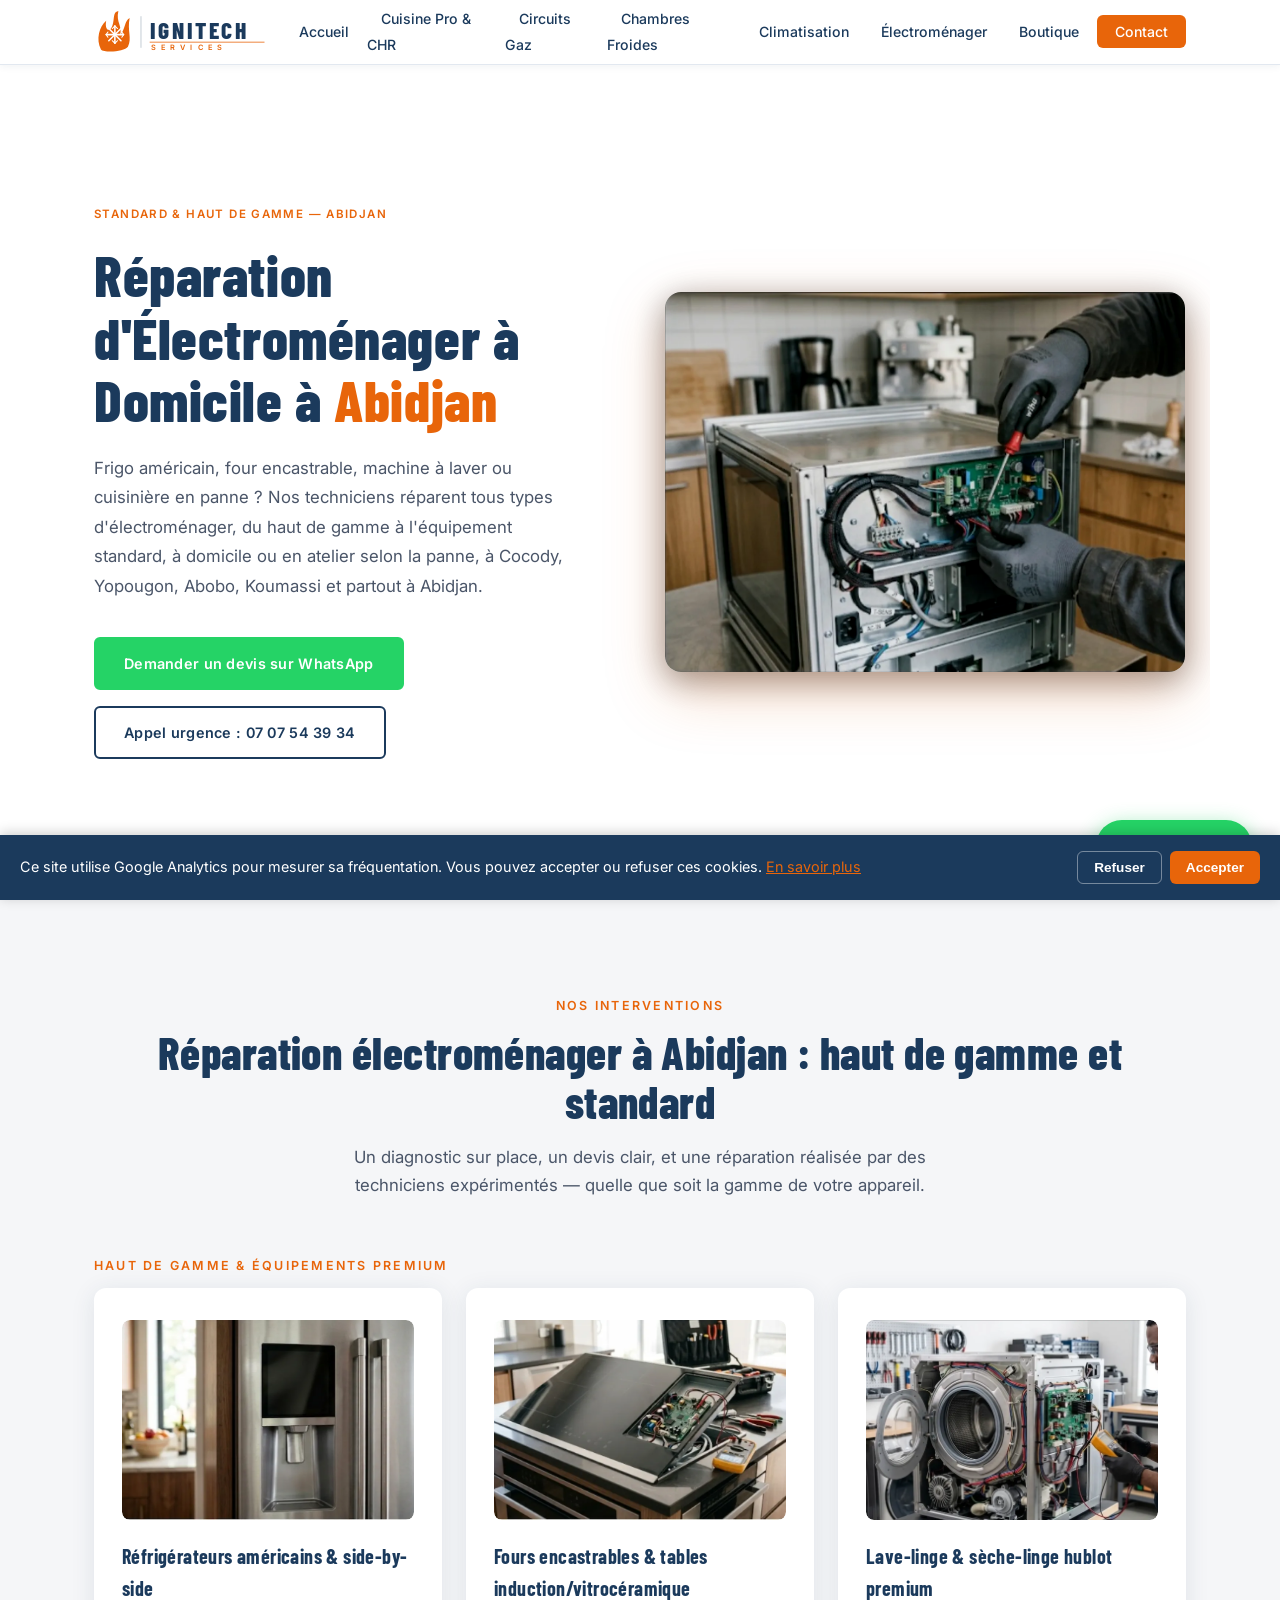
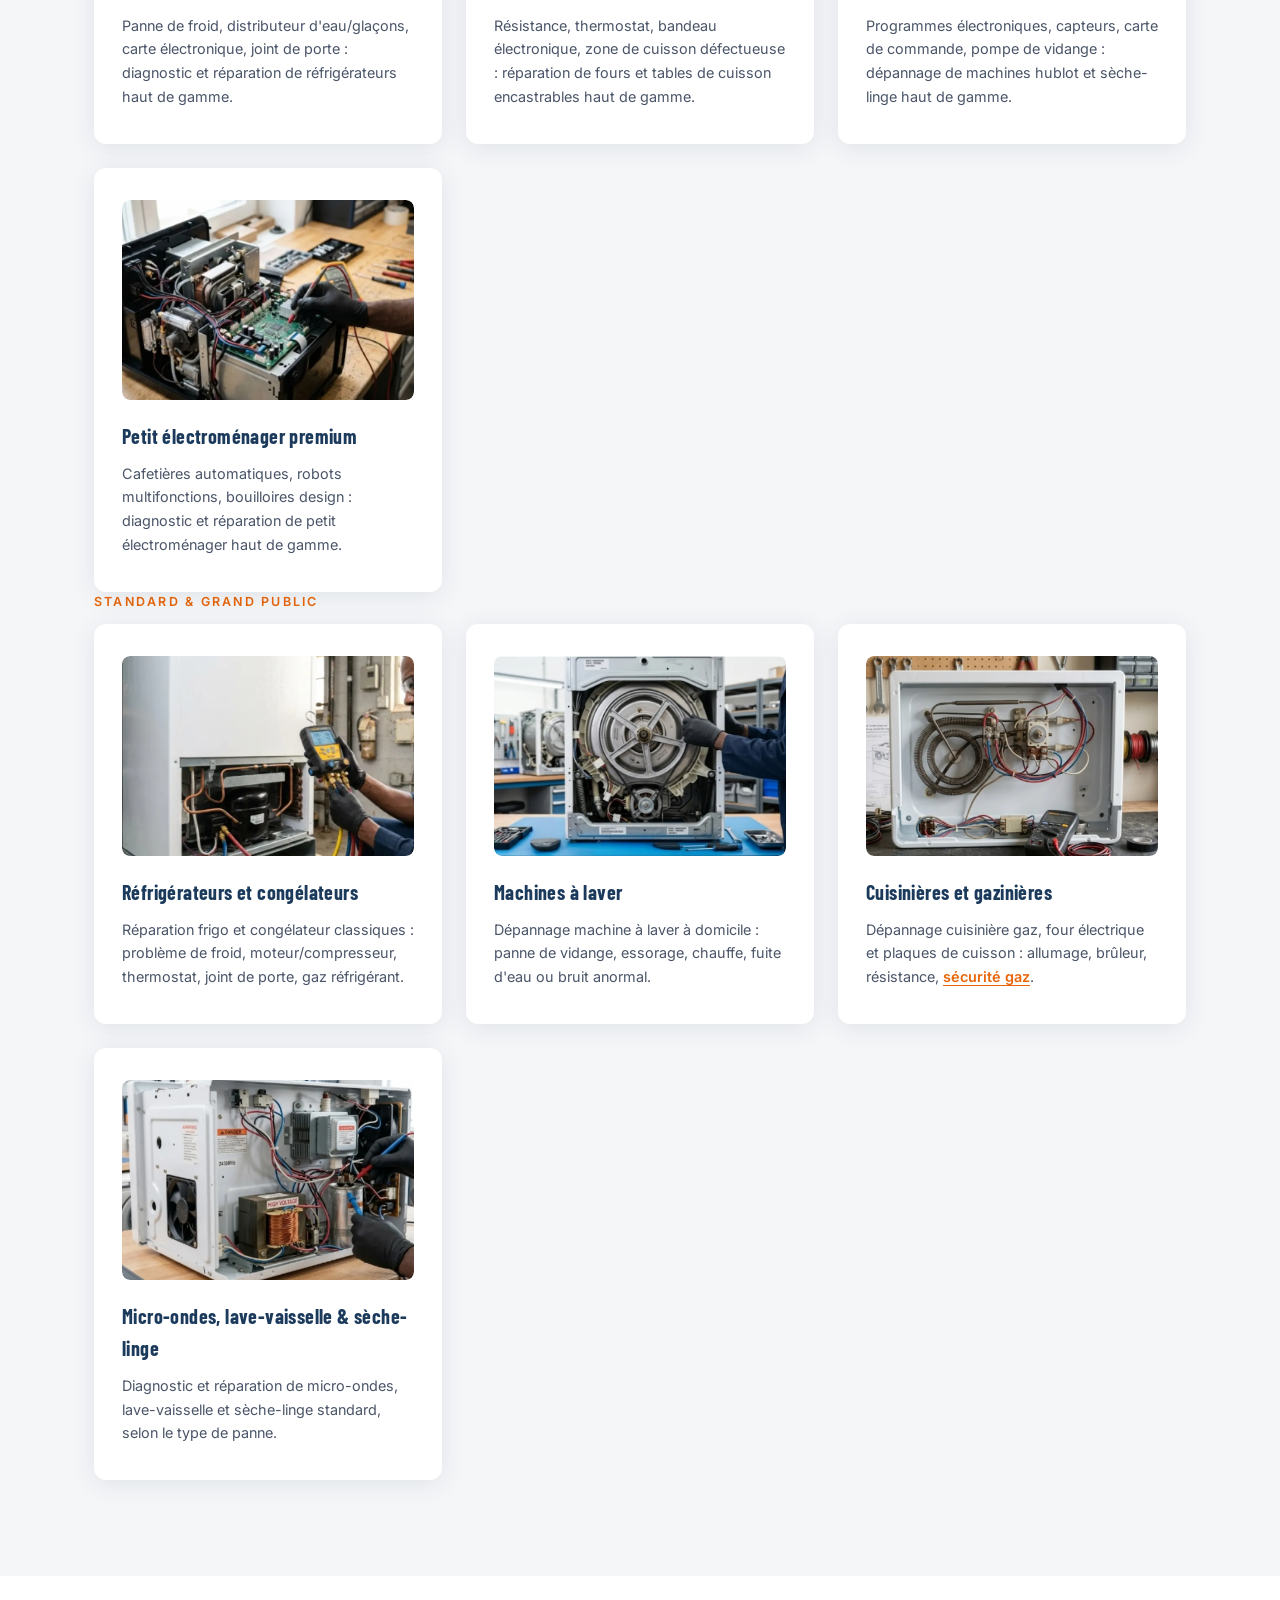
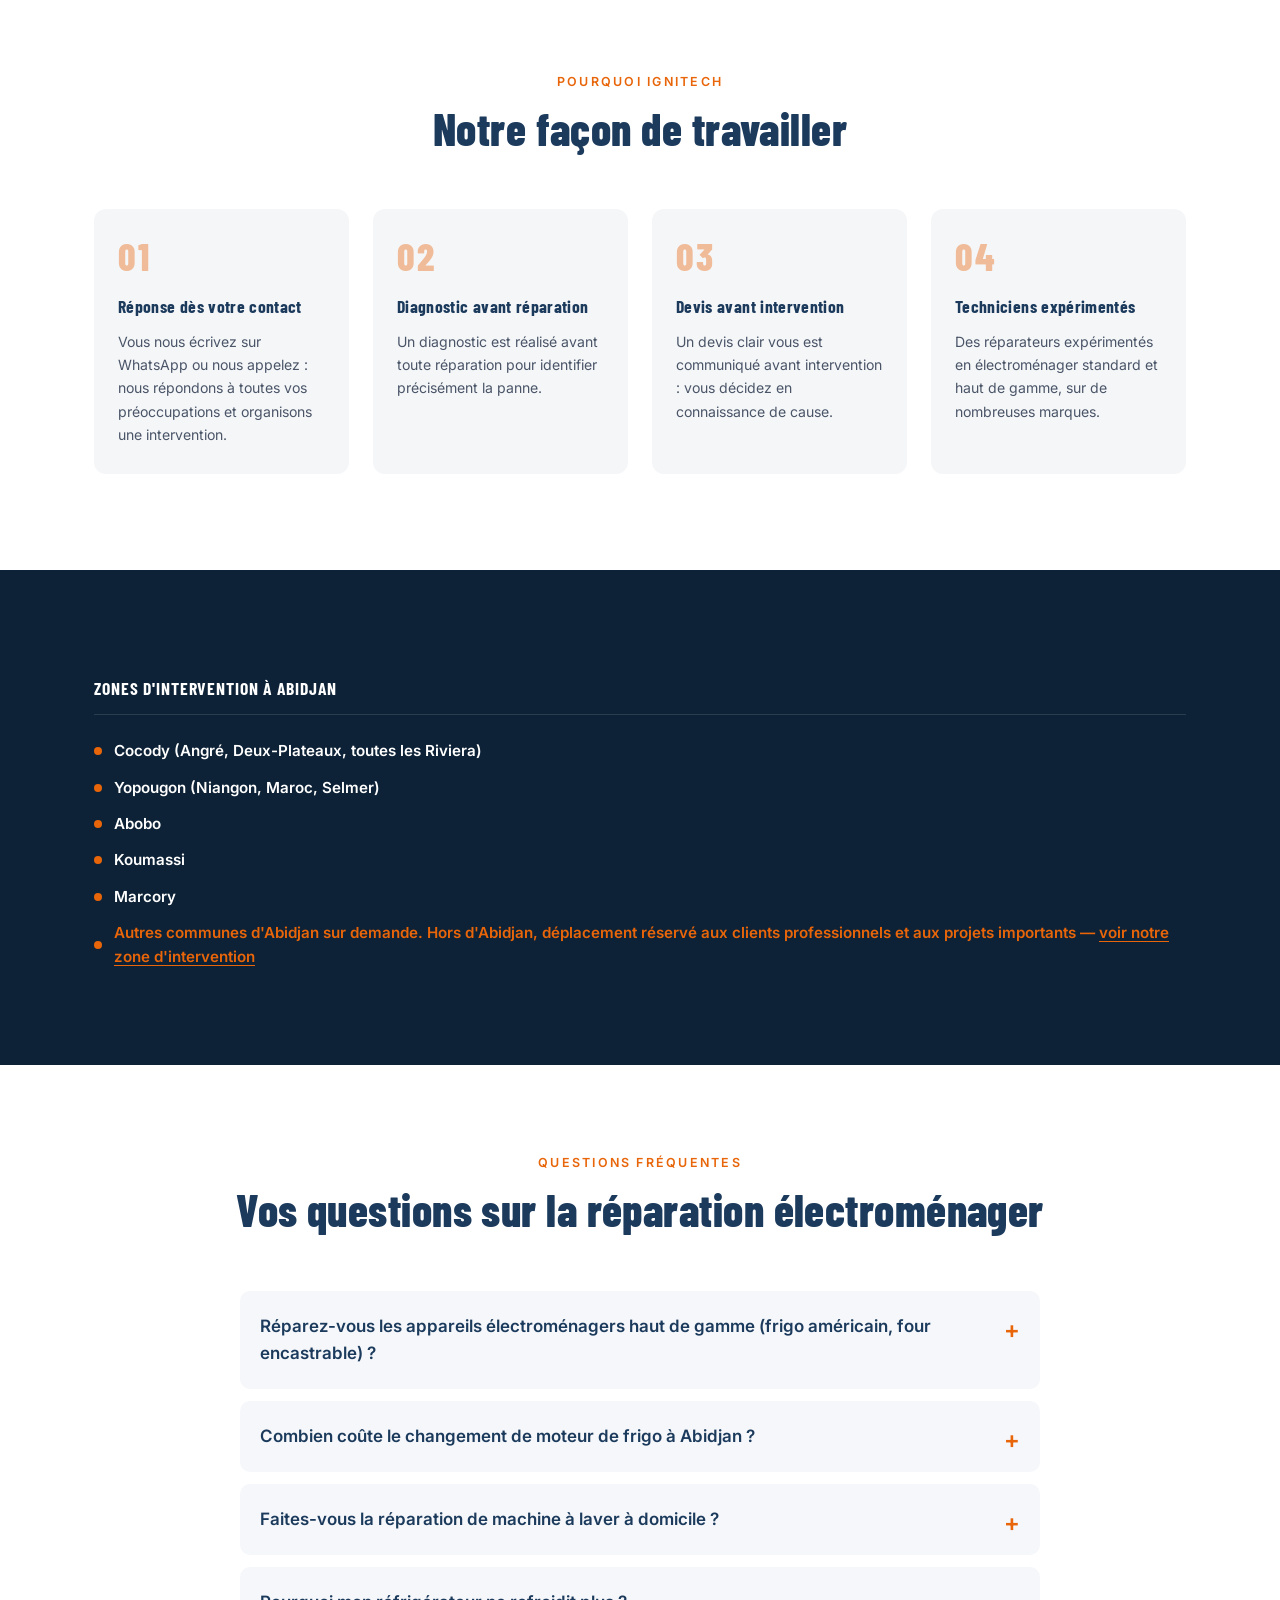
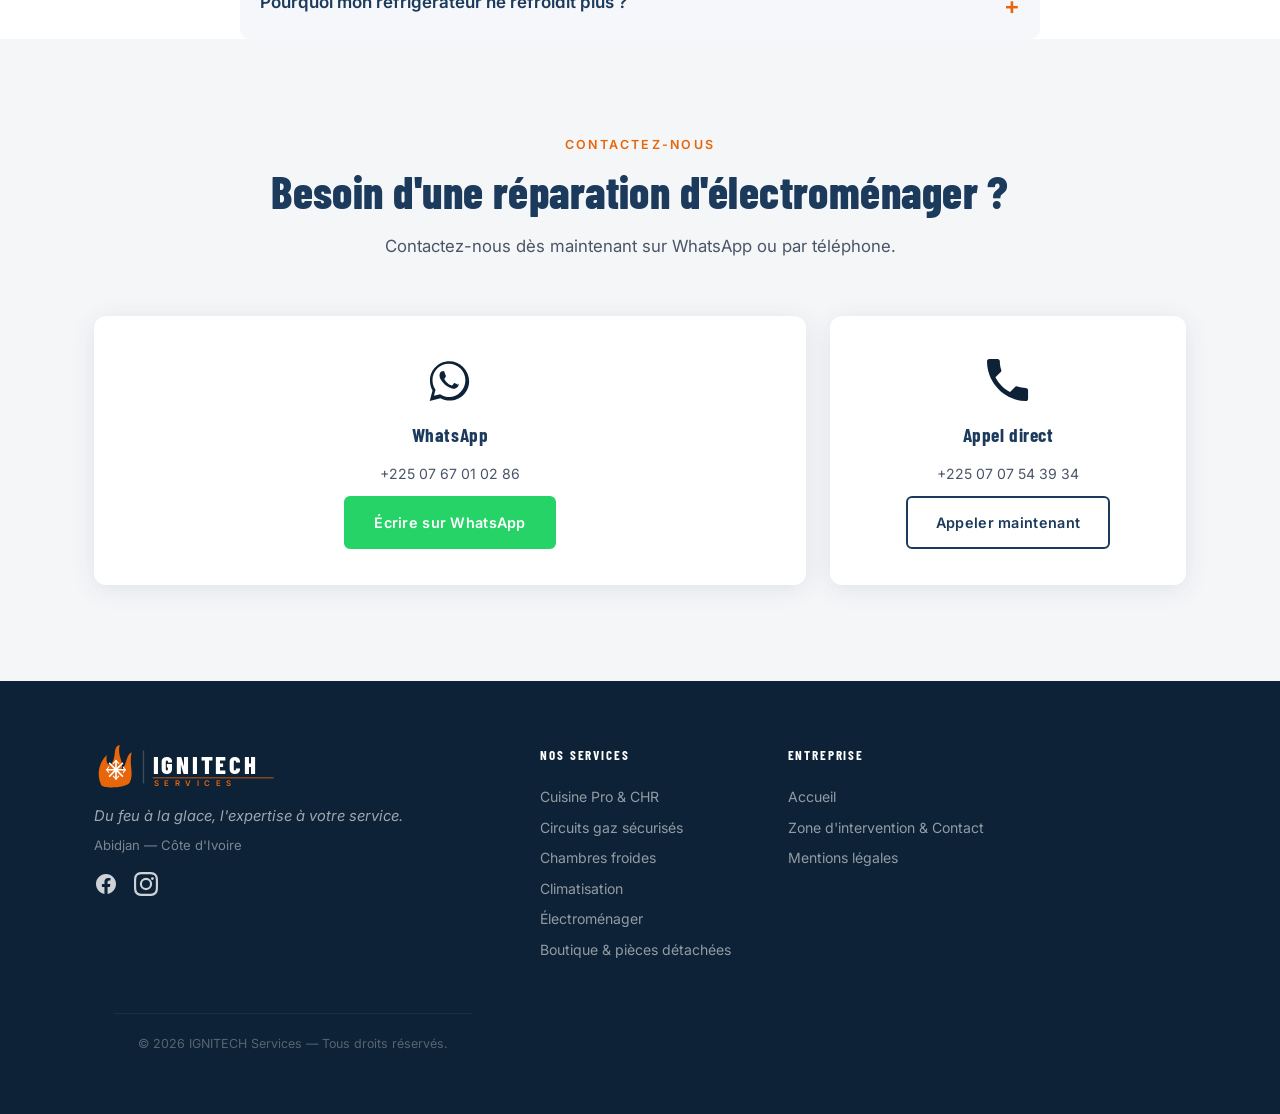
<file: reparation-electromenager.html>
<!DOCTYPE html>
<html lang="fr">
<head>
<meta charset="UTF-8">
<meta name="viewport" content="width=device-width, initial-scale=1.0">
<title>Réparation Électroménager Abidjan – Standard & Haut de Gamme | IGNITECH</title>
<meta name="description" content="Réparation électroménager à Abidjan, standard et haut de gamme : frigo américain, four encastrable, machine à laver, cuisinière. Diagnostic et devis avant réparation.">
<link rel="canonical" href="https://ignitechservices.com/reparation-electromenager.html">

<meta http-equiv="X-Content-Type-Options" content="nosniff">
<meta http-equiv="Referrer-Policy" content="strict-origin-when-cross-origin">
<meta http-equiv="Permissions-Policy" content="geolocation=(), camera=(), microphone=()">

<meta property="og:type" content="website">
<meta property="og:title" content="Réparation Électroménager Abidjan – Standard & Haut de Gamme | IGNITECH Services">
<meta property="og:description" content="Réparateur électroménager à domicile à Abidjan : frigo, congélateur, machine à laver, cuisinière, micro-ondes. Diagnostic sur place.">
<meta property="og:url" content="https://ignitechservices.com/reparation-electromenager.html">
<meta property="og:image" content="https://ignitechservices.com/og-electromenager.jpg">
<meta property="og:image:width" content="1200">
<meta property="og:image:height" content="630">
<meta property="og:locale" content="fr_FR">
<meta property="og:site_name" content="IGNITECH Services">

<meta name="twitter:card" content="summary_large_image">
<meta name="twitter:title" content="Réparation Électroménager Abidjan – Standard & Haut de Gamme | IGNITECH Services">
<meta name="twitter:description" content="Réparateur électroménager à domicile à Abidjan : frigo, congélateur, machine à laver, cuisinière, micro-ondes. Diagnostic sur place.">
<meta name="twitter:image" content="https://ignitechservices.com/og-electromenager.jpg">

<link rel="manifest" href="manifest.json">
<link rel="icon" href="favicon.ico" sizes="any">
<link rel="apple-touch-icon" href="apple-touch-icon.png">

<link rel="preconnect" href="https://fonts.googleapis.com">
<link rel="preconnect" href="https://fonts.gstatic.com" crossorigin>
<link href="https://fonts.googleapis.com/css2?family=Barlow+Condensed:wght@500;600;700;800&family=Inter:wght@400;500;600;700&display=swap" rel="stylesheet">

<link rel="stylesheet" href="style.css">

<script type="application/ld+json">
{
  "@context": "https://schema.org",
  "@type": "Service",
  "serviceType": "Réparation d'électroménager à domicile",
  "provider": {
    "@type": "LocalBusiness",
    "name": "IGNITECH Services",
    "telephone": "+2250767010286",
    "areaServed": {
      "@type": "City",
      "name": "Abidjan"
    }
  },
  "areaServed": ["Cocody", "Yopougon", "Abobo", "Koumassi", "Marcory", "Abidjan"],
  "description": "Réparation à domicile d'électroménager standard et haut de gamme (réfrigérateurs américains, fours encastrables, congélateurs, machines à laver, cuisinières) à Abidjan, avec diagnostic sur place."
}
</script>
<script type="application/ld+json">
{
  "@context": "https://schema.org",
  "@type": "FAQPage",
  "mainEntity": [
    {
      "@type": "Question",
      "name": "Réparez-vous les appareils électroménagers haut de gamme (frigo américain, four encastrable) ?",
      "acceptedAnswer": {
        "@type": "Answer",
        "text": "Oui. Nos techniciens interviennent aussi bien sur l'électroménager standard que sur les équipements haut de gamme et de comptoir : frigos américains, fours et tables encastrables, gros électroménager premium, sur de nombreuses marques."
      }
    },
    {
      "@type": "Question",
      "name": "Combien coûte le changement de moteur de frigo à Abidjan ?",
      "acceptedAnswer": {
        "@type": "Answer",
        "text": "Le prix dépend du modèle du réfrigérateur (compact, double porte, frigo américain) et de la référence du moteur (compresseur) à remplacer. Nous établissons un diagnostic sur place avant de vous communiquer un devis clair, sans surprise."
      }
    },
    {
      "@type": "Question",
      "name": "Faites-vous la réparation de machine à laver à domicile ?",
      "acceptedAnswer": {
        "@type": "Answer",
        "text": "Oui, nos techniciens interviennent chez vous pour diagnostiquer votre machine à laver, puis la réparent sur place ou en atelier selon la panne : problème de vidange, essorage, chauffe ou fuite d'eau."
      }
    },
    {
      "@type": "Question",
      "name": "Pourquoi mon réfrigérateur ne refroidit plus ?",
      "acceptedAnswer": {
        "@type": "Answer",
        "text": "Cela peut venir d'un manque de gaz réfrigérant, d'un thermostat défectueux, d'un ventilateur bloqué ou d'un joint de porte usé. Un diagnostic sur place permet d'identifier la cause exacte et de proposer la réparation adaptée."
      }
    }
  ]
}
</script>
<!-- Google Analytics -->
<script>
  window.dataLayer = window.dataLayer || [];
  function gtag(){dataLayer.push(arguments);}
  gtag('consent', 'default', {
    'analytics_storage': localStorage.getItem('ignitech_cookie_consent') === 'accepted' ? 'granted' : 'denied'
  });
</script>
<script async src="https://www.googletagmanager.com/gtag/js?id=G-MSWYDD2F9G"></script>
<script>
  gtag('js', new Date());
  gtag('config', 'G-MSWYDD2F9G');
</script>
</head>
<body>

<!-- ===== HEADER / NAV ===== -->
<header class="nav-header">
<div class="nav-container">
<a href="index.html" class="nav-logo" aria-label="IGNITECH Services — Accueil">
<svg class="logo-svg" viewBox="0 0 220 48" xmlns="http://www.w3.org/2000/svg" aria-label="IGNITECH Services">
<path d="M8 44 C2 32 6 18 14 11 C12 22 18 25 21 17 C24 10 21 1 28 0 C25 13 33 17 30 28 C36 21 35 11 41 8 C38 23 44 31 39 41 C35 47 11 48 8 44Z" fill="#E8650A"/>
<line x1="24" y1="17" x2="24" y2="37" stroke="white" stroke-width="1.8" stroke-linecap="round"/>
<line x1="14" y1="27" x2="34" y2="27" stroke="white" stroke-width="1.8" stroke-linecap="round"/>
<line x1="17" y1="20" x2="31" y2="34" stroke="white" stroke-width="1.8" stroke-linecap="round"/>
<line x1="31" y1="20" x2="17" y2="34" stroke="white" stroke-width="1.8" stroke-linecap="round"/>
<line x1="24" y1="17" x2="21" y2="20" stroke="white" stroke-width="1.2" stroke-linecap="round"/>
<line x1="24" y1="17" x2="27" y2="20" stroke="white" stroke-width="1.2" stroke-linecap="round"/>
<line x1="24" y1="37" x2="21" y2="34" stroke="white" stroke-width="1.2" stroke-linecap="round"/>
<line x1="24" y1="37" x2="27" y2="34" stroke="white" stroke-width="1.2" stroke-linecap="round"/>
<line x1="14" y1="27" x2="16" y2="24" stroke="white" stroke-width="1.2" stroke-linecap="round"/>
<line x1="14" y1="27" x2="16" y2="30" stroke="white" stroke-width="1.2" stroke-linecap="round"/>
<line x1="34" y1="27" x2="32" y2="24" stroke="white" stroke-width="1.2" stroke-linecap="round"/>
<line x1="34" y1="27" x2="32" y2="30" stroke="white" stroke-width="1.2" stroke-linecap="round"/>
<line x1="54" y1="6" x2="54" y2="42" stroke="rgba(27,58,92,0.2)" stroke-width="1.5"/>
<text x="64" y="32" font-family="Barlow Condensed, sans-serif" font-size="27" font-weight="800" fill="#1B3A5C" letter-spacing="3">IGNITECH</text>
<rect x="64" y="35" width="132" height="1.5" fill="#E8650A" opacity="0.6"/>
<text x="65" y="45" font-family="Inter, sans-serif" font-size="8.5" font-weight="600" fill="#E8650A" letter-spacing="6">SERVICES</text>
</svg>
</a>
<button class="nav-toggle" aria-label="Ouvrir le menu" aria-expanded="false">
<span class="nav-toggle-bar"></span>
<span class="nav-toggle-bar"></span>
<span class="nav-toggle-bar"></span>
</button>
<ul class="nav-menu" id="nav-menu" role="list">
<li><a href="index.html" class="nav-link">Accueil</a></li>
<li><a href="cuisine-professionnelle-chr.html" class="nav-link">Cuisine Pro & CHR</a></li>
<li><a href="installation-circuit-gaz.html" class="nav-link">Circuits Gaz</a></li>
<li><a href="froid-industriel-chambre-froide.html" class="nav-link">Chambres Froides</a></li>
<li><a href="climatisation-abidjan.html" class="nav-link">Climatisation</a></li>
<li><a href="reparation-electromenager.html" class="nav-link">Électroménager</a></li>
<li><a href="boutique-pieces-equipements.html" class="nav-link">Boutique</a></li>
<li><a href="zone-intervention-contact.html" class="nav-link nav-link--cta">Contact</a></li>
</ul>
</div>
</header>

<!-- ===== HERO ===== -->
<section class="hero">
<div class="hero-content">
<p class="hero-eyebrow">Standard & Haut de gamme — Abidjan</p>
<h1 class="hero-title">Réparation d'Électroménager à Domicile à <span class="hero-title--accent">Abidjan</span></h1>
<p class="hero-subtitle">Frigo américain, four encastrable, machine à laver ou cuisinière en panne ? Nos techniciens réparent tous types d'électroménager, du haut de gamme à l'équipement standard, à domicile ou en atelier selon la panne, à Cocody, Yopougon, Abobo, Koumassi et partout à Abidjan.</p>
<div class="hero-actions">
<a href="https://wa.me/2250767010286?text=Bonjour%20IGNITECH%20Services%2C%20je%20souhaite%20une%20r%C3%A9paration%20d%27%C3%A9lectrom%C3%A9nager%20%C3%A0%20domicile." class="btn btn--whatsapp" target="_blank" rel="noopener noreferrer">Demander un devis sur WhatsApp</a>
<a href="tel:+2250707543934" class="btn btn--secondary">Appel urgence : 07 07 54 39 34</a>
</div>
</div>
<div class="hero-visual">
<img src="electromenager-hero-atelier-outils.webp" alt="Intervention sur un appareil électroménager premium" class="hero-img" width="1200" height="675" loading="eager">
</div>
</section>
<!-- ===== SERVICES ===== -->
<section class="services" id="services">
<div class="section-container">
<div class="section-header">
<p class="section-eyebrow">Nos interventions</p>
<h2 class="section-title">Réparation électroménager à Abidjan : haut de gamme et standard</h2>
<p class="section-subtitle">Un diagnostic sur place, un devis clair, et une réparation réalisée par des techniciens expérimentés — quelle que soit la gamme de votre appareil.</p>
</div>

<p class="section-eyebrow services-group-label">Haut de gamme & équipements premium</p>
<div class="services-grid services-grid--scroll">
<article class="service-card">
<div class="service-icon service-icon--photo">
<img src="electromenager-frigo-americain-side-by-side.webp" alt="Réfrigérateur américain side-by-side inox avec distributeur eau et glaçons, réparation à Abidjan" class="service-photo" width="1000" height="750" loading="lazy">
</div>
<h3 class="service-name">Réfrigérateurs américains & side-by-side</h3>
<p class="service-desc">Panne de froid, distributeur d'eau/glaçons, carte électronique, joint de porte : diagnostic et réparation de réfrigérateurs haut de gamme.</p>
</article>
<article class="service-card">
<div class="service-icon service-icon--photo">
<img src="electromenager-four-table-induction-diagnostic.webp" alt="Diagnostic électronique table à induction et four encastrable haut de gamme Abidjan" class="service-photo" width="1000" height="750" loading="lazy">
</div>
<h3 class="service-name">Fours encastrables & tables induction/vitrocéramique</h3>
<p class="service-desc">Résistance, thermostat, bandeau électronique, zone de cuisson défectueuse : réparation de fours et tables de cuisson encastrables haut de gamme.</p>
</article>
<article class="service-card">
<div class="service-icon service-icon--photo">
<img src="electromenager-lave-linge-hublot-diagnostic.webp" alt="Diagnostic électronique lave-linge hublot haut de gamme, carte de commande et câblage" class="service-photo" width="1000" height="750" loading="lazy">
</div>
<h3 class="service-name">Lave-linge & sèche-linge hublot premium</h3>
<p class="service-desc">Programmes électroniques, capteurs, carte de commande, pompe de vidange : dépannage de machines hublot et sèche-linge haut de gamme.</p>
</article>
<article class="service-card">
<div class="service-icon service-icon--photo">
<img src="electromenager-petit-appareil-premium-diagnostic.webp" alt="Diagnostic électronique petit électroménager premium, machine à café automatique, Abidjan" class="service-photo" width="1000" height="750" loading="lazy">
</div>
<h3 class="service-name">Petit électroménager premium</h3>
<p class="service-desc">Cafetières automatiques, robots multifonctions, bouilloires design : diagnostic et réparation de petit électroménager haut de gamme.</p>
</article>
</div>

<p class="section-eyebrow services-group-label">Standard & grand public</p>
<div class="services-grid services-grid--scroll">
<article class="service-card">
<div class="service-icon service-icon--photo">
<img src="electromenager-frigo-congelateur-standard-diagnostic.webp" alt="Diagnostic compresseur et circuit de refroidissement réfrigérateur congélateur Abidjan" class="service-photo" width="1000" height="750" loading="lazy">
</div>
<h3 class="service-name">Réfrigérateurs et congélateurs</h3>
<p class="service-desc">Réparation frigo et congélateur classiques : problème de froid, moteur/compresseur, thermostat, joint de porte, gaz réfrigérant.</p>
</article>
<article class="service-card">
<div class="service-icon service-icon--photo">
<img src="electromenager-lave-linge-standard-diagnostic.webp" alt="Diagnostic moteur, courroie et tambour lave-linge, dépannage Abidjan" class="service-photo" width="1000" height="750" loading="lazy">
</div>
<h3 class="service-name">Machines à laver</h3>
<p class="service-desc">Dépannage machine à laver à domicile : panne de vidange, essorage, chauffe, fuite d'eau ou bruit anormal.</p>
</article>
<article class="service-card">
<div class="service-icon service-icon--photo">
<img src="electromenager-cuisiniere-four-resistance-diagnostic.webp" alt="Diagnostic résistance, thermostat et câblage cuisinière four, Abidjan" class="service-photo" width="1000" height="750" loading="lazy">
</div>
<h3 class="service-name">Cuisinières et gazinières</h3>
<p class="service-desc">Dépannage cuisinière gaz, four électrique et plaques de cuisson : allumage, brûleur, résistance, <a href="installation-circuit-gaz.html">sécurité gaz</a>.</p>
</article>
<article class="service-card">
<div class="service-icon service-icon--photo">
<img src="electromenager-micro-ondes-diagnostic.webp" alt="Diagnostic magnétron et transformateur haute tension micro-ondes, Abidjan" class="service-photo" width="1000" height="750" loading="lazy">
</div>
<h3 class="service-name">Micro-ondes, lave-vaisselle & sèche-linge</h3>
<p class="service-desc">Diagnostic et réparation de micro-ondes, lave-vaisselle et sèche-linge standard, selon le type de panne.</p>
</article>
</div>
</div>
</section>
<!-- ===== POURQUOI NOUS CHOISIR ===== -->
<section class="pourquoi">
<div class="section-container">
<div class="section-header">
<p class="section-eyebrow">Pourquoi IGNITECH</p>
<h2 class="section-title">Notre façon de travailler</h2>
</div>
<div class="pourquoi-grid">
<div class="pourquoi-card">
<p class="pourquoi-number">01</p>
<h3 class="pourquoi-title">Réponse dès votre contact</h3>
<p class="pourquoi-desc">Vous nous écrivez sur WhatsApp ou nous appelez : nous répondons à toutes vos préoccupations et organisons une intervention.</p>
</div>
<div class="pourquoi-card">
<p class="pourquoi-number">02</p>
<h3 class="pourquoi-title">Diagnostic avant réparation</h3>
<p class="pourquoi-desc">Un diagnostic est réalisé avant toute réparation pour identifier précisément la panne.</p>
</div>
<div class="pourquoi-card">
<p class="pourquoi-number">03</p>
<h3 class="pourquoi-title">Devis avant intervention</h3>
<p class="pourquoi-desc">Un devis clair vous est communiqué avant intervention : vous décidez en connaissance de cause.</p>
</div>
<div class="pourquoi-card">
<p class="pourquoi-number">04</p>
<h3 class="pourquoi-title">Techniciens expérimentés</h3>
<p class="pourquoi-desc">Des réparateurs expérimentés en électroménager standard et haut de gamme, sur de nombreuses marques.</p>
</div>
</div>
</div>
</section>
<!-- ===== ZONES D'INTERVENTION ===== -->
<section class="intervention" id="intervention">
<div class="section-container">
<div class="intervention-zones">
<h2 class="intervention-zones-title">Zones d'intervention à Abidjan</h2>
<div class="zones-grid">
<div class="zone-item zone-item--primary">
<span class="zone-dot"></span> Cocody (Angré, Deux-Plateaux, toutes les Riviera)
</div>
<div class="zone-item zone-item--primary">
<span class="zone-dot"></span> Yopougon (Niangon, Maroc, Selmer)
</div>
<div class="zone-item zone-item--primary">

<span class="zone-dot"></span> Abobo
</div>
<div class="zone-item zone-item--primary">
<span class="zone-dot"></span> Koumassi
</div>
<div class="zone-item zone-item--primary">
<span class="zone-dot"></span> Marcory 
</div>
<div class="zone-item zone-item--beyond">
<span class="zone-dot zone-dot--beyond"></span> <span>Autres communes d'Abidjan sur demande. Hors d'Abidjan, déplacement réservé aux clients professionnels et aux projets importants — <a href="zone-intervention-contact.html">voir notre zone d'intervention</a></span>
</div>
</div>
</div>
</div>
</section>
<!-- ===== FAQ ===== -->
<section class="faq" id="faq">
  <div class="section-container">
    <div class="section-header">
      <p class="section-eyebrow">Questions fréquentes</p>
      <h2 class="section-title">Vos questions sur la réparation électroménager</h2>
    </div>
    <div class="faq-list">
      <details class="faq-item">
        <summary class="faq-question">Réparez-vous les appareils électroménagers haut de gamme (frigo américain, four encastrable) ?</summary>
        <p class="faq-answer">Oui. Nos techniciens interviennent aussi bien sur l'électroménager standard que sur les équipements haut de gamme et de comptoir : frigos américains, fours et tables encastrables, gros électroménager premium, sur de nombreuses marques.</p>
      </details>
      <details class="faq-item">
        <summary class="faq-question">Combien coûte le changement de moteur de frigo à Abidjan ?</summary>
        <p class="faq-answer">Le prix dépend du modèle du réfrigérateur (compact, double porte, frigo américain) et de la référence du moteur (compresseur) à remplacer. Nous établissons un diagnostic sur place avant de vous communiquer un devis clair, sans surprise.</p>
      </details>
      
      <details class="faq-item">
        <summary class="faq-question">Faites-vous la réparation de machine à laver à domicile ?</summary>
        <p class="faq-answer">Oui, nos techniciens interviennent chez vous pour diagnostiquer votre machine à laver, puis la réparent sur place ou en atelier selon la panne : problème de vidange, essorage, chauffe ou fuite d'eau.</p>
      </details>
      
      <details class="faq-item">
        <summary class="faq-question">Pourquoi mon réfrigérateur ne refroidit plus ?</summary>
        <p class="faq-answer">Cela peut venir d'un manque de gaz réfrigérant, d'un thermostat défectueux, d'un ventilateur bloqué ou d'un joint de porte usé. Un diagnostic sur place permet d'identifier la cause exacte et de proposer la réparation adaptée.</p>
      </details>
      
    </div>
  </div>
</section>
<!-- ===== CTA FINALE ===== -->
<section class="contact" id="contact">
<div class="section-container">
<div class="section-header">
<p class="section-eyebrow">Contactez-nous</p>
<h2 class="section-title">Besoin d'une réparation d'électroménager ?</h2>
<p class="section-subtitle">Contactez-nous dès maintenant sur WhatsApp ou par téléphone.</p>
</div>
<div class="contact-content">
<div class="contact-card">
<div class="contact-card-icon">
<svg viewBox="0 0 24 24" width="32" height="32" fill="currentColor" aria-hidden="true">
<path d="M17.6 6.4C16 4.8 13.9 4 11.7 4 7.1 4 3.4 7.7 3.4 12.3c0 1.5.4 2.9 1.1 4.2L3.3 21l4.6-1.2c1.2.7 2.6 1 4 1h0c4.6 0 8.3-3.7 8.3-8.3 0-2.2-.9-4.3-2.6-6.1zM11.7 19.3h0c-1.3 0-2.5-.3-3.6-1l-.3-.2-2.7.7.7-2.6-.2-.3c-.7-1.1-1.1-2.5-1.1-3.9 0-3.9 3.1-7 7-7 1.9 0 3.6.7 5 2.1 1.3 1.3 2.1 3.1 2.1 5 0 3.9-3.2 7.2-7 7.2zm3.8-5.2c-.2-.1-1.2-.6-1.4-.7-.2-.1-.3-.1-.5.1-.1.2-.5.7-.6.8-.1.1-.2.1-.5 0-.2-.1-.9-.3-1.7-1.1-.6-.6-1.1-1.3-1.2-1.5-.1-.2 0-.4.1-.5l.3-.3c.1-.1.1-.2.2-.4.1-.1 0-.3 0-.4-.1-.1-.5-1.2-.6-1.6-.2-.4-.3-.3-.5-.3h-.4c-.1 0-.4.1-.5.2-.2.2-.7.7-.7 1.7s.7 2 .8 2.1c.1.1 1.4 2.1 3.4 3 .5.2.8.3 1.1.4.5.1.9.1 1.3.1.4-.1 1.2-.5 1.4-1 .2-.5.2-.9.1-1-.1-.1-.2-.1-.4-.2z"/>
</svg>
</div>
<h3 class="contact-card-title">WhatsApp</h3>
<p class="contact-card-info">+225 07 67 01 02 86</p>
<a href="https://wa.me/2250767010286?text=Bonjour%20IGNITECH%20Services%2C%20je%20souhaite%20une%20r%C3%A9paration%20d%27%C3%A9lectrom%C3%A9nager%20%C3%A0%20domicile." class="btn btn--whatsapp" target="_blank" rel="noopener noreferrer">Écrire sur WhatsApp</a>
</div>
<div class="contact-card">
<div class="contact-card-icon">
<svg viewBox="0 0 24 24" width="32" height="32" fill="currentColor" aria-hidden="true">
<path d="M6.6 10.8c1.4 2.7 3.6 5 6.3 6.3l2.1-2.1c.3-.3.7-.4 1-.2 1.1.4 2.4.6 3.6.6.6 0 1 .4 1 1V20c0 .6-.4 1-1 1C10.7 21 3 13.3 3 4c0-.6.4-1 1-1h3.5c.6 0 1 .4 1 1 0 1.3.2 2.5.6 3.6.1.4 0 .8-.2 1L6.6 10.8z"/>
</svg>
</div>
<h3 class="contact-card-title">Appel direct</h3>
<p class="contact-card-info">+225 07 07 54 39 34</p>
<a href="tel:+2250707543934" class="btn btn--secondary">Appeler maintenant</a>
</div>
</div>
</div>
</section>
<!-- ===== FOOTER ===== -->
<footer class="footer" role="contentinfo">
<div class="footer-container">
<div class="footer-brand">
<svg class="footer-logo" viewBox="0 0 220 48" xmlns="http://www.w3.org/2000/svg" aria-label="IGNITECH Services">
<path d="M8 44 C2 32 6 18 14 11 C12 22 18 25 21 17 C24 10 21 1 28 0 C25 13 33 17 30 28 C36 21 35 11 41 8 C38 23 44 31 39 41 C35 47 11 48 8 44Z" fill="#E8650A"/>
<line x1="24" y1="17" x2="24" y2="37" stroke="white" stroke-width="1.8" stroke-linecap="round"/>
<line x1="14" y1="27" x2="34" y2="27" stroke="white" stroke-width="1.8" stroke-linecap="round"/>
<line x1="17" y1="20" x2="31" y2="34" stroke="white" stroke-width="1.8" stroke-linecap="round"/>
<line x1="31" y1="20" x2="17" y2="34" stroke="white" stroke-width="1.8" stroke-linecap="round"/>
<line x1="24" y1="17" x2="21" y2="20" stroke="white" stroke-width="1.2" stroke-linecap="round"/>
<line x1="24" y1="17" x2="27" y2="20" stroke="white" stroke-width="1.2" stroke-linecap="round"/>
<line x1="24" y1="37" x2="21" y2="34" stroke="white" stroke-width="1.2" stroke-linecap="round"/>
<line x1="24" y1="37" x2="27" y2="34" stroke="white" stroke-width="1.2" stroke-linecap="round"/>
<line x1="14" y1="27" x2="16" y2="24" stroke="white" stroke-width="1.2" stroke-linecap="round"/>
<line x1="14" y1="27" x2="16" y2="30" stroke="white" stroke-width="1.2" stroke-linecap="round"/>
<line x1="34" y1="27" x2="32" y2="24" stroke="white" stroke-width="1.2" stroke-linecap="round"/>
<line x1="34" y1="27" x2="32" y2="30" stroke="white" stroke-width="1.2" stroke-linecap="round"/>
<line x1="54" y1="6" x2="54" y2="42" stroke="rgba(255,255,255,0.2)" stroke-width="1.5"/>
<text x="64" y="32" font-family="Barlow Condensed, sans-serif" font-size="27" font-weight="800" fill="#ffffff" letter-spacing="3">IGNITECH</text>
<rect x="64" y="35" width="132" height="1.5" fill="#E8650A" opacity="0.6"/>
<text x="65" y="45" font-family="Inter, sans-serif" font-size="8.5" font-weight="600" fill="#E8650A" letter-spacing="6">SERVICES</text>
</svg>
<p class="footer-tagline">Du feu à la glace, l'expertise à votre service.</p>
<p class="footer-location">Abidjan — Côte d'Ivoire</p>
<div class="footer-social" aria-label="Réseaux sociaux IGNITECH Services">
<a href="https://www.facebook.com/share/18wUSMNf8Z/" target="_blank" rel="noopener noreferrer" aria-label="IGNITECH Services sur Facebook" class="footer-social-link">
<svg viewBox="0 0 24 24" width="24" height="24" fill="currentColor" aria-hidden="true">
<path d="M22 12c0-5.52-4.48-10-10-10S2 6.48 2 12c0 4.99 3.66 9.13 8.44 9.88v-6.99h-2.54V12h2.54V9.8c0-2.5 1.49-3.89 3.77-3.89 1.09 0 2.24.2 2.24.2v2.46h-1.26c-1.24 0-1.63.77-1.63 1.56V12h2.78l-.44 2.89h-2.34v6.99C18.34 21.13 22 16.99 22 12z"/>
</svg>
</a>
<a href="https://www.instagram.com/ignitech.services/" target="_blank" rel="noopener noreferrer" aria-label="IGNITECH Services sur Instagram" class="footer-social-link">
<svg viewBox="0 0 24 24" width="24" height="24" fill="currentColor" aria-hidden="true">
<path d="M12 2.16c3.2 0 3.58.01 4.85.07 3.25.15 4.77 1.69 4.92 4.92.06 1.27.07 1.65.07 4.85s-.01 3.58-.07 4.85c-.15 3.23-1.66 4.77-4.92 4.92-1.27.06-1.64.07-4.85.07s-3.58-.01-4.85-.07c-3.26-.15-4.77-1.7-4.92-4.92-.06-1.27-.07-1.65-.07-4.85s.02-3.58.07-4.85c.15-3.23 1.67-4.77 4.92-4.92 1.27-.06 1.65-.07 4.85-.07zM12 0C8.74 0 8.33.01 7.05.07c-4.35.2-6.78 2.62-6.98 6.98C0 8.33 0 8.74 0 12s.01 3.67.07 4.95c.2 4.36 2.62 6.78 6.98 6.98C8.33 24 8.74 24 12 24s3.67-.01 4.95-.07c4.35-.2 6.78-2.62 6.98-6.98.06-1.28.07-1.69.07-4.95s-.01-3.67-.07-4.95c-.2-4.35-2.62-6.78-6.98-6.98C15.67.01 15.26 0 12 0zm0 5.84A6.16 6.16 0 1 0 18.16 12 6.16 6.16 0 0 0 12 5.84zM12 16a4 4 0 1 1 4-4 4 4 0 0 1-4 4zm6.41-10.85a1.44 1.44 0 1 0 1.44 1.44 1.44 1.44 0 0 0-1.44-1.44z"/>
</svg>
</a>
</div>
</div>

<div class="footer-links">
<h4 class="footer-heading">Nos services</h4>
<ul role="list">
<li><a href="cuisine-professionnelle-chr.html" class="footer-link">Cuisine Pro & CHR</a></li>
<li><a href="installation-circuit-gaz.html" class="footer-link">Circuits gaz sécurisés</a></li>
<li><a href="froid-industriel-chambre-froide.html" class="footer-link">Chambres froides</a></li>
<li><a href="climatisation-abidjan.html" class="footer-link">Climatisation</a></li>
<li><a href="reparation-electromenager.html" class="footer-link">Électroménager</a></li>
<li><a href="boutique-pieces-equipements.html" class="footer-link">Boutique & pièces détachées</a></li>
</ul>
</div>

<div class="footer-links">
<h4 class="footer-heading">Entreprise</h4>
<ul role="list">
<li><a href="index.html" class="footer-link">Accueil</a></li>
<li><a href="zone-intervention-contact.html" class="footer-link">Zone d'intervention & Contact</a></li>
<li><a href="mentions-legales.html" class="footer-link">Mentions légales</a></li>
</ul>
</div>

<div class="footer-bottom">
<p class="footer-copy">
© <span id="annee"></span> IGNITECH Services — Tous droits réservés.
</p>
</div>
</div>
</footer>
<!-- ===== BOUTON WHATSAPP FLOTTANT ===== -->
<a
  href="https://wa.me/2250767010286?text=Bonjour%20IGNITECH%20Services%2C%20je%20souhaite%20une%20r%C3%A9paration%20d%27%C3%A9lectrom%C3%A9nager%20%C3%A0%20domicile."
  class="whatsapp-float"
  target="_blank"
  rel="noopener noreferrer"
  aria-label="Contacter IGNITECH Services sur WhatsApp"
>
<svg viewBox="0 0 48 48" xmlns="http://www.w3.org/2000/svg" width="56" height="56">
  <circle cx="24" cy="24" r="24" fill="#25D366"/>
  <path fill="white" d="M35.2 12.8C32.4 10 28.8 8.4 24.9 8.4c-8 0-14.5 6.5-14.5 14.5 0 2.6.7 5.1 2 7.3L10 38l8-2.1c2.1 1.1 4.4 1.7 6.8 1.7 8 0 14.5-6.5 14.5-14.5.1-3.8-1.4-7.5-4.1-10.3zM24.9 35c-2.2 0-4.3-.6-6.2-1.7l-.4-.3-4.7 1.2 1.3-4.6-.3-.5c-1.2-2-1.9-4.2-1.9-6.6 0-6.6 5.4-12 12-12 3.2 0 6.2 1.3 8.5 3.5 2.3 2.3 3.5 5.2 3.5 8.4 0 6.8-5.4 12.6-11.8 12.6zm6.6-9c-.4-.2-2.1-1-2.4-1.1-.3-.1-.6-.2-.8.2-.2.4-.9 1.1-1.1 1.3-.2.2-.4.2-.8 0-.4-.2-1.6-.6-3-1.9-1.1-1-1.9-2.2-2.1-2.6-.2-.4 0-.6.2-.8l.5-.6c.2-.2.2-.4.3-.6.1-.2 0-.4 0-.6-.1-.2-.8-2-1.1-2.7-.3-.7-.6-.6-.8-.6h-.7c-.2 0-.6.1-.9.4-.3.3-1.2 1.2-1.2 2.9s1.2 3.4 1.4 3.6c.2.2 2.4 3.7 5.9 5.2.8.4 1.5.6 2 .7.8.2 1.6.2 2.2.1.7-.1 2.1-.8 2.4-1.7.3-.8.3-1.5.2-1.7-.1-.1-.3-.2-.7-.4z"/>
</svg>
    <span class="whatsapp-float-label">Devis gratuit</span>
  </a>

<script>
document.getElementById('annee').textContent = new Date().getFullYear();
</script>
<script src="script.js"></script>
</body>
</html>
</file>
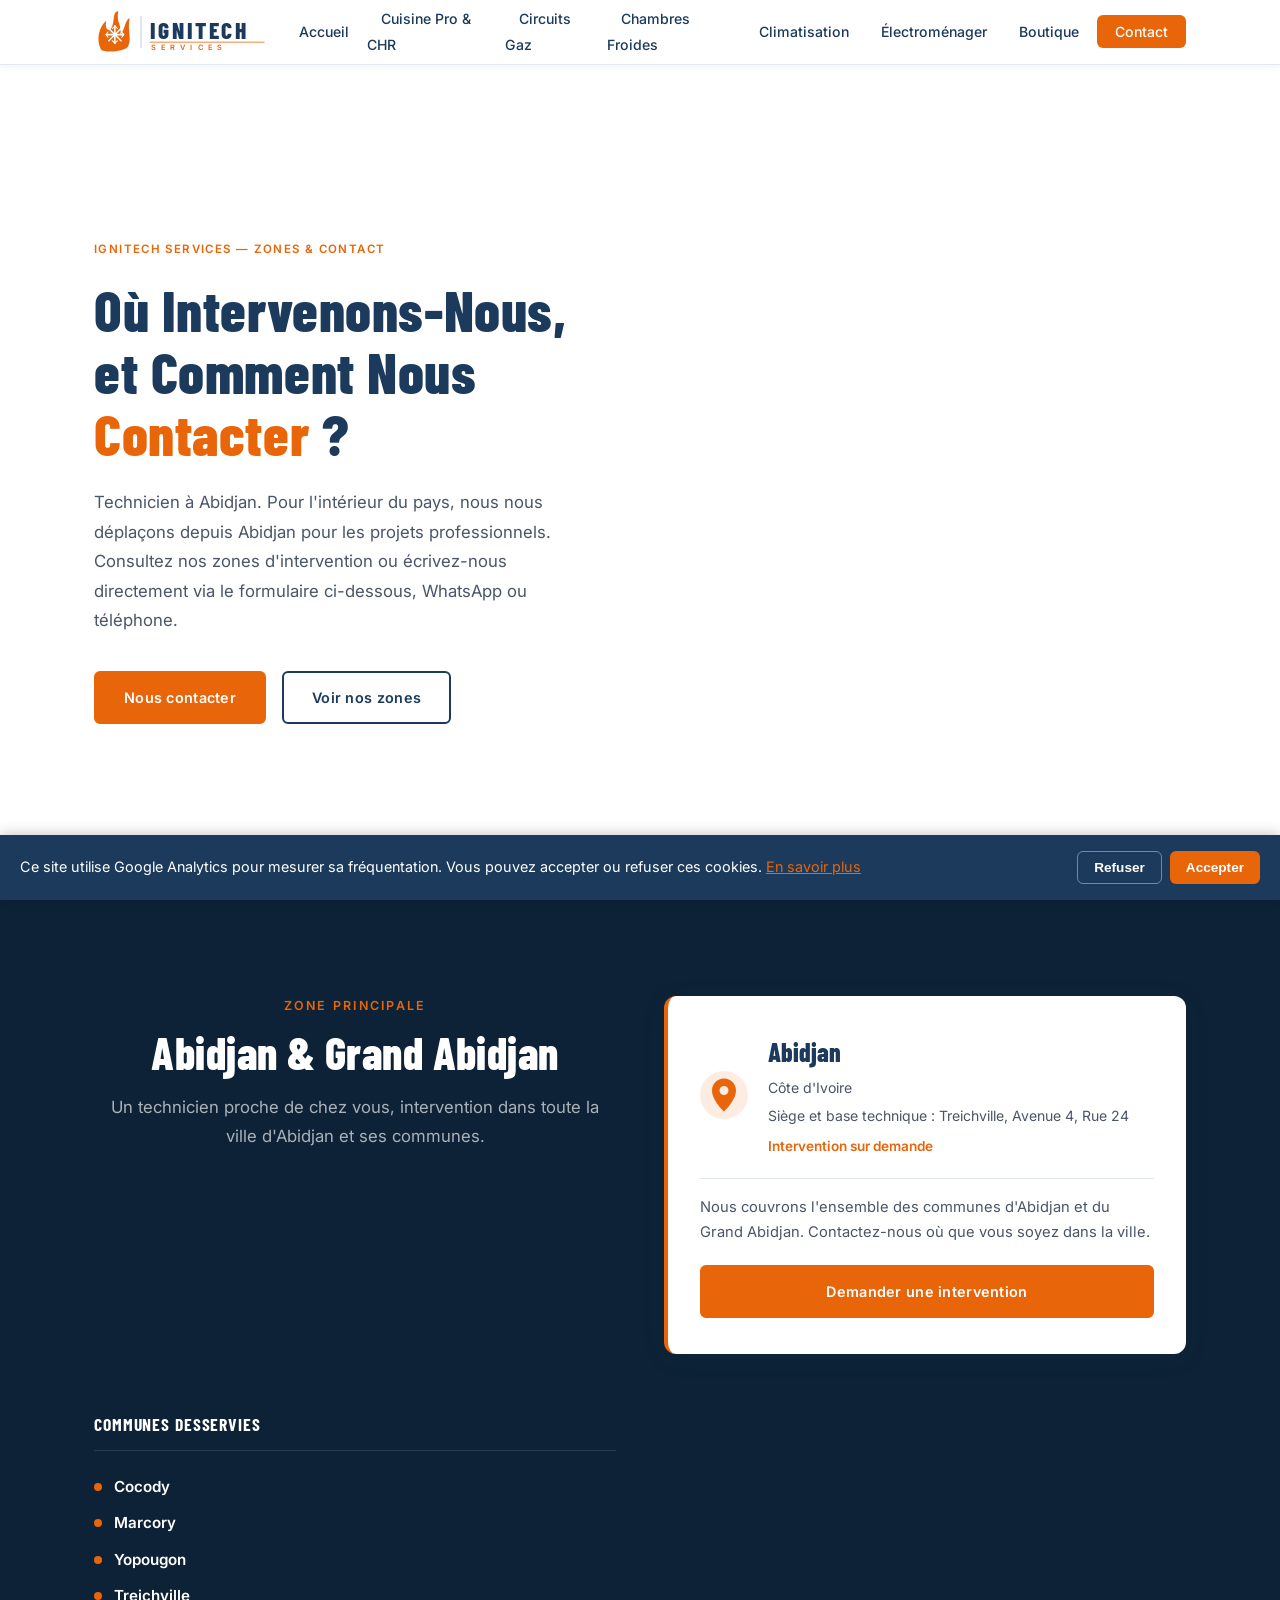
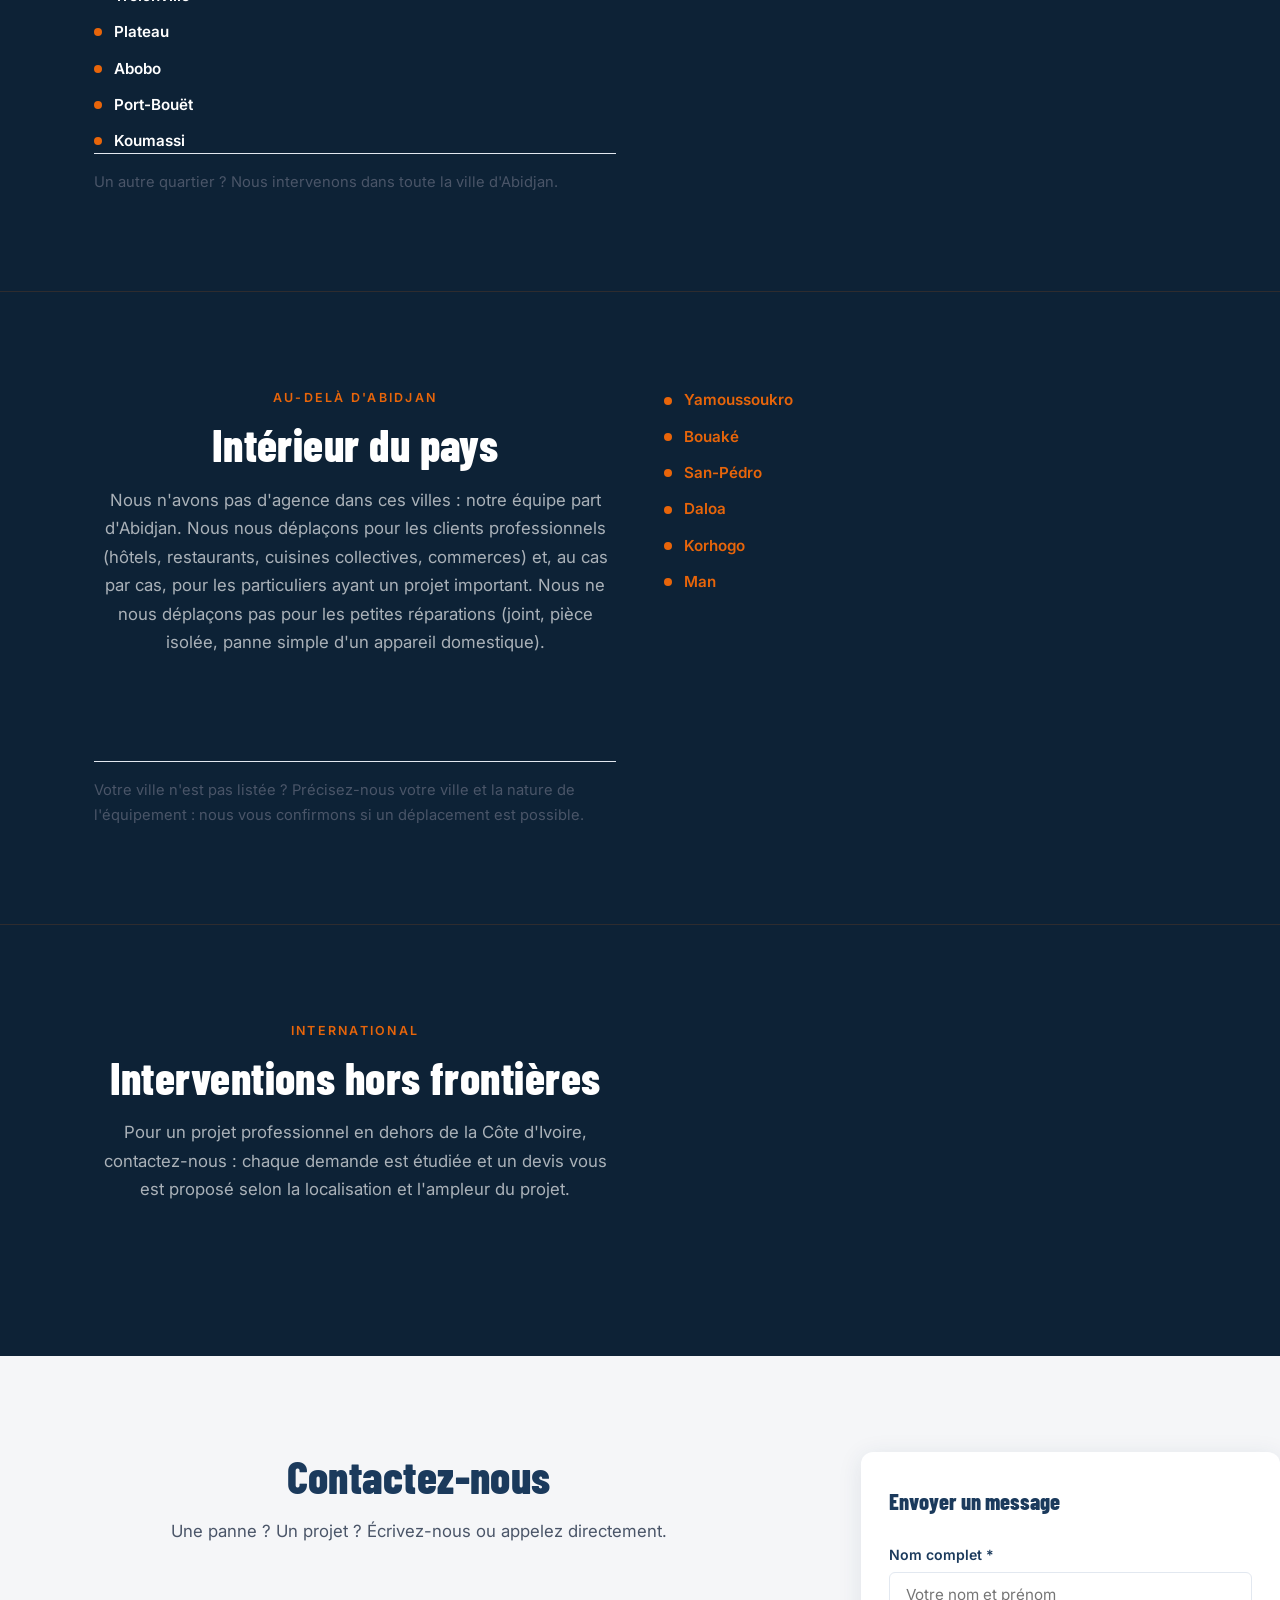
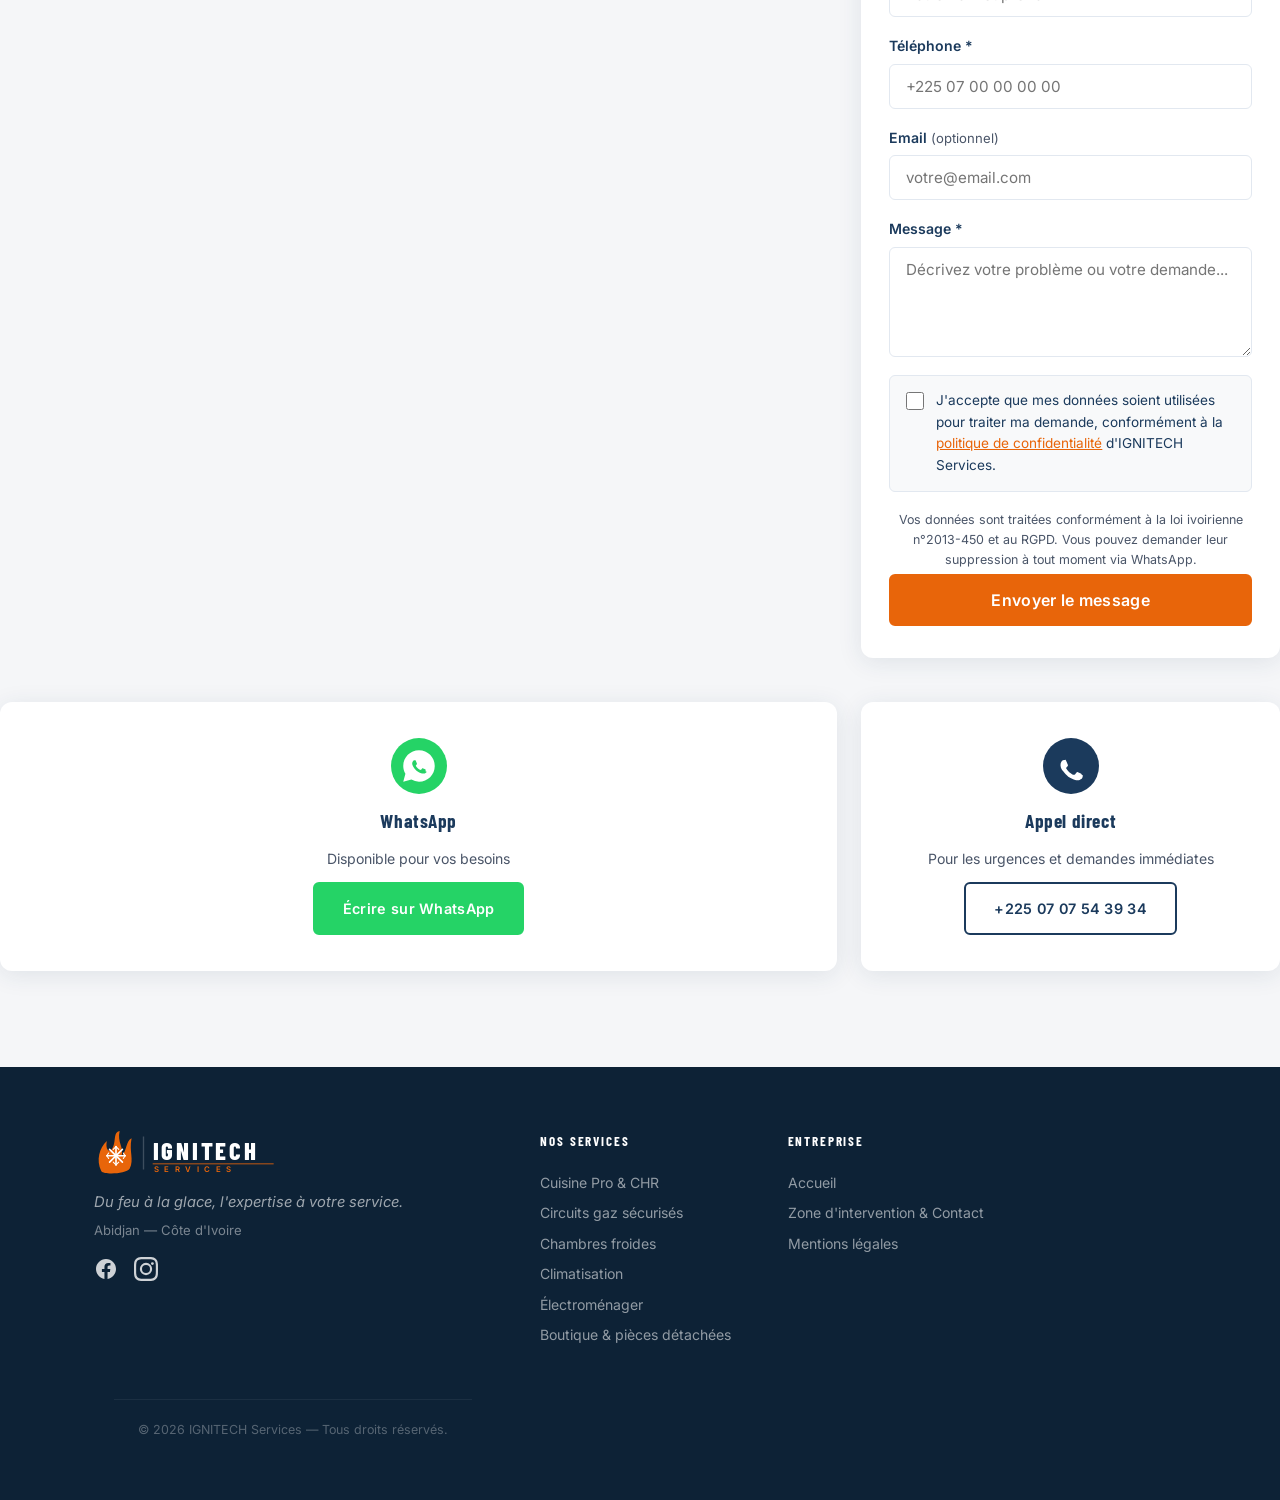
<file: zone-intervention-contact.html>
<!DOCTYPE html>
<html lang="fr">
<head>
<meta charset="UTF-8">
<meta name="viewport" content="width=device-width, initial-scale=1.0, maximum-scale=5.0">
<meta http-equiv="X-UA-Compatible" content="IE=edge">
<meta name="referrer" content="strict-origin-when-cross-origin">

<title>Zones d'Intervention & Contact | IGNITECH Services Abidjan</title>
<meta name="description" content="IGNITECH Services, basé à Abidjan (Cocody, Marcory, Yopougon…). Déplacements en Côte d'Ivoire pour les hôtels, restaurants et projets professionnels. Contact par WhatsApp ou téléphone.">
<meta name="author" content="IGNITECH Services">
<link rel="canonical" href="https://ignitechservices.com/zone-intervention-contact.html">

<!-- Open Graph -->
<meta property="og:type" content="website">
<meta property="og:title" content="Zones d'Intervention & Contact | IGNITECH Services Abidjan">
<meta property="og:description" content="IGNITECH Services intervient à Abidjan (Cocody, Marcory, Yopougon…) et dans les principales villes de Côte d'Ivoire. Contact par WhatsApp ou téléphone.">
<meta property="og:url" content="https://ignitechservices.com/zone-intervention-contact.html">
<meta property="og:image" content="https://ignitechservices.com/og-image-principal.jpg">
<meta property="og:image:width" content="1200">
<meta property="og:image:height" content="630">
<meta property="og:locale" content="fr_FR">
<meta property="og:site_name" content="IGNITECH Services">

<!-- Twitter Card -->
<meta name="twitter:card" content="summary_large_image">
<meta name="twitter:title" content="Zones d'Intervention & Contact | IGNITECH Services Abidjan">
<meta name="twitter:description" content="Retrouvez toutes nos zones d'intervention à Abidjan et en Côte d'Ivoire, et contactez IGNITECH Services par WhatsApp, téléphone ou formulaire.">
<meta name="twitter:image" content="https://ignitechservices.com/og-image-principal.jpg">

<!-- Favicons -->
<link rel="icon" type="image/png" sizes="32x32" href="/favicon-32x32.png">
<link rel="icon" type="image/png" sizes="16x16" href="/favicon-16x16.png">
<link rel="apple-touch-icon" sizes="180x180" href="/apple-touch-icon.png">
<link rel="manifest" href="/manifest.json">
<meta name="theme-color" content="#1B3A5C">

<!-- Google Fonts -->
<link rel="preconnect" href="https://fonts.googleapis.com">
<link rel="preconnect" href="https://fonts.gstatic.com" crossorigin>
<link href="https://fonts.googleapis.com/css2?family=Barlow+Condensed:wght@500;600;700;800&family=Inter:wght@400;500;600;700&display=swap" rel="stylesheet">

<link rel="stylesheet" href="style.css">

<!-- Schema.org LocalBusiness -->
<script type="application/ld+json">
{
  "@context": "https://schema.org",
  "@type": "LocalBusiness",
  "name": "IGNITECH Services",
  "image": "https://ignitechservices.com/og-image-principal.jpg",
  "url": "https://ignitechservices.com/zone-intervention-contact.html",
  "telephone": "+2250707543934",
  "email": "contact@ignitechservices.com",
"address": {
    "@type": "PostalAddress",
    "addressLocality": "Abidjan",
    "addressCountry": "CI"
  },
  "areaServed": [
    {"@type": "City", "name": "Abidjan"},
    {"@type": "City", "name": "Cocody"},
    {"@type": "City", "name": "Marcory"},
    {"@type": "City", "name": "Yopougon"},
    {"@type": "City", "name": "Treichville"},
    {"@type": "City", "name": "Plateau"},
    {"@type": "City", "name": "Abobo"},
    {"@type": "City", "name": "Port-Bouët"},
    {"@type": "City", "name": "Koumassi"},
    {"@type": "City", "name": "Yamoussoukro"},
    {"@type": "City", "name": "Bouaké"},
    {"@type": "City", "name": "San-Pédro"},
    {"@type": "City", "name": "Daloa"},
    {"@type": "City", "name": "Korhogo"},
    {"@type": "City", "name": "Man"}
]
}
</script>
<!-- Google Analytics -->
<script>
  window.dataLayer = window.dataLayer || [];
  function gtag(){dataLayer.push(arguments);}
  gtag('consent', 'default', {
    'analytics_storage': localStorage.getItem('ignitech_cookie_consent') === 'accepted' ? 'granted' : 'denied'
  });
</script>
<script async src="https://www.googletagmanager.com/gtag/js?id=G-MSWYDD2F9G"></script>
<script>
  gtag('js', new Date());
  gtag('config', 'G-MSWYDD2F9G');
</script>
</head>
<body>

<!-- ===== HEADER / NAV ===== -->
<header class="nav-header">
  <div class="nav-container">
    <a href="index.html" class="nav-logo" aria-label="IGNITECH Services - Accueil">
      <svg class="logo-svg" viewBox="0 0 220 48" xmlns="http://www.w3.org/2000/svg" aria-label="IGNITECH Services">
        <path d="M8 44 C2 32 6 18 14 11 C12 22 18 25 21 17 C24 10 21 1 28 0 C25 13 33 17 30 28 C36 21 35 11 41 8 C38 23 44 31 39 41 C35 47 11 48 8 44Z" fill="#E8650A"/>
        <line x1="24" y1="17" x2="24" y2="37" stroke="white" stroke-width="1.8" stroke-linecap="round"/>
        <line x1="14" y1="27" x2="34" y2="27" stroke="white" stroke-width="1.8" stroke-linecap="round"/>
        <line x1="17" y1="20" x2="31" y2="34" stroke="white" stroke-width="1.8" stroke-linecap="round"/>
        <line x1="31" y1="20" x2="17" y2="34" stroke="white" stroke-width="1.8" stroke-linecap="round"/>
        <line x1="24" y1="17" x2="21" y2="20" stroke="white" stroke-width="1.2" stroke-linecap="round"/>
        <line x1="24" y1="17" x2="27" y2="20" stroke="white" stroke-width="1.2" stroke-linecap="round"/>
        <line x1="24" y1="37" x2="21" y2="34" stroke="white" stroke-width="1.2" stroke-linecap="round"/>
        <line x1="24" y1="37" x2="27" y2="34" stroke="white" stroke-width="1.2" stroke-linecap="round"/>
        <line x1="14" y1="27" x2="16" y2="24" stroke="white" stroke-width="1.2" stroke-linecap="round"/>
        <line x1="14" y1="27" x2="16" y2="30" stroke="white" stroke-width="1.2" stroke-linecap="round"/>
        <line x1="34" y1="27" x2="32" y2="24" stroke="white" stroke-width="1.2" stroke-linecap="round"/>
        <line x1="34" y1="27" x2="32" y2="30" stroke="white" stroke-width="1.2" stroke-linecap="round"/>
        <line x1="54" y1="6" x2="54" y2="42" stroke="rgba(27,58,92,0.2)" stroke-width="1.5"/>
        <text x="64" y="32" font-family="Barlow Condensed, sans-serif" font-size="27" font-weight="800" fill="#1B3A5C" letter-spacing="3">IGNITECH</text>
        <rect x="64" y="35" width="132" height="1.5" fill="#E8650A" opacity="0.6"/>
        <text x="65" y="45" font-family="Inter, sans-serif" font-size="8.5" font-weight="600" fill="#E8650A" letter-spacing="6">SERVICES</text>
      </svg>
    </a>
    <button class="nav-toggle" aria-label="Ouvrir le menu" aria-expanded="false" aria-controls="nav-menu">
      <span class="nav-toggle-bar"></span>
      <span class="nav-toggle-bar"></span>
      <span class="nav-toggle-bar"></span>
    </button>
   <ul class="nav-menu" id="nav-menu" role="list">
<li><a href="index.html" class="nav-link">Accueil</a></li>
<li><a href="cuisine-professionnelle-chr.html" class="nav-link">Cuisine Pro & CHR</a></li>
<li><a href="installation-circuit-gaz.html" class="nav-link">Circuits Gaz</a></li>
<li><a href="froid-industriel-chambre-froide.html" class="nav-link">Chambres Froides</a></li>
<li><a href="climatisation-abidjan.html" class="nav-link">Climatisation</a></li>
<li><a href="reparation-electromenager.html" class="nav-link">Électroménager</a></li>
<li><a href="boutique-pieces-equipements.html" class="nav-link">Boutique</a></li>
<li><a href="zone-intervention-contact.html" class="nav-link nav-link--cta">Contact</a></li>
</ul>
  </div>
</header>
<!-- ===== HERO ===== -->
<section class="hero">
  <div class="hero-content">
    <p class="hero-eyebrow">IGNITECH Services — Zones & Contact</p>
    <h1 class="hero-title">Où Intervenons-Nous, et Comment Nous <span class="hero-title--accent">Contacter</span> ?</h1>
    <p class="hero-subtitle">Technicien à Abidjan. Pour l'intérieur du pays, nous nous déplaçons depuis Abidjan pour les projets professionnels. Consultez nos zones d'intervention ou écrivez-nous directement via le formulaire ci-dessous, WhatsApp ou téléphone.</p>
    <div class="hero-actions">
      <a href="#contact" class="btn btn--primary">Nous contacter</a>
      <a href="#zones" class="btn btn--secondary">Voir nos zones</a>
    </div>
  </div>
</section>

<!-- ===== ABIDJAN & GRAND ABIDJAN ===== -->
<section class="intervention" id="zones" aria-labelledby="zones-titre">
  <div class="section-container">
    <div class="intervention-content">
      <div class="section-header">
        <p class="section-eyebrow">Zone principale</p>
        <h2 class="section-title" id="zones-titre">Abidjan & Grand Abidjan</h2>
        <p class="section-subtitle">Un technicien proche de chez vous, intervention dans toute la ville d'Abidjan et ses communes.</p>
      </div>
      
      <div class="intervention-badge-wrapper">
        <div class="intervention-badge-main">
          <svg viewBox="0 0 64 64" width="48" height="48" aria-hidden="true">
            <circle cx="32" cy="32" r="32" fill="#E8650A" opacity="0.12" />
            <path d="M32 10C23.16 10 16 17.16 16 26c0 13.25 16 28 16 28s16-14.75 16-28c0-8.84-7.16-16-16-16zm0 22a6 6 0 110-12 6 6 0 010 12z" fill="#E8650A" />
          </svg>
          <div class="intervention-badge-text">
            <span class="intervention-badge-ville">Abidjan</span>
            <span class="intervention-badge-pays">Côte d'Ivoire</span>
            <span class="intervention-badge-adresse">Siège et base technique : Treichville, Avenue 4, Rue 24</span>
            <span class="intervention-badge-rdv">Intervention sur demande</span>
          </div>
        </div>
        <p class="intervention-badge-note">
  Nous couvrons l'ensemble des communes d'Abidjan et du Grand Abidjan. Contactez-nous où que vous soyez dans la ville.
        </p>
        <a href="https://wa.me/2250767010286?text=Bonjour%20IGNITECH%2C%20je%20souhaite%20une%20intervention%20%C3%A0%20Abidjan." class="btn btn--primary" target="_blank" rel="noopener noreferrer">
          Demander une intervention
        </a>
      </div>
      
      <div class="intervention-zones">
        <h3 class="intervention-zones-title">Communes desservies</h3>
        <div class="zones-grid">
          <div class="zone-item zone-item--primary"><span class="zone-dot"></span><span>Cocody</span></div>
          <div class="zone-item zone-item--primary"><span class="zone-dot"></span><span>Marcory</span></div>
          <div class="zone-item zone-item--primary"><span class="zone-dot"></span><span>Yopougon</span></div>
          <div class="zone-item zone-item--primary"><span class="zone-dot"></span><span>Treichville</span></div>
          <div class="zone-item zone-item--primary"><span class="zone-dot"></span><span>Plateau</span></div>
          <div class="zone-item zone-item--primary"><span class="zone-dot"></span><span>Abobo</span></div>
          <div class="zone-item zone-item--primary"><span class="zone-dot"></span><span>Port-Bouët</span></div>
          <div class="zone-item zone-item--primary"><span class="zone-dot"></span><span>Koumassi</span></div>
</div>
<p class="intervention-badge-note">Un autre quartier ? Nous intervenons dans toute la ville d'Abidjan.</p>
</div>
    </div>
  </div>
</section>

<!-- ===== INTÉRIEUR DU PAYS ===== -->
<section class="intervention" aria-labelledby="interieur-titre">
  <div class="section-container">
    <div class="intervention-content">
      <div class="section-header">
        <p class="section-eyebrow">Au-delà d'Abidjan</p>
        <h2 class="section-title" id="interieur-titre">Intérieur du pays</h2>
        <p class="section-subtitle">Nous n'avons pas d'agence dans ces villes : notre équipe part d'Abidjan. Nous nous déplaçons pour les clients professionnels (hôtels, restaurants, cuisines collectives, commerces) et, au cas par cas, pour les particuliers ayant un projet important. Nous ne nous déplaçons pas pour les petites réparations (joint, pièce isolée, panne simple d'un appareil domestique).</p>
      </div>

      <div class="zones-grid">
  <div class="zone-item zone-item--beyond"><span class="zone-dot zone-dot--beyond"></span><span>Yamoussoukro</span></div>
  <div class="zone-item zone-item--beyond"><span class="zone-dot zone-dot--beyond"></span><span>Bouaké</span></div>
  <div class="zone-item zone-item--beyond"><span class="zone-dot zone-dot--beyond"></span><span>San-Pédro</span></div>
  <div class="zone-item zone-item--beyond"><span class="zone-dot zone-dot--beyond"></span><span>Daloa</span></div>
  <div class="zone-item zone-item--beyond"><span class="zone-dot zone-dot--beyond"></span><span>Korhogo</span></div>
  <div class="zone-item zone-item--beyond"><span class="zone-dot zone-dot--beyond"></span><span>Man</span></div>
</div>
<p class="intervention-badge-note">Votre ville n'est pas listée ? Précisez-nous votre ville et la nature de l'équipement : nous vous confirmons si un déplacement est possible.</p>
    </div>
  </div>
</section>
<!-- ===== HORS FRONTIÈRES ===== -->
<section class="intervention" aria-labelledby="frontieres-titre">
  <div class="section-container">
    <div class="intervention-content">
      <div class="section-header">
        <p class="section-eyebrow">International</p>
        <h2 class="section-title" id="frontieres-titre">Interventions hors frontières</h2>
        <p class="section-subtitle">Pour un projet professionnel en dehors de la Côte d'Ivoire, contactez-nous : chaque demande est étudiée et un devis vous est proposé selon la localisation et l'ampleur du projet.</p>
      </div>
    </div>
  </div>
</section>

<!-- ===== CONTACT ===== -->
<section class="contact" id="contact" aria-labelledby="contact-titre">
     <div class="contact-content">
  <div class="section-header">
    <h2 class="section-title" id="contact-titre">Contactez-nous</h2>
    <p class="section-subtitle">Une panne ? Un projet ? Écrivez-nous ou appelez directement.</p>
 </div>
        <div class="contact-form-wrap">
          <h3 class="contact-form-title">Envoyer un message</h3>
          <form class="contact-form" name="contact" method="POST" action="/merci.html" data-netlify="true" data-netlify-honeypot="bot-field" novalidate>
            <input type="hidden" name="form-name" value="contact">
            <p class="form-honeypot" aria-hidden="true">
              <input name="bot-field" tabindex="-1" autocomplete="off">
            </p>
            <div class="form-group">
              <label for="nom" class="form-label">Nom complet <span aria-hidden="true">*</span></label>
              <input type="text" id="nom" name="nom" class="form-input" placeholder="Votre nom et prénom" required minlength="2" maxlength="80" autocomplete="name">
              <span class="form-error" role="alert">Veuillez entrer votre nom.</span>
            </div>
            <div class="form-group">
              <label for="telephone" class="form-label">Téléphone <span aria-hidden="true">*</span></label>
              <input type="tel" id="telephone" name="telephone" class="form-input" placeholder="+225 07 00 00 00 00" required maxlength="20" autocomplete="tel">
              <span class="form-error" role="alert">Veuillez entrer un numéro valide.</span>
            </div>
            <div class="form-group">
              <label for="email" class="form-label">Email <span class="form-optional">(optionnel)</span></label>
              <input type="email" id="email" name="email" class="form-input" placeholder="votre@email.com" maxlength="100" autocomplete="email">
              <span class="form-error" role="alert">Adresse email invalide.</span>
            </div>
            <div class="form-group">
              <label for="message" class="form-label">Message <span aria-hidden="true">*</span></label>
              <textarea id="message" name="message" class="form-input form-textarea" placeholder="Décrivez votre problème ou votre demande..." required minlength="10" maxlength="1000" rows="4"></textarea>
              <span class="form-error" role="alert">Merci d'écrire un message (10 caractères min).</span>
            </div>
            <div class="form-group form-consent">
              <label class="form-consent-label">
                <input type="checkbox" name="consentement" class="form-checkbox" required>
                <span>J'accepte que mes données soient utilisées pour traiter ma demande, conformément à la <a href="mentions-legales.html" class="form-consent-link">politique de confidentialité</a> d'IGNITECH Services.</span>
              </label>
              <span class="form-error" role="alert">Vous devez accepter pour continuer.</span>
            </div>
            <p class="form-privacy">
              Vos données sont traitées conformément à la loi ivoirienne n°2013-450 et au RGPD. Vous pouvez demander leur suppression à tout moment via WhatsApp.
            </p>
            <button type="submit" class="btn btn--primary form-submit">Envoyer le message</button>
          </form>
        </div>
        <div class="contact-card">
          <div class="contact-card-icon" aria-hidden="true">
            <svg viewBox="0 0 48 48" xmlns="http://www.w3.org/2000/svg" width="56" height="56">
              <circle cx="24" cy="24" r="24" fill="#25D366"/>
              <path fill="#fff" d="M24 10.5C16.55 10.5 10.5 16.55 10.5 24c0 2.37.64 4.67 1.85 6.69L10.5 37.5l6.97-1.83A13.43 13.43 0 0024 37.5c7.45 0 13.5-6.05 13.5-13.5S31.45 10.5 24 10.5zm6.6 18.4c-.28.78-1.62 1.5-2.22 1.56-.57.06-1.1.27-3.72-.78-3.13-1.25-5.13-4.44-5.28-4.65-.15-.21-1.22-1.63-1.22-3.1 0-1.47.77-2.19 1.04-2.49.28-.3.6-.37.8-.37.2 0 .4.002.58.01.18.008.44-.07.68.52.25.6.84 2.06.91 2.21.08.15.13.33.03.53-.1.2-.15.32-.3.5-.14.17-.3.38-.43.51-.14.14-.29.29-.12.57.16.28.73 1.2 1.57 1.95 1.08.96 1.99 1.26 2.27 1.4.28.14.44.12.6-.07.17-.2.7-.82.89-1.1.18-.28.37-.23.62-.14.25.09 1.6.75 1.87.89.28.14.46.2.53.32.07.11.07.65-.2 1.43z"/>
            </svg>
          </div>
          <h3 class="contact-card-title">WhatsApp</h3>
          <p class="contact-card-info">Disponible pour vos besoins</p>
          <a href="https://wa.me/2250767010286?text=Bonjour%20IGNITECH%20Services%2C%20je%20souhaite%20un%20devis." class="btn btn--whatsapp" target="_blank" rel="noopener noreferrer" aria-label="Contacter IGNITECH Services sur WhatsApp">Écrire sur WhatsApp</a>
        </div>
        <div class="contact-card">
          <div class="contact-card-icon" aria-hidden="true">
            <svg viewBox="0 0 32 32" xmlns="http://www.w3.org/2000/svg" width="56" height="56">
              <circle cx="16" cy="16" r="16" fill="#1B3A5C"/>
              <path d="M22 20.5c-.3-.2-1.8-.9-2.1-1-.3-.1-.5-.2-.7.2-.2.3-.8 1-1 1.2-.2.2-.4.2-.7.1-.3-.1-1.3-.5-2.5-1.5-.9-.8-1.5-1.8-1.7-2.1-.2-.3 0-.5.1-.6.1-.1.3-.4.5-.5.2-.2.2-.3.3-.5.1-.2.1-.4 0-.5-.1-.1-.7-1.7-1-2.3-.2-.6-.5-.5-.7-.5h-.6c-.2 0-.5.1-.8.4-.3.3-1.1 1.1-1.1 2.6s1.1 3 1.3 3.2c.2.2 2.2 3.3 5.3 4.6.7.3 1.3.5 1.8.7.7.2 1.4.2 2 .1.6-.1 1.8-.7 2.1-1.4.3-.7.3-1.3.2-1.4-.1-.1-.3-.2-.6-.3z" fill="#fff"/>
            </svg>
          </div>
          <h3 class="contact-card-title">Appel direct</h3>
          <p class="contact-card-info">Pour les urgences et demandes immédiates</p>
          <a href="tel:+2250707543934" class="btn btn--secondary" aria-label="Appeler IGNITECH Services">+225 07 07 54 39 34</a>
        </div>
    </div>
</section>
<!-- ===== FOOTER ===== -->
<footer class="footer" role="contentinfo">
<div class="footer-container">
<div class="footer-brand">
<svg class="footer-logo" viewBox="0 0 220 48" xmlns="http://www.w3.org/2000/svg" aria-label="IGNITECH Services">
<path d="M8 44 C2 32 6 18 14 11 C12 22 18 25 21 17 C24 10 21 1 28 0 C25 13 33 17 30 28 C36 21 35 11 41 8 C38 23 44 31 39 41 C35 47 11 48 8 44Z" fill="#E8650A"/>
<line x1="24" y1="17" x2="24" y2="37" stroke="white" stroke-width="1.8" stroke-linecap="round"/>
<line x1="14" y1="27" x2="34" y2="27" stroke="white" stroke-width="1.8" stroke-linecap="round"/>
<line x1="17" y1="20" x2="31" y2="34" stroke="white" stroke-width="1.8" stroke-linecap="round"/>
<line x1="31" y1="20" x2="17" y2="34" stroke="white" stroke-width="1.8" stroke-linecap="round"/>
<line x1="24" y1="17" x2="21" y2="20" stroke="white" stroke-width="1.2" stroke-linecap="round"/>
<line x1="24" y1="17" x2="27" y2="20" stroke="white" stroke-width="1.2" stroke-linecap="round"/>
<line x1="24" y1="37" x2="21" y2="34" stroke="white" stroke-width="1.2" stroke-linecap="round"/>
<line x1="24" y1="37" x2="27" y2="34" stroke="white" stroke-width="1.2" stroke-linecap="round"/>
<line x1="14" y1="27" x2="16" y2="24" stroke="white" stroke-width="1.2" stroke-linecap="round"/>
<line x1="14" y1="27" x2="16" y2="30" stroke="white" stroke-width="1.2" stroke-linecap="round"/>
<line x1="34" y1="27" x2="32" y2="24" stroke="white" stroke-width="1.2" stroke-linecap="round"/>
<line x1="34" y1="27" x2="32" y2="30" stroke="white" stroke-width="1.2" stroke-linecap="round"/>
<line x1="54" y1="6" x2="54" y2="42" stroke="rgba(255,255,255,0.2)" stroke-width="1.5"/>
<text x="64" y="32" font-family="Barlow Condensed, sans-serif" font-size="27" font-weight="800" fill="#ffffff" letter-spacing="3">IGNITECH</text>
<rect x="64" y="35" width="132" height="1.5" fill="#E8650A" opacity="0.6"/>
<text x="65" y="45" font-family="Inter, sans-serif" font-size="8.5" font-weight="600" fill="#E8650A" letter-spacing="6">SERVICES</text>
</svg>
<p class="footer-tagline">Du feu à la glace, l'expertise à votre service.</p>
<p class="footer-location">Abidjan — Côte d'Ivoire</p>
<div class="footer-social" aria-label="Réseaux sociaux IGNITECH Services">
<a href="https://www.facebook.com/share/18wUSMNf8Z/" target="_blank" rel="noopener noreferrer" aria-label="IGNITECH Services sur Facebook" class="footer-social-link">
<svg viewBox="0 0 24 24" width="24" height="24" fill="currentColor" aria-hidden="true">
<path d="M22 12c0-5.52-4.48-10-10-10S2 6.48 2 12c0 4.99 3.66 9.13 8.44 9.88v-6.99h-2.54V12h2.54V9.8c0-2.5 1.49-3.89 3.77-3.89 1.09 0 2.24.2 2.24.2v2.46h-1.26c-1.24 0-1.63.77-1.63 1.56V12h2.78l-.44 2.89h-2.34v6.99C18.34 21.13 22 16.99 22 12z"/>
</svg>
</a>
<a href="https://www.instagram.com/ignitech.services/" target="_blank" rel="noopener noreferrer" aria-label="IGNITECH Services sur Instagram" class="footer-social-link">
<svg viewBox="0 0 24 24" width="24" height="24" fill="currentColor" aria-hidden="true">
<path d="M12 2.16c3.2 0 3.58.01 4.85.07 3.25.15 4.77 1.69 4.92 4.92.06 1.27.07 1.65.07 4.85s-.01 3.58-.07 4.85c-.15 3.23-1.66 4.77-4.92 4.92-1.27.06-1.64.07-4.85.07s-3.58-.01-4.85-.07c-3.26-.15-4.77-1.7-4.92-4.92-.06-1.27-.07-1.65-.07-4.85s.02-3.58.07-4.85c.15-3.23 1.67-4.77 4.92-4.92 1.27-.06 1.65-.07 4.85-.07zM12 0C8.74 0 8.33.01 7.05.07c-4.35.2-6.78 2.62-6.98 6.98C0 8.33 0 8.74 0 12s.01 3.67.07 4.95c.2 4.36 2.62 6.78 6.98 6.98C8.33 24 8.74 24 12 24s3.67-.01 4.95-.07c4.35-.2 6.78-2.62 6.98-6.98.06-1.28.07-1.69.07-4.95s-.01-3.67-.07-4.95c-.2-4.35-2.62-6.78-6.98-6.98C15.67.01 15.26 0 12 0zm0 5.84A6.16 6.16 0 1 0 18.16 12 6.16 6.16 0 0 0 12 5.84zM12 16a4 4 0 1 1 4-4 4 4 0 0 1-4 4zm6.41-10.85a1.44 1.44 0 1 0 1.44 1.44 1.44 1.44 0 0 0-1.44-1.44z"/>
</svg>
</a>
</div>
</div>

<div class="footer-links">
<h4 class="footer-heading">Nos services</h4>
<ul role="list">
<li><a href="cuisine-professionnelle-chr.html" class="footer-link">Cuisine Pro & CHR</a></li>
<li><a href="installation-circuit-gaz.html" class="footer-link">Circuits gaz sécurisés</a></li>
<li><a href="froid-industriel-chambre-froide.html" class="footer-link">Chambres froides</a></li>
<li><a href="climatisation-abidjan.html" class="footer-link">Climatisation</a></li>
<li><a href="reparation-electromenager.html" class="footer-link">Électroménager</a></li>
<li><a href="boutique-pieces-equipements.html" class="footer-link">Boutique & pièces détachées</a></li>
</ul>
</div>

<div class="footer-links">
<h4 class="footer-heading">Entreprise</h4>
<ul role="list">
<li><a href="index.html" class="footer-link">Accueil</a></li>
<li><a href="zone-intervention-contact.html" class="footer-link">Zone d'intervention & Contact</a></li>
<li><a href="mentions-legales.html" class="footer-link">Mentions légales</a></li>
</ul>
</div>

<div class="footer-bottom">
<p class="footer-copy">
© <span id="annee"></span> IGNITECH Services — Tous droits réservés.
</p>
</div>
</div>
</footer>

<script src="script.js" defer></script>
</body>
</html>
</file>
<file: style.css>
/* ============================================
   IGNITECH SERVICES — style.css
   Palette : Orange #E8650A | Bleu acier #1B3A5C | Blanc #FFFFFF
   Typo : Barlow Condensed (titres) + Inter (corps)
   ============================================ */

/* ===== RESET & BASE ===== */
*, *::before, *::after {
  box-sizing: border-box;
  margin: 0;
  padding: 0;
}

:root {
  --orange: #E8650A;
  --orange-light: #F47B2A;
  --orange-dark: #C4540A;
  --bleu: #1B3A5C;
  --bleu-dark: #0D2236;
  --bleu-mid: #243F5C;
  --blanc: #FFFFFF;
  --gris-clair: #F5F6F8;
  --gris-texte: #4A5568;
  --gris-border: #E2E8F0;

  --font-titre: 'Barlow Condensed', sans-serif;
  --font-corps: 'Inter', sans-serif;

  --radius: 6px;
  --radius-lg: 12px;
  --shadow: 0 4px 24px rgba(27, 58, 92, 0.10);
  --shadow-hover: 0 8px 32px rgba(27, 58, 92, 0.18);
  --transition: 0.25s ease;
}

html {
  scroll-behavior: smooth;
  font-size: 16px;
}

body {
  font-family: var(--font-corps);
  color: var(--bleu-dark);
  background: var(--blanc);
  line-height: 1.6;
  -webkit-font-smoothing: antialiased;
}

img, svg {
  max-width: 100%;
  display: block;
}

a {
  color: inherit;
  text-decoration: none;
}

ul {
  list-style: none;
}

/* ===== ACCESSIBILITÉ ===== */
:focus-visible {
  outline: 3px solid var(--orange);
  outline-offset: 3px;
  border-radius: 3px;
}

@media (prefers-reduced-motion: reduce) {
  *, *::before, *::after {
    animation-duration: 0.01ms !important;
    transition-duration: 0.01ms !important;
  }
  html { scroll-behavior: auto; }
}

/* ===== UTILITAIRES ===== */
.section-container {
  max-width: 1140px;
  margin: 0 auto;
  padding: 0 24px;
}

.section-header {
  text-align: center;
  margin-bottom: 56px;
}

.section-eyebrow {
  font-family: var(--font-corps);
  font-size: 0.78rem;
  font-weight: 600;
  letter-spacing: 0.18em;
  text-transform: uppercase;
  color: var(--orange);
  margin-bottom: 12px;
}

.section-title {
  font-family: var(--font-titre);
  font-size: clamp(2rem, 4vw, 2.8rem);
  font-weight: 800;
  color: var(--bleu);
  line-height: 1.1;
  letter-spacing: 0.01em;
  margin-bottom: 16px;
}

.section-subtitle {
  font-size: 1.05rem;
  color: var(--gris-texte);
  max-width: 580px;
  margin: 0 auto;
  line-height: 1.7;
}

/* ===== BOUTONS ===== */
.btn {
  display: inline-block;
  font-family: var(--font-corps);
  font-size: 0.9rem;
  font-weight: 600;
  padding: 13px 28px;
  border-radius: var(--radius);
  cursor: pointer;
  transition: background var(--transition), color var(--transition), box-shadow var(--transition), transform var(--transition);
  letter-spacing: 0.02em;
  text-align: center;
  border: 2px solid transparent;
}

.btn--primary {
  background: var(--orange);
  color: var(--blanc);
  border-color: var(--orange);
}
.btn--primary:hover, .btn--primary:focus-visible {
  background: var(--orange-dark);
  border-color: var(--orange-dark);
  box-shadow: 0 4px 16px rgba(232, 101, 10, 0.35);
  transform: translateY(-1px);
}

.btn--secondary {
  background: transparent;
  color: var(--bleu);
  border-color: var(--bleu);
}
.btn--secondary:hover, .btn--secondary:focus-visible {
  background: var(--bleu);
  color: var(--blanc);
  transform: translateY(-1px);
}

.btn--whatsapp {
  background: #25D366;
  color: var(--blanc);
  border-color: #25D366;
  display: flex;
  align-items: center;
  justify-content: center;
  gap: 8px;
}
.btn--whatsapp:hover, .btn--whatsapp:focus-visible {
  background: #1EAE55;
  border-color: #1EAE55;
  transform: translateY(-1px);
  box-shadow: 0 4px 16px rgba(37, 211, 102, 0.35);
}

/* ===== NAVIGATION ===== */
.nav-header {
  position: fixed;
  top: 0;
  left: 0;
  right: 0;
  z-index: 100;
  background: var(--blanc);
  border-bottom: 1px solid var(--gris-border);
  box-shadow: 0 1px 8px rgba(27, 58, 92, 0.07);
  transition: box-shadow var(--transition);
}

.nav-container {
  max-width: 1140px;
  margin: 0 auto;
  padding: 0 24px;
  height: 64px;
  display: flex;
  align-items: center;
  justify-content: space-between;
}

.nav-logo {
  display: flex;
  align-items: center;
}

.logo-svg {
  height: 44px;
  width: auto;
}

.nav-menu {
  display: flex;
  align-items: center;
  gap: 4px;
}

.nav-link {
  font-family: var(--font-corps);
  font-size: 0.88rem;
  font-weight: 500;
  color: var(--bleu);
  padding: 8px 14px;
  border-radius: var(--radius);
  transition: background var(--transition), color var(--transition);
}
.nav-link:hover {
  background: var(--gris-clair);
  color: var(--orange);
}

.nav-link--cta {
  background: var(--orange);
  color: var(--blanc);
  padding: 8px 18px;
}
.nav-link--cta:hover {
  background: var(--orange-dark);
  color: var(--blanc);
}

.nav-toggle {
  display: none;
  flex-direction: column;
  gap: 5px;
  background: none;
  border: none;
  cursor: pointer;
  padding: 6px;
  border-radius: var(--radius);
}

.nav-toggle-bar {
  display: block;
  width: 24px;
  height: 2px;
  background: var(--bleu);
  border-radius: 2px;
  transition: transform var(--transition), opacity var(--transition);
}

/* ===== HERO ===== */
.hero {
  min-height: 100vh;
  padding-top: 64px;
  display: grid;
  grid-template-columns: 1fr 1fr;
  align-items: center;
  gap: 48px;
  max-width: 1140px;
  margin: 0 auto;
  padding-left: 24px;
  padding-right: 24px;
  position: relative;
  overflow: hidden;
}

.hero-bg {
  position: absolute;
  inset: 0;
  pointer-events: none;
  z-index: 0;
}

.hero-flame-large {
  position: absolute;
  right: -40px;
  top: 60px;
  width: 420px;
  height: auto;
}

.hero-flame-small {
  position: absolute;
  left: -60px;
  bottom: 40px;
  width: 280px;
  height: auto;
}

.hero-content {
  position: relative;
  z-index: 1;
}

.hero-eyebrow {
  font-size: 0.72rem;
  font-weight: 600;
  letter-spacing: 0.12em;
  text-transform: uppercase;
  color: var(--orange);
  margin-bottom: 20px;
}

.hero-title {
  font-family: var(--font-titre);
  font-size: clamp(1.9rem, 4.5vw, 4.2rem);
  font-weight: 800;
  line-height: 1.08;
  color: var(--bleu);
  letter-spacing: 0.01em;
  margin-bottom: 24px;
}

.hero-title--accent {
  color: var(--orange);
}

.hero-subtitle {
  font-size: 1.05rem;
  color: var(--gris-texte);
  line-height: 1.75;
  margin-bottom: 36px;
  max-width: 480px;
}

.hero-actions {
  display: flex;
  gap: 16px;
  flex-wrap: wrap;
}

.hero-visual {
  position: relative;
  z-index: 1;
  display: flex;
  justify-content: center;
  align-items: center;
}

.hero-icon-main {
  width: 100%;
  max-width: 360px;
  filter: drop-shadow(0 12px 32px rgba(27, 58, 92, 0.18));
  animation: float 4s ease-in-out infinite;
}

@keyframes float {
  0%, 100% { transform: translateY(0); }
  50% { transform: translateY(-12px); }
}

/* ===== STATS ===== */
.stats {
  background: var(--bleu);
  padding: 40px 24px;
}

.stats-container {
  max-width: 1140px;
  margin: 0 auto;
  display: flex;
  align-items: center;
  justify-content: space-around;
  flex-wrap: wrap;
  gap: 24px;
}

.stat-item {
  display: flex;
  flex-direction: column;
  align-items: center;
  gap: 4px;
}

.stat-number {
  font-family: var(--font-titre);
  font-size: 2.6rem;
  font-weight: 800;
  color: var(--orange);
  line-height: 1;
  letter-spacing: 0.02em;
}

.stat-label {
  font-size: 0.82rem;
  color: rgba(255,255,255,0.9);
  text-transform: uppercase;
  letter-spacing: 0.08em;
  font-weight: 500;
}

.stat-divider {
  width: 1px;
  height: 48px;
  background: rgba(255,255,255,0.12);
}

/* ===== SERVICES ===== */
.services {
  padding: 96px 0;
  background: var(--gris-clair);
}

.services-grid {
  display: grid;
  grid-template-columns: repeat(3, 1fr);
  gap: 24px;
}

.service-card {
  background: var(--blanc);
  border-radius: var(--radius-lg);
  padding: 32px 28px;
  box-shadow: var(--shadow);
  transition: box-shadow var(--transition), transform var(--transition);
  border-bottom: 3px solid transparent;
}

.service-card:hover {
  box-shadow: var(--shadow-hover);
  transform: translateY(-4px);
  border-bottom-color: var(--orange);
}

.service-icon {
  width: 64px;
  height: 64px;
  margin-bottom: 20px;
}

.service-name {
  font-family: var(--font-titre);
  font-size: 1.25rem;
  font-weight: 700;
  color: var(--bleu);
  margin-bottom: 10px;
  letter-spacing: 0.02em;
}

.service-desc {
  font-size: 0.9rem;
  color: var(--gris-texte);
  line-height: 1.65;
}

/* ===== BOUTIQUE ===== */
.boutique {
  padding: 96px 0;
  background: var(--blanc);
}

.boutique-inner {
  display: grid;
  grid-template-columns: 1fr 1fr;
  gap: 64px;
  align-items: center;
}

.boutique-desc {
  font-size: 1.02rem;
  color: var(--gris-texte);
  line-height: 1.75;
  margin-bottom: 24px;
}

.boutique-list {
  margin-bottom: 32px;
  display: flex;
  flex-direction: column;
  gap: 8px;
}

.boutique-item {
  font-size: 0.92rem;
  color: var(--bleu);
  padding-left: 20px;
  position: relative;
  font-weight: 500;
}

.boutique-item::before {
  content: '';
  position: absolute;
  left: 0;
  top: 50%;
  transform: translateY(-50%);
  width: 8px;
  height: 8px;
  background: var(--orange);
  border-radius: 50%;
}

.boutique-visual {
  position: relative;
}

.boutique-badge {
  position: absolute;
  padding: 6px 16px;
  border-radius: 20px;
  font-size: 0.78rem;
  font-weight: 700;
  letter-spacing: 0.1em;
  text-transform: uppercase;
  z-index: 2;
}

.boutique-badge--occasion {
  top: 10px;
  right: 10px;
  background: var(--bleu);
  color: var(--blanc);
}

.boutique-badge--neuf {
  bottom: 220px;
  left: 10px;
  background: var(--orange);
  color: var(--blanc);
}

.boutique-svg {
  width: 100%;
  max-width: 320px;
  margin: 0 auto;
  filter: drop-shadow(0 8px 24px rgba(27, 58, 92, 0.12));
}

/* ===== INTERVENTION ===== */
.intervention {
  padding: 96px 0;
  background: var(--bleu-dark);
}

.intervention .section-eyebrow {
  color: var(--orange);
}

.intervention .section-title {
  color: var(--blanc);
}

.intervention .section-subtitle {
  color: rgba(255,255,255,0.65);
}

.intervention-content {
  display: grid;
  grid-template-columns: 1fr 1fr;
  gap: 48px;
  align-items: start;
}

.intervention-map-wrapper {
  border-radius: var(--radius-lg);
  overflow: hidden;
  box-shadow: 0 8px 32px rgba(0,0,0,0.3);
}

.intervention-map {
  width: 100%;
  height: 340px;
  border: none;
  display: block;
}

.intervention-zones {
  padding-top: 8px;
}

.intervention-zones-title {
  font-family: var(--font-titre);
  font-size: 1.1rem;
  font-weight: 700;
  color: var(--blanc);
  letter-spacing: 0.05em;
  text-transform: uppercase;
  margin-bottom: 24px;
  padding-bottom: 12px;
  border-bottom: 1px solid rgba(255,255,255,0.12);
}

.zones-grid {
  display: flex;
  flex-direction: column;
  gap: 12px;
}

.zone-item {
  display: flex;
  align-items: center;
  gap: 12px;
  font-size: 0.95rem;
  color: rgba(255,255,255,0.8);
}

.zone-item--primary {
  color: var(--blanc);
  font-weight: 600;
}

.zone-item--beyond {
  color: var(--orange);
  font-weight: 600;
}

.zone-dot {
  width: 8px;
  height: 8px;
  border-radius: 50%;
  background: rgba(255,255,255,0.3);
  flex-shrink: 0;
}

.zone-item--primary .zone-dot {
  background: var(--orange);
}

.zone-dot--beyond {
  background: var(--orange) !important;
}

/* ===== À PROPOS ===== */
.apropos {
  padding: 96px 0;
  background: var(--gris-clair);
}

.apropos-inner {
  display: grid;
  grid-template-columns: 1fr 1.4fr;
  gap: 64px;
  align-items: center;
}

.apropos-visual svg {
  max-width: 280px;
  margin: 0 auto;
  filter: drop-shadow(0 8px 24px rgba(27, 58, 92, 0.15));
}

.apropos-desc {
  font-size: 1rem;
  color: var(--gris-texte);
  line-height: 1.78;
  margin-bottom: 18px;
}

.apropos-contact-info {
  margin-top: 36px;
  display: flex;
  flex-direction: column;
  gap: 20px;
  padding: 24px;
  background: var(--blanc);
  border-radius: var(--radius-lg);
  border-left: 4px solid var(--orange);
  box-shadow: var(--shadow);
}

.contact-person, .contact-location {
  display: flex;
  flex-direction: column;
  gap: 2px;
}

.contact-label {
  font-size: 0.72rem;
  font-weight: 600;
  letter-spacing: 0.14em;
  text-transform: uppercase;
  color: var(--orange);
}

.contact-name {
  font-family: var(--font-titre);
  font-size: 1.15rem;
  font-weight: 700;
  color: var(--bleu);
  letter-spacing: 0.02em;
}

.contact-role {
  font-size: 0.85rem;
  color: var(--gris-texte);
}

/* ===== POURQUOI ===== */
.pourquoi {
  padding: 96px 0;
  background: var(--blanc);
}

.pourquoi-grid {
  display: grid;
  grid-template-columns: repeat(4, 1fr);
  gap: 24px;
}

.pourquoi-card {
  padding: 28px 24px;
  border-radius: var(--radius-lg);
  background: var(--gris-clair);
  transition: background var(--transition), box-shadow var(--transition);
}

.pourquoi-card:hover {
  background: var(--blanc);
  box-shadow: var(--shadow-hover);
}

.pourquoi-number {
  font-family: var(--font-titre);
  font-size: 2.4rem;
  font-weight: 800;
  color: var(--orange);
  opacity: 0.40;
  line-height: 1;
  margin-bottom: 16px;
  letter-spacing: 0.05em;
}

.pourquoi-title {
  font-family: var(--font-titre);
  font-size: 1.1rem;
  font-weight: 700;
  color: var(--bleu);
  margin-bottom: 10px;
  letter-spacing: 0.02em;
}

.pourquoi-desc {
  font-size: 0.88rem;
  color: var(--gris-texte);
  line-height: 1.65;
}

/* ===== CONTACT ===== */
.contact {
  padding: 96px 0;
  background: var(--gris-clair);
}

.contact-content {
  display: grid;
  grid-template-columns: 2fr 1fr;
  gap: 24px;
}
.contact-card {
  background: var(--blanc);
  border-radius: var(--radius-lg);
  padding: 36px 28px;
  display: flex;
  flex-direction: column;
  align-items: center;
  text-align: center;
  gap: 12px;
  box-shadow: var(--shadow);
  transition: box-shadow var(--transition), transform var(--transition);
}

.contact-card:hover {
  box-shadow: var(--shadow-hover);
  transform: translateY(-4px);
}

.contact-card-icon {
  width: 56px;
  height: 56px;
}

.contact-card-icon svg {
  width: 56px;
  height: 56px;
  max-width: 56px;
  max-height: 56px;
}

.contact-card-title {
  font-family: var(--font-titre);
  font-size: 1.2rem;
  font-weight: 700;
  color: var(--bleu);
  letter-spacing: 0.03em;
}

.contact-card-info {
  font-size: 0.88rem;
  color: var(--gris-texte);
  line-height: 1.5;
}

/* ===== FOOTER ===== */
.footer {
  background: var(--bleu-dark);
  color: rgba(255,255,255,0.7);
}

.footer-container {
  max-width: 1140px;
  margin: 0 auto;
  padding: 64px 24px 40px;
  display: grid;
  grid-template-columns: 2fr 1fr 2fr;
  gap: 48px;
}

.footer-logo {
  height: 44px;
  width: auto;
  margin-bottom: 16px;
}

.footer-tagline {
  font-size: 0.92rem;
  color: rgba(255,255,255,0.6);
  margin-bottom: 6px;
  font-style: italic;
}

.footer-location {
  font-size: 0.82rem;
  color: rgba(255,255,255,0.45);
}

.footer-heading {
  font-family: var(--font-titre);
  font-size: 0.82rem;
  font-weight: 700;
  letter-spacing: 0.14em;
  text-transform: uppercase;
  color: var(--blanc);
  margin-bottom: 16px;
}

.footer-link {
  display: block;
  font-size: 0.88rem;
  color: rgba(255,255,255,0.55);
  padding: 4px 0;
  transition: color var(--transition);
}
.footer-link:hover {
  color: var(--orange);
}

.footer ul {
  display: flex;
  flex-direction: column;
  gap: 0;
}

.footer-legal-note {
  font-size: 0.78rem;
  color: rgba(255,255,255,0.35);
  line-height: 1.6;
  margin-top: 16px;
}

.footer-mentions {
  background: rgba(0,0,0,0.2);
  border-top: 1px solid rgba(255,255,255,0.06);
}

.footer-mentions-inner {
  max-width: 1140px;
  margin: 0 auto;
  padding: 32px 24px;
}

.footer-mentions-title {
  font-family: var(--font-titre);
  font-size: 0.78rem;
  letter-spacing: 0.14em;
  text-transform: uppercase;
  color: rgba(255,255,255,0.4);
  margin-bottom: 12px;
}

.footer-mentions p {
  font-size: 0.78rem;
  color: rgba(255,255,255,0.3);
  line-height: 1.7;
}

.footer-bottom {
  max-width: 1140px;
  margin: 0 auto;
  padding: 20px 24px;
  border-top: 1px solid rgba(255,255,255,0.06);
  display: flex;
  justify-content: space-between;
  align-items: center;
  flex-wrap: wrap;
  gap: 8px;
}

.footer-copy {
  font-size: 0.78rem;
  color: rgba(255,255,255,0.3);
}

/* ===== WHATSAPP FLOTTANT ===== */
.whatsapp-float {
  position: fixed;
  bottom: 28px;
  right: 28px;
  z-index: 200;
  display: flex;
  align-items: center;
  gap: 10px;
  background: #25D366;
  color: var(--blanc);
  border-radius: 50px;
  padding: 12px 20px 12px 14px;
  box-shadow: 0 4px 20px rgba(37, 211, 102, 0.45);
  font-size: 0.85rem;
  font-weight: 600;
  transition: background var(--transition), box-shadow var(--transition), transform var(--transition);
}

.whatsapp-float:hover {
  background: #1EAE55;
  box-shadow: 0 6px 28px rgba(37, 211, 102, 0.55);
  transform: translateY(-2px);
}

.whatsapp-float svg {
  width: 28px;
  height: 28px;
  flex-shrink: 0;
}

.whatsapp-float-label {
  white-space: nowrap;
}

/* ===== RESPONSIVE ===== */
@media (max-width: 1024px) {
  .services-grid {
    grid-template-columns: repeat(2, 1fr);
  }
  .pourquoi-grid {
    grid-template-columns: repeat(2, 1fr);
  }
  .footer-container {
    grid-template-columns: 1fr 1fr;
  }
  .footer-brand {
    grid-column: 1 / -1;
  }
}

@media (max-width: 768px) {
  .nav-toggle {
    display: flex;
  }

  .nav-menu {
    display: none;
    position: absolute;
    top: 64px;
    left: 0;
    right: 0;
    background: var(--blanc);
    flex-direction: column;
    align-items: stretch;
    padding: 12px 24px 20px;
    border-bottom: 1px solid var(--gris-border);
    box-shadow: 0 8px 24px rgba(27,58,92,0.10);
    gap: 4px;
  }

  .nav-menu.nav-menu--open {
    display: flex;
  }

  .nav-link {
    padding: 10px 16px;
    font-size: 0.95rem;
  }

  .nav-link--cta {
    text-align: center;
    padding: 12px 18px;
  }

  .hero {
    grid-template-columns: 1fr;
    padding-top: 80px;
    min-height: auto;
    padding-bottom: 48px;
  }

  .hero-visual {
    order: -1;
  }

  .hero-icon-main {
    max-width: 240px;
  }

  .hero-title {
    font-size: 2.4rem;
  }

  .hero-actions {
    flex-direction: column;
  }

  .hero-actions .btn {
    text-align: center;
    width: 100%;
  }

  .stat-divider {
    display: none;
  }

  .stats-container {
    justify-content: center;
    gap: 32px;
  }

  .services-grid {
    grid-template-columns: 1fr;
  }
.services-grid--scroll {
    display: flex;
    grid-template-columns: none;
    overflow-x: auto;
    overflow-y: hidden;
    scroll-snap-type: x mandatory;
    gap: 16px;
    padding-bottom: 12px;
    -webkit-overflow-scrolling: touch;
    scrollbar-width: none;
  }

  .services-grid--scroll::-webkit-scrollbar {
    display: none;
  }

 .services-grid--scroll .service-card {
    flex: 0 0 72%;
    scroll-snap-align: start;
  }

  .services-grid--scroll .service-icon--photo,
  .services-grid--scroll .service-photo {
    height: 160px;
  }
  .boutique-inner {
    grid-template-columns: 1fr;
  }

  .boutique-visual {
    order: -1;
  }

  .intervention-content {
    grid-template-columns: 1fr;
  }

  .apropos-inner {
    grid-template-columns: 1fr;
  }

  .apropos-visual {
    display: none;
  }

  .pourquoi-grid {
    grid-template-columns: 1fr;
  }

  .contact-content {
    grid-template-columns: 1fr;
  }

  .footer-container {
    grid-template-columns: 1fr;
    gap: 32px;
  }

  .footer-bottom {
    flex-direction: column;
    text-align: center;
  }

  .whatsapp-float-label {
    display: none;
  }

  .whatsapp-float {
    padding: 12px;
    border-radius: 50%;
  }

  .whatsapp-float svg {
    width: 32px;
    height: 32px;
  }
}

@media (max-width: 480px) {
  .section-container {
    padding: 0 16px;
  }

  .services,
  .boutique,
  .intervention,
  .apropos,
  .pourquoi,
  .contact {
    padding: 64px 0;
  }

  .section-header {
    margin-bottom: 36px;
  }
}

.hero-img {
  width: 100%;
  max-width: 520px;
  height: 380px;
  object-fit: cover;
  border-radius: 16px;
  box-shadow: 0 20px 60px rgba(232, 101, 10, 0.25),
              0 8px 32px rgba(0, 0, 0, 0.4);
  filter: brightness(0.92) contrast(1.05);
}

@media (max-width: 768px) {
  .hero-img {
    max-width: 100%;
    height: 240px;
  }
}
.service-icon--photo {
  width: 100%;
  height: 200px;
  margin-bottom: 20px;
  border-radius: 8px;
  overflow: hidden;
}

.service-photo {
  width: 100%;
  height: 200px;
  object-fit: cover;
  object-position: center 30%;
  border-radius: 8px;
  transition: transform 0.3s ease;
}

.service-card:hover .service-photo {
  transform: scale(1.04);
}
.boutique-photos {
  display: flex;
  flex-direction: column;
  gap: 12px;
  width: 100%;
}

.boutique-photo {
  width: 100%;
  height: 200px;
  object-fit: cover;
  border-radius: 12px;
  box-shadow: 0 8px 24px rgba(27, 58, 92, 0.15);
  transition: transform 0.3s ease;
}

.boutique-photo:hover {
  transform: scale(1.02);
}

@media (max-width: 768px) {
  .boutique-photo {
    height: 180px;
  }
}
.boutique-photo-wrap {
  position: relative;
}

.boutique-photo-wrap .boutique-badge {
  position: absolute;
  top: 10px;
  right: 10px;
  bottom: auto;
  left: auto;
}
/* Masquer bouton flottant WA sur mobile 
quand section contact visible */
@media (max-width: 768px) {
  .whatsapp-float {
    bottom: 16px;
    right: 16px;
  }
}
/* ===== INTERVENTION BADGE ===== */
.intervention-badge-wrapper {
  display: flex;
  flex-direction: column;
  gap: 20px;
  background: var(--blanc);
  border-radius: var(--radius-lg);
  padding: 36px 32px;
  box-shadow: var(--shadow);
  border-left: 4px solid var(--orange);
}
.intervention-badge-main {
  display: flex;
  align-items: center;
  gap: 20px;
}
.intervention-badge-text {
  display: flex;
  flex-direction: column;
  gap: 4px;
}
.intervention-badge-ville {
  font-family: var(--font-titre);
  font-size: 1.6rem;
  font-weight: 800;
  color: var(--bleu);
}
.intervention-badge-pays {
  font-size: 0.88rem;
  color: var(--gris-texte);
}
.intervention-badge-adresse {
  font-size: 0.88rem;
  color: var(--gris-texte);
  margin-top: 2px;
}
.intervention-badge-rdv {
  font-size: 0.85rem;
  font-weight: 600;
  color: var(--orange);
  margin-top: 4px;
}
.intervention-badge-note {
  font-size: 0.92rem;
  color: var(--gris-texte);
  line-height: 1.7;
  border-top: 1px solid var(--gris-border);
  padding-top: 16px;
}
/* ===== FORMULAIRE CONTACT ===== */
.form-honeypot { display: none !important; }

.contact-form-wrap {
  background: var(--blanc);
  border-radius: var(--radius-lg);
  padding: 32px 28px;
  box-shadow: var(--shadow);
  margin-bottom: 20px;
}
.contact-form-title {
  font-family: var(--font-titre);
  font-size: 1.4rem;
  font-weight: 800;
  color: var(--bleu);
  margin-bottom: 24px;
}
.form-group {
  display: flex;
  flex-direction: column;
  gap: 6px;
  margin-bottom: 18px;
}
.form-label {
  font-size: 0.88rem;
  font-weight: 600;
  color: var(--bleu);
}
.form-optional {
  font-weight: 400;
  color: var(--gris-texte);
  font-size: 0.82rem;
}
.form-input {
  padding: 12px 16px;
  border: 1.5px solid var(--gris-border);
  border-radius: var(--radius);
  font-size: 0.95rem;
  font-family: var(--font-corps);
  color: var(--bleu);
  background: #fff;
  transition: border-color 0.2s;
  outline: none;
  width: 100%;
  box-sizing: border-box;
}
.form-input:focus {
  border-color: var(--orange);
  box-shadow: 0 0 0 3px rgba(232,101,10,0.12);
}
.form-input.invalid {
  border-color: #e53e3e;
}
.form-textarea {
  resize: vertical;
  min-height: 110px;
}
.form-select {
  appearance: none;
  background-image: url("data:image/svg+xml,%3Csvg xmlns='http://www.w3.org/2000/svg' width='12' height='8' viewBox='0 0 12 8'%3E%3Cpath fill='%231B3A5C' d='M6 8L0 0h12z'/%3E%3C/svg%3E");
  background-repeat: no-repeat;
  background-position: right 16px center;
  padding-right: 40px;
}
.form-error {
  font-size: 0.8rem;
  color: #e53e3e;
  display: none;
}
.form-group.has-error .form-error { display: block; }
.form-group.has-error .form-input { border-color: #e53e3e; }
.form-submit {
  width: 100%;
  padding: 14px;
  font-size: 1rem;
  margin-top: 4px;
}
.form-privacy {
  font-size: 0.78rem;
  color: var(--gris-texte);
  text-align: center;
  margin-top: 12px;
}
.form-consent {
  background: #f8f9fa;
  border-radius: var(--radius);
  padding: 14px 16px;
  border: 1.5px solid var(--gris-border);
}
.form-consent-label {
  display: flex;
  align-items: flex-start;
  gap: 12px;
  cursor: pointer;
  font-size: 0.85rem;
  color: var(--bleu);
  line-height: 1.6;
}
.form-checkbox {
  width: 18px;
  height: 18px;
  min-width: 18px;
  accent-color: var(--orange);
  margin-top: 2px;
  cursor: pointer;
}
.form-consent-link {
  color: var(--orange);
  text-decoration: underline;
}
.footer-social {
  display: flex;
  gap: 1rem;
  margin-top: 1rem;
}
.footer-social-link {
  color: #ffffff;
  opacity: 0.8;
  transition: opacity 0.2s, transform 0.2s;
}
.footer-social-link:hover {
  opacity: 1;
  transform: scale(1.1);
}
/* ===== FAQ ACCORDION ===== */
.faq {
  padding-top: clamp(56px, 8vw, 88px);
}
.faq-list {
  max-width: 800px;
  margin: 0 auto;
  display: flex;
  flex-direction: column;
  gap: 12px;
}

.faq-item {
  background: #f5f7fa;
  border-radius: 10px;
  padding: 4px 20px;
}

.faq-question {
  font-family: 'Inter', sans-serif;
  font-weight: 600;
  font-size: 17px;
  color: #1B3A5C;
  padding: 18px 30px 18px 0;
  cursor: pointer;
  list-style: none;
  position: relative;
}

.faq-question::-webkit-details-marker {
  display: none;
}

.faq-question::after {
  content: "+";
  position: absolute;
  right: 0;
  top: 16px;
  font-size: 24px;
  color: #E8650A;
  transition: transform 0.25s ease;
  display: inline-block;
}

.faq-item[open] .faq-question::after {
  transform: rotate(45deg);
}

.faq-answer {
  font-family: 'Inter', sans-serif;
  color: #4a5568;
  line-height: 1.6;
  padding: 0 0 18px 0;
  margin: 0;
}
.cookie-banner {
  position: fixed;
  bottom: 0;
  left: 0;
  right: 0;
  background: #1B3A5C;
  color: #fff;
  padding: 1rem 1.25rem;
  display: flex;
  flex-wrap: wrap;
  align-items: center;
  justify-content: space-between;
  gap: 0.75rem;
  z-index: 9999;
  box-shadow: 0 -2px 12px rgba(0,0,0,0.2);
}
.cookie-banner-text {
  margin: 0;
  font-size: 0.9rem;
  line-height: 1.4;
  flex: 1 1 260px;
}
.cookie-banner-link {
  color: #E8650A;
  text-decoration: underline;
}
.cookie-banner-actions {
  display: flex;
  gap: 0.5rem;
  flex-shrink: 0;
}
.cookie-banner-btn {
  border: none;
  border-radius: 6px;
  padding: 0.5rem 1rem;
  font-weight: 600;
  cursor: pointer;
  font-size: 0.85rem;
}
.cookie-banner-btn--accept {
  background: #E8650A;
  color: #fff;
}
.cookie-banner-btn--decline {
  background: transparent;
  color: #fff;
  border: 1px solid rgba(255,255,255,0.4);
}
/* ===== CALCULATEUR DE PUISSANCE CLIMATISATION ===== */
.calculateur {
  padding: 64px 0;
}

.calc-widget {
  max-width: 600px;
  margin: 0 auto;
  background: #f5f7fa;
  border-radius: var(--radius-lg);
  padding: 4px 24px;
}

.calc-summary {
  font-family: var(--font-corps);
  font-weight: 600;
  font-size: 17px;
  color: var(--bleu);
  padding: 20px 30px 20px 0;
  cursor: pointer;
  list-style: none;
  position: relative;
}

.calc-summary::-webkit-details-marker {
  display: none;
}

.calc-summary::after {
  content: "+";
  position: absolute;
  right: 0;
  top: 18px;
  font-size: 24px;
  color: var(--orange);
  transition: transform 0.25s ease;
}

.calc-widget[open] .calc-summary::after {
  transform: rotate(45deg);
}

.calc-body {
  padding: 0 0 28px 0;
}

.calc-intro {
  font-size: 0.92rem;
  color: var(--gris-texte);
  line-height: 1.6;
  margin-bottom: 20px;
}

.calc-field {
  display: flex;
  flex-direction: column;
  gap: 6px;
  margin-bottom: 16px;
}

.calc-field label {
  font-size: 0.85rem;
  font-weight: 600;
  color: var(--bleu);
}

.calc-field input,
.calc-field select {
  padding: 12px 16px;
  border: 1.5px solid var(--gris-border);
  border-radius: var(--radius);
  font-size: 0.95rem;
  font-family: var(--font-corps);
  color: var(--bleu);
  background: #fff;
  transition: border-color 0.2s;
  outline: none;
  width: 100%;
  box-sizing: border-box;
}

.calc-field input:focus,
.calc-field select:focus {
  border-color: var(--orange);
  box-shadow: 0 0 0 3px rgba(232,101,10,0.12);
}

.calc-field select {
  appearance: none;
  background-image: url("data:image/svg+xml,%3Csvg xmlns='http://www.w3.org/2000/svg' width='12' height='8' viewBox='0 0 12 8'%3E%3Cpath fill='%231B3A5C' d='M6 8L0 0h12z'/%3E%3C/svg%3E");
  background-repeat: no-repeat;
  background-position: right 16px center;
  padding-right: 40px;
}

#calc-btn {
  width: 100%;
  margin-top: 4px;
}

.calc-result {
  margin-top: 20px;
  padding-top: 20px;
  border-top: 1px solid var(--gris-border);
}

.calc-result-value {
  font-size: 1rem;
  color: var(--bleu);
  margin-bottom: 8px;
}

.calc-result-value strong {
  color: var(--orange);
}

.calc-result-note {
  font-size: 0.85rem;
  color: var(--gris-texte);
  line-height: 1.6;
  margin-bottom: 16px;
}

#calc-whatsapp-link {
  width: 100%;
}
/* Liens dans le texte des pages */
.service-desc a,
.apropos-desc a,
.intervention-zones a,
.pourquoi-desc a,
.faq-answer a {
  color: #E8650A;
  font-weight: 600;
  text-decoration: underline;
  text-underline-offset: 3px;
}
.service-desc a:hover,
.apropos-desc a:hover,
.intervention-zones a:hover,
.pourquoi-desc a:hover,
.faq-answer a:hover {
  text-decoration-thickness: 2px;
}
.intervention + .intervention {
  border-top: 1px solid rgba(232, 101, 10, 0.15);
}
</file>
